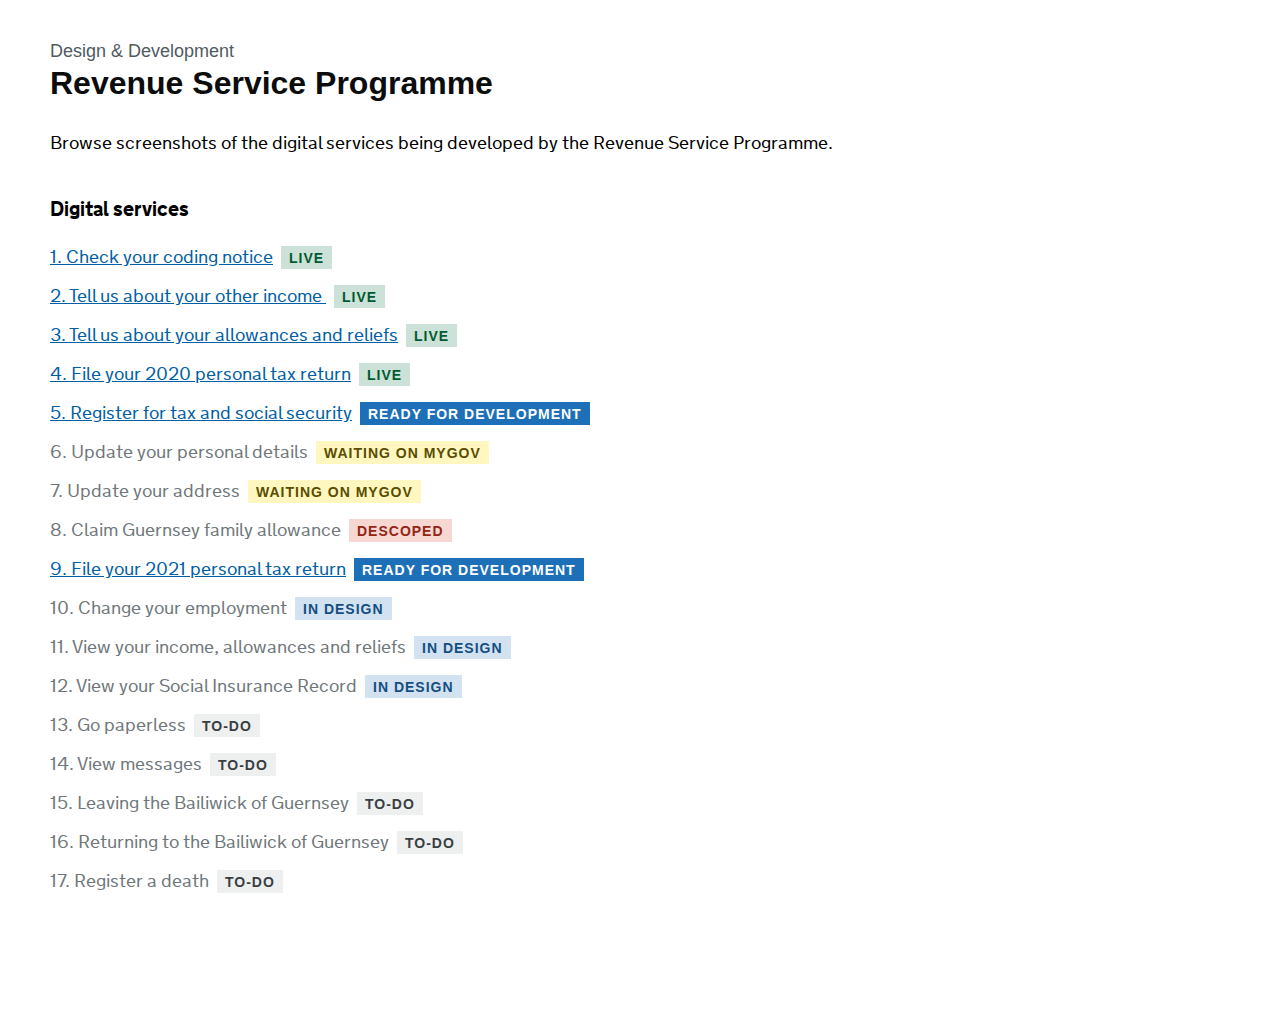
<file: index.html>
<!DOCTYPE html>
<!--[if lt IE 9]><html class="lte-ie8" lang="en"><![endif]--><!--[if gt IE 8]><!--><html lang="en">
<!--<![endif]-->
<head>
  <meta http-equiv="content-type" content="text/html; charset=UTF-8">
      <!--[if IE 8]>
    <script type="text/javascript">
      (function(){if(window.opera){return;}
       setTimeout(function(){var a=document,g,b={families:(g=
       ["nta"]),urls:["../../assets/css/fonts-ie8.css"]},
       c="assets/govuk_template/javascripts/vendor/goog/webfont-debug.js",d="script",
       e=a.createElement(d),f=a.getElementsByTagName(d)[0],h=g.length;WebFontConfig
       ={custom:b},e.src=c,f.parentNode.insertBefore(e,f);for(;h=h-1;a.documentElement
       .className+=' wf-'+g[h].replace(/\s/g,'').toLowerCase()+'-n4-loading');},0)
      })()
    </script>
    <![endif]-->
    <!--[if gte IE 9]><!-->
    <link href="assets/css/fonts.css" media="all" rel="stylesheet" type="text/css" />
    <link href="assets/css/main.css" media="screen" rel="stylesheet" type="text/css">
  <title>Revenue Service Programme</title>

</head>
<body>

<p class="app-header"></p>

<span class="govuk-caption-xl">Design & Development</span>
<h1 class="govuk-heading-xl">Revenue Service Programme</h1>



<div id="content">

  <p class="intro">Browse screenshots of the digital services being developed by the Revenue Service Programme.</p>

  <h2>Digital services</h2>

<ul class="exemplar-list">
  <li><a href="exemplar/2/index.html">1. Check your coding notice</a>&nbsp;&nbsp;<strong class="govuk-tag--green">
  Live</strong></li>
  <li><a href="exemplar/3/index.html">2. Tell us about your other income </a>&nbsp;&nbsp;<strong class="govuk-tag--green">
  Live</strong></li>
  <li><a href="exemplar/4/index.html">3. Tell us about your allowances and reliefs</a>&nbsp;&nbsp;<strong class="govuk-tag--green">
  Live</strong></li>
  <li><a href="exemplar/5/index.html">4. File your 2020 personal tax return</a>&nbsp;&nbsp;<strong class="govuk-tag--green">
  Live</strong></li>
  <li><a href="exemplar/1/index.html">5. Register for tax and social security</a>&nbsp;&nbsp;<strong class="govuk-tag">
  Ready for development</strong></li>
  <li> 6. Update your personal details&nbsp;&nbsp;<strong class="govuk-tag--yellow">
  Waiting on MyGov</strong></li>
  <li> 7. Update your address&nbsp;&nbsp;<strong class="govuk-tag--yellow">
  Waiting on MyGov</strong></li>
  <li> 8. Claim Guernsey family allowance&nbsp;&nbsp;<strong class="govuk-tag--red">
  Descoped</strong></li>
  <li><a href="exemplar/7/index.html">9. File your 2021 personal tax return</a>&nbsp;&nbsp;<strong class="govuk-tag">
  Ready for development</strong></li>
  <li> 10. Change your employment&nbsp;&nbsp;<strong class="govuk-tag--blue">
  In design</strong></li>
  <li> 11. View your income, allowances and reliefs&nbsp;&nbsp;<strong class="govuk-tag--blue">
  In design</strong></li>
  <li> 12. View your Social Insurance Record&nbsp;&nbsp;<strong class="govuk-tag--blue">
  In design</strong></li>
  <li> 13. Go paperless&nbsp;&nbsp;<strong class="govuk-tag--grey">
  To-do</strong></li>
  <li> 14. View messages&nbsp;&nbsp;<strong class="govuk-tag--grey">
  To-do</strong></li>
  <li> 15. Leaving the Bailiwick of Guernsey&nbsp;&nbsp;<strong class="govuk-tag--grey">
  To-do</strong></li>
  <li> 16. Returning to the Bailiwick of Guernsey&nbsp;&nbsp;<strong class="govuk-tag--grey">
  To-do</strong></li>
  <li> 17. Register a death&nbsp;&nbsp;<strong class="govuk-tag--grey">
  To-do</strong></li>
  </ul>

</div>

</body>
</html>
</file>
<file: assets/css/fonts.css>
/* The below comment needs a ! so that the copyright message doesn't get removed during the minification step. See: http://sass-lang.com/docs/yardoc/file.SASS_REFERENCE.html#comments */

/*! Copyright (c) 2011 by Margaret Calvert & Henrik Kubel. All rights reserved. The font has been customised for exclusive use on gov.uk. This cut is not commercially available. */


@font-face {
  font-family: 'nta';
  src: url([data-uri]%2BCEdERUYAAAGwAAAANwAAAEAD3wLwR1BPUwAAAegAACLQAABXThDsfPdHU1VCAAAkuAAAAfcAAAeuki%[base64]%2BiBehobXR4AAFsJAAAAjwAAAOY0rJl22xvY2EAAW5gAAACiQAAA6QBS32sbWF4cAABcOwAAAAgAAAAIAL%2BEVZuYW1lAAFxDAAAAg0AAAZF16Gv13Bvc3QAAXMcAAACEQAAAufluvPgcHJlcAABdTAAAAE%2BAAAB5YjwzmcAAAABAAAAAMw9os8AAAAAzJK%[base64]%2BOJjnRkRZZlRaPR7Pmtdc7vxHEcLnjr773P3muvtfb3rdc%2B388OY0IIU8LysCqMPY%2BfMP1%2F%2F7d%2F%2FPswP4znfMiyEK%2FPCeP%2B9o7vnxfmfO%2BW1fxefct1%2FK5cHfO%2FfvzA34dJ8ShpfBjLflyYurBh5eVhzMKFKa%2B3x1w75vCYoTH%2FMebw2OXjHh%2F3m3Efj%2FsUHR2%2Fc8L4CVMm3DXhswnHTrvxtOrTBiZez3bLxO0T%2F3PSf0yeM3nJ5OVTnp6ymW376ZtPr49Hp%2FdPnYX%2Bfdr4aedMWz3t3unHzlg%2BY8WMd2bUnflp1eVVa6qeq6qtqq%2F6t6rBmfNnXlo1yP7aqjUzH565beYnMz%2BbOTj727PXz3lyTt2c%2Fzv3k7n%2Fb974edPnzZq3aN7fUGZ5m7yEspeUtlT25lK5xzfKTduMFfPPoUy3esquL20Lro%2FlDts%2BK22U%2FOTkJVX104%2FN%2FvaMFXOenLFiwZp4rOI5bPPpgmMLx477OP6mfovCV8KErBimoAuy1nBZdiB8K8uFxdn%2BsIT9smxvuCbrDrdlHWFtdjCsy9rDHewfJO0G9BDaiB5Gj5D%2BJdLXcf1D9Ac%2BN5D%2Bj5zbw%2Bc%2FsT%2FAuY8418z%2BY%2FY59n9m38K1T0jzLyiPJoRx1GhydiRUZfvC3KyF3O%2BnFczP%2BsKZ1LiJGjdR0xZq2kxNO6hpDbUsUoMaSu6g1BpKrKHEDkrroKQOSqmhhN2UsJuWeTo5zMwawyzqPidro5StYV7WE87KGsICcl7IuQso76KsLlyKLkdXoG9m%2BfBtaracNCuy%2BvD9bE%2B4mv01pF%2FJ8Q3U4kae4Sa0ivM3s7%2BF87eyX41uw8ZrKHst19ahH1Lm%2BqyATfuwaR827cOmfdi0LzxKeU%2BjZ9CzaBN6Dj2PXqAOL6Jfo9%2Bgl6nPK%2BhV9Bp6HW1Gb1BGNXoTbUFvoa3U413229B7aDvagXahGur2PqpFH6DfU1Y95xvQR%2Bhj9GdEX%2BTqVdj%2FTiwyDVvtpf1sDkuzo9ikiC2KPHeR59rLc%2B3lufbyXHt5rr148xfhd2E6Hl2cbaKXz8p6w2zSzqfdLcY%2BS8lxbdYfbqdtPIJd%2F5J2cD4eylNKI6U0Yv0%2BrJ%2BnpDzWz1NaB1YvYPUCVs9j9QKl57F6AasfwuKxJo3UpJGaNFKTRmrSSO5bsFwfluvDcn1Yrg%2FL9WG5PiyXx3J5LJfHcnksl8dyBSyXx3J5LJfHcnksl8dyeSxXxHJFLFfEckWslmdEm0op8bku4BkX05eWkMMy2txVWO9Onu1Bzm9AD6GN6GH0CH57iTR%2FIO0f2f8JHeC4GeVQC5%2FH0Go7wmzybyXvAnn3kneRvDvIO0%2FeneRdIO8CeRfIu0DeBfLuIu8O8i6Sdwd5d5B3kbyL5F0k745wNn3sEH3sELm34J3omd5UymUcfwvbLKYFLeFpltE%2Fr6T1XcXnO7nzf6LRS22n1H2U2k2p%2Byh1H6V2U2o3pXZT6j7aQek5jpwyh%2Fi0B8up%2BspP20XZ7Z%2FztB2U21V%2B2i7K7RrxtF1hZjgjWxlm8KRnsq%[base64]%2B57x70AKPOYUbpv04jz%2Fw0ZxWxxyD17klPsYSSlmZD1L0ZuzSE73F8Dbn%2BgP216Dp0PboB3YhuQjejW9Fq0t1GKWs4XsvxOnQ7n%2B%2BgjB9yrtRXi9ijiD2K2KOIPYrYYwB7NIffkuZt9M%2FoHfQ7tBXVoPdRLfoA1XHPh2g3x3%2Bgvg3JN83MkUVs2YwtjzDORh8dYayNfjrCeBt91cwcWQynpfa1mFH2KvYrKT32u0ewwiSu7E52WIo9rsJat5P%2BTtpxbAeHuWMs6ft4ut5wM57ppN3fT5u%2FnzZ%2FCFvuYa4bYq4bwqYbmO%2BGmO%2BGmO%2F6GW33M9p2Mtp2Mtp2YtOj5NSDDfPYMM%2BI24kd84y4ndgyjy3b02y8hnzXsi%2FZsgNbHsWWcYTYgx33YMc92HEPdtyT5oRHKe9p9Ax6Fm1Cz6Hn0W%2FJ42Xq8Qp6Fb2GXkeb0RuUW43eRFvQWyjOL1upy7scb0Pvoe1oB9qFaqjb%2B6gWfYDqqNuHaDf3%2FJ7y6kkTfbOHc9Ef0RfRD5%2Fw%2BSA2a0fjU9uO%2FXxludWM46jA0SDPOxS%2By%2FUC1jtKSxzEggUsWMCCBSw4lGbIH3D%2BWnQduh7dgG7EpzehVaS7mf0t7G9lv5r0t3HfGo5jCev4fDvHP8RD0f%2B%2FRS9T1ivoVfQaeh1tRm%2BQRzV6E21Bb6G3Sf%2FP6B30O7SVvN7l%2FDb0HtqOdqBdqIZr76Na9AHaTfp6zjdQh4%2FQx%2BjPqXWO4%2Bw0arSSXryWPvhjzt6DpnMlx5V7GQM6U%2F8%2Fj5Ya5%2F8rWWGspIWupW%2F%2FmPP3oPv%2BcxL9%2FV5a7b1hMlasS%2F39eNvePaxt7ydVf1hK%2Fm2k3E9rbk%2Bt%2BbJsI3f0MyoMcdcRRoXu8B2Or0rrhwH80YM%2FevFHT%2FLajTzTTWgVn29mfwvXbmW%2FmjxKI%2BxorfZeen83dh%2FA7gPYfQC7D2D3Aew%2BgN17sHsPdu%2FB7j3YvQc7D2LnHuzcg517sHMPdu7Bzj3YtIdRYYgRoZvRoJvRYIiRYIhRYIgRoJseHGe%2BlVjwtDQXxk9xblnLtdt5xjux0DQs0YwVmrByQzif9cHK7A5S%2FIQU91f88Uj2FC2mnX5yJd78EWvu2JZXpp4anzemaA3%2FnbwOsBLvYKzYxBx5gPFiU5ojZ1LT2ZQ%2BB8UV%2BjzuPotaLMBqCzl3NjU5B53PvXFteBHHl6LLWHFdzv4K9E3SLWdVviKrxhNb8EQ1PSOuHbfgjVq8UYs3qvFGLd7Ygjdq8cYWekGBXlCX1ojr0pP3MLbEntDC83WHu2kF97Affe35BONMF%2BNMF%2BNMF%2BNMF%2BNMF%2BNMF%2BNMFzbJ480avFmDN2vwZg3erMGbNXizGm9W481qvFmNN6vxZi3erMab1XizGm9W481qvFlNr6mj19TRa%2BroNXWMMQOMMbH31DLGdOHtanpQN2PMAL2om17UTS%2FqZowZYF1xgHXFAcaaTYw1m8JnsWWnPjQZC1fhm5lYIa6a56C55HYWHljA8UJ0fhqT9iRf2qceyV7j6TopPRf%2BJr1hzcD%2FF%2BGDS9Hl6AoU58wV%2BKw01nfgj0PktD%2FNoaW5c6Ayd67iepw%2FS%2BP%2BEH5pxi%2Fdqd%2Bvo43cge4mzaPk%2BzR6Bj2LNqHn0PMozptvkKYavYm2oLdQnDvfZb8NvYe2ox1oF6qhjPdRLfoA1VHOh%2Bj35FfP9QaO96CP0Mfoz%2BgT1Mrzfoo%2BI81cLLAXW8bxYiu2bGNcivbsxJ6HsOfb5bfBHDbtwKaHsGktlljP023Hrm9j1wPY9QB2XcdTNNCTZlGLVuz70zQPHEq9cjd2voa3zWbKaKKMHPnnyX9bef2zl%2FwPkn%2F0xG48sRtP7MYTu%2Bkd7bxpFukhB%2FBIHR7ZjUfq8EgHuR%2FBC314oQ8v1OGFPrywGy%2F00UNa8UQTnmikBtvSW%2BajXHsaPYOeRZvQc%2Bh59AJlvIh%2BjX6DXqa8V9Cr6DX0OtqM3qCcavQm2oLeQlsp713229B7aDvagXahGsp%2FH9WiD5J3duOdupPeJOfxtrGPt419aWb4FjVfTOoleGQZnrktzaexf8dV8lZ83YuVexkl2xglt%2BLnXkbKrYyUbYyUbYyUbYyUW%2FF3b%2BVtP84gvKOmOaeT3Hcy5xxk3IxroSHmmSPMIPsZN%2BMau5QqroO3MGscKqesL7%2BPHkkzwQP0tke4dpi6xlVXM3fEdUAtqePstD%2BtB%2BJ6%2FzDljklr0qlp1Xoedy3GJ%2FEt%2Bcr0pha%2FCRhIq4WY%2FoHyivIwpYyjhUZPD3KmOT3DwfKcuT3lWLr%2FSPkZjnJPK%2FcsTnNvK5%2B6qVtpzu1OM%2BeV5B3Lui%2F7J9L3kKIn1aqeXDtIUU2u7aTKp%2Fl1bVpd9KU5Nloovn8d5ngKeebTXVXprkHu2s0d75TXok2krE6rzVjjHHnHebueVIPlN8UDqcZaJ85oAyn9xPITFpIlS%2BkL6QkPU9Iqyj2Yyp3BE1ZR9wu4%2B0JSfQVdjC5BX0WL0GXY6Gvs%2FwL9Jfo6%2Bgb6q%2FS28BNKKJbXBQ20sp2sC6Itt9HX4jqtSF%2Frp6%2FFmego%2FSt%2Bk9FPv4rPt58RLX6XkGdmyTOz5JlZ8swseZ67Pvyc%2Bx9Dv0C%2FRL9Cj6Mn0JPoKfQS5b3M%2FhX0KnoNvY42ozfIuxq9ibagt9C7aBt6D21HO9Cu9P1CsbxW2EkP2DlirbCT0a6f0a6f0a6IBYvJHw1YrvT%2BuJQ%2BFv28MjvGUzVT%2B52k6gvXYt9o16E0M3yF%2FcXokvRm0Id9h7DvELYdwrZD2HYI2w6l2eMb6Y2hDxsPYeP709hVeiuL7%2BnV2LW7vN7qTqPjKvZxjXU3x3GG%2BDn3PYZ%2BgX6JfoUeR0%2BgJ9FT6e1g9Flk5Bj2EuW9Qf7V6E20Bb2F3kXb0HtoO9qBdqHSzNFd%2Fp6gGntWj%2FieoBp75rFnHnseSr3LnrAXm%2FamfreU8aNk04GyTevT2jS%2BJ8QUpfe1w9y%2FnBkhX5518swIcUW8nxmhyIzQyozQyYzQjQdyWD2HdXNYNseM0F2eEbqwZg5rtmDNHDNCV5oRVnF8C%2BdKbwptzABxZbifGaAZC%2BewXg7r5bBeDuvlsF4O6%2BVGmQG6aJ1dtM4uWmcXrbOL1tmFRXNYNIdFc1g0h0VzWDSHRXNYNIdFc1g0h0VzjP4HGf0PMvofZPQ%2FiIVzWDh%2BJ9zM6N%2FM6N%2FM6N%2FM6BjfkabSYnZW3uGXYceXUHw%2F%2FiP7P6H4XhzfieP7cAufx2Kx3jCf1euY9CY1IX1PNZurc7DSfEq6gVQT0nfZS9P313E860zfrf2MsaOJNp7Hwi208TxtPE8bz2PtFtp4njaeZwxpop3naed52nmedp7HEy208zzeaKGd5%2FFIGzX%2FGV7JpRljCavEpemb842MKQfS3P090qwgr%2B%2Bjq9E16fvKJlZUbbz7tfHud4yVVRv1bWFOb2NOb8OTTczpbXiziTm9DY%2Fux6OteLSFJzmAR1t5mra04n2QNBvQQ2gjejiNwXHOb6FP5elTefpUnj6Vp0%2Fl6VN5%2BlSePpWnT%[base64]%2Bk56CbnHKMNVaU08mL7fWMuosY7%2BfQfp76Q1PkiZG9BDaCN6GD3KtZ%2BT9jH0C%2FRL9Cv0OHoCPYmeQk%2BT7hn0LNqEnkPPoxco%2F0X0a%2FSb9N1bDWugAmugAtYpYJlWLNOfIh57%2BFyKerRinX6s04p1%2BrFOK9bpTxGQT0jzLxznUZwVxobzwvnhcFgQLk0zbCnqspPVbnyLfid9p7%2BcZ1vBfPF97r86fTPXTAttpHXWpJjG3eT%2FIGk3oIfQRvQweiRbTWvppbX00lp6aS29tJZeWksvraWR1tJIa2mktTTSWhppGY20jEZaRiMto5GW0UjLaKQFNDLqtqbvr2JEYH36nuHEuq5M4%2B3qOC7ElVMI9P3TGBsmx%2FfhcEaYyWpodjiHT%2BczZsxlBL4mfDP8gG1ZuD7cHL4Tbg3rw9%2BGO9muC3exXR%2F%2Bju2GcDfbjeE%2BtpvCT9lWMX48xx3Ph7fCPaz6d4QNYVf4MDwWfh8aw1PhQMiHF8JngXeZMOayZSlSeU64esw%2FjPn38Q%2BP%2F7fT1k2cMrF%2B0pZJhyc%2FO%2BWiKZ%2Be%2FtjURdMvmlFb9eKsO%2Bb%2B41n%2FZ0HdwgfOGTz%2F6gvXXdh44b9esuWrx5iTY5TOSJ3ROiN2Ru2M3Bm9M4JnFM9IntE8I3pG9YzsGd0zwmeUz0if0T4jfkb9jPwZ%[base64]%2FUUfPT927GZY3NGp81Rmuc1lit35n5vZnfnfn9mfFbY7hR61N81hitcVpjtcZrjdkatzV2a%2FzWGK5xXGO5xnON6RrXNbZrfNcYr3FeY73Ge435Gvc19mv81xiwcWBjwcaDjQkbFzY2bHzYGLFxYmPFxouNGRs3NnZs%2FNgYsnFkY8nGk40pR30txZWNLRtfNsZsnNlYs%2FFmY87GnY09G382Bm0c2li08Whj0saljU0bnza2aHzRWHXUohSpNlptfNSotZFro9dGsI2ZGok0GmlE0qikkW2j20a4jXIb6Tba7bud73dGvqOWpei3EXCj4EbCjYYbETcqbmTc6LgRcqPkRsqNlhsxN2pu5PyLPWl7JaJuVN3IutF1I%2BxG2Y20G22PmjHMF0cqkfcvU4NF6Tsbo%2FJG5o3OG6E3Sm%2Bk%2Fst5taMSxTeSbzTfiL5R%2FdG92pV0cYryG%2Bk32m%2FE36i%2FkX%2Bj%2FxIAUgCSANIAEgFSAZIB0gESAlICkgLSAlGLKu3r5J5RqBAEUgSSBF%2FOhr0VykDSQNpA4kDqYPQ%2B3J70tfQNqSSCNIJEglSCZIJ0goSClIKkgrSCxILUguSC9IIEgxSDJIM0w%2Bg1bktaVLFpZBvkG2Qc5BxkHb6YLXsqDIQchCyEPIRMhFyEbIR8hIyEnETUo%2Bn7YckG6QYJBykHSQe%2FKZF4kHqQfJB%2BkICQgpCEkIaQiJCKkIwwwiMhISUhKSEtITEhNSE5IT0hQSFFIUkhTSFRIVUhWSFdIWEhZSFpIW0hcSF1IXkhfSGBIYUhiSGNIZEhlSGZIZ0hoSGlIakhrSGxIbUhuSG9IcEhxSHJIc0R9U5iMeQxZDLkMmQz5DNkNOQ0ZDXkNWQ25DZkN%2BQ3ZDjkOGQ55DlkOuQ6ZDvkO2Q85DxkPeQ9ZD7kPmQ%2F5D9kQORAjKobWTe6boRdNkQ%2BREZETkRWRF5EZkRuRHZEfkSGRI5ElkSeRKZErkS2RL5ExkTORNZE3kTmRO5E9kT%2BRAZFDkUWRR5FJkUuRTZFPkVGRU5FVkVeRWZFbkV2RX5FhkWORZYl6sHSd7FZiVmRW5FdkV%2BRYZFjkWWRZ5FpkWuRbZFvkXGRc5F1kXeReZF7kX2Rf5GBkYORhZGHkYmRi5GNkY%2BRkZGTkZWRl5GZkZuRnZGfkaGRo5GlkaeRqZGrka2Rr5GxkbORtZG3kbmRu5G9kb%2BRwZHDkcWRx5HJkcuRzYl6IFEykjLSMhIzUjOSM9IzEjRSNJI00jQSNVI1kjXSNRI2UjaSNtI2EjdSN5I30jcSOFI4X2zMuLdC50joSOlI6kjrSOxI7UjuSO9I8EjxSPJI80j0SPVI9kj3SPhI%2BUj6SPtI%2FEj9SP4Y0TOqJwUU9VEic6RzJHSkdCR1pHUkdqR2JHekdyR4pHgkeaR5JHqkeiR7pHskfKR8JH2kfSR%2BpH4kf6R%2FJICkgCSBpIEkgqSCJIOkgySEpIQkhaSFJIakhiSHpIckiKSIJImkiSSKpIq%2B2LckT1RoI4kjqSPJI%2BkjCSQpJEkkaSSJJKkkySTpJAklKSVJJWkliSWpJckl6SUJJikmSSZpJokmqSbJJukmCScpJ0knaSeJJ6knySfpJwkoKShJKGkoiSipKMko6SgJqajHEtsk3yTjJOck6yTvJPMk9yT7JP8kAyUHJQslDyUTJRc1fOUc%2BSgZKTkpWSl5KZkpuSnZKfkpGSo5KlkqI%2BFGw42IGxU3Mi5jJWclayVvJXMldyV7JX8lgyWHJYsljyWTJZclmyWfJaMlpyWrJa8lsyW3JbslvyXDJcclyyXPJdMl1xX1fOKtZK7krmSv5K9ksOSwZLHksWSy5LJks%2BSzZLTktGS15LVktuS2ZLfkt2S45LhkueS5ZLrkumS75LtkvOS8ZL3kvWS%2B5L5kv%2BS%2FZMDkwGTBpAEkAqQCZMOM%2FxoDNg5sLNh4sMyY3JjsmPyYDJkcmSyZPJlMmVyZbJl8mYyZnJmsmbyZzJncmezZ531nfnli0eTRZNLk0mTT5NNk1OTUZNXk1WTW5NZk1%2BTXZNjk2GTZ5Nlk2uTaZNvk22TcTow7xciorJS8lMyU3JTslPyUDJUclSyVPJVMlVyVbJV8lYyVnJWslbyVzJXcleyV%2FJUMlhyWLJY8lkyWXJZslnyWjJaclqyWvJbMltyW7Jb8lgyXHJcslzyXTJdcl2yXfJeMl5yXrJe8l8yX3Jfsl%2FyXDJgcmCyYPJhMmFyYbJh8mIyYnJismLyYzJjcmOyY%2FJgMmRzZ6CvPnRWuTLZMvkzGLOq3iSCTIpMkkyaTKJMqkyyTLpMwkzKTNJM2kziTOpM8kz6TQJNCk0STRpNIk0qTTJNOk1CTUpNUk1aTWJNak1yTXpNgk2KTZJNmk2iTapNsk277MvP6%2F2%2B0jhScJJw0nEScVJxknHSchJyUnKSctJzEnNSc5Jz0nASdFJ0k3ejfzVdXyDrpOgk7KbuoxxMtJzEnNSc5Jz0nQSdFJ0knTSdRJ1UnWSddJ2EnZSdpJ20ncSd1J3knfSeBJ4UniSeNJ5EnlSeZJ50noSelJ6knrSexJ7Unuff583VXheaT6JPqk%2ByT7pPwk%2FKT9JP2k%2FiT%2BpP8k%2F6TAJQClASUBpQIlAqUDJQOlBCUEpQUlBaUGIyal3hBmcHh34ZHdlB%2BUIZQjlCWUJ5QplCuULYwakol2heZQrlC2UL5wqj%2BRBNKFEoVShZKF0oYShlKGkobShxKHUoeSh9KIEohSiJKI0okSiVKJkonSihKKUoqSitKLEotSi5KL0owSjFKMkozSjRKNUo2SjdKOEo5SjpKO0o8Sj1KPko%2FSkBKQUpCSkNKREpFSkZKR0pISklKSkpLSkxKTUpOSk9KUEpRSlJKU0pUSlVKVkpXSlhKWUpaSltKXEpdSl5KX0pgSmFKYn651XhThdKU1JTWlNiU2pTclN6U4JTilOSU5pTolOqU7JTulPCU8pT0lPaU%2BJT6lPyU%2FpQAlQKVBJUGlQiVCpUMlQ6VEJUSjXolkaLSohKjUqOSo9KjEqRSpJKk0qQSpVKlkqXSpRKmUqaSptKmEqdSp5Kn0qcSqFKokqjSqBKpUqmSqdKpEqpSqpKq0qoSq1KrkqvSqxKsUqySrNKsEq1SrZKt0q0SrlKukq7SrhKvUq%2BSr9KvErBSsJKw0rASsVKxkrHSsRKyUrKSstKyErNSs5Kz0rMStFK0krTStBK1Uasqb2GRUZVTlVWVrZWvlbGVs5W1lbeVuZW7lb2Vv5XBlcOVxZXHlcmVy5XNlc%2BV0ZXTldWV15XZlduV3ZXfleGV45XlleeV6ZXrle2V75XxlfP9LP1%2Fi3PCuDA5nB6mhaowM8wJc5n1zwrzw4KwMJwfLgyXhMvCN8LisDR8N1wZ1obbw%2FpwV7gv%2FIw3kMYwdvp3I3k75V%2BnvhgWkT5k27Mj2RDKZd1ZPqvJ6vm0mc%2BD2bbsUFbI2tL1uAY45Q89o6LSZ9pi5dOwNIOfk0flGtbkE%2BPbCVc4Qw2o42A2wDaYdfEuO%2Fz%2BIurP%2BrjWNyLnIlvP6GWN8hx96Y6UNyOOOQzQqsullGsz6B3D7i9wvhivlK%2F2Hy%2BRHGL9j1bOxKcYGFkXPDCUdWDtfNZw%2FFz63cmzN5bPHBq9%2Fly5N5VSzBrx3dbshewnfNqQbUhXOrOj2e5k3doT7XFSLsd90ZPqvu%2FEKxVflDwxSFkn%2BqKTp%2BguHw%2BlZ%2B2sXOtPZ46yP1K2w5DpTsgjpuoo1SDdVa5xKrV8ruz1gZI3RvhiPboTO%2FRk96XPd6HqdNSc3c0sx1W0hbEiZD9CdzAKhawh2xn3KV2BWhaG5VixGU9XSKWX2kQh1eEo%2FaTnuH%2FTlfqU45B9J33uTHWOPSruD6CDrGFCUldWm9IdYVVXumM1WpPtzfZldenzcrQpWjPbn22Mz5P9D%2FQaI2XIfopeyp5IrWhPtrKcQ%2FR3X9ZLDXsr9eotP18fbwjD61sMJ%2F1EH5SPBrJj2V2p1nemz23l8%2F2l5zjVjz05tfaj%2BKQ7PlO5lQ6VrBntlJ67r2zfymhT7tcx3bFS%2B8uuTOfvIq%2BKfzg6xug4evlDJ51JHuYdZeT5wsgzo%2BZ3Yo%2Bt5D6sb5%2FQCtKZ%2BOwHj99Bi10TU2VfT3ZtLl%2BJltydnuboSbn3m%2FPwvpZs0hFG%2FODt5spx2TOxXZyULo0xjnJf7MeeXPbUlvT7tZNSHYzeLB%2F3jD7alHIq98lNw3P1Ku2hNEZ0nlxCOdXAKc4f98VJY315DMuXx5c4kt0bLZnVDW%2FF5TGlffT84zhUOSqkMbs71bPTK%2BRXGiO7T5lDpe%2Bl1rsmHa1P7SF5lFxje9h%2F4vMMf%2FJKDzya8lif%2Bsrq1LNypREx9az6NALYs46PAie19nK%2FWHnS%2BZN6yglXW9De0Z5rRLrtlaPNI64wr8VxuPL54En3xlGslfXZqXIoDvfI59S1%2FpQ5HDk%2B%2FsX2EGt1PLU9EQ%2FXVvrxP5X3T4wYEQbx5t%2Blo9LMY18ulm01yupjFP8%2BcWJ9v9xPah0%2FSkf3Dy8xnc%2BdosTSmmf4Om5j%2Br1l5DiUnqTNcWeYTQvmXHnm%2B5I9akeUVLJl3nXMcd8fX1WlkS3uS%2F3iheHeTa2683hLHvEUY8KEkA8XVE4dPzqXlfK5o93Fz0y24z9jwtj013LjyWtC%2Bpu5iWkf%2F%2FfmJNbfU1iBT%2BV4GpoezjghpxnhTNbms8Ls%2BJ87w9mszUur87PZzuFaYJV%2BUfhKuJijS9Cl4auj1mjuKWoaWPGf%2FDOOOo8rbxMq26TKFus9tbxNT7V0m01tZ5e3%2BeUt1tQt%2Fp3exeXtUrb5lDCbJ7%2BEfC5NeY32E6%2BrmO4stvg3leem36Xnm1f21eTKXcePzqWep%2FJVqVbxZw65nYbOq%2BwXlD%2BVPkdN48mrSDsLnT7CqjOp1dj0f1TP4PdZeGkhv8dRs3mcm8e5efh6AlYKyXMTefrRfmafoqbR%2F%2F7MqWyhUufh22mVLV6vKm%2BnU5%2BZw7axlW1heZs37FxA%2BnUi20JyGsuTn0k%2BE9HoP%2FG6iulKbWQM9p%2Be%2FtPsuTzf2elvSGObiv%2FFdgrnzyD12NRSJtDHLuC%2Bi2ghk%2FD15eRyRfg2%2BS1hOyssC9%2FBbvFvSxeGH4SbSXtrWMN76jq2r4c7wg%2B5I%2F496RXpL0n%2FKjwYngvfDM%2BHl0j9ctgRbgq7wp%2FCj9LfkP40%2FQ3pL%2F8LuCIXk3ic1ZXfShtBFMZ%2Fs4lpG60VFSlBwhJCESniRRARkWotCC0iIZQivQkNIjamGtI7ERHxyssiRXwEkdJnKKX0CfzT9rJP4GXBfrOzmNCGbkHxzy4zX%2BbMN2fOyZ75BgMkmWYbz9dDe7lYq%2BATl53T0wANHjF6iI3PPvHpeZwvqC%2Fkn6r%2FgxMvFss1UnPV4iv8ytvFKqNvqqUKEwHDPm2WRQsJbnGbO9q7Vba7tIc%2BbG%2FoIEM%2FOUaZ5BkFXlKiTI0VNtjiHbuBN8O6%2FKBVW3wILV8Di%2BGnQ9MWYjbEQoi7If5y6NUcxuIh7jmMlx22TDpM5Nw%2BiSntmlSr6rVxDzKjzAwptc4w23vBTEbZe%2FrVRa9szTl2dZ3jiZHkgGVeK%2BtDjjjmG9%2F50cRPt1r2zJP12%2BinziaYMxo5bn3OnM13y5om9xfDflkbCYpoWaMDRRJrWKfKUMUM6Uv938oof%2FdVIRmGVZWlc3mM2ielOswyov9%2BTpV18TtF7d%2BrmnqgGs8zz6qq%2BrIiiIorrbPZx5jO3QJrUoa9K44sKl5fStLPI56Ls8579vl0LSOOyiMjPXwotXhBRTq3I037rHN%2FczKJyi8rVRuQos%2ByxKY0%2FCNfxDi58Rn%2BK2%2BrZia43Rr12ASjtG6%2BZipv7xTr03EH9SalUTO0%2FgZSl%2B39AHicY2Bm8WGcwMDKwME6i9WYgYFRHkIzX2SYzOTFwMDEwMrMAqJYFjAwrA9gUIhmgAJHIw9vBgcGBaVU1ln%2FTjLks29hNlVgYJjsAJRj%2Fsc6C0gpMHADAIZ9DxQAeJxjYGBgZoBgGQZGIMnAWAPkMYL5LIwJQDqIwYGBlUGIwZrBlqGOYTHDUoaVDKsZtjIcYTjPcJfhCcN7hr8M%2FxkNGYMZK5j2MB1nOsl0l%2FmAXKvcZwURBSkFWQUlBTUFK4UChUqFNYpKiiFKQkoeSglKqf%2F%2FA81WAJppz7AAaOYKoJnrGLYzHGO4yHCf4RnDR7CZQYwlQDOPAc28ATSzQe6TgrCChIIM2ExLoJklYDODoWam%2FP%2F%2F%2F%2FH%2FR%2F8fMjD83%2Fd%2Fz%2F%2Fd%2F3f%2B3%2FF%2F%2B%2F9t%2F7f%2B3%2FJ%2F8%2F9N%2Fxv%2FJ%2F53%2FPvv79e%2FX%2F4%2B%2B8vyyPXhzQe7Hmx%2FsO3BpgfrH8x9kPEg9YHx%2FX33%2B%2B5dvDfnXuu9JkiYAIEPA%2FUAM0MCQyJDEjCs2RjgFjAyAQkmNJVASWYWVjZ2Dk4ubh5ePn4BQSFhEVExcQlJKWkZWTkGeQYFRSVlFVU1dQ1NLW0dXT19A0MjYxNTM3MLSytrG1s7ewdHJ2cXVzd3D08vbx9fP%2F%2BAwKDgkNCw8IjIqOiY2Lh4hhqGuob2nknTpk6fOYNh9tw58%2BYvXLBo8ZJlS5evXLF2zbr1DJmJSQxXGKakpz7ITXla28eQ9ex5ch7QbUcYGIoYZq0uB6WRJwxpxVeZK6q7N285e%2B7S5fMXVjFs3Mlw%2F9p1oFz%2BRQaGqsbKpvqW1rbmzi6GjgkT%2BzftPpSxb%2F%2BBgsMH9wAA7%2FjD3gAAJgCaAJQAjwCHAHsAdQDqAG8AgQENAHMCMgElAZgDgQCJAH8ANwBIAD8AugCwAK4AqACWAOkAnQB9AJUBCgB%2FAHUA%2FgCRATEAAAAU%2FskAGf%2FWABD%2FKgARA%2F4AFAWaABIEMAAWBcoABgUXAAJ4nF2QPU7EMBCFYxIWcgMkC8kjaylWtuipUjiRUJqwofA0%2FEi7Etk7IKWhccFZ3nYpczEE3gRWQOPxe6P59GaQmBp54%2FdCvPMgPt%2FgLvd5%2BvhgIYxSZecgnixODMSKLFKjKqTLau01q6DC7SaoSr08b5Atpxob28DXCknru%2Fjee0LB8vjdMt9YZAdMNmECR8DuG7CbAHH%2Bw%2BLU1ArpVePvPHonUTiWRKrE2HiMThKzxeKYMdbX7mJOe2awWFmcz4TWo5BIOIRZaUIfggxxgx89%2FtWDSP4bxW8jXqAcRN9MnV6TPBiaNMWE7CxyU7e%2BjBGJ7RflYGtcAAAAAAQACAACABMAAQBgAAP%2F%2FwACeJzkvX9YW8eZL65zjn4iCQn0WwIkgX4iQPwQEkIYMAiBwA7YxsIyxiYJxqY4tXEIMSHZOA3GISQbtyEkmLRxE4eE4NbiWKFN0rvxXmMSTHbD7telZenzre9dl5TSe5O7D0tKaezvvCNjuQ77bJ299%2F6xX56Hj2bmvDNnfrwz887M%2B85hkIwf3Pw9cZJ1mkExFETfhVg1k2mjz8QSDcW8mtjG2COxx2OZDfQ1FEC%2FxkRwDYCIZcbFu0OEffwUcYYIEVTb%2BKfEr4nPCepo%2BBrxBUG20V8QREOYQYiRe7yYqCEa0bMxhmw5RIhD5EyItBeL9pGHySfJF8jXyPPkhyTnaIghDlEzIcpOf0oRR%2Bk3VehNxwB4KqKN3g2umwAfAhxGYeH3VVdU6F0tEDAHRL8E11MAxQgYIUbZrhDDrhljZBQGsUeCPBJDYXCMx1kOkb8KnyFDJNkQ1pGZJEpohkQxT5EooWsA%2BL1fooQys4jwu5zLHER5gXuJi35%2BFvNJDPp5n3%2BFDz9xV%2BIgMP6TeCCRXpKin3dll2VkAyP8M9YnLKBhX2HDj%2BCKAEiFnwiBVHRJBKTiy2L4kV%2BWQ6DikoJskORQKZSjkMzJTiJl0lgyJTmD%2FOl7ihfS47U2pdKmlUgiv%2FGs03%2BqutF1ZwiiYKA%2FkvEKdZAicdtyGE9eIGQMpu0CS4ZaOHyccYpBNtAzDFTgGWiq48QpAgUUM1GRi1kIFnjo0U8BngUYRBA281w8ROTloeeZCDaoYCbyMLFHPEYKlunPUUWGODOZWZKcuBQC%2Fb8yPk6Mh8Os01%2F9PZn91d%2FjfHYxGMwVnE8t8eQFvoaL8inSCBAnNgrQq3QClIGLCEICYB76Ih%2F5q%2FmIR3TgYiBXiA%2B8QzO4KLAaQMeFOAhCXHGINQPImQlx7PQZDnqgE8FTgEYRyp9IHBLPhMR2%2BrwYRUC%2BeOQTh6QzIak9FC8OyRHDikMqxJvikHomxBKHElFa4pB2JqS10wf0KJ0KgGcB3tGjLO8D%2BD54H9Oj3PjB%2BwrAMISx9FB3KG3SjiuNhyqNt16DQuQRrnsUyKMw3PJokEeDPHSxFCVyRIqSO45cIak4xJihXwDmPQxQREYCmTjbLMAxAXMZKgBVoAiHxqGyicdkKBQVSwYForkoV4jT9XF6Ki4lNycuJ06P%2FnNkKfg%2FBfkQ5pJiouZGaPBPfxokak7%2FCf2dBh9pI3w33id8J4nXb%2ByF%2F5M33j9xYzcxDP8nGKhlH72Zw6xhH2RsYvgZAV7BhfsUItTKFVo2wgxFCWrrYmiPItQeAEfpJ8F1BsLEADMAxfchePI%2BILkPkRSBawbCxABnABii%2B2BsYtjDTzJeQDweLmJUA6ufB1YPsYEWQYgtDslm6FAF%2BBGEKsQhxQz96wxouwwUKAJXCLlCGeJQ0kwoyQ6tjaiMGB0zkIJzBsasTTP04U0oyr4SBL8uQfFEAKGSyGtqZ%2BjxXSiz7%2B1CjysB9gKoARYBehGEO3b17CKP0kd3rQ9bStTYynU2kCGPbN3jQB7HOk%2B4kMcFHqV4zEguhxzisQpymWYYK1At0Eoo9MsMyMgMXat0QNhbtSjsDwDcWpStRXC9BzBVi4bUj2t%2FWUs2FPPrag%2FUPlp7svblWlYbzUFP6ANAU47TKObnlVeU7yo%2FWH6snNUWPlb%2BTDmq4alyFH%2BwfKQc4lvL3eX%2B8mB5SznrKN1bDuwPUFGOyvpR%2BS%2BAnlNbDi2lRDX%2Fq%2FBhxZMK8uj4ecWHik8VVFtYpNAq0NSxTwEPqAZaiwsU0kJj0CYcM%2FyR6RcmsgEVOZT7q3FGrjhXl4tmoprcxtwjuVRDGH5QkmdyQ7kX0YNIU4WM4tDOGfqzXXhUp3uhgn4A8BYaBelnAEqhD3UAvB2D5kH%2BOH%2BSP8tf4K%2FwWQ3FMjZfzjfxnXwfP8Bv5nfwe%2FgD%2FJg2RCWYFMwKFgQrAkwlkAtMAqfAJwgImgUdgh7BgCCmjR4R4ASFk8JZ4YJwRYhJhXKhSegU%2BoQBYbOwQ9gjHBAiUr8QZaAVYBSgJQ5BVxyOHj8ZPxu%2FEL8Sj6PHy%2BNN8c54X3wgvjm%2BI74nfiAeRX82HpNKJiWzkgXJigSTSuQSk8Qp8UkCkmZJh6RHMiCBrIelE9Kr0uvSZSlQMaVSqUHqkHqltdImabu0W9ovBaoPVNOqedWSak0FVHyVRmVTeVRVqnpVq6pL1acaUgHVe%2Bop9Zx6Ub2qBiqeWqW2qt1qvzqoblF3qnvVg2pMpZnSzGkWNasaTKVRaawat8avCWpaNJ2aXs2gBhXh7QQownsJUwlzCYsJqwmYNEGVYE1wJ%2FgTggktCZ0JvQmDCTjBxKnEucTFxNVETJWoSrQmuhP9icHElsTOxN7EwURMlTSVNJe0mLSahKmSVEnWJHeSPymY1JLUmdSbNJiEXntOB4xwayRvoIf0OBeWKcucZdGyasExLSqL1eK2%2BC1BS4ul09JrGbSgmD1WRP%2BoFdNbp6xz1kXrqhXTW1VWq9Vt9VuD1hZrp7XXOmjF%2BUmdSp1LXUxdTcVUqapUa6o71Z8aTG1J7UztTR1MRamW2lCq%2BwFMAB02nL5tyjZnW7St2nBMm8pmtbltflvQ1mLrtPXaBm0opi8N0TdlQqRMHClrKmsuazFrNQtHylJlWbPcWf6sYFZLVmdWb9ZgFs5U9lT2XPZi9mo2pspWZVuz3dn%2B7GB2S3Zndm%2F2YDbmhpzpnPmcpZy1HMwNOZocW44npyqnPqc1pyunL2coB3NW3kTe1bzrect5mLPypHmGPEeeN682rymvPa87rz8Pdx33pHvWveBecWMudcvdJrfT7XMH3M3uDnePe8CNqfIn82fzF%2FJX8jFVvjzflO%2FM9%2BUH8pvzO%2FJ78gfyMZVn0jPrWfCseDCVR%2B4xeZwenyfgafZ0eHo8Ax5UMc940Cik8dg8MFKNF0wWzBYsFKwU4BgF8gJTgbPAVxAoaC7oKOgpGChAMX5cgGJoC%2BwFOMamyU2zmxY2rWzCMTbJN5k2OTf5NgU2NW%2Fq2NSzaWBTTFtYu8m%2BCQ1y%2B2BmeA2gvBjBboB3yhB4tyAIALhqEJzYBs0E8AoCxjgIaGcYaOA7A0PSUwBnYEg6CvA0gBfgxzEwQIB8tAVGiUMA54TQ2OHYidirsddjl2Nx1cdKYw2xjlhvbG1sU2x7bHdsfyxuRvG0eF68JF4T42YUa8Q2sUdcJa4Xt4q7xH3iITEqSnNcRxyU%2B724qbi5uMW41TjMGXGqOGucO84fF4xrieuM640bjEM19QAaeOjvAPwoATIIvakPOtIowCGAVwGeAOi2oGr9jvV7VlRTD0PvSQYWLwH4HoLwg7aHbehRaRpm37SptLm0xbTVNPz6NFWaNc2d5k8LprWkdab1pg2m4RKlT6fPpy%2Blr6XjEqVr0m3pnvSq9Pr01vSu9L70oXTMmPYJ%2B1X7dfuyHdeOXWo32B12r73W3mRvt3fb%2B%[base64]%2ByZOunMon9pvIb%2BfvzPQcKOOr%2F8a13Z5e7ZArJMQmmy87lkORSpKMkRXsfqJuy%2FOHdFLuxb%2BheMLMstSHkpwWAZu6IeQL4%2BxFtYfKdg98Wyvh%2FJcPmML4TTU2d9zmvR5%2FfYGMuhHHZD4l8tS5PNvdUi6XmGbCWobFaL75e3Yi6xysUxk2RhFjB9dyIVHDQ9KjRGNGWKbJQujRVCMklLDSIZUUkiqLGCAtEgguwrKlCEALK5oaHpJ%2BToG3BryZEuSdkYBgDS4EbTQD4GIiRAPQJkK0RIgG3hrwHjEjF4KjdCYAA7wzZvTgBeCDmwC%2FBmgEqMlCT7%2FwROAobQe2eAG8IvBWA3wK3pvwQAwQgrAQhIXA%2B2tgkBcAbgI0AtSUwdPqCBylb1ajsE%2FBWw1eO3hF4HoBwr4A1xe3iNE7AKw7N1wqxyJP7LqHRB5yXeZMQ5408MSKx5TUcoj5K1oL2wK%2FRjCWjALSxGOV6Mf5K1rsBNEdwVgxtQwC1woDujKbIWeYGE6Gj8FqG59lLDBWGEjmG2aMM5AMrAJxzI0gHGS0gOgehCbkMVDO5QSCXQTsTkwRc8QisUowUXI8QkVYCTfhJ1htxcIR4j1i%2FSkb9eJOopcYJCAUiaJyEqVQR%2BIUyDlykVwlcQqkirSSbtJP4hTI98j1pzgFspccJCEUpbBC4RJQcspEOSkfBSWgFqgVCkpAjVOoBEEKMkwRR9FAw5pgXWVdZy2z8EDDkrIMLAfLy6plNbHaWd2sfhYeaNiT7Fn2AnuFjQcatpxtYjvZPnaA3czuYPewB9h%2FsYipxCJmWDghvCq8LlzGIiZTKBUahA6hV1grbBK2C7uF%2FUI8VoqmRfOiJdGaCI%2BVIo3IJvKIqkT1olZRl6hPNCRCCcrFePAVT4nnxIviVTxR8MQqsVXsFvvFQXGLuFPcKx5EEwWtkGNS%2BZR8Tr4oX5VjUrlKbpW75X55UN4i75T3ygfl%2BN2KacW8YkmxpsDvVmgUNoVHUaWoV7QquhR9iiEFmnn61WfVaAn3svYtLfp5xfi2Ef0MpY6mwnQUTp9Iv5p%2BPX0Zj%2FTMdGm6Id2R7k2vTW9Kb0%2FvTu%2FHI%2F14xmTGbMZCxkoGrrQMeYYpw5nhywhkNGd0ZPRkDGSgjKvsiOU0OVhkdkw6Zh0LjhUHpnfIHSaH0%2BFzBBzNjg5Hj2PAgeeP3Incq7nXc5dz8btzpbmGXEeuN7c2tym3Pbc7tz8Xl9E17Zp3LbnWXLiMLo3L5vK4qlz1rlZXl6vPNeRC75bl4UrLm8qby1vMW8WSEi9PlWfNc%2Bf584J5LXmdeb15g3lAWohJC6cK5woXC1cLMWmhqtBa6C70FwYLWwo7C3sLBwvxu4umi%2BaLlorWivC7izRFtiJPUVVRfVFrUVdRX9FQEarfl0reLIH6LX%2BrHCp26%2BhW9HN6%2BzvbyQYGvQv6IXQ2OoGNa4YzyZnlLHBWOLhmOHKOiePk%2BDgBTjOng9PDGeDgmuFOcK9yr3OXubhmuFKugevgerm13CZuO7eb28%2FFuYuZjpmPWYpZi8G5i9HE2GI8MVUx9TGtMV0xfTFDMVgU5U%2Fx5%2FiL%2FFW88uLxVXwr383384P8Fn4nv5c%2FyIdKAelHEmHSv0BAQe%2BOn46fj1%2BKX8PrJ368Jt4W74mviq%2BPb43viu%2BLH4r%2FyxdF47JJ2axsQbYiw3Uik8tMMqfMJwvImmUdsh7ZgAzlMAF1i%2FBp9TvAyv3as8DKLxrfuJOVx%2B2T9ln7gn0FiyNsu9xusjvtPnvA3mzvsPfYB5A4QqvtuGdnTmRezbyeuYxlEmamNNOQ6cj0ZtZmNmW2Z3Zn9mfiMmZPZ89nL2WvYSGen63JtmV7squy67Nbs7uy%2B7KHkBBPSzHDv5czlTOXs5iziiV5Xo4qx5rjzvHnBHNacjpzenMGkSRPx0eY1D3lnnMvulexoM5zq9xWt9vtdwfdLe5Od697EAvqH%2BRP58%2FnL%2BWvYUGdn6%2FJt%2BV78qvy6%2FNb87vy%2B%2FKHsKAeLpgouFpwvWAZi93MAmmBocBR4C2oLWgqaC%2FoLugvwPX7F4jatAZ1i%2FBgyQiw8ovlbwAr9289C6z86vZziJWJHCJFkpyB5J%2FodiqVjIUg5MdyEUn8O8%2BZPzj7p5fPnijvasjNbegqr3gcfh%2BvsJZmqtWZpdbUMvgtI%2F%2B5%2FPE9ubl7Hi8vfwIInihPjRCkpnrh18s6%2FcdmKsZRjwi6djscu7vKyx%2Bvd5BxCTm%2BVGt5TmJiTrk11ZeT8Md%2FcNR3RWm6EI34bhqQiyhG4ObvmR8huUjE0DP28c5dYMiTkewjVtoQ5iqVCDfLi5EcFIJJ9CJI1uc3oylQu5loC20Wh7bPhLbb6cbtMGHZtsP%2BED%2FycxG2QrfNhLbZUefaBiFFShCTlCCQJCNyc4SuKBdCc1FofoTME%2FnRFiOa88Uo3CeugYBghP61%2B2F2B3j5%2FvUd5EwkUGSuixo7kWfnuqhRjzz1sF%2FPIpbp4sydsAdUbKeLIV1PcT3ybgp57MrxE56XPG96qIYwrPHINvpLkJY0sMyb8syhZV4YVn9kw3hkIUgdpXcCwUsgWAXri3EyQbsyPBWcCyJiflATJNuKeZqgLegJVgVBQkgN5gcrg7uD3wqy2uhjQdgdAojxBHGlZUbywrcr6XE%2Bei1sDaF8PMMn2sIufjlyh2EHCWWBxZfxjXwkLEzwryI%2FLbkVVYKiSkH%2BbEJS5zhLIpMYJYgKNmoQ1Qp6EnZJyiUoUTO4ByTDEN4BIupOiHYCQpkSqYQ8Gp6QXEUPww6JF%2F2EMsVjidQyisaHrOZHfnw446Gd4rEtqGprtiRC4HZcwyCnPUrBupWLkjzIPwbZtMNWu8WIoN6IZwPTpGnWtGBaMaGeqWeb5CaTyWnymQKmZlOHqcc0YBo2RWnEd8%2FE%2Bo1m4uGMKI347lWafqNV2ll7lAZifJA1nTWftZS1Blscen6WJsuW5cmqyqrPas3qyurLGsoazYrSiO%2Fe7tBvtN0xkh2lEaOhEI2a9AEXSM95sN%2Fz9elbv9H0PZIXpcHvvXMs1W80lo64ozTovS%2Flo7cNA5wEvn7F8zZiaPoYrCCfBRgFeAjge15YFvgQnAIowa5y2DwAOAN73i9WQK4%2FqJ2una9dql2rxbVVq6m11Xpqq2rra1tru2r7aodqR2ujNLhFAhOBq4HrgeUAbpGANGAIOALeQG2gKdAe6A70B84GojS41esm62brFupW6nCr18nrTHXOOl9doK65rqOup26gbrguSoPK2VuH8ucBSARQBXFOd0%2Fvnt%2B9tHttN87pbs1u227P7qrd9btbd3ft7ts9tHt0d5QG53TPxJ6re67vWd6Dc7pHusewx7HHu6d2T9Oe9j3de%2Fr3nN0TpcE5bZhsmG1YaFhpwDltkDeYGpwNvoZAQ3NDR0NPw0DDcEOURtzGGK%2Blmqh2imqgB6CjPMR%2FAjpKtwRnOGU6ZT5lKWUtBWc4RZNiS%2FGkVKXUp7SmdKX0pQyljKZEaTBDGKYMc4ZFw6oBM4RBZbAa3Aa%[base64]%2B1PPpkZpcPdNm06bT1tKW0vDtZamSbOledKq0urTWtO60vrShtJG06I0uNbSp9Ln0hfTV9NxydNV6dZ0d7o%2FPZjekt6Z3ps%2BmD6SHqWBGD%2FJ%2BCjjFxmfZXyJhyFOhiLDnOHKKM%2BoyziQ8WjGyYyXM97KiNKINxST9BuJSSM5URpcGMe0Y96x5Fhz4MI4NA6bw%2BOoctQ7Wh1djj7HkGPUEaXBFeaccF51XncuO3GFOaVOg9Ph9DprnU3Odme3s9951hmlwY3imnTNuhZcKy7cKC65y%2BRyunyugKvZ1eHqcQ24hl1RGlSYVhi4lDBwPQ7wJownryAIn%2FKcgfGkG%2BbF47BBdRSGkm6A%2FQBvbsKjfslkyWzJQslKCX5fibzEVOIs8ZUESppLOkp6SgZKhkuiNDiHpZOls6ULpSulOEapvNRU6iz1lQZKm0s7SntKB0qHS6M0OIZ30jvrXfCueHEMr9xr8jq9Pm%2FA2%2Bzt8PZ4B7zD3igNjlE2WTZbtlC2UoZjlMnLTGXOMl9ZoKy5rKOsp2ygbLgsSoNqwQdDYh3ASxXrA80mgBcAtHjIGd87uXd278Lelb040b3yvaa9zr2%2BvYG9zXs79vbsHdg7vDdKg5tv38S%2Bq%2Fuu71veh5tvn3SfYZ9jn3df7b6mfe37uvf17zu7L0ojbiNuyZcuIpaSSOWKQgokzRQkeRJIEnWZM4g7JVIOUUi5cmIpjiKJwrEUsURKsslOsEE1gOBa%2FfsLXMEiI3XjA3OFU%2Fd6Zoa71qVR2%2FKSdPnpmhvnjJXfrkg3GrPqHqvY3B7Iztp%2BeBNh09iNGnaIbXRX2tiihES9NEallDCZyR5dwQGLqu%2FvAq895if6XI0%2Ba0JyEknMqzdV7SYvOI94dR5PocGYZ5bKUwv%2F9C9ljx7cm7alsM29%2BeGd2albD5d5Dwb8hhv3Jd%2FfFFRnPN79nRyuLCGOS1EU8TKLY8xJ6vA8NATyKwE6CsR9%2BOz%2FlYiGQriRcQS2gY7DDhBsgiPRaYZxDY5yQdsE%2BRqJIwQScmaIa6CycBxWqCdYCH4KEATlhe%2BDSwvQCXAQQXiWtcBC5JfBnckqZpF3qS%2FcVlfA5LQL0nmZBceEkojaAqgsRPK858Zu8p9Zv2coqbMXGDLQU9DCWlkHOS5m1KCswmFj%2FEwo3j5eE98YfyQeSaah%2BIvxSPwTx%2BviM5E%2FxJ4Jse1jLN0yrYUVLCg5hIsFNQIUOV48JtEtjyvVFnWemmpgIEKUFH0cdtVZ7HgsLrKQuPo%2B6woqUjHPxwqwmlkdLCaSJuPZ69JkMc8vCUpaJJ0SZkP4XcllJAoiye6udbx%2Bo3X8MCdKg3qLH1QmnuXgTsGd5M5yF7grXByXK%2BeauE6ujxvgNnM7uD3cAe4wN0qD4ipBD6MFYDfAKEyUz3Ff5aKWsMK263mAc6BelCeCF%2FxU9LHol6Lfiv4AW1J6rkgpsojyRBWiXaKDomOiZ0SviN4WRWnQC6ygF3AOxx0XT4pnxQviFTHOnFguNomdYp84IG4Wd4h7xAPiYXGUBsX9lhjEWQRhOOnAC%2FG4ybjZuIW4lTicRJw8zhTnjPPFBeLgEKQnbiBuOC5Kg5KogHPZtwE60CqfQTeC3Fy5XmH0QSi0GqAeoG%2B9DugfcHGOeZO8Wd4Cb4WHX8eT80w8J8%2FHC%2FCaeR28Ht4Ab5gXpUGvc0N1jQCk8nACMZMxszELMSsxOIEYeYwpxhnjiwnENMd0xPTEDMQMx0Rp8CDFh3XHdf4yHw9SfCnfwHfwvfxafhO%2Fnd%2FN7%2BefvYMGz2PCaeG8cEm4JsTzmFAjtAk9wiphvbBV2CXsEw4JR4VRGjwpx07FzsUuxq7G4rkyVhVrjXXH%2BmODsS2xnbG9sYOxI7FRGlSsHGhEI8BbuCXfE02J5kSLolXMBTyRSmQVuUV%2BUVDUIuoU9YoGRSOiKA3M0dCSAwAnAd6EBvEBdKJWgXFWwTHjwxKyiFDEUjJCVdTxTmsgp%2Fdvu9zurr%2FtzQm0vtNRRCae%2FF9Xf1L1iPGBud%2BtdXev%2FW7uAeMjVT%2B5%2Bi89kX6fi%2Fr9z6Dfk8cuCGCswl2ergEFC9ThcY8e38c%2BzH6STTWMa9l2dhFyhD9kf8omG3BXx6pMNYKIZggeIKCn0yo14kHo7GS0s7P%2FvLOj3swKslpYnSzozazLMJZJbj2WwFgguSLBY8Gtw30m1m%2Fw4V77PucK5584v%2BP8Eff4GI6ak8rJ51RydnO%2BxXmM8yznNOcdTpQGVedZYNFcgP0ALwHIAQIAPZh33%2BNOcee4i9xVPBTwuCqulevm%2BrlBbgu3k9vLHeSOcKM0KNE3gW1NAC6An0CnN0Cbv4kgfEL8EuqBeLeZHgY4APCeeL0h6wDei4M%2BduJ2dpwwnMCYg2IegIDhqJoayiFvijfHW%2BSt4t7F46l4Vp6b5%2BcFeS28Tl4vb5A3wovSYMaNmYqZi1mMWcXdiRejirHGuGP8McGYlpjOmN6YwZiRmCgN7hz8af48f4m%2FhrsTn6%2Fh2%2FgefhW%2Fnt%2FK7%2BL38Yf4o3fQoFoIwxHtOJR9HMruBkgFGAXAI5IGwfhz4lfF58RobbEJgvxQ%2Bt0ICCQhmF1IBACRQESYkcxAMhAvH7qTlw8BL1t7%2FmUjXv5fJyO8%2FBD5PPUimndjqUMXGMpYxMuZWBkQA2QvE0EoVhziz4T4dloLy%2F8j%2FAijR7Q0xTDUxfAp2DhgRn6IGKwYSs7c7g7058DHN9mgxscmjo6xEpZpMcyvnAgpegF3JsS103YucTR8jfsFasoxHiKCMzrQ6hPM0EJMSv8OKuIdGK3h6IG8%2B8yK%2FSt4QwP9GUANwBcABJsBkUlGZF4kUVdZItdINBPzSQ1pI6m28EPkEyTZNv4BOU3OI38xr55sJbvIPhLNp9SteJRdSY9CgR%2BiCKCgWqkuqo9CfXGJWqMgNUpD2Siqje6Cwx9m5K2sW7Fx%2F%2F2ANc2aZy3BLM2JPP4tJzIQcLFOIW%2BGjsHhoGbIx1p6UHgcBH0ZKye9jTUB4LTtKILw08wXmYj3pUzcI5lTzDnmInOViXiRx2OqmFamm8lEXPpT1sesX7J%2By%2FoDnELxuCwly8LKY8GTn7A%2FYv%2BC%2FRn7Szh54nHYCraZ7WLjONyPub%2Fk%2Fpb7By6Ow1VyLdw8Lo7D%2B4j3C95nvC95OA5PwYMeB0%2F%2BbDrirU9HzDZaHQMsHfNqzLkYxNJ%2FBVoLr8BQeBL1Bkb4YeJpkOTOErgUtw%2FvcCluHe2hNL4LCg9nSSwlkB%2BTvyR%2FS%2F6BxHkjlaSFzCNx3qiPqF9Qn1FfUjhvlIIyUy4KxX6U%2BbUzDN667IMev4xVvX7C%2F4j%2FC%2F5n%2FC%2F5ODZfwTfzXXz0%2BBRk9g18tPZTwceCXwp%2BK%2FiDAL9boBRYBHkCRPMGKksYDtfw2COcEs4JF4WrQlwKoUpoFbqFzDaCMipYCg6fMLuMLhZF1qoIzaYb07%2Fv%2BvTvun5%2FY6qIUKlYp29cPHGm%2Bo8thOzGUssfq8%2BcIIojfbaXKKI%2BYp5m8Bm%2FvcCDM2764q35pw1moqP0KXBlApyBB423JiZiJkTY6YvAOo3EehemdXAA3ghD8UWAM7cOxdsih%2BKg3xviYfVR3nofPQxD7KdYooNRLFWI6K4A7AavFqDo1gMk%2F8CD0%2BC6DOAQ4t1eO%2F0kZC8E2buGYIwi4AAZWJ6NRw0uRv6v6I%2BEWEVPnwtaqHqZPi6F%2BPmNMLFlmNhyIzxMvvpDouHGGz%2B88QaqlxdvbiJeYfycoSYVF1h6Oeg3s06xQKEbCfHhGdY1mCzPgOA%2FI78mR80jrJbvkx%2BWPyl%2FQf6anN0QPi4%2FJQdyOSqzHLpdSGCPDHzF%2FEb%2BEf5x%2Fin%2BGcQTdDGMgCzxmBhN2h8mwLFDwkgCLEIS1s%2FQ49B4FAc71gzO8hg%2FdjkM8VHaNbArfI3%2FBewEM%2FhiPnl0TCBZpp9JiKiX%2F4z4hAD1cPIKDE2ROZP6y%2BbVAJYE%2F89PdpEiXIi%2FBErukfVE%2BF3VZRWorKsvgegSfp%2B6QoF2O%2FMTJj6hZU%2Bwr7Kvs5fZWNZkS9kGtoPtZdeym9jt7G52P%2FssO0qDV%2FL3uDYJw2ID1X8DzPvvSi%2BD4v0F2SUZZELxiQJqVHlFSTYYby2i0YzpKiRcKbdOe4jYhByjXO3cnieXCTN8QpnSitXnfy435%2BkNW7x5Io6XKc5PiUuyKpWp2njEa1aSQfyCfBGtV%2FfRBEXZwiHiIhg8MEDFBMHR8BHiOKxSM4liHA7TwXGAwwAXEYQzqWKKxG40pyIIF7GqgUXfYwEXkfYxglxGy07E9Fbixze2ky%2B%2BGOn%2Fp2%2F%2Bnnga8bmEsXghRg1r5RpGI6yVoSfRrwGcgmHg2q0RoI2%2BBiMtAtSpY1DWamIaYxD5GQg4E4ONPFDIkZjjMWhS%2BlAGM7UMmFo2IlufX0WIn0X4BIazjO0gqMvQxBeYl5hQyexPsFUDEh7hR3gFrBp%2BFvtJLJCIL2GrhrjLcdgO4k4OD7%2FPvYLtKHif8ICUfwnsKN4VXAbjiHfjL2M7CsklxGKuu2wgTku0qVH7h1StpPFOD3qI6snHYJCLsKdAFFwgFFgXSAG6QMVQQ3hkPIJdMCAeASgGE4hG8gjKGR0iwU0docBNbagas64NA7NyGCrcCXW9AnAM9gCsDDforWDl4pHbiiy3dFjUEFoJ8C0ArNJyDL1%2FPKLBgqbHXsjSCNZyuWP6%2BxYOuEL8E%2FE74o8QUAUcNwocJyONkPM3IedO0gcjSDPZQfaQaPERIJtJOMta13BBkyTvCvlP5O%2FIP5KQCIn48SwVBrUVJzDoCjAoj1KhADg3JTedu8H%2FMRxbMkjGiZu%2FZz7FOseQMbLYcxfiZHDGmChjo5q9BqLWRZDyxGzQNQKYAbgGYY0Ap9Z17%2BmLccB%2BceipOA6Evrgv4mB8BhH3GuhUYY0rMehZvQAwA3ANwhoBTgGJGNPZIB0bpGODdGxfgLLgGTjjVMAhzQjAKwCfAQRy1s8b5aj95OuNaUAeAx6w0UwkF4%2FxCayodBKkjVegRj1UFfCCBYaYfF4lWMC8A3NlK8D3ITRbWIL4nn4Q5jkjwADAWyAP5EhL0ZhEm8BioxlgAOAkwFtSfFBwpx6MfiM9mFFFlAaNwm8r8XCvnFLOKReVq0o8eCtVSqvSrfQrg8oWZaeyVzmoHFFGaVC0PBXKTZ66ApQQ8nWVOiyk6Kf0c%2FpF%2FaoeJ6JX6a16t96vD%2Bpb9J36Xv2gfkQfpcFzRvJU8lzyYvJqMo6RrEq2JruT%2FcnB5JbkzuTe5MHkkeQoDV4g3fNBSNg4YbxqvG5cxocZTKPUaDA6jF5jrbHJ2G7sNvYbzxqjNHjWuPezSPOkeda8YF4x4xhmudlkdpp95oC52dxh7jEPmIfNURoc404VDf1GKhrD9iiN%2BG7tUf1G2qPDmVEa1ERvYS3tcNZE1tWs61nL%2BAiTmSXNMmQ5srxZtVlNWe1Z3Vn9WWezojTiNkb4u%2BQPoftjrWADcGw2VQIcux%2FmF%2BsdbPut2%2BZcQ3jbjXdLkhtPFeYLK4Vo6MHy2nMA5wHOAJ%2BmSGGhIX0R5lbQgIGUIXwU9AHcKsyNqinVnGpRtarCbKFSqawqt8qvCqpaVJ2qXtWgakQVpRHfbSeg38hOYEQdpUETfYF6ixrz7J2mA%2FqNTAdGNFEazIEJ0wnzCUsJawmYAxM0CbYET0JVQn1Ca0JXQl%2FCUMJoQpQGc2DSRNLVpOtJy0m4CZKkSYYkR5I3qTapKak9qTupP%2BlsUpQGt7V2UjurXdCuaHFba%2BVak9ap9WkD2mZth7ZHO6Ad1kZpUHFydKW4C47rJnWzugXdig5H1Ml1Jp1T59MFdM26Dl2PbkA3rIvSwKt%2Bqv9Y%2F0v9b%2FV%2FwJ2Wq1fqLfo8fYV%2Bl%2F6g%2Fpj%2BGf0r%2Brf1UZr%2Ff5%2F1vZcxlTGXsZixis%2F6eBmqDGuGO8OfEcxoyejM6M0YzBjJiNKgLvgO6oLG7EJyE3HrJCYRNg8l2VidmonkDyYSG5nk077Ouuzsuk5f%2BTH4PVa%2Bp79tm0OpdGxr699zh%2FtkZd%2F0UxVPXXnO73%2FuCnJM91WyjPn7n3tjvKHh3Tf6mt3u5r433m1oGH%2Fjuf35ERmvCMkubCS7CBgfXODJuUwbLL%2FwVgo4IpsxRbAZcxMMILWgXxJZVdAnYtF06IxFoXngmoJNnFRwfQ6uz8G1CbnCV2L%2FKRaRd0JAOYKwLzaA5DVaDAGNsesSDxvNi%[base64]%2BDxLW5yA%2F%2FRrELy24XoCwm%2BA9D8V6AaAI4AwU6jisfRgysQy9ZtwC5mwAzwK8A%2FCxBSZ4C4r9c8t6DWJ7zbtlxjECiRkatIIklmkmIUbZGj%2FJfJn5FhOt9ngHmI8ywcdsG1cwzUwXCqSbmShRvpiADaNVyAqPDztQ67qRiDTiRKSPAUv8DmjegYz3Iu94RF%2BSaqOVEP4yhMtwYiGZPSSfoXUanPJnUE0HEYT9uqCOPBoe1I3oYMrQoSSDUJsVQKEEird0P9GRbeORYQm91ojTC39m%2FBJ0GjlGhREtf94y%2FsQIRMZJ46wREb1twdaldAXMK0GAB0BhqUyyE9SYHsFKE%2BOqSdWsakG1gqcRtkquMqmcKp8qoGpWdah6VAOqYVWUBg876gn1VfV19TKeRphqqdqgdqi96lp1k7pd3a0GBeIozTebDf7Mtky%2FkW3ZSGKUBg0ijSmodG0A%2FSlQxJSdKSCdQ0BPCp4uU6ZS5lIWU1axTMRLUaVYU9wp%2FpRgSktKZ0pvymDKSEqUBqX4tAGlc8DwqAGl8zqofQwYYd%2BsUrgb5M5KqMh6SStU5OO4It9TTCnmFIuKVSxU8hQqhVXhVvgVQUWLolPRqxhUjCiiNLiQ9yhP3mVMp9%2FImG4kKUqDq147rZ3XLmnX8CTJ12q0Nq1HW6Wt17Zqu7R92iHtqDZKg5tXP6G%2Fqr%2BuX8ZzHVMv1Rv0Dr1XX6tv0rfru%2FX9%2BrP6KA3EeDf5cvLPk3%2BT%2FK9YQGUly5KNybnJZck7k%2FcnP5J8Ivml5DeTozSoag9Cs%2BwGeAygD2ArwPcBfgzQhWqfPgTw19AOrxnOQzu8De3wAwRGtE7PLWStn91zzIVUzu3tBuJRcvpPZb2%2FervzPoN1a1tFfusOBzXM9HWNtjSff8pf%2FfrqiPX06bf3vNr3V4%2F%2Fla%2Fg0LZMfUVbtaTpzJGC0mNn73%2F4yqXJb6thrDyI1l4BNFY62d0XDHIJWE3L0OxAn%2BcSR8G63TkTctrDZ5whJxqYG51grgK2F792ov67D1xFAGJ4cATCMpErxMCG8Xi7i84EU%2FsXBDAcwmbnPvC%2BBvBrFBY%2BIwgJUMJH4HmjBEV1ikMJM6EEO2x9tYVnEq4lkA0hzQzdaEBRrAIDDCrnMxD1QB6sKkHZhA0uC7ieBdfH4AqAKx6gMQ%2BWZ4KIRbwWjZba9aEzB3lyYPLRiseUaPTMEcOuIc1QUhFLbzoAC%2BkvAF6ADNsFERcuBFwaMCZE5JoIucZOb9fAgK5BhUiYoY8lQH6FApwUVCM9CBXVCxW1iFzjB53HnM84YQSD8AN5kWHszXXL6vBJ4mXYvN4NK1s%2FSNTH4c3HYYR7SY1gGOCsBov29yxXfqCb1s3rlnRrWDzk6zQ6m86jq9LV61p1Xbo%2B3ZBuVBelQezcDGZ1j0ZsVu9xdUc%2FnIziNgGcBKg1IegGKAPYD%2FCIGadsnjLPmRfNq3j1xDOrzFaz2%2Bw3B80t5k5zr3nQPGKO0uDB4k77Wf1G9rMjliiN%2BG7bWP1GtrEjqVEalPud69axdDnAAYCTAEfBNu%2FBr1vA6jeygB3JitKI71ak12%2BkSD%2BaHaXBY5ZjwnHVcd2xjNW%2BmA6pw%2BBwOLyOWkeTo93R7eh3nHVEadD6DZ8f098FGMZbeLctPl8H2AGAz7O2AHeNAju9CtAAsA94%2BTzmrnuepx4GXmnSw6lFcncyHKEm43T%2BU6zx6QoTbLyZWkyoYM8C7z4GZnk7EEeM77c9Yjtho%2B62o9ZvZEc9YovSoFS32r5miqrfyBR1JC1KI77bLFW%2FkVnqaHqU5pspP9%2FzhsMx6BktuGeM507mzuYu5K7k4ri58lxTrjPXlxvIbc7tyO3JHcgdzo3SiNuIJCJiGmGyEbnrRhIpyWw0%2BxG3NdYip9QpyQYzIbC%2B3bfl4fvM%2F%2BWlwrztx2rMxrLW0keHzS9u%2BtMPmt7uKrOWP%2BgqPnRfek0v%2FWDoxu%2FyicMHnrZW7HV1njidXrnHnh7wmh6rr3j%2BtLvl%2Be0lhwJufsym3Y8UN7%2F6rdw3XoncdbMdrSX%2BBq2bSIaQLEMrp4gFKOxNfg77ssUIxrWknSyCTVFwIBn3Q%2FJTkmyLHIdFtDTaolob4EAz3q2j2s%2FhTKz41plYzEwoxk7PwN764Riw%2BgRojIk8FMzQ2SI0Je4XPSICxX041u%2BAu0x6wPVLAAt4gwC7wfs4XHcyAi4lwCsQ2ynyidDbTaAaMS6aFKFlhw8idAPtA%2BD6byJYZzAj8yUHTZGc9fmSQh4KzZfh15jn4XR4H1ophZjiMQa5TBMcfFD%2FFlrxhHcRB2HmWoQ1zxTsI4OlJHrRaXgIu87k0fGI6SSqDkx8lFbATvlnxJco4vg4MUnMwoY1m8HBx9kwSH0MMAfwNuz6umATeIANVYOWcrCApR9FRYAptB0GtmaAOoA8AD8AnPHS%2B2Eji03KUTvRk2C0iTdkPwb9vFV8BvxnJpv86FER8vHWD4uYbWEIRkkscFASX3JQmqD8Qt7S0fJwQIw%2BSBzDMzi8exTK9xzxKgog4ngEWr4SkTtwqJSvfkFav7KTvX9YWiLZ5J%2B%2BYn71R%2BLhH1Odfzr04o3nGesyGugypjH%2F3wtCWTJauyfD1TwgouBD2RrY%2F38NXJ%2FCQP85ANYcDMEDRILkLLR0hPNEOLklZmhKmIwVAuz0KbgTyw479J%2FCtt7nANXgFQGI4WkNArh3KU25DMe2zBlayUjDV6zY6WIlLBovKmeU15RfKJkN4wylWKlTonXhRSVaJR5RHleeUlJHxxTyZfoRuPumB27BaQYXB8G4MsOSkZeB2noQgg7Cw3KAOvCugCsA8F2A%2F5axvgImECcS62wZjzzxcH0RlwC1pRDXHj7OPcVFDNcINzbVcOEUm0s0jJmRjBcvHktEQluaGexSQmn2sDbNngZ6lWj9HhH%2FWFxIJaL0qYyQKe0hxUyx8M51DruNNikid708Ak37KnEO2vp57Gaeg%2B7xfEQz4E4TXP1GJrjD7CgNHqA5E5yrnOucZXxWyeRIOQaOg%2BPl1HKaOO2cbk4%2F5ywnSoMnAd40b563xFvDZ7R8noZn43l4Vbx6Xiuvi9fHG%2BKN8qI0INPAEBO5heaeT2sDX7fb1W9ktzsijtLgTMZNx83HLcWtYRVIfpwmzhbniauKq49rjeuK64sbihuNi9LgipCAvdF1ybIEV4REKjFIwPSoVtIkaZd0S%2FolZyVRGjxTSSels9IF6YoUV7ZULjVJnVKfNCBtlnZIe6QD0mFplEZ8t6GlfiNDy2FZlAYVf5cCuFMJpljqDjVq5joQl%2FAmxghABazn3oFlNL0dX6IRqeU7LU71G1mcjtxBg6tLMC2YFywJ1gS4ugQagU3gEVQJ6gWtgi5Bn2BIMCqI0uDquvNmDv1GN3OcjY3S4MKjCWBWtCBaweqQbJFcZBLBBBEQNYs6RD2iAdGwKEqDCt%2BA235cPimflS%2FIV%2BQ4mlwuN8mdcp88IG%2BWd8h75APyYXmUBkXbBnW2Dbb1j4JCImyiwIEaVFcpQCXU2XlUZxoCrXmp6EwPB7NmV0Qv%2FfY6eKCKyvmq3pb%2F%2Bs7mHz1ZXvXMz9qCrx2vl5znO2oOFm99rDY9fedj9xm3lhfKyTnyb0%2FfOJjnruoOH2z%2Fm5N%2B646u7UbbVk%2Byo%2BF41X3HG3LidRkJkXm%2B6%2BYi8ynWjxlWxiZO4IJW7kDzvBRm%2BzCDIYZD1i9gfG3UwsYdwIwWjaoMrViLHom1KP%2FXIPQ4QOYtaIBrpSKL4A9vL4IPry99x4SKZfoLKZoSGVKxFKXyW3XkerXUGfqMA1JwoFQzwXUcoNEBpA6xA14Ij65B6IwDpdldhLxfFoHxJLg%2BBngUvG%2BBiw2u7QD%2FULQ%2BgP7ZvL5%2BUhniiMdE1DItFMEqOyS0o8wX8yI3AAyDJtJJAT47FqgEVoFbwEQTKCpMsfDOGwPYbeM%2FF%2FxG8K8CNAOoOTgdtZ3%2BHPqIGKAGQKrGDwziMTu5HFKLx9x4mxdxFmuSBfr0KyzMWSw5y8RystbV0HtYA6xhVpQGM%2F09q4J8wJ3mznOXuGtYv5TP1XBtXA%2B3ilvPbeV2cfu4Q9xRbpQGLxnvUQUm%2FIzwFdg%2F64S1%2BghAFpxBGwAeBdgJCvev4EsNxhWTilnFgmIF76ixFXKFSeFU%2BBQBRbOiQ9GjGFAMK6I0uNMqJ5WzygXlCt5RYyvlSpPSqfQpA8pmZYeyRzmgHFZGaXAdqSZUV1XXVct4%2B5OpkqoMKofKq6pVNanaVd2qftVZVZQG15FmWjOvWdKs4cMwvkajsWk8mipNvaZV06Xp0wxpRjVRGtTD93%2F9Ti39RndqjSREaVC07fjmE%2F1%2FotWhF%2B7GMgG8mQ47OQBVYBvVU4D6Hso0MU3ME0vEGoEzTWgIG%2BEhqoh6opXoIvqIIWKUiNJg7rt9ZQiumNvSaZBsIaMXiKzT4BjUFDVHLVKrFI5BqSgr5ab8VJBqoTqpXmqQGqGiNDjGnRqe%2BnUNTz8zyGxhdjJ7mYPMEWaUBhWzj%2FVNZId7nwfHnxA%2BL%2Fw%2BnCD%2FGPpRHvSeQwDPATwBUA%2Bd6RTqTPQPv35NiH6ja0JG5FEaVJY3YHZ6CaAZbpbamfhNNj1QyyZNJ80nLSWt4U04fpImyZbkSapKqk9qTepK6ksaShpNitJgdtRN6K7qruuW8SYcUyfVGXQOnVdXq2vSteu6df26s7ooDWZH%2FaR%2BVr%2BgX8Fbb2y9XG%2FSO%2FU%2BfUDfrO%2FQ9%2BgH9MP6KA1IK7hv3btWQtgyYblquW5ZxvtqTIvUYrA4LF5LraXJ0m7ptvRbzlqiNGjIM6Q5kBgduRrudWD6foCybJjdgf2fQewvcRQyYWZXcEx4Is%2BJbmhjxTnFHfciAEGXxh188s2DVd9prU061%2FiDAy822klmfPmDT1Q0jz5R5n96%2FNDRiVPb%2Fy4r8Gh5WUcgKxP9lj8asJOv3%2F%2Fhj%2FsPFaZsqs1yPvvADz%2F9trEi31D%2BV%2BeaDlzo3hJ4%2B8sf0lVdwSx74LGqLV11dnugE9ZYWxgM6g9ojcUmXrjAAt2jC0z5bU3YRgbRFlV4zYRjvRCsbj8FcV9L2GEFWw0Bn8Na71NwhYAoE7wz4GqEC3Avgn41AwzAGLCGfRI0XgsBFNx1FSJ8nLc%2BMbOQhwUTMykGLSKaySBhabILkvkJQB2k%2Big3ouqZzShBcsr4PzL%2BO%2BNfGBRqxIcZTzNeZLzBuMBgHaWXUTnGmQwpw4CejZ9lhBkT4HiEcYLxEjjKGDsZ%2BxnU0TBcm4RasgLKjTXN3gHww%2Bt6Ad4BcOD%2BX8baydrPeoR1Ak3XYZib0eI9lZXPqmShBP%2BR%2Fd%2FZ%2F8LG%2BWA%2FzX6R%2FQb7Ahvyge98iU7UcC%2FSnRM1EiDK2DvZ%2B9mQFbQmQutlfa5eRqRQ3q%2B41LmvliaYfzxzZo0Nd1TAuriTdY5hZngY1dz0CwVyFdzwK%2FchtMhT4FZieTZqwydhLTeDbfdAW%2BmI6rgKVZROlakqViE5pQZ2R7Sw93EY4Pzt%2B2Jvgivz9lWxMSoRVH9S5OdTOML5FI5nnwQunwHQIi4f1xVkFhQXUG3hIwXHC0BDF%2BxBi3yQHri04DoPrsPgEoMrE2AB7mEzA7C3oQcLAI3biKOMUJX967qCUuSRwqp3XxWs2KtAqw1coSoQGJE3VCUeSyeX6ZiqdJxr%2FAPLeBdaBkvFY5uJiMx1rzMS3Yy3Se51WqKbYWehB%2BB738jO5xupIt%2FjdEM3Y1X89wRTgjnBomAVr73W5V2%2FIChoEXQKegWDghFBlAZOZrGhXtzX7grSb3RX0EhclAZnMn4qfi5%2BMX41HseIV8Vb493x%2FvhgfEt8Z3xv%2FGD8SHyUBk81kmnJvGRJsoYXxnyJRmKTeCRVEjir7ZL0SYYko5IoDR7PZROyq7LrsmW8zGXKpDKDzCHzymplTbJ2WbesX3ZWFqXBU829LvI6YQb9lgLPNwmTCbMJCwkrWA5kJ8gTTAnOBF9CIKE5oSOhJ2EgYTghSoPitmDxcTxxMnE2cSFxBc%2B57ER5oinRmehLDCQ2J3Yk9iQOJA4nRmm%2BiXrUvetF0d%2BHBeqzaG0abjV2GclvdENJ2Dxhvmq%2Bbl7G8y%2FTLDUbzA6z11xrbjK3m7vN%2Feaz5igNemkQbtqo9yOo3Qo7CffDHmUT9J1ugEfwVXH3LuZ9wJxmzjOXmGtYzOMzNUwb08OsYtYzW5ldzD7mEHOUGaX5Zsure7YCHoQJ8MFIv7vTuEW%2FbtziFwaFLcJOYa9wUDgijNLgEsVOx87HLsWu4T0Pfqwm1hbria2KrY9tje2K7Ysdih2NjdLgEoknxFfF18XLeOOKKZaKDWKH2CuuFTeJ28Xd4n7xWXGUBox5b0uaLd9oxUa3QMfowh0jrJxQXlVeVy7jtRtTKVUalA6lV1mrbFK2K7uV%2FcqzyigNLqB6Wj2vXlKvYUUUvlqjtqk96ip1vbpV3aXuUw%2BpR9VRGjyc3KMiI90EUu8ugEEdLuA9CpmoWMkTyVeTrycv47UbM1mabEh2JHuTa5ObkuEIsD%2F5bHKUBhfLMG2YNywZ1vClJHyDxmAzeAxVhnpDq6HL0GcYMowaojRIvnzEeMIIJ4nf6FoSekchCPbQqRqgU9WjTkXcfZgUsdxwRax5qbtE0bv9ZFv96IkalXuvd8tD5fpd3%2FvgwQd%2F9r1d%2BvKHtngb3Kqa7tFPs7cf8uQf2pGdveNQvufQ9mxb3t7HvaWP78vL2%2Fd4qffxvXmsczn3n2rIvL%2FOJ5dtfeCw%2B4GBppycpoEH3Icf2CqT%2B%2Bruz2w4dX%2FOjTZPQ5FeX9Tg8eyB3z1fZZU%2BsFmn2%2FxA6a1fBsl46OYi82HWjxlpjGJO%2BgUXvqkrTa6A%2BwPgwH1fMtE2XpRcnbwvmTpKi5EPzg8iG1Mh2I7CX0M4vr4nxVCAgQdAJnCuGCAT5PpraSCvgIuBXCGFOJQ%2BM17kqnbtc6F097lANwTfXwQuM9xa%2FzHAWwBsuLr%2BH0vW95%2FMSHoxr4syeDMKVNjE5HLILB7LRlKLUJx9ew9q%2FDHBs4LTAhAl1YJUQb6gUrBbwGqjV0EhgofyPh6xnEOrxEQznBiFEu2RS1Wx2r8i0YzCxgpQqh%2BVRERlC5VHkXdbNv4F614UgzXFmmMtslbxDhWPpWJZWW7Wugl1L2uQNcKK0mBWZ0%2Bz59lL7DU8hPLZGraN7WFXsevZrewudh97iD3KjtLg7nTnVYf6ja46PMuN0uBB9x7t%2Fb%2BJgf%2BfXVev3%2Bi6%2BuE7aFCnewZW7G8DKEGR7KDkGCiSeeBOsQyAXdL%2FOyre%2F1l0u%2BndIIrUG%2FAYjdUfF4wreARkG%2BVGk9Fp9BkDxmZjh7HHOGAcNkZpQKLAA2fYNGG6arpuWsaiC9MkNRlMDpPXVGtqMrWbuk39prOmKA2uCMu0Zd6yZFnDGwF8i8Zis3gsVZZ6S6uly9JnGbKMWqI0uLLvvKJev9EV9SPWKA1cA5KKimWFm1L9AG%2BD8sAggAfAB%2FcAlrsRPF%2BEd9DCxARxlbhOLOP1CpOQEgbCQXiJWqKJaCe6iX7iLBGlwRVNTpKz5AK5gpcqcPZrIsGcCUyYwJppgBwmozSwmUE58PAANmk%2Fp35D%2FSuWsFiUjDJSuVQZtZPaTz1CnaBeot6kojSoKK%2BDac7Dwqdh97cfOP84MLoE4OFbV%2FA10LkAJoCdYAHxmvo8nIbs0RLfQG0f88Q30We8181TOoD57p4vE9sO2ozvwBXs3weoSMWp3KMOFsqubdo2b1uyrWF9Gr5NY7PZPLYqW72t1dZl67MN2UZtURq4vgVYqdK%2BzkWjAK8CVAE%2FlQI%2F9RTBFR5Y%2Bx4OmUDvhOlKiaVS7ryy03xrwl%2B%2Fs5P5sMa9GzalnjpUm3Qu%2B%2FGassN1RalykimJ7Es9Xub%2FDt6X2vF3WXWwL7UzKzPQUV7x6M5McuX%2Biz966VBhSmFtVm6ZN7360PG%2F9hsr3IbyJ87tP0DjrakzdOXjt7amHr%2B1NYXmd2yfSd1gSBhm4q%2F%2B91tows6WdCYUg7%2BB8iE00w0rWGuijrpuralCU7Qq7dZ8fafpZkglHkvhLNNfWm99zuqbmXGG31VcBqvaC8pLSiBRfwL2ZO9rrmjgR39FD4HJnyQDieGSASIYLxv%2FA%2Baf4Z%2FJPgFr3vflV%2BDbWO8nXEmAwMRPEoFEewku031Xd1kHP6bLJgg0XzJ%2F3Ww07t8zI%2F33zEqpzdEAnUSiS0Xtje3OcXtnkJ9eUOlTUXvPpF5LhS9rpRJt4RdSX0Pu8PHUU6lkW%2FhI6vFU1LQXU4mjodRbeiFjMerlYuF6E5%2BKORPDRk1erKpRNaqOqJgN4RnVNRUkB587O646BZ87OwPfN7uoAktj2CDDielmQjp75HtUxfxG7RHtce0p7RktWKzD%2BSZqfANYrGcCu2SOZIKGSea6jId3L9PuPmNkicdEiG0M4jEpZ3lMG7tM12jBMBaljcpyTfsF%2FOBz1aNjOsl%2FxDT4z5v4G5xO1X7Dk4B71WCP1MAF0yVgs3fNl83wk345HQqUcSnjP8Ll7yuuQLf6mfITJTacv2ezhnHNpGZWs6BZwaITWyPXmDROjU8T0DRrOjQ9mgHNsCZKg8qyJxEs5i2XLZAJ6yUrvN32iQ3yknYljYRDgD%2FrMJKNLei%2F1o%2FaN7aop3rv6j5fNf1bNvYko5e4TH3ElOLv1p3AVvbYsp4237LTaaNfA%2B%2BTtwCNn7cALXsAbsLmyzUKVKiw7RQFH3%2BLfPWhiLfO9vhLdYjtx9jEcoj4VbiIqAbNIDsov31IfApu0MQdI4lbtvhwCUUvVfin%2Fwr%2FZNNrZPVrKK8VN39P7WWdY1gYBaz5CzlqK7aJBs18Rg4oVuUczzmVQzWEcsQhy0zIYqfPgLnQhxYwWLZ8gWqfrkHuMYZ8mS4CDagPQRdKBK6bCEA9XzITktgj36I4I4HbAyTFErItFD9Di8Ae%2BibAh2AjjT9ScRBBeJ%2F1MHxS5TzMEQwrehXcEI8CDhciin2wyJ5DMP5K4duFPy2kNvriWB7y5N36rpgQVVCeeCwDDQeWX9Ez8M2WM5YQZP0UlOUagrDOkmlBA8JxyykLGuO4QgsYNkXug6MawrA%2FjDgL%2FIhoP%2FcR%2BNnJ3c9FtPGYlpYo8U8i%2FhmPdFmqjT4NZWqB0lUkRtS4TsEW%2FwmAN%2BBCoBO3b%2F6Sf%2F2TV%2FqNPnk1LInSoI5QFzE9%2Bj%[base64]%2B1yGoyU6ZdguP%2BZ%2FRM7jJSZVzLhx3nFCYGuT1xA4r7khvE9%2F3I%2BfEVhCDj1OQzApOcAvr%2FOruFSyQ5YbONFhwPAAJdwyOASDhjl0aM3oGZPrNfxf5o1sh%2BYIx8Ar5ZtAM8DBKHlPQA2aL0qgD0Af43bcTxlMmU2ZSFlBa%2BH2CnyFFOKM8WXEkhpTulI6UkZSBlOidJAr4PWg%2FUSqssCcP8s9RMQyt63XcGTXdaVLGi77E%2Byoe0clxzQdrmXc%2BHHcxmujr9QcKmAbIC7WJkb2XhxYqlE4u4vtRJt6aXVpemJrurs1K1lBYr25ODBI3nbTh0q1GYWJOqcFsX%2FgyZF1brgqbJp44nfyOqeaPD7t7stFblaNEMqOsweizSr%2FultxY1VhYm6vE2VWXEbfOmVZDTfOMz5AZqDgozDvK8u2JKL0Ry0WxGD7WmbEN6XrGXaQk34M6HVsN74FAH48Q2EICK2jYu1Om2mFo3VRbZqGxqdtTY7qh%2F4NCi2LKOrwV4sdyasLbYXw1c1i6uLkSxafB9EvU93X%2BZ9VANdvRvSBmhugzkGwA3wfhsaxVXg4oFrF7jk4PpNGxyou%2B3Rj%2FOuC6LlyFOecedKJu3u0%2FY7vxZAM1j4tDdexIJNRDVzOVSOhF7mMv2aG2XcLR7LRu7cbFBoGz%2BQ%2B2juyVyUYWe5G7Yhkay7j1wOicRj37ql4PZnZzayjc5sYu4%2Bp5FtdE4Tc%2FfZjGyjs5mYu89j%2Fs2vq%2Fwln4783%2FntN%2FoAHKjsgu3ZY9AnUwFaoTueAzCDXU0d2NXI4YD9LdAlyQEVcCPAywjCdfYDdlBTyEHuCscuB2ji5uKBzDnlnHMuOleduIqdKqfV6Xb6nUFni7PT2escdOJPwLimXHOuRdcq%2FoQOz6VyWV1ul98VdLW4Ol29rkEXLkredN583lLeGv56Dj9Pk2fL8%2BRV5dXnteZ15fXlDeHvDIbzJ%2FKv5l%2FPX8YfJmHmS%2FMN%2BY58b35tflN%2Be353fv9f%2FgXBSg%2Fxl346sBPELUMpbJbBwYaxDMe888Zq2UY3VqOYFfB5r8cAhnCksG%2FCd9V33bfsw%2Fn3SX0Gn8Pn9dX6mnztvm5fvw%2FXRcV0xXzFUsVaBa6LCk2FrcJTUVVRX9Fa0VXRVzFUgZLe6cdN4J%2Fyz%2FkX%2Fat%2BXLl%2Bld%2Fqd%2Fv9%2FqC%2Fxd%2Fp7%2FUP%2BhGpqxKTVk5VzlUuVq5WYtJKVaW10l3prwxWtlR2VvZWDlYiUisoNgxsw%2FTbp7bPbV%2Fcvrod029Xbbdud2%2F3bw9ub9neub13%2B%2BD2mLbx%2FTse2XFiB7bD2jG1Y27H4o7VHZh8h2qHdYd7h39HcEfLjs4dvTsGd%2BCi3fm9AtlG3yvAzXznNwpkG32jADfznd8lkG30XQJUoDz4Pm8qfJ%2B3ctfuXYh1NRCwswFGOIDH4DsmzwMEDiE48BDe%2BYzYxSwQKwROmpATJsJJ%2BIgA0Ux0ED3EABFz926nbKPdTkx154XLso0uXMZF5k3wrvKu85Z5uMg8Kc%2FAc%2FC8vFpeE6%2Bd183r5%2BHqu%2FOuUtlGd5XiHnenUoVsI6UKVDFNWD3264oU%2F9ZXIXfACNIFg0cGwFsweLQApMIIEoQRJB1ADcOIHQCrZcbDCPK9jNfR2ppOgSFFDzuF2QBSgCaAnQBvAnTBxqEX7nraDorXXoAHYR%2FxDQRh%2BDoXSqcdAvoBTgD44cL7xyLd%2BS%2F52NCWyD34hZOFs4ULhSv4G1zsQnmhqdBZ6CsMFDYXdhT2FA4UItIu%2FLmucNFE0dWi60XL%2BENczCJpkaHIUeQtqi1qKmov6i7qL8Jts3l68%2Fzmpc1rm3HbbNZstm32bK7aXL%2B5dXPX5r7NQ5tRgo%2BU4AovmSqZK1ksWS3BFV6iKrGWuEv8JcGSlpLOkt6SwRJEainFpKVTpXOli6WrpZi0VFVqLXWX%2BkuDpS2lnaW9pYOliHQAhiWzF9N7p7xz3kXvqhfTe1Veq9ft9XuD3hZvp7fXO%2BhF9OUwIr0MkAaQi8eHn1R%2BVPmLys8qv8TjA6dSUWmudFWWV9ZVHqh8tPJk5cuVmLeqpqrmqharVqtw%2BlWqKmuVu8pfFaxqqeqs6q0arELpp1bhrGyZ2jK3ZXHL6hZMukW1xbrFvcW%2FJbilZUvnlt4tg1twtW2d3jq%2FdWnr2lZcbVs1W21bPVurttZvbd3atbVv69BW3D2qJ6qvVl%2BvXq7GTVAtrTZUO6q91bXVTdXt1d3V%2FdW4q9VM1szWLNSs1OA2rZHXmGqcNb6aQE1zTUdNT81ADabaNrltdtvCtpVtmGqbfJtpm3Obb1tgW%2FO2jm092wa2oSK8A9phrwIc24HgEMBzOzDj7JrcNbtrYdfKLhx9l3yXaZdzl29XYFfzLvgG%2BMAu%2BGAYjDJbADYBZKx%2FNDwMnyJBLNx0P3wx%2FP6e%2B5G79gH0sB5Gn4fQ6GO8c1tcrsjNibt9IE6aDEh0ZcqkScycbGfk6wGR62xyotfbkOvfJLh9AY6MpVK4qppKHzz7SPGmo2cefHAo%2FW1hUlZKZqDY%2BMinNz5789tT51%2FYn5e3%2F4XzU99uDNUEm%2F75saf%2Bx9%2B%2FdWyz97Fz%2F%2FA%2Fn3pq6cqb7UVSW3HdEW9JvSfpqx%2BZ%2FA%2BVl%2B73Jid795eWP%2BQ39ery0lTVz%2F%2FX9vZLf11dWfTIVwyVw5ZQ%2BPDrTT8iEj854j7w3bHpbz%2F0Seh7B902c2tuzuZjb%2F%2F9%2F3jqqf%2F59yPHSgqOnLnyeU%2FpySe%2Bvc1uyMklvlPz7P78jJqHioeLH6rJyN%2F%2FbA3Ix0UMBvN91mkGh8FnOi%2BQMgrJxGwZh2mjD8AW%2FMsAX8BFeDVkI9iFhsiLcKFWI5gg1lCNcDcevtf9C7gbL0RdhMu1im%2Ffa1x968a7tsjn5RsBmBQb3%2F8b%2BQmBrWE1WCC%2BwIEdG4BiCGuEC4BJfOkpJ3IBMJOFPyeFf8J1wgNCJGTjK1N4cJ0qtlTYdMtcoS1is6AE%2BCWAD8LGhXiDyx7d49rwG574dh9sI8o4D2qk2CqxCCwQDzOeBDOafXC3wUXGTORjBmM8chnlin37I1d1cJvMb%2BFSHC5fySfbxp%2Fln%2Bb%2Ff%2By9C1xU170vPnvveQ8wwwwzzAOBGWYGEHCQp4AKJoivJJqEqGhQqojiozKjEtHkalo1QZNqGl9IHiQ1CCGp42YyebXVJmpiTBvOqTW1pje0NeZYc248LTE1RPyv79rz4DE9f%2FW25%2Faez%2F348cvea9bs2Xvt9fit3%2BP7exkkNPMpPc1y1QYVisDJG%2Fblk3j4qfji64B2cBfBDk3zEvjgDUt%2B9%2Fswj9TiRuD7ynrKVBKRXuQQ5YsmiyRufg%2FieAMZQ6v9yBh6Ej60CiGb6GyR2IN0odW%2BYtF0PNYGWFxWAI4zjKdMMZl5gFnCrGPE1X6BY5hcRMgXiosIDIxVjJj8qpIxM6OZYmY6IxEiYvnfAlZA5%2Fg2gmX%2FnbmOYNnjLOPxCy6U9BIB50p6CdbMjmaL2eksucRvEbm6gsUX2essHhQhm2sJ%2BHZzB9HFjiNhqCKYVlTs9sGrAcHrcOTdAvZawXWXnwIPWRNgNGAqOlwVoAU%2BuwqTNF1aJJ0mJVdYLt0gJV84j865Ed20lYDvD7I%2Fy3AD6JC1MrS0zCejLS3TyxyyfNlkmcTtF9y%2FaNsGNiKkbY%2BDpZvq78jvyplBTLWKoFcoqfUBdRxVys3y0fJi%2BXQ5WhAazd8S8AtROxxpDFwLZ%2BTZn8Dxv8uvQy%2F4B8WfFbg9BWnYgwqINqRyrQL3Sc5I5ROU8Fai0CscinzFZAW6hQLdgnpN4F6CXhXkXppCdHfpZNPrQ8AD1DKPwzFaEfSmELvpp3w9YAM1uwXdJvAR6a2MlUsBHyb%2Bck9d%2F0Xt28xPB5hj71x%2Fivnd5xpm7kAHODKZ%2F8XFiDjRCTLf%2FIrMNwZRiiib6%2B1ONOipj7MdXs96%2BPvg5%2FlZgAaAJpEMhZrEhkTMOonktSgliZgHyqA3Sg44Nrv5Gj24LvWoq2%2FQYxIKOP64%2BWQcPY74vFmABgLeRBqj9gAcnityQCCU81AO%2BdIhFKQC2nPIN%2FcAHgVcycHUkfCfOTF7wZaiSYAFMwH8KZojmVwfr0xAmDH%2FtZIGxh1JJHtpMmWksxEcl%2FWRHJchUGKuhdjLDvdZ1kfyWSbfgIelD%2FZ9VkizMcxTWR%2FJU5l8bbt8BFuyPpKL8s3mH%2FUh%2By473Bn5b8jNw5yI9ZGciJXDHYf1kRyHyZOsh%2Fz8MKTi7S44ny6C8%2BkawBY23DTbRvqg%2FtPoM4IzCbxK%2BdkjXUv1kVxLlcPdSfWR3EmVw11I9ZFcSOmNDk75oo%2BU8oW0tTtEjUO1y%2BvQ6ouw5djiGumiaI2lwpM11koEKS58yP7xgb0Nk1LG35ddsHruuJnbumuv%2F09u7tgH1kwa%2BCGztrShcuyspMkr7x44wZTcvXJykuRA7oKt9%2BbXPjBJK8%2Bv2nBX%2FYHF2ZID%2FQOTvlOadL0%2FsXQx%2B372A2XOgZTUO%2BYK3IHuG1%2BI%2Fyp5RTRa3NetR36SMgWCYpNF2SIxpcDwCNGxIJzxoZQlf%2FTZeuQNAbcdjknFWdBBX9FDSCETDlSAAuEFGC74w%2BC6%2BBR0%2FklKl7JUSeZmF4pmAm6gxg1MoocBm3HqxZEGU4OqB9R6HhirlRqvtcdrdfEfwE1xHODjzCEG6eDU4yQnzoBBWsP0eZ2aIxaGyCIaCzR3Khe5Nx8c4Nhqv%2BAPR25oKn5yKX58L%2BZ8eMaRJ4XTHFlXkoVvJrvIHZSph1oPZOhzESwMpKsWWqdYgwmUuJOckPKb9phQJvDZXB3XyG3j9tLB5BMfF58RXxD30cEkFseJ7eI8cbm4UlwrXiveIt5NB9MQr0N9JK9DOmvITsnOyS7JrtHBpJCZZOmyItk0WZWsXtYka5a1kMHEvxTMiMJPAbRQUn%2B0RCukrWcxxh6GmPgk4DlAK4ghnwR8B8F5sEgIuURrEQM%2BGxAP2J9IoAnQjAjqVsCL2Mc%2Fg8EA%2Bwg%2FGXAIUDjSAUkfyQGJPr3jtOO847Kj30Gf3mFxZDhKHDMc8x1w4t%2FhaHUoh7vl6yO55dNxPJjlVB%2BJ5ZS8xfVpj6exI%2BI7%2F8aidJMLEbz8%2BQKI80ib44N2hr3J1ejmFiJBfHkWb7EVb7EjkF4h8D6fATyOt%2FgswIS3OBdvcRHenR7wAGAJ%2FEZehCLmadj%2BH018CuLGGrzW7%2BON7gZ0CIGItpO2s7aLtqs22pY2g81pK7BV2Gbb6myNtm22vTZyV%2FtHGmT0kQwypNnHpUyF%2FaUL%2FaMY8slGqHieSKMXGMw1q4%2FENUv7wGB%2BWX0kflmlW5enFSgJ4mVjuBB5ayBXHvbFRF6f%2FeLnTy3p3LY4uUMz8cENMxpeWpmfv%2FKlhhkbHpyo6UhevK1zyVOfvzibPX2AiX5vTf53miuLxi66Z%2BzC5z5abVr9y2cXjr1nUU5x5ePfyfecZKKozxeR9SQplK%2FVzO7ojjMgIlGkjwYzH6baw5h0V2MDog6Qv1DyecqJ7sGGkTKmu0G3TIFUxutU4%2Bh5HDXgg5o4VI5DZRARxCekIunEVMQCVAEmAA4AOsHGNy5hagIRpD9P%2BBrV%2FAnBoMUhbAIhM4pMc0RLJlYyv8YJ1Of7KP8OenXj3114GEKBoo9EgYIRFZi%2Fq%2FnHRnKf6CPFL5MvHcL46IBltQVgDuZ24%2BfEj%2FRH1UfyR71ZrSzfhQZ6FvAwWulJwHcBHtxzLWAbFh7kUmOHs4r8DTlyGJOIPhKTCPlpI56oCkmQWjVdSJhFo6IrQ6HRBsB9RnhMsjEMFTwSGa0sLITkS1JmHfz60EAe8%2BGhrw%2FO%2Bum4Nd0bB%2F6NMW7sXjOO%2FcULA1%2F%2FZKnkwNKfDHy9teH4U5X9e%2B9%2F6ngDZAvsaSpIP1cx47o5GnFLM4ojxQyvwdFmegQyIm8g5UU11ZrA%2B4bt8bIufha2wCJwOR0FqHG6EEeH0ZTHcNSAMmRggPLFg69KekhP5W9gl7QQIJIgJYBE%2BFBGsyQperwKFyXn4o9ipvwUcAOQjDIN8tz04OgrDKi5gGbAmADPuVtIZ0M1LFMAP8RpGVWkSCPshpTkREkVKRp4Bwk5DoJaoOrQoPZ4pRrkLSfCzhH5YCci%2FD%2FBzbs%2Bm%2FVc%2FwH7L99ukhzYP5C%2Bf0CyP9DORPQTKUT9%2F0k709aljU0VU2jxSO1MG3bh0BavGdrOx26unfnCIPUw34Kj7wKqAF8DpuCDyaq%2F1WIh%2Buiba7FBTZUSaiiv0ErXV4VkXUkckXVzxKu7s%2FTIcx9FZ91kMnN6o2nXkLkCXWMneoAa8ClgIfpCKY42004CupcyI2hijBojGGSMpDWjNF5bj9fm8qb08GVZkJyzwOuSpckiNQywLPwb4BpgAuAUIBWwB4Qv%2BjzMuiqhMUaR5x8VbIwochIV1MNRm3cg%2B4RAN03JvXeByZmA26sinYft42N0YLjyIXMiK6z23lGaI2nkSylpNGdYiovflYJNPHwcalIaUlg3eYAyRXDpJnL9VSzYimCwFyl42iaQmS6HhmkjAf9j6n3qQ2puOHGUPhJxFBVfbsL4Q2Y27Wntee1lbT%2Fd9Kq0Fm2GtkQ7Qztfu0K7UbtD20o3vb6443Fn4i7E9cXRCTouLs4eh3wDlXG1cWvjtsTtjlMOd7vSR3K7wtYYO5h0wd9qsGOkPpJjJOoL9KwJxxPOJFxI6EugN5AQl2BPyEsoT6hMqE1Ym7AlYXeCcjh%2FhD4SfwRtmKRTSeeSLiVdS6INk2RKSk8qSpqWVJVUn9SU1JzUkkRrDfaL0kfyi4IxAVLTc5R6KchZxbcCngAsQlSGATAHUEmzn8AOthQOvvw6gdxsMIGUPhKBFBHSnlW%2FCsLCH0Dd9CTNtYcsDxvQlBkjXdf0kVzXlMPd1fSR3NWUw13U9JFc1JTDQ4j0kTzSSPustYxwE%2Fsbmzj%2BFTRlJ1rxWcD2UFO%2BAjCiAZcB5gPmoSlr0JT3A%2FSARWNpfgDxBJqXLCU%2FIFbmR5Q82T%2Fe01Q10RE78F3W9bxjwfJ145%2B%2B8Ox989ov%2F3DeC4%2BvdOwxT12wrqLh5TXF%2Bavat6bdMbu6Oq1k93Xlz0vuyzFAvmylQmjGzFV33JNzb3FySAgVBdZjiYmux%2BZu1gCLhhIM%2BsLkTyf6YwBNYMqvppmnBLJAumTMCtAGurGCCqkaGzD9gOgeeRfp%2FMk3YBO9GQLNpEBeGzfN2Sesok2QUunaOQ8fRAOKAacAJgK%2Bjug3EGQTj0rI6Ma%2Fho9eAFz5m5YKulxENFsEl14shWTxwFI4MxRP4RXYP47IyKz4ejSd2sg7QvY48j9FvOx6tNfL%2FuXIEfbp66skB64%2Fxa7%2Bpi7Ylsw6moP6YDczbM2lyfXowjsrQCcScDJGJj1%2BN0hC9mK9PASgat16lBHw%2BKZL5klYD%2F8ISucBlMhHh8BDltao5tdjlZ2NL8QBylB2RfL%2Fk3QK%2BahPeL00KRO9f%2B2NL9inyP3rmf%2FZHW1QijP8iCTwItWiCy%2FwKGAh3mIPtDRXwFSq1Hj1PV69yzdLX6MP6oHc0C57%2BPPQ%2FSAdmA9cA6S0F6VXMBMkAzbrKXc434P3vxBv1YUXejTwVt3%2BXdFt0V6wAa2DbnoO4C2AhYAP5IzoEpBUXwO0xQcfWEWeUTWcLxISAS9SUcMYWTyEbJi%2BOLVdzd70OjWE1FAfidRQOZzIUB%2BJyFA5nLxQH8lVWOkW3awT1s3MzLwJU3ImgUJDfIB3l%2FRo6mroTC23WUdNstxdNSbaW7a8efodW0s6VHKZylZRP5Ub6N9R9dD0JINWFOzn4s8xZ3DfDfRz2sVpTkgmOAt4A%2FlTKfkNERwBq1GWHNqxJgMacHoMQhtN0sGXQYg4LIbxD6k6ZooXiomIMRPZK27gIzU4cBpwpEGZl8ARTt%2FHSxhYFSH5yciZXDhjqDWUyutXA3OOmwrovpej34JNdHUg7aSbP4dK6Qjo2xvdjrlmMgom46Oc6IgjifLjjhlmCB06vbAC6%2B9UTJxvABQiJQrGQWCcRu1PYS4T8uZC2hqx2wf1DblDIxIvIU0quSWJAqy7ZYpDktcl70k%2BRgpYuVCkel3%2Bnvxj%2Befyr%2BUS6t7%2BEH6tLDBNe3y93BXYBnNQcD8KjnNnoNbv40ATxMVxduScraRJaWFH9HHHYTrM48rJ14TKHmio3Lwfs%2F5FmhIKb6IYsB2wAnAesBEv5gHMQRVhc6NfCJwmv7KM9ALfm9JTMCleoqZGhVQwNpIXfR5dpB8wH72jC9APmIF%2BQo2PM3HaC%2BN3DayOm2W7YHVUBJlTyUV2kw%2F9Amcq%2Bb0%2BVF0HeBPatXOAa4AqlC3H0Q4CfkGfRmabaaBn8u1i22C9p1wcnpEcOEOJgxVBDhzSaKiELH3YIKXDUgtFH2m%2B5VhDzSidj6O3Q5bcPZKXYI9Fu0Dx6ubrADTbPcxM%2FEZ6RPoBmbGZXAWTwnCYudmVHw9ksOJfDlT%2BlUzi18myc%2F2Db59h%2Fzjwi4FZwXHK8WScSkQvDR6n3tBSNHQVwmgRUjIn4UUfDvEDrw7swemWvNpXKJsC5uNOtN48tF41jlbjSImj6TAI06Z%2BAEf%2FIYs4euhKjWkZG7mlMgRl6GiCVvJgE67rJAf6xc8F5JNvoRfjPuiWGxRg44aUgt24W8g6uxkt%2Bjwaswf2Kup0QfetBBQg0BJcLdz88wF9gkdIptmDp5LQGjSzMuiDyaSCplfRUlBw34tMR0ti1sWwbp80xoCER3OR30iB%2FEijAlDNLwf8FXUPxbyOyLTXYk6g7r%2BgvAbV2mKC2rOROoCIIkpwr8vLWBG9RRm5RSNpX98y2XoZUjEGdfmkw6Mn%2B5CAnXX7hZzsMIxjdLTKuhA3h0LW4xeytZMufgpv5hrt9VTzT4rkKEIqab9gc%2BOqQf0spb%2BOCf0khm22tAzDNkoq3FOUy%2Bh7OupHCERbG7UlCn5E4JaohHr5qyiwl0etiwLnOIhDdUFqUX%2FUyaizURejrkYpPLwTdT8HvBeF9ot6HV8AMZMPdfCgkih9lCMqH5SkS7DJPoHf2E25SMVRcVH2qLyo8qjKKKmHvxPXyQF8D3XeixE2psXo9hbADMCDgFosIdsASOnMHwKkU2t%2BkNeBzK4lmL%2FmS1ZgeN6F43XSrXj%2BAgzVOkA7oAmdfTvgZcAKQDn233rAA4CCgKsK2V9FYUMlwhyZDDgG0AJyCfh%2FJf6j%2BC9izuMXDDyc24cD8u784pPis2Ku2rdNvBdZqs5iql2F234OKbw3iXfCy%2BMwjpGVGzZb3JsIrzUZcAygBeTK8EOyP8r%2BIsMPUaJp%2FBA5wA8FXr8P1lX8UHCg%2B1bKHiadyb9T9rzsMLoMTWcNq6sP7Y%2FU2%2BTYL1iwyfdhrMb7C%2BoeydyIA2QEJfI0mcYgVTOSlHP8gIEd0L3Sy%2FwMwqj4g%2BuL2Wf6C8mc9lxojzIbuizOSuYxlswBMujH%2BR608zHc3VE8lQhH1EeKOkWJWcomT%2BUQyr93NJBNNOB0RdOMKmSUYu%2F38ECapLpXhUUW25dGvKmTOErF0SrAIzitB1BdlR9gwOkLOHoBRzXQt%2FSoghPeSAkheEIZzUcMdRHD0WElIsOqXtQEP6Y34cI0XTRPRF5MhqhENIO6KZ0WnRddFvXDHLsKFZ4RvQIj7A5RK%2FmOD%2FXIejNPhBSsIhO8n6KLRNNESB%2FbJGoWSckQF50UnRWRVygJ%2FCQmwEUSeA4dl5yRXJD0Scjb2iLZTbYYPvD%2BkestwYrux06jEUMBdL2k9H2UngMg7TD%2FOYB87vYLRL7kJ65iDwPmQHIpuySPfMmPP%2BWQBZ5G9e8BXgS8j0aMVwmjFjlw%2BQ5AOqAllOu2Ep3egI5eIK5Ap9%2BLgtTgMPaBzAUeurhiO2AfIC20s0IuS94MuQomg0DaZ5EQYu8W%2BJ9JO8BprVd0Ba5ga%2BAtBgbFM6TJfFtEu1EPZ%2BQFwceMvwhLuFRkQAFN4puGgkdET8J5DGaboH9cDVqOZhUnPQb38hDgEkpBLkO%2BXoS2e1tyWnKetJ1vh6QVzYYz8kclsaDJH8b2b6FktQSD6yPJp5IvJTck5DYhVQpjChtVxv3Kf7B9r%2FxZfApDqb9QfErY57FU54kcUDpRunh8dyIs%2FN1KfRwZUTDr%2B8pEs0gDDGkOt2C01wSCfuhW0MNvwumsQOYKsuvEaU3AulTNH4WxaROOPkLZLJyKcFSGsitwVSpLnJWIX0qsScQvJWoSoRSFviQVMAdQh%2By8f8iIaNQPMhPA6GRiaOSNPUBzeDPGdX49tUv9%2FSzskDKrb9LMPhpzVDpEjpWARkyl6YD6f2YHlvVBYjS%2BCltuMyATsBqQgvjCWoAB8B1YEmcDkB2Inw1IgakfCYJ4I1z20wGj4bK%2FInUkYfL%2FnkF9LQQ8N5q5%2Fub9ukbTqjdjXiTtqjquOqO6oOqj9jixKk5lV%2BWpylWVqlrVWtUW1W5qjwtLO7RdB5Gn10UJEhH52VS8%2BSbARhoN4dee1J7VXtRepapuqdagdWoLtBXa2do6baN2m3av9mYVDcLbSsPrMQHmAVYA0vCOTIB6Ar55Ccth5q3BW7oPoMdbqgMsxltyAAyAFLyvylQw%2FAr6Skarp2ZC6DAdgzOeUh2De86L%2F%2FbUU%2F%2F2ozlzfoS%2FL84RZ%2BSuPLRmTfvK3NyV7WvWHFqZGzCUr3lv4C8HWgf6Tnqgt%2Bxc%2FcvnFix47perLdBWLnz2l6sFO7m4icgCMaIEdnF3tCGG%2BmCrydzVgEWdJhD%2FCCt7Kd0lAshCX%2B2H4DpLygmpw3010Q3Y4lMVpBdbfA3AC8n%2BMYjsyGHqq4lpgJGkAVqTXsBHcJ6kTLG9gGNqXFddpp6l5gTKWBiMDD38o4kw3AAegBPmIUx1aYnj4CbRkUh%2BfW7iMhxfhcvEa6j2exyVoS6B6pC5Z8hOIZqcRENIoNadHipJ4idF1N4O%2B058kOGVPc2eZy%2Bz%2FXRwqFgLm8GWsDPY%2BewKdiO7g23F4Lhlu%2FzNuTq%2BrTytPK%2B8rOynJnaV0qLMUJYoZyjnK1coNyp3KFthYp%2BnhQRM7%2BAh4Q4G87LpI%2FGy0WvTRfGypF9Cr03WwgxJiWSGBPL5RglWSjomBqdT0UdKp3Kz8VB8FblPnTUYjmslS%2Bog%2B%2FcJ5uslB9eVTn64a8nAL7zstbS7Vk0e%2BB2TMnnVXWmSA3c%2B1L649qXGSdcvcedLV87Muv5K5t0rSunau5quvWZRvuRityOw9lrEGcFld1D6icASLKyudJ0NL7t0Fa4JLbt0Zb7iwJrqmOXAmuqoQfpUkUND%2FvBjHFA7ece4%2BDIk2vkSfoef4qgNkAzQjGE8R1wJfXwZZoQaCyn6CHDUgp9EmQinGhzNQpnGQq%2BpcfHHNBgXALUGFlIcNcDy00vLXMhOeySWXFo7JhbSdpbwJ5t%2BwPsLyZBILSwsJENiH%2FgE%2FwqYA6gDs6ABR38ojCgAGMiJAYNCLTHgWjQt1ptIdhWvTlUTiRhaUdbtjf3Ea9AcySDjxPUJXwqHy14X4hJcPS4oq2NdVAbWEBn4Jdz3boDWQIMn9ms7tOTOrmnJrbQAjFryjOtJ14DUkcz08VkZyArMt2RBds0iO6vXs97L%2BjiLzAljXLH0wmPIhVvR5i8DspMzaMYhJExTBNOoid3%2FR3wC%2BYduXmLJCC6lfDvdYWPyfBoK06djfoSJsg8rlyIoRoixjOpP68%2FrL%2Bv7qZFVpbfoM%2FQl%2Bhn6%2BfoV%2Bo36HfpW%2Fc1b%2BobkwdBHyoMB8QQOalXwTTNhSs0ArAbUYBmzAQyAOTDg2eE8tgQwW%2FAgyzqZdTbrYtbVLEm1vzhretY88g59yKgHcybiCDcB%2BhBM6B9zEsGEr%2BB9%2FgCwCaXnXJcQpLwJHWwZ4gebADty%2F96SDXUVXHtrks3%2FAaHmZXSTVirO3kzAOb8vmlaNORlzNuZizFUq00Lp5owpiEFy8bqYxphtMXuJTMu3YJX%2BAVwUV2E38YhxRN5nfaS8z%2FQBB5Mi6SORImGJQh8youcsA6QD0tBzzACa59cGAhskSICSGAw5D6EfrMO7r8FrXwvYljtMSpJJZfGyVKlMGklYKuQKdQWFE5lBItN9xoQ9Gw%2FIFWsjSE5L7v7jxoux6oLh4tPiRPMbi45KxEUjpSgHY1k08Ic4%2FUwiTAX9DsXtRJ6KFSVyfLfGEBv0gCFSFSJMrgT0JdSC4xb8bNSB02p%2BM8p6ApaeaqQ98ggZf0txtCtKcIBR9cC6Rwph5zsK2EVOISzF9PA1mGspofosCKVXADsBR2HpO4ojdTy0Kjgqw9Fm8oFXQ9nr9iCjeDv4PvYB5gaIQDz8akACTt9ElY%2BRbxwUiuRdtaPgewBRMnSyMRGErSG%2BNRpyoqGSFzqdF6CKoXYd6sz0GCzdMYLzIxHGEm5FCqsbJAPdhBTGN0LHkaO4hdCTm3F5PEWewC%2B4EnJuvpPIl37BuZDz8JdVdD8UDvl2%2B4Uob%2FKZH9o%2BITqFc5dFDybJl7r5y%2FhUcDnkPEFTrofvo4NcHB0XbY%2FOiy6PRkII%2FK2Mro1eG70lWuqhsYf8WdTTB2eH9ujwDKJ0%2B3fFtMV4Y3C1GHq1kFWUXm2QdZRc7WwMvVBg7miPCc8vEPFgh55nhjxKt4tUKF0r%2FicWSougvKrEbVeZB4mnMsSUEQk1SFptjT3BXKr98aPTnVNXTGaKTgz8YYD3Mn%2BZsOyu0aPvWjZh4KeSAzn1L64u37h0pul6Gzvh%2Brvsx46Kukl31k91XP%2B1YOctvPGFeCORVUtl%2F6s73WAgc0KeAYxkCw0QBAEL03EEEBnShSzaZdGHRUdFH4k%2BFX0puiGSun34QyQxtSgJsmw25IcGQC8sLTWAWQHDCwWPkAitIZTyDInQ%2BFk41QTA480LUBXyFozj1YBSQC9GvIYAwkJEGm9pj2916aZSBKYklbpKS0tnlorJiJ1Eaikmkfp7AJ5JQdnSQka6JTgHFJGTIswBFqpVAvcLTRdup5lP34QiMsYC3hfBaX4ZrDxzcTSVHPkej9kfA%2FXc6zHvxXwc83kMTLUx9Jvb8KCpcPHHO4W%2Bnb52Ii4aYhBS4kPeIjJPpRvAsmjoxHELGnsuNvJW%2BvNeKxqAdwm%2Fv89FRiwIUh5ycW7%2FG673Xb9xEcmlw%2FUGkW79KH6MnPOFpJpvr6sdIkq63UWfAsSfG9K3p7MePg1r2CFAnguX9dXlNYLF6GTeWcq2gsbfi6R0e%2FPaUeBEwdY8ugVFQ7eWdpGG5p9ADroqpJ%2BbUyowre1AUz0HOAw4hCQ6U6VzYUfpEBIM3oTm6WZVIkN42%2FSReNvIGFoOMfHhm5YZ%2BPUIeag3McMpFf%2BG9DCMK0sfiSuLTs6DqSb1kagmyW%2BbBVbKwRyT%2Bkgck39nb0ELRtIoqIGMkHiWAbaHCHsKQvnRaWr0dfBpqwNsA8wRkqRnn8o%2Bl30p%2B1o2%2FZlsU3Z6dlH2tOyq7Prspuzm7JZs8jN7xmI7MXZEUnV9pKTqSrevLqcRsac07LSmAHM1hcBmsfqflejnJjl%2B9o%2FHajT%2BpklEHrx5EpHDlETEX3qy9GzpxdKrlEREWmoodZYWlFaUzi6tK20s3Va6t5RUXUjGrX9n6fOlh0u5apFvl6gNlgsPxu5iwBbA92mGZQxlRGySz1%2BGHNeqGUGC%2BDc8m4blqNFHylFD31T86fjz8Zfj%2B%2BnmUBVvic%2BIL4mfET8%2FfkX8xvgd8a1kc%2BhbanyI8p2%2BaTxlPGe8ZLxG94gKo8mYbiwyTjNWGeuNTcZmYwv2iIswmNcCjHSjiI6eYA2I9r7ltg1IYf8EevmPAeXo4FsA%2BRnQHGY3gPa2Ev18C3hw94x9CcxvtTlr0TEdObQT5pzKOZdzKedaDr2PHFNOek5RzrScqpz6nKac5pyWHPpouadzz%2Bdezu3PpY%2BWa8nNyC3JnZE7P3dF7sbcHbmtubSZ8o%2Fnn8m%2FkN%2BXT5spPy7fnp%2BXDxKa2vy1%2BVvyd%2BfT7lVwsuBswcWCq5QFS1pgKHAWFBRUFMwuqCtoLNhWsLcA0xjGygaMlVWA%2BehtrYAq0o%2F4ronw1SltJ5O4LpiVfQzrYsZwqWMYgQkkPpGJl41hggTZSUwwmYaTVEn9%2BYJzD9336Nys8YserYhzLVn0YIprQtEj72xveTT%2FO66t03%2B2eMq6yqySmqaJytq3d1Te8f2T25Z5pxcuzWXuql%2BQPvXB3KlzC5NixIo4qysl45EHJz2xdnphfKlr1fTJtrLKseWVuQnRbFx%2B9ZOrZx54aEqWfdRd%2BZBRMsj%2BhaWcHNe7xQYJ%2BFJhF%2B8FlIVcxWqE1OWBwIadcOkpBdDkbDUBl0m3EETfS468kqDn6mbssrMB6yB47QU0A87BAeUDeP%2B%2FjNN5OD2No5koO4xTGkAyAVCMsm9wpMQHo3G0AWX1OPoNjurwwa6AV4vnP3GYCQQ%2FwM1O1uNbqnhIwXoCkQ4psdYM7uOBVUcGVkkOPNcvFn9L5Tg%2FkePOkTYysbO64wy6kP08O7B7o054bmGrR7XoDbCkN%2BChe3CUDbiC016wx%2B7SEfkmWZetI%2BJcAwIEd8G014B9eC%2FCypLjspHf1g9NYQF0hqmAJpymQ3H4XRx9gLJ6QDxOG3EkBdyH0yuWoEg2xGpOoxyGK8QR8gAxYxxE94qR6Zf%2FtwKl%2Fq7%2Bl9MwRbZjH7sPrqr8CzQ7GiAX4BSskTfFwTUkn4c%2BUj4PsMvRxvBrTmrOai5qrlLrn1Rj0Dg1BZoKzWxNnaZRs02zF%2Fx80%2BnE7Ys9Hnsm9kJsHxXExLFxsfbYvNjy2MrY2ti1sVtidxNBzLcrvg0c0474fPLHMdiJdIxwmMiy71U8unj8K%2Ff94J2G1T%2Ffed%2BPSxY9ujVrwVNLuN3fVjb%2BbNvUqdt%2B1si98u3KJU8tyCL900HGcBvGMGftlujFpH8y0IuD4p4SyHh4F7IZ1ogaRJvhs9AQYL0nR%2FBdWwguFRfWo104bWNQl2lgNjOcMPL5XQR8veIrYrbaLxJrxMlwq2kQb4aXACtmIAlz9I%2BvV3IFvooiiUaSDP8EzA2%2BBslm2Ot3YYqQctRhRCb8eQzD930MWhOO3sIRnQngUcBfD5RR5z03Iqk9%2FDUcTUEZuEZ4j%2BJvO8cNdwvjZWI25AlWAI%2BXcXD7gpaWxfZbFtbikm3vWxivl%2BHO9bDsCdkzMrJZ%2FgRFp%2BHI87LsLXj2pOMiJpT%2BFaVLZOvgQCaknCdtt4%2FcMEYWj1fQh0bfjaMlBEi3oh4kINCBMyR8HwTuHIk76Fzi9jWKtsGksUK0ERJEJnXlwNtRMCYmHVQ50U1MM9PCCNQ5UtKvQZtTz6BU4vEtZzaAPvsb0ORAU0ru%2BDLecBde%2BFY4%2ByGVB%2BmL0I%2FAIxGj6ABgBRd0DnGXqRvF8JhqFwsOVDLyKxXi2eI6McolHt4O5wuktaQSxKB8Pz6ckN9sgsvLcsA3cJBRhTf5ErcPO3%2FSZtjod0lIG%2F%2BUVBHxS7G4PAbooEGwmFQbaSZM%2BL2ek16SXpNSH1JpkGVHQn6HTMLDVPGqsCoeFcjrpuQxuUwu99nbA3cODJS9wzTFwmmK%2FB%2FAXD9PJJKeh31Uou1WwIe%2Fm4PHlK9G0QBPl53odF50xDYc0WDHT0MRHQ2CSyTdpoqFPyKJGH8Y4c%2BnoaiQBjxXtFAnRvizH5tfaXQMHR9CkeCd7ENaAvx4gMfBA5uVW0hOoZJTL60o4U8BZkgafHsNpqNLOBpNY4hwuhxH%2FYC3ELlq1ozWkH1rJ2xO9RrYWDXjNOR9PYQaZwE%2F1ETMs6ogJ4ohy8jINXZQniqeYcV03DEuY5niPmYR42G%2Bx5AN%2FSLSD%2F1C9C8ZLXZ008%2BYr0DcD34ocidfoQjEjfAexR8P70ffrQCcRFe%2BiEv8msHXyGyTj%2FKD%2BBKuSr6E1Dakdwm%2FSCpggvPtYtowLKSB2UBKZoNxWL9NsHN3StHDyNhDF2M9frN0tLRYSjrmdFLFN0%2B6nBTCl7q6TBG0A4nd%2FLP48HnpYSLI%2B6ulq6SPSLlqv2AxIr%2B6A90X%2Ftf%2B30r%2FJP0GV8dFIfRDE6wAGRT9uWr%2BTRQ0AuAuCo%2FiqB7%2Ba43g0JWKCeChkFfXPMAybCH2Mx14oirMDXY2jy0HB1b0QdbHHmfPsBfYPlbq5q9iwCOSmrQLLCLkC83ohPMBG%2FFhK9uF0tVw1lYEtafiodNDM%2Fr58uBEUaZ6mHuCe4Z7hfsJR6aCfMiKS%2BBChrkBofEo6ATMB%2BgxVSA1PW4WsiL1CX1echgFFWilg5hM9wLmAKYCiga72frMstHwnm6HFqgYsBzwMOBJ%2BTABwM1vwwBdAuPuHsBshINjfccVUHANBVDrkl4iWNrJ%2B%2BpSYiIRzO1dyreV5MmoDyoNbV8PV8dlUevhrnkXDDSIyPJBx4qHIkPYb44ZHVMcQ3r03TGQUqjP%2BPcAKYA1gDjAnJBXHk0ZjHWXvw%2FwQ8BigB5QiNZ%2BGj30VwT8AssPuc0tOBPySZKzr%2BCXIZHqpWTcSKSYZ%2BFru0f6kvQ15BHuQus%2BAZgJeB6wK%2BB3ScZeyM%2BWOm4%2BDnDj4RYBUgBbCThydWT6hAM9DnIl6co%2B38DP%2F2Xgo4Gefx14h%2F9rFDPu5QHxM9%2FUiZ%2FuJxJ0f634GcypViKfPIp4F4ktkCuacv8hRo48NtzPewMh0DRarlqYHDWAXazAzEeztPAfYQ2lgWZBPgcP5XMoU4Etb6cIToLkpX%2BK8hvUoIJGWS3dhEb5NHRc7dss3YXRxkipFKJBA9O5%2B1gwYwW%2FKxCcFwjYa4Pbu0yoLpZRUWe1ZBNWt6Pox5%2BiH9OCahq7HXBR9Eopp6DcxYvkcA3VyJPl2fIyudjtOybvkYO4G%2BWqGnmDfLN8l7xNLnEfUej7EAcQyD6sImf1MP5UBeK7qoX4vvRAfB8NBowkAv3t4L0g4wQvDnjGi11Gv6CV54SoFL%2Bgtye9ajkkP5BIkFmvNRSqQqnwmvBRgBuvHp7XQQdrXhm4rpLMrA4sUlsxoKIHS9hSIl6QE9ICV1FBipxLKIe7NCnwoRaZfbcq9yhfQvzcbtSKw4hlxDQCSKYUByLQ4JXLCrm3yeovOiU6J7okukakKj98d9MhR9Eqbow1D38AY207jv4EKIGfSJfobXx%2BGd2rH%2F7AH4o%2BQcEAPtzHHMLkOgXLTT3G42hmeDALYlXciFUhexRAPWA7OrYFRyWAHSC27GLfxvQLqxa5fD%2BCVz5kP0HRD7kXESJkR2crB6wF7Ab0IapIVc5VcrXcWm4LJtrPUP4Z%2BiSNJJLitIXmuw0FQsInllfgtAX%2Bw3%2BSfIPeuh1i2NuAVwF3Yt16V%2ForMj78An8YskaGM9USAQ0EYyx%2BP0QsJmQlJzcBkGJeqgPsw2mfHBFQwcyLYlIJBorPaC8fYp5RBM0z4kC4ztaQeuASQIGJezu4BwUzO%2B5LMLJ3Kd5WQHBU9CO8awZksX6wEn6o%2BIQU%2BJ5VvApywpl0n0D9e%2BDv9SIcy%2B04WgvYraJNGjLKk0fyocZn%2BPAiZngkbCSX34fSehSARZMVaDX5B%2BGhLszf0MbzU9E39qP9d2N40AVvJeBJgA3d9kXAmiAviW%2BLcjfWoKm4wWZAKwCmUAWLCVaBOCXxgoFK5qNTA3sHdv6E%2BWhg7vtMBXOX5MD12dc17OzrL7Ofsa9d%2F4y1UB1FLpljN1Ef%2F9huqUFG2W8Q7SPGTBt0iqIbwobghpA%2FCugJMJG5AyyjArFFT4Ab1c1r6FGIIIeqO1gZ5VNtCE2PLnTF1TgqC8QzU1oMjxBjSPVIqwGuQMBGOAKx2ndM0QPJehZeWAPepgvvnzKIUHUOpQwBQ4RPpNDglbN4Bb%2BmNDOA7XhF81D2DUCJ02p84AKsRtk8lB3A0XaUmQPBCWQdRtkkHB1TRYwvihijGOCTFZz%2BD2CIMRIuKOHyBZAxsUMjt%2FoWekcHg84GutOtzB7mJYbMTAL%2FKeeBnkzeA9mOygafYe5BpAEGXLOoRdQpwoQmIWdm0WgRyFTnicjGbrvoQGhf6PEhmIHMlb8T%2FbvoOpnthLVxP37ZS16B%2F1%2B5P3B%2FRnTicbwaym6qG5mZUeHxwU8KJjd4SbVzfo6MzIxAnCIZlKHAAA%2Ffgrf4J0A%2FtfSGSYbI4rsD5ecDH3oQT%2BOhcUF8HzW7hxUyZAxDG0MeALIauexF7OX5FAi0SEpJlul8ZjKDyEfKB0tmAHV4swvaWJkw3ZJiGjoYnJFJsR33TQMWUknv0WHDB8d%2B5lumRswsPDaQ6x0YSwbSXLbjW%2B91Pzudm4Ux9CAZQxqMIWYNEco56rzhFoJdagKRt9XCANgM4Zws7kLIbTINowuwmVQLCa6OhuLrygJHbl4kVmBVV2i8TA%2FpKmWxaiaJcTHIeLWQWc1sYuRklWxjvMwxpofpZa6QHb2QcKsXIFFgxYuwHQvus4icBF0eiKSkTB8vFqGT%2Bh8X7xd3kFXZL1jeOY8PpnfSN8fhzbyOd6sQomwLMfjeUIB%2BRLFPcUjB0fnY7Rfy4nJQZZQpgmoLsn07i5njYfTbZwCrAE8CfkzFWbT%2BU5CF1ki%2BD7mIhr%2FMphFiQS2BmEa%2BuEX8XAmoXfOtesaqt%2BZz91zP4p68HsV%2B%2B%2B1d4m%2Bfe73%2F7ef8eD%2Fegb3sM5LfiWSiZ8iunMiR%2FgYpJDkuEFfn9vVKr0DUaxM4bLyST6CSJtMO4EuAF6sevbVscOqIevwN3GZuF4dLcGUcLoFI34DA51Ag0lnxFuanArzBWXihCJ2khAkSFyQ0hrT1aongziimqtQAZw77zMBxZvxAnOR3rde%2BbJVNofN0hUjEXgLHATOpm4tHLJYoniGycBltswAtWWAz0AAow3ioYRuwMwNTkK%2BGa8BuDKGkeLDqCD2CTmGYqKBHwexiIFOCP12EqYU8KWKYsJ9DXI0w29C4oDLFB6Lfiv4k%2BgZhUV2YRHwga1aFMyeQ4X2VTGbBAUmuxDRDNurEPULxhLBd9NXl1LoFAegrDFBVmMCLjHo45ZFRjzkIYeIht5GXKIEfNE%2Fw1CTDH06b2KySfSi58DUyffk%2F4H7L%2FQmT2dvk%2FVjJPoS99MqA4sekQUnbvkj6x5O0f%2BzmGZaM32TcBjLJ8V8CegM6zmphv1EaombaBAENWw0%2BmaW77iNiQ59AyMHn4707Aal4%2BW8CDoVklaEdgnHxq3H5OeTX0BfQPcCaQEYWNvCxICux5rNPDuiZkoETkt%2F99c1WaWwr7Rd%2F5kZxNeQxpMxvSL8Qh%2FqFOkgUKnQOdVBDCxoMMhkFjDOBNbYNk3SZeBZEcomYDmqp8IeV0BUbq7OvjJuFhkdcuxDE2wbYH4qZ3gAnkt%2FiaCaOvsRRKSADoES9Fhy9j6MOHN0nH%2Bld%2FAmfjBtmRRK6MrIuo%2B8A%2BzJ68QG09gcQh8HJzXrg%2F8D18Apcbj1%2B8XO5kBxV6KdliuBKKPb4hbA9ItJDaQTab7SHEwusAgk92hk%2FQ4TOx9EfA9rPNLxW6vBJncW20RWNxunDJ6yTe5MTe3wl3Ax0sdPoYoJjMKIEg2pPsRC7Nziy1dco3YYdJA1f3QdYIcXqdRKPdRf7ILSqWeyEoDqFX0o%2BZVJUTIoul6t5ZUfzj0%2F%2BgRvF%2FGUgmn2EvP4bN0QTBn7IvXvDoZWJfiESfftD2id%2BL17H%2FJ7yofypmzNDCyliNdg40EuWAbJBG8YGFhTfl8wNqLs%2BZXDAVR8RJfUJQt6n6EWf4ugGBroakgOCHbHxOS0iC2Z2QICjnAdE0uI0pD3Qp4WMuZTXJQlwDPPCscCR0CmPcNGY9fzC%2FpusGh%2Fhky8xu1DfJXdZbHBzHnRsknv8O5nnmcPkJsuiQe0vzMJtnJS0EpfL%2FP7RTR%2BTh3cIPpb33PiCe1esFTlFhdJXujPj5WR0JBoRs3IUcSQ7AZSieyeCQY4CEAfCi9Rg7%2Far5Ulyl5wsfC55KWiOe0B%2Frs5MynRlojCzNBOFmeRbRjkItL1GF58ED5czRsTDG48ZyU4%2Bvgc83rZP%2BJk2UvEwAb%2FFlmErsXHuIynJCJ3zFvZ4C138JORKfgewCHAVMAfweBH5YhHgzQCQ1Q%2FwMk6bcESASFeBUzcfj7LHUPYATu8AvICyzYDkokHel9TzKnOw0Brc7aeQkxQaHIvonBrE2MP7jzxytOBPJY%2Bmf%2FykVXzYkpEZlzpWVfONGJESpL%2B0aI7EsX1eTnNkrKaPj48bS9MixC%2BNJ9LZofjX49%2BLJ1Oy0SKwa8wxwp%2FgMaOYfGZ83fiekXxms6TQacBGpoG3bafhIuAUfr7KSa4fozlSKO7jUwtxYT4zlV7fkOnMhB0Ub6aRgK8xcxte1a9RIAEUjC2klyggx6SNhRCAoHR4jSY8F0wlQj4BwTAyWIK8RhOeD3E1tUZyNcW%2BPVhHMzyAwBopgOCgOFyHZuaTnJSclVyUXIWfoxWxv06JEOELfeg2CUg%2BwnU0bt6MSSUL0Bxkw%2FdBHQkri1%2BFfA0XVVdV9GKqIEn%2BbFWdqlG1TbVX1T6ojma4v7k1kr%2F5YFoB%2BojRx6PPRF%2BI7oumjxjyNw36me6OPhgdrkNuuFXI%2Bzk4zMAaKcyg3RiuQ29tsAeZNZIHWbspXAff6Da%2Fa%2F6V%2BY%2Fmv9AEmZxZZ04x55rvNN9vXmxeY%2F6%2B%2BWnzj8zhOuTWDAkIkUkoRHzeoQTqkHuLyRj5g4IbWcqplHMpl1Ku0bSHihRTSnpKUcq0lKqU%2BpSmlOaUlpTOlHAd%2BnT2k%2Faz9ov2qzQDvNRusDvtBfYK%2B2x7nb3Rvs2%2B195uD9chPzQXFGhFgHpAM2A0YANghgPdwNHlIE%2BSgIJ2OM3vzyOlTXnNcCvszBOSX0lPSs9KL0qvSunvSg1Sp7RAWiGdLa2TYu3aK22XhuuQ381AV0ugNrYh3rbWSN62yFQRrKMZHhphjRQaAa1NsI4mQC0Lclaqhh%2FmZ22N5GfdqQzX0dBQomr%2Bfngh1RLwaxNsCTkJZO25E%2BGyBwEv3VY6ah8Yr9kAHd1dIU66akAiYCLgBwAXfT9w%2BHwBL%2BH78Of8EWBtwNWz2kFjOmkaoEKHkLRSKktFMINBHxtngC9QKhPD6UPJfthPs1qW3vW9moLUKbUTmXr7hPuzZ%2B8ZXzr35wvePpaWuTB7cszAr0ZPzrbYiu8e7ZpXkVGXV5ExyzN1%2FOLpLsXYScUzx8RlJ2%2FNyex8cSA9d3Lc%2BqgJGcxSqcFRkJpVkW0yj63IOoH19MCNLyi3aZxoNPdJN2fELiQqXk%2FkiwBnTxuRYvw9bC97hSVCPtZllkqJpJDD%2Fgh%2BAbAJHAOUIV4BoQp8AxhLeqOuRJFVYXPUrqi2KI5%2BTLk9KQFtUo83rkcgL6sBHAPsClDcu%2F2b9bv0bXp8CeUNyLDRq7%2BCDBubQU0%2FFnO%2BNJPx%2BGZn1mElOIvSFpTux5EfgJWCLwe8gNPNODqWGXGbRDfOmcP2TPQklpzEUhW5jIbaxdE%2F2FmbyTIYqzniYPv4jkwmQER%2Fi3O7b65kGbWWD0nhYI2UwkEw7wh16ECTn5afl1%2BW98vpQJNb5BnyEvkM%2BXz5CvlG%2BQ55q1zI6yLU0QyPO7VGinPoVITr0G%2BoT6nPqS%2Bpr6npN9Qmdbq6SD1NXaWuVzepm9Ut6k51uI5meApLa6QUll2acB26umiPa89oL2j7tPTJtXFauzZPW66t1NZq12q3aHdrD2rDdTTDHZNvJqE05V6vhxw3D7AcQdfzESTvu1%2ByWHBWuMVJZ1jqPmuk1H1dg%2BrczjI6LH7LGil%2Ba3AMBulN1bpVSF4cftTFeNTZBKxgXRQYMYN%2BhsyI8HLmjo6OrAO1i9s8E5BYrPZAFutyTl9VceeS8pSU8iV3Vqya7pQcuP5l6fSZP3h37dp3npw5vZTZOTLBFyN6kMjp7xE5fbTEQXavenjIYSfgCpBmeaDkADMkpoEkF5%2BcBONv0uEk1sO7ksgw3ZRE6swC%2FX0PwEuAJqkgtREE5VW5%2BGxMDC6AF1yImDX4KRjiaRjsbwJ%2BA9iGsj2ZQZ2umYxnc%2BaweKQjEjKWzcJYVjqwTfUqXQi2AkeNX8ibJcTzkBUWMBXa4mShZrKLPAXfjvucins3AvbhiZBpmcjQW5P2kD9QvjyOLfIBwH5oCzoB%2B0f62Vkj%2Bdl1DqqjGZ4V0hopu83gKCL6jcFEGNZIRBid0eE69Bsxp2LOxVyKuUY7oCLGFJMeUxQzLaYqpj6mKaY5BuTH4Tp0WKhPq8%2BrL6v76YyhUlvUGeoS9Qz1fPUK9Ub1DnWruksdrkOHxWBPOWskT7mDseE6muHhC9ZI4Qvt2nAdMv7rb1Me9ZmOm86YLpj6qDwqNsWZ7KY8U7mp0lRrWmvaYtptOmgK16GPbzltOW%2B5bOmnucBVFoslw1JimWGZb1lh2WjZYWm1dFnCdWgTJ5xKOJdwKeEaFT8VCaaE9ISihGkJVQn1CU0JzQktCZ0J4Tqa4bEONyHHDAt5sEYKeehMDNfRDA9%2FsEYKf%2BhMCtchTfwMfL8fh5d3E6ATcIDGN6RBGZIHfcID1HsBvX8tYCsCd3Yp2qBS3QX5b4Xwmm5xdh9GU22NRFN9MC5ch74mw2nDecNlQ7%2BBviaDxZBhKDHMMMw3rDBsNOwwtBq6DOE6tEHiT8Wfi78Ufy2eNki8KT49vih%2BWjyoU5vim%2BNb4jvjw3VIg9Rh%2Bu3ApHAA8DzapxkNshG%2B8c%2FaXsXGtxgh0%2FPTkBtgSFqMQLrIMHuxnlE6p6%2Benn3vpFzdE%2BZ7lz08efmrD5eXP%2Fzq8skPL7vX%2FIQud9K92aSCk%2Fnm7u1LJ1jGlNpnFVRNtCGJ47p3n5xpm1hVMMteOsYyYen2u4nct4DMz38MyH17u%2FVUj6I1xiJHRiyZva7E4tXEtsWy1UTEwcwr6uE3QS0A%2FQm58SToAw5r4UKlbUNQ%2FxUI4ZsgpiXpXRDTkvRBueudgEDm5j%2FH0aHAHO0R5mgFjqaibB9OqRx3NSTiPQrYHJLZqDA2xN0sc7A%2Fs32Y1oMXCQoNDf1DBbZoYZJ%2FPFPwo5ojGPD%2FW%2BgJbkcZ4Is6HnUm6kJUH11EBlMA1kaBhnB31MGocB3NcJ4kaySepK6YcB0yEJaqaRPfoiTJz4Zz99J4pFhNq0OGIH4l1NwL6Au71S3tf8VG9jZ2rouhqawE3I%2BnraV8QpgSHkwbsmNE4ljKQzYiFSxXktW6OCivIRFsx%2FV%2FcU5fGc7munK6cx0R10K5XNnYb%2BqYbyLmZIXM9nsisyWIUsWd3RZ9CpkTbIhi9%2B2ytdlA7mGDnGUjY7zN5rWxHq8t4I3lSxK5YEb6DfUmR0R%2FWYpw5OaTAN4U8k3kQeAbALMAbYhOKEOcAkIU%2BCQctQG8iGxoCJCjkAkihWYHU7i88h5eE0u2fEmxLjIx%2BdpivbGsR5imyK6RzFu%2BOelL08l9TMRO%2FChgVCgSMzV9ELc5JTvJHBahTmVSmCo8cNTz%2BMBZB8qYoIabCokGzZFRZP6QS5D8wSt3BZJL8Qp5FBSV4xRTsZw1KWDqWqZYr3hcsV%2FRQXoQ%2F7hCoEK3iWmIRQHsd0hgww4PQL%2B5jdl%2Fi%2F3KsPg2a6T4tva4cB3N8Fg3a6RYt4P6cB3N8Lg3a6S4t674cB3auoOD36yRgt86jeE6ZCCvxer%2BAKAuOaiue8QJwSfEeczfjzcOh1zSP16UjcgBYY0U6dKuDtfRDKefs0ainzuoCdfRDE%2F0YY2U6KNLG65DH153SndOd0l3jcpfCp1Jl64r0k3TVenqdU26Zl2LrlMXrkMe%2FiEa%2Ffum6ZTpnOmS6RqVlRUmkyndVGSaZqoy1ZuaTM2mFlOnKVyH3pr5tPm8%2BbK5n%2BpuVWaLOcNcYp5hnm9eYd5o3mFuNXeZw3XIDzWBemJe8nJQTyxHEzeRJmYSuXDy7JDcNIphyPQos47hmChJ9v3uyQ88WjB78msNq32byu%2Fc8PKyJS96JgyUl9VOSefYUazjzoXM6akbqsYWZTQVTpn55LtrIDPhbz7jy6lcVVyy6v4cIY6fTJTPSV4RjWLf7BYbESP3JeyuO2FyvQIABS3C48i8GAqS%2BxJOBjvhc3AMPgdXBkfF%2BVbLNiF%2BxCVjqAuQgn5P2%2BPVugTRyg3RysP7IF89D7gB5qRdKNPgKBtHIgJeXQ%2BRgnwFSRVks8n%2FFkLnAsCXgJ2AEsB7gHJASlJQrKLkj0M8BjIHu45mRgqbI5Pg13gQGjvHa9XwSAFrpJF8oDMGPDL59WC0xa6UvDIL1H%2FzAZkjiWyskYhsBlNVaIYHkFkjBZAdjAnXuT111JD8OdZI%2BXM6Y8N16DcGJ5C1Rkog26kN19EgE8GtTsY%2BbZQNTUhJmfMAlBd6rcBveYuKACZXnxJL%2FuXnBmWL0Caj%2BfTpjpdfHj1j6YSJ98VFq1PTnVH2MRYlN7D7273c8t0%2Fu%2BPBIpOK28WIWVZvyzQKNtmaAS%2FV9aSJJkqndufGUx42o4LIDQGx4HmsprD7kn65Cd57MxUL4b33PFwpPoKrEQ303BQK9GwDiBQBgjbfTOVCeAM%2FD7%2FIj0KZTTfhFGlPhZSaIpQ9n4tfyt2Zy5J9SK4rl%2Fy4XpSLnql3IVuGx2vogdOVkOn0MaRkJmfpPd50F3%2B2jPzU%2BrLHyxB7UQYdfxnEFxxVl8G%2FuayzDE7KKDiJj%2FiyoE6JRsFkDvapHqJgchLZwi4BQ5vX7vJtsu%2B0E%2Bkl215mJ3fZYN9M%2FhB5wk6TadBa%2Frn6Zfr1UH4365lq%2F359h%2F4NnP1GL7gWjSFyiEZzxEJGmmGMhX7BsMyw3oAvgNjiNwZ8y9BheANFVnppr11zpIiNQOhqjcSMBp%2B%2FYJ3b27wMYUyzRmJM65KG62iGR2tZIxGnDQ7LI8vBo3B5XwvYDThE2XD%2Be2isbkcLcuui1JDEXdZIibva9eE6ZBZ6UL9ST%2BVV2ynbOdsl2zUbbWSbyZZuK7JNs1XZ6m1NtmZbi63TFq5DGznldMr5lMsp%2FdRaqkqxpGSklKTMSJmfsiJlY8qOlNaUrpRwHdrIjuOOM44Ljj4HbWRHnMPuyHOUOyodtY61ji2O3Y6DjnAd%2BjjOk86zzovOq076OE6D0%2BkscFY4ZzvrnI3Obc69znZnuA7pQI1gzFiKSH5QJA7nlbNG4pXrYsJ1NMM55qyROObCzqjXWPKbHoQx3Q%2BopTLgrW%2FAb3XZ5PeH0ituALwCmA%2BLCGVsWg54GDqpatsq6KR2OuninHoy9WzqxdSrqfRXUg2pztSC1IrU2al1qY2p21L3pranhuvQF5Z2PO1M2oW0vjT6JGlxafa0vLTyNPC6rU3bkrY77WBauA60smj%2BDYD5gMUhDpLZhWB6E5am%2FFBAdGohJD1sfgVRbyQ7bk3xypaFlfvzO%2B5%2B%2BNl7s76zaGHGhMQ77p6bV7a0wpm%2Fv3Jhy8pi9t3EssWTK%2BruTE6%2Bs65i8uKyRLZwyY83TZs0dd237MJH77Ep45L0T8ZYDDHmwgdK3pk6adrmV%[base64]%2FIYuLD4nukeBqJEPnzSw066GhaQG8rMaebjH02JWAWAzkFECebAR7pDUSe2SnPFznttwlNgTvw4eliUUim4BZj8h0QbVQbMqBjryWBQ9snp3RYS26OzN7wfQxHbDcTbljXM3%2FqLg%2BnX30zoUllpSK5VOvvwgZbiPp0LXUvzCemdgtMjLQ%2BghsNW3Qf%2FQEPJHJERwqhbhZxKRSt%2FcjMea%2BsuhZMaB53hwDnzJptW%2BsaZKJSDZL4ZjRSXowf84EhizTdvTeRJTuNMGnFEdH8fkH%2BFxpMpsQV4DS9fj8II4243OvaYjpfoS1ntV4dZ%2FwO8nMdkQh6%2BMPxQiuo6%2FJTiBtS7f8XTn58xPlh8g8%2F5bqAxX%2BxH4ATdJPtB9qUSXu3TgknNGfIKucyPcTyYcS1JF%2BgDjBt6I%2BQG6Wn0R%2FGI2q6nfBifua5oQGfwwnDCiMfzeepZZWLrAN1QfmLhhW39MlZRiNo5N0uqTRRmNGko4bYFKNo5N1umThnHwOefrGFwNe%2Bi50olS2n7yL2EjvoiesoefbYskEExuILyxTQEVfKp8pF3vKVAvlq%2BWb5Dvlz8slbuwtSa24Hm%2Bc60gifWOJNYkNiZsTdyW2JeKNpU9KxxuDuuwcwJROxGnKaVbNf4CCLwOKNTe%2Fk3zEJ%2BJUiaMWHDXhqAOfHsSpF7A5PTjb0ORxQ4RkyMVyLWyoR6KILKvQQoXm1Wq8KeQ1ppDXaCKv8Q1c7%2FN0wXl9LBQpOoAdUA6wYSDegQhkxRru%2B9zT3I84cTUfFzI4FQQdfm%2Banvum2Apfk56Q%2Flr6mfQrSgmMaFuHNF86WfqAdIlUCLeltUjn%2B7XsM9lXlK1QItPLHLJ82WTZAzIwRGyV7aFsha%2FJT8h%2FLf9M%2FhVlK5TI9XKHPF8%2BWf6AfIl8nXyrfI9c6fa9Fn8CZCHdxneN6IfmD83olZYPLPhj%2FcCKQtuHNlSxv4sdxmuOEw6WOoAxJ5mzzEXmKqXLDfvwz2bqmEYGztI3nWfbjBYvAWQB7gGMp23%2FCPck9yz3KoLEkzgXmdj9M7mF3GqEU%2FxE%2FyHyGb5l%2BACj5K2EDxJwr6M%2BHIV7TXo3CfeafCIZf5wnnChMfTeVrZYE%2FBQKQwn2Rg6rlMKKlOxKtSEmKzrBqhaPHGQv5t6ZplFx2zkuypCkEy%2BLNOSEtVwsp3n4vN1y7F35Nli4eqmJUt5GZg6vnCp15MFIn2A4G9nehjRAlC8pGacN%2BLQHuiBBBVSGAIPN8HbvBSSTU%2F8xFn5VnEdIDH0skBbULWThQiz0EUbfx3NyqlkRa45IyJmUnvG9irDplLJPGCDUUbLPpQDKxl8VSGBPdsmB1KA0mXYgf18jjk4gYD0n%2Bo5oNjBIhyTRopl1Rip%2FhqbZkeN%2BKBOBTDhejyjBKpCg7Jd1YNVdhvXxdQAnhEu%2Fzr0HLzIpPeMfpwwKr0vfk34s%2FVwqpuO8LBCj4fZpmGRwPdQglOQK4F5wOriZR0mpz8bkwMmdZ95h%2FhWcDjmooMN370QtGjrm5i%2BgdAkIEQLsEEjVQy6NIDzy7ZeY15gTDEdZJKp9GBOsENtCY89997LfgQf%2FU%2BwLUNx%2BHx2%2BAC9oCuA8gLKdOgAGwN5AbAGZtQBT4E4%2FDkdF%2BECBo%2Bk4ehkwGqcX0W2moMeMxtEMQBTgFcBKMZIOgkzH7XtH8q%2F445F8D8lr8qBSpGG%2BPoAdysVywAWAHmUP4OgE4CvA1UAmQbevSlqPoAUFon6LpdNxPBrhbMsRuktZKl6lUQwvwHc%2FV3QnVp%2BnQR0khFRzI0OqO7E2nUL0KA3W8PBv4RjBiuR4KWx3TwemY7cvnktFDziEgn9DE4wOcEl4kA%2FMzU%2FDDcwDbAe8DKB3VhKMr%2BDz0c22ElAIefxkNFvPHczvfzWwkdn3i4Gjb3R0sHLm6sDy6%2FuZv%2F504AQZ3Yzo6RtfsPHIy8r%2Bupsxghnp00BQQyCZ36c0WDIYIgQJR%2FA26kHcqBjeQBpVsiobnL1XwFas7OGdYFJ2gmL5MRjwLgE2oOx%2FoOwGTJjb4w%2FEkyYqRmknPp9DDZvxdSh9CdUmxUeUykMOSjJ4JsloAI9KQ%2F%2BQHwt4uf8%2F16F%2FoCImbPSQVPtG64rhXzcPu%2BcEwF06wcX6Vj0SS%2FDlTMCDgLt1EE9W6R7RPal7VvcquQqfSItu1bVFR0nDqEFEKguYRJ7uUBhSRyXnxcWOGmUab8maVWKTHOifYXKao8XskxzHivXZdxWG1kHJn8VaUbb4T93RRmSEoXuBbrvRIeS0qhaspMcCsWgevjQQOe4RLKcNoYyYNCiIMp5cCQQvkjLALMzHpTRmDUfJgIZQ%2Bsxj%2BIBmcm7AMtULSI4mU6A3%2BhjSzCK9jL8nujf6SjQRLbwxx5AcMjmGrKc9Mb0xV0C20ovwlgYAks%2BAHF3Tw5sYOmpqkGX8GOBTQCmgDXAFILKTyUnQzCIFCClwwCqNo1LAp4BjgBp432c7ypAS5HugUH0NIM0h1U2ASzgdBZgIeBVlxYB6nD5Ejnz%2BnJM55Nt%2FRsEd%2BOhYzhCDTHDljSMnccGTRHKSGNFROUjiR0%2Fs5MSOkzgh%2BXZsXDSe3iSKgzCR0cO%2FniM4wFCCggPiEYmSbmpsDEmaZI2UNOmgLlyHjvHBaSyskdJYdOnDdeg8YjhlOGe4ZLhGXbUUBpMh3VBkmGaoMoDcudkAWudwndtx1SJPbjlpOWu5aLlKvfakFoPFaSmwVFhmW%2BosjZZtlr2Wdku4Dhm%2Bj9ME9%2F6EkwlnEy4mXKWue9IEQ4IzoSChImF2Ql1CY8K2hL0J7QnhOrTBRh0fdWbUhVF91HVPPCpulH1U3qjyUZWjaketHbVl1O5RB0eF69AGSzqddD7pclI%2FdcRTJVmSMpJKkmYkzU9akbQxaUdSa1JXUrgOuTUnDNDxyXS7M5id2BqJnbgzOVwHcTvYsf0YjhJgeKmG%2FDGcCvYmrOHkG%2BZT5nPmS%2BZr1LKrMJvM6eYi8zRzlbne3GRuNreYO83hOogBgYpqG8CG248Tbt96ynrOesl6zUqvYjVZ061F1mnWKmu9tcnabG2xdlrDdWhj2U7bztsu2%2FqpXlplE8LyZtjm21bYNtp22FptXbZwHY3bdyD95XS6Yw8rTmJz9YI%2BJX4iN1ytwu3vsBbOGD363tLUjo7cx%2B6zzbp7UlzCtHvnZNy%2FeW5Wh634rnR8xn6%2FfEGx2VqxYsb1g9zAuil36NImjXFNStOOW%2FBw%2BfXy8MeD9IhkzjWxa%2F8v1iNGNH%2FdjB7xc5Pws7enRfyvUB9S5R5vAKTengZxA0j2YG1GohsNxteioA7RlyLLxS4p7r9MgRggAQzekC7Y4f9TBWL1jDEdtC9H1h8%2BeOMLsZL0YeTBLO%2B2x6tJLzbHwz%2FiGLYclBx4c8ADwk15gUG9ECAM7kWVMkAyPVLDi1TtUoPaQI29ME0RZ8Z1zLiOWTglXwS0AWoCp%2BTbgGR6hMU8ye6y4zp2XMcOqy2SYFK%2B9f0goY7PSM0A0xQKfg74fcYQDq1gTw7moafBryLNkaSALfUfbzL6r%2BgUw3IVWSPlKjo4qM7txZH%2B4wUMIdnQSsAS8JDPsVLxfIjezxpJ74fg%2F2Ad2oDi0%2BLz4svifjqphFlt5otXiDeKd4hbxV3icB16q7ccwCUkh74ou0pnEanMIIOZokI2W1Yna5QhY3S7LFzndkx%2F%2F5weM%2Fwi7IArsQOeN2r5KDhz4V09CFiEeKX7CTCD1HxwU9ENdnulJj82d%2FmPN5aXb%2Fzx8qAr%2FLTVM5zOGaunBf6KtTOffHfdmoAnFzy6vl01YVnzjCh4yMMPPmpG87IJgg%2FLgYFT4iQyf8Ef%2Fly31ghmbwWNW2oLO7n7e7S92itarho6asEnnvL9UG6fY0GCH1%2Bv4ooCYY8KKOg4WlgNOiuBk9y3S9emw7V0vborOvJxG4jAh8VBDop3HBYJGYqQFMIZXwjGOY6Mg6QhkAiR5CfjdGzQk35QCOSQGY4q%2BIInVFnvDJzEkJMYyt4qpoy0sfQPVJLwqI8RPOofw%2FUPCXGQfB3UZHNZuoPljnNnuAtcHx17Yi6Os3N5XJjCbjd3kAvXoT1wcB4ga6Q8QF2ScB3aAwczAVvDTMBQcjVJm6UtUoHLVahzexqQt6NPR5%2BPvhzdT8eeKtoSnRFdEj0jen70iuiN0TuiW6O7osN16NhTH1efUV9Q91F9hlgdp7ar89Tl6kp1rXqteot6t%2FqgOlyHju%2FB%2FOLWSPzi7ZpwHZhQNctgf5pnXA4BcW5qyOO0kh1OTHiTS80tSja3E4bqUx5XnlFeUPZR32WxMk5pV%2BYpy5WVylrlWiXo8A4qw3VuJ67BV61ZhXaZb1yBdglPKvqhEZDgAYsQBDk0BLKD%2FXh4DCQRhAaHQA5USvIHpBF96hcMnOL%2BGJhXmrtHx6uoRgX5wQ9DOxow61G9ymEk9L4SB8V%2BXFscW0227phkuB5fksoF8X4TxPtNoyHUjHaNJgU0OOadUNTMoVCIzRuZoLLNNGWyHt%2FUzLmgztgXCsIJB9e0BaKiI80GVPGYOdgQEJwNQtR3nJQmHdVppMHgGo0wFYRmAewh59A95K2P6VsP2BhCKmmNlPOrXR6uc3v%2B6rc%2Bpt%2BOPR17PvZybD9dHVWxltiM2JLYGbHzY1fEbozdEdsa2xUbrnM7%2FqQ0SoavDUb6Qh1J6Vcviq9S6UUqNoidYlC4B6nawxTuqEOu8CDe1GpBC6Q4qTiruKi4SkVHqcKgcCoKFALxW6Nim2Kvol0RrnN743lIughrpHQRXVHhOrejf%2BYXw1W6ErA4KG3w9cG4bxAADo2uyY8QWvPHjqGxNSMja7iBb04zrwwOr1l3%2FdsI8wDd47MHxRpRLPNit8woh0Vf1ga3hB5ZL%2F4INkZfj7wXpkaZBpHOBGN7vLEuvyY2OTY7lqNGfze%2FEAkeDwPI1Tz8MRxl46gXcBXShFQH1nDq4kVOfRt026G1PoyPtgNaAIfweQGOJgNe0wXngSFDf4hra4heUCNw3alkGsHP%2B3ZE03%2F84BPd%2BjrPV0aDnSusCuJKGPagZVLjvIKODl3ZvWRe45Yl3vNY%2FfU%2BbuDFrPIsg6DDuePGF1wFmefHy%2F6je6wxkc7yOux%2BYTJDOuoa0HGWQUO%2BGRO%2FRpQMmxklWKXkaEmJpGJyYnZiWSKpmDQWZ2Ozx5aNJWeKxLGhCCjf8%2FLDiDdyIYI2Ga%2FwmA4%2FoZulq9Fx5MK6ZCST2YxPNuO9lukYSqvm7PE6Xd7UHv57EzFRTCQf7cdRNXIVmSamT4Q9DgUVgHcAvRODXYIyRw3R8GABKEiRUINvAePxvVHwfgHr9p0ruFQA%2F2m48b0P%2BCtAXgCStYcKHivYV3CoQFztF%2FIokUcTFdBLvA4rY6FoChbDvTAetKNN5PT6Pmx1wf02V75Mvl7%2BuJx8f6ocJ5zbm6I5kqnpgyopRtPHKzJj6BcU0yCAT1XMVSwDWzD9i1AscTVvFK4517jMyHr49xCkqzPiW37BQkPuaa8OBN1Bc4242rdOt1VHKiemUIe3TvCJtYBZ7BQy0I9LnIoM9G%2Bg1EkvXqYodE5xznEudZLfS6W3xO9LRQsUpk5JnZO6NFWMBbgA94E8bWTcbxi7fSy8nsaCdnOs4LckkCL%2Bd9m8Uo8ApN2o5qcDtgNWAMYLsVC3uHjzD2IAfBf%2BGfB1Im0INyf4%2BGG3NQ5QRPOt%2BizHLWcsFyx9VLcvtsRZ7JY8S7ml0lJrWWvZYtltOWgJ16GPdotqfR9C9MkNFCdMT6CUXNaT1rPWi9arVG8ttRqsTmuBtcI621pnbbRus%2B61tlvDdcj3jdY0K7nzImyAZ1jpTduO287YLtj6qCJbbIuz2W15tnJbpa3Wtta2xbbbdtAWrkPfuf20%2Fbz9sr2fkkup7BZ7hr3EPsM%2B377CvtG%2Bw95q77KH65D2q3DQHYLjlOOc45LjGvWyVjhMjnRHkWOao8pR72hyNDtaHJ2OcB26EjtPOc85LzmvUS9rhdPkTHcWOac5q5z1ziZns7PF2ekM16G3NjhDoDVShsCuceE65Nb2FNFbKzpVdK7oUtG1IvpDRaai9KKiomlFVUX1RU1FzUUtRZ1F4Trka%2FZi0n67AXrAZEABoBHQDnismF65%2BFTxueJLxdeK6ZWLTcXpxUXF04qriuuLm4qbi1uKO4vDdciVf1hCvvtSCZWtfMxx5gxzgemjCj8xE8cIaUsqmVpmLbOFgdNJuI5muGOVNZJjVTsbrkN%2BLgG64SwuOFQ2AHYEh4pvgey7kBgwE7KBJPLzANnwCdIqbPAJKqbpKTC57QAUgQRrOpjPQGZGfW7%2F4Yao2zA%2F6TAA7IByQD5gEoyteYCnwXR4EDAJr%2FKHxdCdF%2BcWk8ddg4I4wBbAQXy0u%2BRgCZ0%2BS06VnCu5VHKthN5FiakkvaSoZFpJVUl9SVNJc0lLSWdJuA590vGnx58ff3l8%2F3j6pOMt4zPGl4yfMX7%2B%2BBXjN47fMb51fNf4cB2Nmwn5qXGDU%2F0ND64Ssvwx8YkMV1G67LEpDR%2FNetBYes%2B8nPQZ46wp42dllhXU3p2VOf%2BJhfXdE%2BcaxpdPtxfeNUafOLbUVjm%2B1pmdz1imuu9Ju3vqQ%2FoxqSZ9epE9rcCZEKPXjrnzwbK8pfflVuQ16Z2jtKa0HGOKy2aMSojLGuWsFeSTohtfsD%2BTPCZK4p4nkgn0WtSLVASBZFaIx7MtYN%2BneWgFv5crKrK471Q9jw2oBj4wu8guFF4vVBvVE9BYka%2FiSAQinlkIs9JrQJMZ7%2BJd8UTaqYlviAfNbLzwiYkmFLZQTOzxJrr4mkTyxaOAhYCdWEw3Y4nV4PQKAR%2FmTCLYtFtJwftW5PO1dmLWHG0l1b5EV1mNo1KAGZXOoexzcurD9Ivbx0e7rLBaWVxhi1RQrEkgJwkRiYESNEcMcL8xSAT3mwSaogntEN%2FDH4NV7FPAZsAxmMaSyZHXovGaeyZ4zS7j0FS3PmS6Zcl36cMn9fw%2FH55%2FNP3POAjD8NnxYyd0AErXFUHnHV%2BSzqVjb8uHpzh4WX4GfHUUK3QbdTt0rURiFHyDxtyWB48jxAQTcuBBqGZsIYjEmRdllrysKKvdFqUdlWQuS57wnXL7z3%2FewSQMXBgwZ9niWE7CPi3mOLFp3PxJ7FO7mXtKBh7aLcwBT5E9ylvcgMjETu2OMkITZTIakYMcS8QmQC%2BgjQDMzGyPr1d1BV7yu1Rt9E9UGzzgBVY%2FfiHMtpsAbYBegD%2BQorJasCWbYFXuRBm1JVeFbcm%2B9y2%2FgUn5IsrvCAyZgDWZ2owzB9uMI7q7hHYhgjUZpmTonJaOdPT%2Bv1Zm9llkGTANN6pBxK%2Fepz6k5qpF%2FHxIBt8FZEIoGHVb8vOw7JjWSNkxDyrCdSAFIfLkR4C1gK1qsMrlB%2FtowPFM8NN%2Ba4jxOG%2Fh1IyOgOmY9V%2FfVL5AMB2zC2i%2FHCsScftJv5Sy%2B7tZPbzNaOZKfjP45RFp4oV37pUhuSivBKzKHj4JFuSPQvblmpAtWcTQ6RpO136QWXrhan2FxVXYBnYzS64iFapwND0CyNPJJA6X248ASYGY%2FmrBy1sE%2F9ypELRa4BluAjv5KZxOx2ki4ChOPwUsxClNSQYqcx%2BMtEgJhu%2F8Bh%2Ftw9H35MEuP9LReniXJ%2FfIUNZkzmUERb4HbsYeeBh7hJxsHv5P6BHn4VHwFvcBOPPRxcmK%2BRjIOgUXCs7j28O9BM%2Fbr%2FDtKUPI1YV0SF3YiQu58soUesbBIPGG2M3%2FCV56sCr4lrDrBNKSwcYFVdi4IHHz51jsoIPsR2J3WfRgXiSph6Y74r8A%2FBTwGAZt9GA3Dam7TD3UgUPm4S%2BIae6gwcpNVVi5KaEpqqqFjFQ0x9xGAHyhfWBrh1oCHeYcMk8qzJLRkmLJdAl5tH6U7oFP8TbAQ4BD1PmZ5tbbQm7OyuRamFyGWTfw%2F3H3NmBtXWe66NbWD%2BgPbUASCAESCARCgARIAvEn2QZsjG1ITHCwQ00TgkOcFKM4JMTp2G0cEuK2dlOHxD%2Bt3dQhIXZjsa3SJulMfBuXlHpaM%2Be4ZIgzJ7kzrnsczxznzKWcOk7wWe%2FaEjKuWwL3zjz3OU%2Bcj7WXvr323muvvX6%2B9X3v%2B%2FN3%2Fjj9zuzPxbOf%2F0B87%2Bcs2q%2BPYaR9pP2qJM%2BdkuuBpMXqgdd%2FDi95hhLRRb9HcpdNaBdHsUtzAO7%2BVyE2oxooj%2FI7SF2j2zfz6hR0BEIEgSSWco%2BJhT%2BMhEJcUX4D8M3w7%2BBNUZID6mO5GYcHcFg7RxiAL4tXCuerhD9SpYpyBAhHZaiDGCG9ei5K3zvHe6EQWH%2B2wMfyNYhfxZHfLyN1DdSVeTjciNQ7EDtxeAS%2FbobYibwHkTeFlBd5b0Ik4%2FAPEC9D7Iq77QcyD5Ni3mgxD%2B18bp9CIRbNcZBNg35MHrFOSwL870A39qjiaYBpyyPUv6TFyiO0wKSBvAoasiRFDgLHKGNgIIRf2cCoVKFTZCtIv%2FJHQBBIoYdyUVbE%2Bi3pCT2veBkMT88rgAA0wUvD9wPKoD%2BAFSVZmovWKUc77INzPhonKf1B6RPS56Skn9qE%2FuwQfvm%2B9MeIScPWCbmLjdIHEQ4gEHoJR4EI1erjKO1ZnPNT6XsoHr7%2FpCXOwYiRNkVf82uo6g1xgjvos2jxfZGOQGBzmUZr%2BT0lVohEEknaRoWkuIcfQIuiVB%2B%2FhjiEwxMQerRkkLaGsNOILiO66ygNCKFEbyMQRhiRxTQaIhwX0YdP91vgsEiTFIDD4o25SJtnqKMQ7jwB4kcQL0RYYUeFTV9S1itz9JEhSjkWHQalgRB8aEiXmYi2nAXxS7TvITllpAkDLZFnFJLkGT9By78OQdGqXwEqBZihgS%2BBpfbTc3yJr0PYIe6GD54BogsiD%2BIJiD0q9C37IlyQIS2The53OzJeQUaYZi4H%2BzHyCMIbmVWm4Mn%2FJgwmI%2FRRAnAiJRPbDXEMIgn8jIklYpBMiNFxSeLe5D97%2F9x%2FPfenn%2FDv%2F9174tLPWXHJ578hndi4uJSOwdlkDP4B6cOUkh%2BeUugwN4zRYZdis7IbK78gVn6UtvwkeI4nkGqH8EMwSjDOBpURMiP5LpEwbJO2D%2FYilrp2B3gnESMsopjoCeFxF%2Fsc0gnyNfiVGqlJ6pD6pI1onEcwnO%2BUgj6FnOJHp3kSPeqnSLVDTNABlhYS2qzoxtsAJW6oTL0KDJx%2FiwgnGv%2B0E6kjEBtxmATxgnrh0Xduv%2BNmD7BwFBMdiv3yiAuDpC0EfwbyqDoMrVLEszwNMYbmPISUFT9swYj9vvgPGKAfFz%2BLgTsW%2BT%2BFWgt%2BhGcj%2BZrh%2BEj%2BUOIbSo3TEwJNF0lHmABJyxFnIWM9MuThu5I7kkffk78v%2FwNcT2LQrG2gxAOkGLm5VqSfkx9E%2BkG05wYIBUQKdFsBXDaHO0YeCuhlLKW56eEfg8YoxWYRy%2BloQf%2Bg37gL5oNOCErDgi6DDODzTGJkAKckvug%2FWMoL1ANeINL3UF6gm6cTAi%2BQQJ7ol0f8FEhPfA2TOQFpUdwTwvSCaDXj8TsxyxEcP8W3mTvMnzaEMGtge0aFnVBxz6jwA%2FnQ78ak7zi6mQP4xN5E%2Fwl6Kjb8J8C%2FjnywV%2FNn0UCv0yirOebDvrmYpbsQnzSMz6Me1OJwmGDDfwL8QeR%2Fhk%2BpAmpnIbIwMayBoMyJmghz4v7YY7Gh2JhbWBNDmFKQh2%2BhLIuR%2BT354KBA8u%2BCq5Hw8kJ3Ke5XsLeAxoWZbkMAjcNvUbg48ul9BmidzwCoY8d4qdmk2KqIcuCSF1kDr%2BO7lPeDF9GDNHwwSGlwwIj8CfDvgUiPfwCtAhyqoR7xN9Bcf4Sm%2FkA4Io40SYgGiBdpr4aqwd3zdRA70NxOQHwf4jtEyOlkDDFfYovo67Pvnb7wD%2B%2FO%2Fkp03%2FgN5vJ7rFH0L7NHRe2zaV%2F8XvTt2UdI32ab5cV7Sd%2BWJL5ySqQDOpGYri82YyNuM9NNOt%2FQNmZXxBEjBAI2lk6cekJYbrCRCBY0i5PhpUEbfwMpulyghEtJDI3MlAp%2F2CRphGSJN%2BF5TyJ1I0yLSKY2SHliBEubeiKodvC7Edjyjvqc%2BiM1YliAZhPPqDm1We1U%2B9VN6nb1NnVsTzBugh%2FDWtsLMQCRgjD5g4iQV0CkQ5yEoKvzIxD%2FDWIj8lYjyB4YbIjYQ%2B7PILJRxHLDbR266aRqnhss4raTGAXtbpIcySEEVGATK%2Bk5WPkMCGdrgWCTmAjhE1%2BMLzfAfpN9nny5%2FL%2BAG%2BkR9ik6K9CyAlF1M2YFOvwCazi5Pxlmu%2F%2BILuItiHFMJUrZlQjHhO2cXOsVaO9njyFdA%2B37kPHP7L%2BzpPndiYz%2FAnEvZiJSBe4mPEvijVgWCNMo%2FjC%2BcnihwJyIfBA7sZSXugcfaBuvpk8bVHAjiew0H8ck4uWuRM29aKATp1E3U8vchT3eR0mrGv0d83vmj4iN1DNW7PPSnvFRNKK7REKqBzGoAb4feZ2UFXIeCK0yCkILysco%2FCy%2BTqoedS8mtfa3KOsZyi6FR%2B2D6AC9ozziYCcJjP5O%2FHvxH8VgT53nZK%2BMOtlLw%2F2o4GJPHqYPzfQ5NNiNSCkwUu2g8fRg%2FEVgPHk4sP%2BCFJJM4hGq%2BoTkOTJhGy2XrJZsRJf6GX7ZgV8AWkveXau0C7W7AhXbjB0NBMWTfOBckT99ugHAL%2FCPo2q240mexoM9xArz2TZMkcl7wtlGiDUQbRA9QMsSECDFbYl0xQY0ZWtOqT4JMeQen8j2d59%2F%2BvPZb8V7apsdeRuLDdqkRKehtEqtIHOhkHjN9Qc8tTZOHktNaE6Pg86Nmsjc6E7Sf8hFP%2BZjGLEdfFakzwW4mY9pBP2hDwBnILQCIReNJ8Xt7A1zpgb4IA734WuPzHUEx%2FcgxEdhK0aA3wzhg6AEhRMRo0bIKfVjSs8J%2FKKMwAcdjix3hJeP5LUGWSGk%2FFOsF2lQuYxSrvE%2BzEc3z8WMjCsj%2B%2Frzvu1IUPeITOB3EpGmzshoxPaLzKvoJX%2FG%2FIr8Ga1jWphOhqx66Fa9VETXgmS87Bmtl%2BLligOhl6Sv4VULSw9MEEYRXE2H%2FjaBOrkV30AfBBanITRm8tM9%2BOkwxBsQL4Oo%2BynZ9xCevB1poCuQdAvG2jeRAZdOtJZnoP4AxJYID1vpHI1kE1vwxTQ79sXv2LrPZ19i%2F8v%2Bw184vkvf7ZrZE%2BzPpH9i%2FKI1p%2FIwNoTgrMFS6tueOZICGvEf6pbslJD11TnJR6R9I1s%2BEfLnNcETz5%2BHV0VEMI8LeiaCHgf%2FEZio9sL7YSdSjRATHqA2EiGAcAR1E0GdA6eYJvhsSR7eq4cLuieCbgdfvpw83arldy%2BHc8FyvDCNg7wv%2BqYqyJuqQC%2FcGGbXBaMKZfrcBcucVlMRBmNMEU0HK7gRJ%2FlFl%2BLEa8qWUXOBWzjyVGhoT7Y8TF%2BSpypXrVZtVD2okgp4jX6lrdpbXV%2FdWt1VTbJSqukeqEVVolqhWq%2B6D2paqKmN1fbqiuqG6k3VW6tlbYkuq13kJl%2BcO%2F5WIHPAOcWki3XxtyKe%2F9613GJZ7nKuf7hKU1RkV6g01myLKtdtUifneTMyvHnJapM7V2XJtmpUCntRkabq4fVOUV%2BD%2F7C%2FQXRh%2BT3lKWKplH1BJBaLdNlu8%2BxXiutdGXJ5hqu%2BePYrZrdVKxKz7CArkYpTyu9ZDg7RGyWiFhlpyEzTKRGYbzDdi3Qv%2BNS%2BjdQ5iEYcfgDxIA4NSLkhmqQ3oQrThURedSv4HS3xopYhWeeffhNTgna2mrSzUdrO6k8xOuy%2FNaKBHZnjXqa8jkewifYORCP21JqA96ejvmAKB%2B%2FHpMyESdlHEN0Q25C3C2u%2BCRgX6JYdWmblRLDSMRqsPF05UUkmE9sqia5RV0mBEKlXqYIL5k8E8x1B%2B0TQTk%2FxTPBvkWZA2x1%[base64]%2BT3wvkyHSndJm6mDfzsT882PKmY3RkYKHUOPGx3NGZ8rnSQOljtwMH9szOiEFGIS4LfRR4lW4et3QYjJKmkroI91VHcn4X9hP8QFi22TBG5Q7KBew8cPQVeMNI9sjdGcg8sPLk4cRgfBG4rWxWbGu2JrYyNojto0%2FhkX2IKyYuhRDnqHcsNqw0fCgAThOBw2vGxSk7z2MX%2BPTYgtiq2LXxrbFPhz79dhv49wf09Nux5qhaON7gUH7jAmhHp5Sd4lOKyMvUwJaLJ0lDOMrETOWZPa59ZsMjRvbm1dwFgM7oM1bXmhovGfzXcvFSRZzbOrmrynjtfHKLHNsmmONO1UZnxivFHg0vz3bKOoVf8GtZCQ3roov%2B5nTIhrrsfHGZfEvpUEmnymXzpwqSLKSNyIykb4%2FWBDGUIJ3XY%2FgaRcA7UFAMDXAcAsQJREX1FAYUT3Fg6Eb3WB9TKM72q4J8oHxM5XkJTyOT8GLlBzidRzaIXwQfwvxIBGhDyo%2FqYR5Gkq%2FgngWQhf%2BkG42U0RwIWgYOCwT5F7YDwWyrp4Qhn6W4sn0hPBRsW0jGjKWp5Nb%2BzD0cdqniLXZlQb3wzRzGhnKjqYF8cef1kT%2BjHDAYNJwUbD1V7EYrYXQC9l6B3a8V2NuP0BEMI32JWYHoLdod8KXCIoltD5ITbgcfBKepa4yHN%2F5tvis%2BIL4ivg63ZlTio1iuxiUq5vEW8U7xHvEh8THxVEd7lY4pozbwTENS6I69Iwwp%2FQ16mwulxqkNqlXKsxNIrytUR2OkkSHqVuP4j3fjZXmSbjT3K14AFal52DvAygrSR9H97wfG6WvLBH3erHR0eQM47hxynjZeI36sMmNBqPN6DXWG1uNXcY%2B44DxgHHYGNWh25mLJDX0K0MZZzLOZ1zMmKZea5IMbUZWhiujJqM5oyNje8bujP0ZxzKiOnQ7M3MsczLzUuYMdVKTZeozrZmezLrMlszOzN7M%2FszBzKHMqA49wzJmmbRcssxQFFCZRW%2BxWjyWOkuLpdPSa%2Bm3DFqGLFEdeoZtzDZpu2SbsdEzbHqb1eax1dlabJ22Xlu%2FbdA2ZIvq0DPyxvIm8y7lzeTRM%2FL0edY8T15dXkteZ15vXn%2FeYN5QXlSHPrn9jP28%2FaJ92k6f3K61Z9ld9hp7s73Dvt2%2B277ffswe1SHN5ZUyGHD3U4LEJYQeLTZ4OC1s%2BiSrnDlOebROfg8G%2Focg2iDuQMu8D%[base64]%2F%2FbPiqRcgaEnJ1n%2BxdW1z20xqWLYT2LU6aDpIXOHxxhGopWeYEzs0VNqfQIwWMKoKG3ANYmbCMY5%2BNPYStuLbZzGONK5X427AUwUB3bU9uInJ8Q%2BQKFQtjXAmKnpSKcOe3mFripvwJTngCnvtHICxjv4eQF6nlwsQUQjHmkwQmhzfDfoNvbGk1VMQnjuENqs7dYiUytk6if4D%2BB9pYEf1mq4XV2GxxacYMlajc5RIw5XkQGNIp5gQEvlRsQikCiPqMnckRGr6WqXAjC1BZXciIKS%2BOBmEiaw5ZBIJ7O6CYFMDkvN6M7Vs3OryZMQzZhIbYfopHthoyljKZMpl1JmaEcsS9GnWFM8KXUpLSmdKb0p%2FSmDKUMpUR3aqhftTPx22tm0C2lX0q5TR0tlmjHNnlaR1pC2KW1r2o60PWmH0o6nRXVoq14kWRfDv0HXDhAH8Zh7ILrwmBshnqDP%2Bnby2eQLyVeSr9OvX5lsTLYnVyQ3JCNEbkfynuRDyceTozr0PhY5sIkKRUIgXbYuA75K7pKbIebF37Xs3lDdvjxTtGY2xO78fMuDDz5YHTh67%2B7TVZLvla3Mv6On9p%2FY783mvPSSaOp7%2F%2FLQa9urvrqetP%2B7Sfs%2FJj3IJEleOKXV6%2Bi%2BlAwIGToF%2BRY4dHH%2BSNQsljaiidA%2B2VEZaYsTMBGchonAKfPDZsBSU8Y8z0Ty1WAaI54gC2teSn%2FnT8Mi5Yzxw%2FFmApZ7GqjTw%2FsxzeYgTkPIdUDSERZgHHpfDVKfYqJwVBHEpGEbcjnYWwAUxmvwPW0Li7YwZAdi%2FLgJXqWksyZtmPiB%2Fwif3VXKqAV2B9A%2BhD91DaekG%2B8IBHoPkT8vwQhZH8ZYbQvhdYAAB6bev0NuFUQfhAGiFT%2FkIPVNau2NJ3M3R3S7vPBmM2%2FkgOIPYePrBi7YDZ6dvfFH4kkfcQ634YA4h58%2BQp8QD5hEoBkGBG56H%2BxTDhwewWEjUkHkcUSQiSM8LPlczLHlsvjIDhY%2FCdv%2FSgxyb0GchfgAAptZ2BkICNsDT0M8rhAINVQTmIjGAeV0JAFcPRP8P%2BJ5iaA2qOdhJbXC5LQan8jzuBVYjf1qwfzcwW5nd8M95RX88kcID37WzPfQjunhnw9D7eFUaY20Wdoh3S7dLZWFYfY8UnrWPH4uclY5PsfnAWNXI6On3uQtJguEQFUFz4EInZUEZcwjsiJlWGFKLIsBEB%2BdH5DVvRx2Rmwy8R8QMfpBzCcxn8WIA6PwHquIEfeErsRcRws%2BC1PkzyF%2BDFEXXtgF%2BDKksHMKF4XAqBC%2FR85DuB457wx%2B%2BR2p41H4Q8wo4DiFxl4HYUMrz0WLhmMqbj%2FivIrbn%2B%2B2GkNuTvmJ8jOA5zUoUQM3c16Qynsb28w%2FhnBjo9yrQjXOd2QlVfCZiihshUKDihZyU%2BQgCsHPP4bwauj585jFyPmvA1PkM4gGDT3%2FJv9UnI9fagGSYuPIA77NiQIMrXH%2BeVRWCSqrBuJ%2BIhIzckhHJy4Rkf%2FEJbqMGNLxxVviM74r2rVt9tN3%2FjQuapeINp%2F%2B089m%2F7RN9PjsI8HZB9me3%2B4XvffF3exrs979v90%2FaxH9k4BB0C15jQ1KvwvcX9HUKUUKdqrSUxAr%2FPFcrHBAiBxrCyGijA2MYt9qHzYanIyfIStAp8KPV%2FYxPFH2KY7CVaVJ0Q5XlW2KXYp95K361cgQjo4qZG0hTmFGd%2FUHgKxMaMl53dqdWnhrk8EcvV4Pb0aH54c7NvXTNsM7eyIdJM0UOZi0h6Z0wUDJm1HKxxBHYIk8iZQJFboZKT%2FyTiPFQLRrQKoVMw2HcLJctExQuGbxL7E3fkryrgQosbK%2Fp%2BDLMb%2FGDsFb6l8DfPnncX8fBxXuXQq%2BHP9LYDgvFR439HPR34ugw%2F4aG0tvxf6awkTL%2Fx47p6eU78Lz9SeqX8Lz9ScJv6Qw0YnvJrJLRrVNvAXDNvuW4%2B4Icm0EyVZ096050rSbEW5vRbwNY9qKmY4b78m6pf%2FAGJkiZhP35KnUVLSo4rSVRMal5krso0DPmwBiXnsYLC%2FAN81NGOF9xX8a9sMi3zUXZ45zxvnjJG2jwdzTuRO5OC8X5%2BXiPAgnxC7kfQoWO5LCebnmXGeuP1dCBkJA3Tkh2gGAFyw%2BXYyBkmQEi7ngHRPBOxz8jTswLN%2BBMeUOmF%2BRuoHUBARHRPDOCRg47%2BCCVRPBKgf%2F6UrS%2BwRXnl5JynKuROErMcoiVdpGhBUioS2y50GdOorDY5uOHOhyq1tHLLHT4PQuiJ3mlxdYMBovd4wyy7nl5uWkt%2FIvF%2FWMlMqn%2BTXCb2vI9GENKOLWfLyGfG771pCGvIH8XLmhFD9XOsit8XcKB3c6yJPxU%2BSxKN4e9exbbID2l9AJwHehbQmskQvrCE4PS%2FB4XlgnsAQAiYV1yAguFy2FV29hnQC%2FQeBrXiwB38I6gSWQTy2sQ26Y0uouFlXgS%2BgE%2BGM0xGGxjHFfQgftQntWe0F7RXudBk4otUatXVuhbdBu0m7V7tDu0R7SHtdGdWi7WEiHlBrSn9Gf11%2FUT1M4SYleq8%2FSu%2FQ1%2BmZ9h367frd%2Bv%2F6YPqpD2%2FBCOvDMSRpLmky6lDRDISdlSfoka5InqS4JCL%2B9Sf1Jg0lDSVEd%2BtEtpEM%2BuiWZbb6EDukqKDlxCvwpzCsxRCFimXSfL1lJVnneauxpHgQ8WqV9jZ387HHWOUnWi06sOBAMOVxBX3zVeNVU1eWqa1X0xVcZqmxV3qr6qtaqrqq%2BqoGqA1XDVVEd%2BuIX0sFHUD1ePVV9ufpaNS21GsHpkT3IvuqB6gPVw9VRHVrqQjoo1Tfum%2FJd9l3z0VJ9Bp%2FN5%2FXV%2B1p9Xb4%2B34DvgG%2FYF9WhpS6kg1L94%2F4p%2F2X%2FNT8t1W%2Fw2%2Fxef72%2F1d%2Fl7%2FMP%2BEEaFtWhpS6kg6a%2F7OyyC8uuLLu%2BjDb9ZcZl9mUVyxqWbVq2ddmOZXuWHVp2fFlUhzb9hXTQ9FecWXF%2BxcUV0yto01%2BhXZG1wrWiZkXzio4V21fsXrF%2FxbEVUR3a9BfSQdOvGauZrLlUM1ND22eNvsZa46mpq2mp6azpremvGawZqonq0Pa5kE6A76ohbSylFqKefgSrx1ZPrr60emY1vchq%2FWrras%2FqutUtqztX967uXz24emh1VIdeZCGdAP%2FAajqoNZxpON9wsWG6gdZKg7Yhq8HVUNPQ3NDRsL1hd8P%2BhmMNUR1aKwvp4A2uPbv2wtora6%2BvpW9wrXGtfW3F2oa1m9ZuXbtj7Z61h9YeXxvVoW9wIR20tnXj66bWXV53bR1tbesM62zrvOvq17Wu61rXt25g3YF1w%2BuiOrS1LaRDuplmUs2HmpdGgLWwToA6eS4Bi2phncASAr0W1gnw67H1%2Bip1RoTJoVkY8BcbobmwDqmaJRE4fgmdwBIAyxbWCSwBAGlhncDigc%2B%2BhE6AP441%2FCZY0V4D%2Bs9GYSfDMGaYNFwyzFCrpsygN1gNHkOdocXQaeg19BsGDUOGqA690kI6gSVYkhfWIR9mypLwKxbWCYQAM0PG8%2B%2BaQO5gWoG1qstcg4mA0%2BrHROD5myYCFCe13L7ajkmBE4AbzkbMBigqwo8gttbQqq0dq52svVQ7U0sroVZfa6311NbVttR21vbW9tcO1g7VRnVoJSykE%2BCNtbQS6s7Una%2B7WDddRyuhTluXVeeqq6lrruuo2163u25%2F3bG6qA6thIV08IWsOrvqwqorq66vol%2FIKuMq%2B6qKVQ2rNq3aumrHqj2rDq06viqqQ7%2BQhXQCfAIdsN6sH6%2Bfqr9cf62eftL1hnpbvbe%2Bvr61vqu%2Br36g%2FkD9cH1Uh37SC%2BkE%2BE46YL3ZON441Xi58VojLbrR0Ghr9DbWN7Y2djX2NQ40Hmgcbozq0KIX0kFH2jTeNNV0uelaEy21ydBka%2FI21Te1NnU19TUNNB1oGm6K6tBSF9IJ8AcxtBxvpmx%2BEvhz6LRxEnh5lGrTJRGsBGwaSG91BrvFa6yjtOPbx8e2bh078Z37S0vv%2F84JpI9%2Fu6P06wXrH9376j3P%2FdvJjo6T%2F%2FbcwL%2B9cZ%2BoL335lvrCVaW5mqcTl9%2FzSO29hx8uL3%2F48L21j9yzPPFpTW7pqsL6LcvT2bOkuG%2BjuG%2FPFSdc5p7h7%2FW1OB449T%2BfG%2Fj30AMPhP796ZqdXy1PKajKyi7bXJu7%2Bptv3N9x8purc%2Bs2l2ZbqgtSyr%2B6k2L9MRslJRItE8NopGVhT3M5omjAgtBDjXhwKwwIMFBHozBQozDeNTFiynsg8N4gRC%2FAd4eJEwKUek3gwukJOUV%2BkeCASBmkR1j9dJSJTaqbDh2NDSLc1EwhomJFgVF%2FbFNse6yYHvXAl6UHwKU9Anop4ElDR%2BVBhHmYYVifAFN9LPVx0ThGFHrqI6SaCKocI2rdNO%2BFqT83%2FraogdHQPHI%2FH%2FKN8GbSQGzDkBpDfeOryD0n87JwWkbSrBBNKKZ%2FYMJXTATFdGtSQp3jZdSoH4M7gg%2BJHAFTLqaGgYV5P3OMCTFnmPPMRWaaienxx9cwzUwHs53ZzQi%2FxQZCcMYmTye9yeEfftYsjVvr8csjUxgUOH%2F6QgqUR6Y0EmEqw2%2FEfCZ%2BNbuRfZB9gn2OPci%2Bzr7FxgZIOWF%2FNVoOe5x9m43EwOLGVos3ih8UPyF%2BTnxQ%2FLr4LTE9I%2Bz%2BQs%2BY5%2FoS0xOCPwvuUULvMRyQTjXnBaPTewwHqJN7PEnDxrTSLCm2JmgdSY9JQ9Iz0vPSi9JpKa2juS0L4TfUkfSP8MqWws%2FsJOY%2BJ%2BEPc08MLSzsFkYLo%2BEoZ2LPx16MnY6lhcXOD1VBYbF%[base64]%2BQx2p%2F4goNWmYpYtUOGyt98BE3k1pJrdgR7cFQQ%2FhnSFlZGeoTia9zd6QP75O1iLrlPXK%2BmXCb%2BQq2CPCqVE%2FE5w638cEp97qf0JOBeweveocNB%2B96jxYPnrVWyD7cFXNNQ29qsagsWm8mnqN9DY7MeSqmlZNl6ZPMxD%2BLTYgKhHpRBaRe%2B5v8N3ZI6Kvvjv7hjjxFwjs%2BcXsGxLtrE01axO9VSd6K5JiJHP27nimgFnBrIl771RhagLpg9cY0BObU8uJlBlWSezhPRS44AYQh9kjdND70OA%2FhWCwR7cLoh38WEHZaWwgb8NmMiczkzS6JNoj8t0gWfgIu02NSH1KUui4VNyI2jAdQjgPi73bELfGvAaXhNU4uOY00vvW4MpEBNega%2BObzDChEzEaNJ82T5gBc2CmFnSz2ew0%2B80SMkCYYXCH4i6k2suJcJbjlPLT5RPlOKWcnlJuLneW%2B8vJKbug01QOz3OI9lUYXVbBeXgVnmeVeRUCnEia3wfB4Kf712F%2Fbx0s6BCtOOxD6jWILRBWiJ9AJKyLjAUG0v0bIqb1HHKQk0sODNyIL3Y6mMONuGOneZHPjV5e5BjViEwiB6AdGueogTjhR84xauacnJ8T94S2cbs4tm2U4TjOzBFljYjulWscPEd3rPC9mCGUGrq%2Fz4XjqeBBUiOb5j%2BqoTReIw0kPdFA9Dasi7gizvXOdPrH3uxtHMEqiOrQ6d9COoHRbDGiNMVLwSD5MktT7j%2FOrp2AnVzLf5hxm6%2BF78OAEjvXdPkrnrdXzG%2BE75FCmaJkAyF0yug%2BhK4aG8TSAP8kNpkPK08gHvlJlHUY4gD2gV8HyYlClaJiAzS6OoS%2BmhYwByuLAvCBHoZ4Cn1uB0QpBKXFPg7xHYgV2Ph6CqIDogWiFKIPHfRxiMMQr2vpqkc%2Fpp%2FUX9LPUIOyTK%2FXW%2FUefZ2%2BRd%2Bp79X36wf1Q%2FqoDl31LKTzH2VQPk4NyqHkM8nnky8mT1ODsiRZm5yV7EquSW5O7kjenrw7eX%2FyseSoDl1LLaSDtVTK2ZQLKVdSrtMVsDLFmGJPqUhpSNmUsjVlR8qelEMpx1OiOvRjWkiHTLcozdKivV8X1gnwr6bTorPGs6ayLmddo36N8ixDli3Lm1Wf1ZrVldWXNZB1IGs4K6pDi15IJ8D%2FaGnIigvroJqtZ60XrFes1yn6otJqtNqtFdYG6ybrVusO6x7rIetxa1SHVvNCOoHFU7d%2FCZ3AEnx3F9YhbdhGP7rFOvkurBPg787DAAfodHdRbREMH4hzeamMZHgr6%2BGgPwBn%2FYqqhioyny1bvmo53AeKxcsR1Jwl4E4t1ld9YZ3AEsDTF9YJLAFgfWGdwBJwqBbWCQCaoI3Pw%2FiUjvFJ%2FpjyGeWLyleVZHbzWBz1bkw8m3gh8UridboDqUw0JtoTKxIbEjclRkDZjidGdWgNLaQT4Ido%2F%2F6mdlw7pb2svUa3IeVag9am9Wrrta3aLm2fdkB7QDusjerQV7qQDswtunHdlO6y7hrlwZPrDDqbzqur17XqunQIgD2gG9ZFdWipC%2BkE%2BLvg7P0qINWaU%2Bmtp46nTqVeTr1GgwDkqYZUW6o3tT61NbUrtS91IBW4tVEdepGFdHDraeNpU2mX065Rj1Z5miHNluZNq09rTetK60sbSDuQNpwW1aGlLqRD1nlCd7xI19cvoRNYAnLpwjqBJcRLLKwTWEJMxcI6Af6NTNpnLjb4YmGdAH8PWDNfAzzrpjx6EfuYfdJ%2ByT5DYylkdr3davfY6%2Bwt9k57r73fPmgfskd16EUW0kGt5I%2FlT%2BZfyp%2FJp6Xm6%2FOt%2BZ78unxw3vTm9%2BcP5g%2FlR3VoqQvpkJEkn86GCs4UnC%2B4WDBdQF9jgbYgq8BVUFPQXNBRsL1gd8H%2BgmMFUR36GhfSCYSA206GiN1F%2B%2FHHU1xXDMt6mb8MDNJkPOFfgDhIR5PKBowse5Aur1pdBRs7gi%2F3IPzXt7yRjDGijLB7WEyiRWyJt4gWMqYi7hYBuGyFaE1N74aitOLanN%2B8%2BJN%2FeGrWthg76j%2B985V77%2F3KO5JjmSu31hfesaxQNfuo6OHZ74nGv7ThtHvD2nUtiGM4LPk5%2Bw1pHSNmtvEisdguUCybw2BkZBU%2BR%2F16GlGR%2B4A24ATaQDtSQA%2FhzWIsM1kHSNLbaIybAIcG4vQQAklZSq7eBq71NgqXNiKSTDuLEjN0GYdFv581Suueo36WnWKFmJOegJ%2Bl%2BFenDEapxH5KY7RI7MAN7Amdlk4g2P5oOCy%2FDVGXgVCTtB3gWvukR%2FEjwn55J0UZxCJ0W3gl2hNq12zTsJSxjizlI9x1IafGr2HDa1UnhN%2BACxkmgMJxFNgbJrhknzbgQoZ2Ay4EdkZyIeQ7IRgLLgQxYcGFLNssuJAFF4I4ilynxW9hqUYbcsl4CUZPv010C737iFY8HWQ%2B5E0wMYEBeyRdLPDZzYO31t0O3lpxK6S17naQ1ooePpn9M2BK3e0GewVFU2y7BZFSdztESlw7arGDllJpvGmZCD%2FiQ0pSoP7PN1Z1t9s0JapJf%[base64]%2BMvxQ%2FE0%2FrJF4fb433xNfFt8R3xvfG98cPxpM7TE8A5LN%2BGDWL7Uzg0WYcRQVjOUM6yZt2jdBXisOQ25GOUfTWyh1tbnfbjpWrnsTfJ1fZVjhTUpwrbHm1%2BFsrVrg2Pbly5Y6NLtfGHStXPrnJxcanltTl2VaWpKWVrLTl1ZWkCn7aAwwjfk9ykPRlGuazU%2BpkxHKfxv5GE3Y69kE4IY4iD6Ci2MYQUD8oGSYgSsPgHe2wN5yGcMIQcRSpfUg1qQXiasHIeA5Gjm4VYB4QqoLyYmj0lnyC78J2zGcQGyGeQzSGCSkfxEGIPOTlIfVrpH6JlDt%2BHtgPYD9YhF196JcHNac1E5qPNZI27OG8Rx4AFNLB2A%2FDvDQS3JazyCZyZwBhI74knjq9i9%2F7%2FBfi6tm42ZBozRCifIZeFn32Q1Hb7I9%2BOPsjOgawdnEB6XezpfpTRgOieDhDPJiwcFMf4aZ2gsEmGI4ioVhyQLNsG20UAZMJTB6CzdCHvZijGDcaw5ZaUoEQJ%2BGxv5MDRgI2%2F4NINQKF2DkH0J0pMsJMaOSCWRPBLAdvAjNoI5hBd0JQQvBu5F2F%2BBMogx7MgaEJohSHu3IiVacnVadHd6qUTgf13Ei2Zpp%2FB4zhlCe8EanubFLKDZIayZJO8yJlFiUIeUz0jAgof2QB8zMAo%2BSISrEb9SJ2%2Bd4X%2FQGIeTKqGnpf9gdEM12jwabR8FJpD%2F8JHvhx2KTfk70P%2B%2FQM6oKjpwU58mCkBoLxE7xRj5xRwfohbuO7wgy%2FgdEPjJ8YPzOKe0KwipAxJ4zNDI5rUpxMoOTln0Iz7hV8i7Vj2kntJe0MXQvJtHqtVevR1mlbtJ3aXm2%2FdlA7pI3qAHkbkQP5dB11Sveu7r%2Fq%2FkX3%2F9AVj1iXqLPoSnQrdOt19%2Bke0T2l%2B57uR7qoDg2dSzqbdCHpStJ1agNTJhmT7EkVSQ1Jm5K2Ju1I2pN0KOl4UlSHXE0Pr0YPRE7yUoir%2BadAHLqdiFB7%2BjY4SBxd0rKE3w1ogxdN9FzTuGnKdNl0jS4%2B5CaDyWbymupNraYuU59pwHTANGyK6oC4CgTYT0E8uiQSb4Z%2FFi%2FsCYiHJEvy%2FF20Qy%2BfifdcQt%2FzT3Xv6d7X%2FUH3v%2Bh7jtEl6XJ0pbqVug26LbrHdM%2FoXtS9qovqkHOLkoFkmJyVzC4pmn7RhkdlKPVM6vnUi6nTdFksSdWmZqW6UmtSm1M7Uren7k7dn3osNapDY8rTxtIm0y6lzdAlryxNn2ZN86TVpbWkdab1pvWnDaYNpUV1yDM9joY0ANGHYBlKGfQgxBGIQ2ge34EYwHveCvEkEYnuanFkEp%2BUEx3MJDG6DF3wvhM765MLqnPy%2FHa96EVny%2BP1Kx5tKc5Z3vKVzXmiIGs%2F6Lmva3tddlWBId1ZbY6teXitLW%2Fd11ZUPbhxbXVxIvs0I%2FTBJnER6YOXyT4%2BVWoAVnG%2BAWg0FFQzCMeAbdizDcaexv7tLgBexHLBZRPBZQ6eW0b6l5NEhE4ue2cZ2yP8aeOvLiPnOiB2QqMJKSLINHQZqKcoRgaNXhw9F%2FdR3FXEm1BA4EYY0T%2BCYX0Ch36IT8PgNwF%2BM1LdSF0FFo4JqV3ICyLUcxkXzJwIZjqAnPQpaAxNIDrdjNRVUBt247ARglKeBinTYSkR20rxeKWnS7HphYwgyeCL4xCqwbesIOl%2BiKQVMP0h9QBSf4AYwuEYUv8TIrgC6xG1I7rZhZEgRUp3uirJSPAR8DsagX7xDsQNiO5KUWBETEYCJkUsBDaHMpliOCQE1afVZEL%2F8RxoKcUrNavh96E246dtyN2lJnWq5kY4UoZJKMPk8MsLTFWmtaY2ExlQTpvI1CFzgi%2Fi1GGgsGUCx8Ro9lj2ZPal7BlqkZZl67Ot2Z7suuyW7M7s3uz%2B7MHsoeyoDv1SrGes560XrdPU2iyxaq1ZVpe1xtps7bBut%2B627rces0Z16NeYezb3Qu6V3OvUkqzMNebacytyG3I35W7N3ZG7J%2FdQ7vHcqA7XMyqYe%2Bl%2BmW3cNmW7bLtGzcVym8Fms3lt9bZWW5etzzZgO2AbtkV1yEe2nloc3nSMO6Yclx3XHPQ0h8Fhc3gd9Y5WR5ejzzHgOOAYdkR1aO%2FmHHdOOS87rznpGU6D0%2Bb0Ouudrc4uZ59zwHnAOeyM6tAzSsZLpkoul1wroWeUGEpsJd6S%2BpLWkq6SvpKBkgMlwyVRHXqGa9w15brsuuaiZ7gMLpvL66p3tbq6XH2uAdcB17ArqkMehgOxTRFElncpHEWk6ivOVlyouFJxnRLdKCuMFfaKioqGik0VWyt2VOypOFRxvCKqQ19v1Zmq81UXq6ap%2B76kSluVVeWqqqlqruqo2l61u2p%2F1bGqqA7tCKvHqierL1XPUNd8WbW%2B2lrtqa6rbqnurO6t7q8erB6qjurQM3xjvknfJd8MdbuX%2BfQ%2Bq8%2Fjq%2FO1%2BDp9vb5%2B36BvyBfVETj7LOOWKctlyzVqqJJbDBabxWupt7Rauix9lgHLAcuwJapDa3uR2zh8JpbFLohaiA1CS8obz5vKu5x3jW4qyPMMebY8b159XmteV15f3kDegbzhvKgOrXL7WfsF%2BxX7dWrtUtqNdru9wt5g32Tfat9h32M%2FZD9uj%2BrQKl%2BsuUk5WjhWOFl4qXCmkFZgob7QWugprCtsKews7C3sLxwsHCqM6tDacI%2B7p9yX3dfc9DncBrfN7XXXu1vdXe4%2B94D7gHvYHdWhz%2BE567ngueK57qHP4TF67J4KT4Nnk2erZ4dnj%2BeQ57gnqkOfo%2BxM2fmyi2XTlNNLUqYtyypzldWUNZd1lG0v2122v%2BxYWVSHPod3zDvpveSdoXReMq%2Fea%2FV6vHXeFm%2Bnt9fb7x30DnmjOuQdJeNjsEGU0y9i1D%2Fmn%2FRf8s%2FQUAuZX%2B%2B3%2Bj3%2BOn%2BLv9Pf6%2B%2F3D%2FqH%2FFEdrkcEyEdh8Uex6KIGsphCUQQZDFY1Xbo4EnyZIzIaH2jI9BelZ5avsWVn2%2BtL0owF5aZMnytXZa42aWvu3lJa1X1nkS7HbcqtzEksuOvJdb6vtVQoxTnL1iRYXJl2b0bcI1xGcWZGkYlLtBSlq9JU7rVFyRm%2BjeVmnysnllXYy5aZytpX2jIr1trJmCziJI%2ByCVKsJ39zSoSoX8DQUsILStxIl3yhoPg02ADlnNgsdor9YknbCGuaBltA26jghCCmmI891ERG7WAfwzpmCpvIAtROBiFwD4wwamrwUcMfbiezlznCnGRkbaO7WGBJidtC8GkgC49z1NltJ7uXPcKeZN9hz7EfsVfZ2MDoLvE%2B8VGxuG10Qvyx%2BFOgtzPAqEaanHaepEUlYovIO7XzKenB2Qvgn5l9l%2FLPpLDpZNWsInOPlGQDcHjnmGQ%2BjtDJBA2Uf2af%2BijifT9WfwovGrreDcodYQaaMB8NvzOFnLQZ4ijExxCXQHiWA8KzX6X%2BYypRGk4lD98KkY6fDKkIe8fvj6c%2Bi99H8dNyCHNqZHWnImO6KuLZSF1bbkXB%2FWusNAaKvClX4c9Iomiaz00N%2B538n0FOw7%2B%2BJN4Zhn8IxtyvQHwLQfXfh%2FibMLQ8WbfEzrHK5FCC7tvwyvgTuR%2FMI5ZJjZXPvi6tmMcsIxIZ2btZiXg5k0i%2BKxpNDzcvskKGFyjDcAwbdv7aBxyDdgDHMwpOQXI5gF7fEibPH8Tc8wMIzEIR7I7Q9f8XEetLjjwX3RIxLjImIAQ8EgpuNyWwv0nOMycmmvOSDeQogQaEi5jR2bvZTkbFmCUFp2INpA3BCELx2%2FidcCa7aoanFKwu6Frm%2B0ehFzJG4EkYwJPsAyhJ4gRD1IPiD%2F1yk9gh9okb0TGZE6aD6g95DhPYTyESKIrPiF42zX%2BMPcpEsz6MARl%2FMwYkWHliSW8T6eOaxO3ibeJd4ti2JXwCck5qlgI4V9K2eEQ4cg8yswzAMU2ydtk22S4Zva8YcwyQYZpi2mO2xeyKiY1QY%2Fnj45UZyiLlMuUdyq8qe5TfUMYuJWJoCZxuiw7yUYbizsSdj7sYN0053SRx2risOFdcTVxzXEfc9rjdcfvjjsVFdWjPoBnTTGouaWZoyI9Mo9dYNR5NnaZF06np1fRrBjVDmqgOPWOx4TzzbcAZt7MBD8VHdbglsMCFDqedSAPRW3wym8uWsatI7%2FAA%2Bzj7LJqcXCfNlrqltWgs8Ykyi6xEtkK2Xnaf7BHZU7LYpcC8xQPU2h1TG3NXzP0xj8Y8HUMbcczZmAsxgGOhbytGQGhpiNkUszVmR8yemEMxx2OiOksh6SL1EuatmaG%2BezJFhNOmRdGpAHnNoGJIEdUh9QIvaDThNGWBskq5VtmmfFj5deW3SRMOYZuebUsqLYmJTJGsOeC5nJtY5fyPp3auSVlRaUuruLsir85oTslIusOuzU7lnHVr05%2Fae48k0VpVaPU7jHGxCtIk9TEaQ0JyVgonJf3ROjIv%2BwaZ96iYK6dEBlZiD%2FlEjTCDAqwr5GMbger%2BESYsJ1lYzCM4zD5JowS4nIAUb5K0A4L8U5KGgsBZ%2BSfYFFoh3goLModEqhtCAzvDjYgrX%2BiDuE9I18yvRsYH%2BH0YYlXY8%2B%2FmIIdCQCCREWRERBb31Gf1RphvqYf%2FCFuX3eEZWyTyIQjTuVRKeek%2BojttIoF73uIWqOZF39h7zJTrMqmkBz%2F%2FLvvIDs7kMEnoHsPD7J%2FY39E9SpvkpVPaTAUYxTNNZAwzh8NIesDg2SMMaYglAYIwRaxuwwjXFvIrmoAE4wAilQABwx8FKoxf2wSoNocW%2Bdp2LfIpyIsJ5UJMQLSbUC5STRB%2BWKs4iEI75k8Qz9oj1UPB22D9yJJOB6UfCmjmN8LAyaReEFPwMckbMQiVEY%2FRPxuUENj7%2Bj%2BH5DqUHJML3LB6YWo0R3dPz1br1Va1R12nblF3qnvV%2FepB9ZA6qoMhK1mdqwZ5DYasxffTb3NnuQvcFe467XWVnJGzcxVcA7eJ28rt4PZwh7jjXFQHfLvYc8mOBwpA%2FMp4%2BhoWiT%2FBv4rhfDgT1rGc%2Fyx65NVoPZUQaRCFEGACGM2PqYxZEyP%2BT2FDvGUfOuN2%2B9A3R5csZXjnSzB5yoLQQdRCcHhpmRAlELXxSzPxL9Zjjn8Zb%2FqHqZHXfYK8blF4AhrZd41E8VWJwgttHfu7%2FDsCdbWBpvz8pkBtXeCO%2FFmLLs%2BXR%2F7pIn8ldzbsvMflumdnQ%2FhvY35jhcVS0ZgfW9BYkZlZ0Vgg7LtuZDZKHEJ8neTgKY0uLoIGyDuAZ0aXD90QzjDxAqVbYCaAHtmEzTIH3SALbxb2IIaDrq1BSUW67RGpfpoPwmejOwxdJThrhL03Qvs0R8kfAFUJGNFNGDGCYbgkMhOMOxqH4Lw4P%2FkTjAuPRSMKUnYsNxc4x0Sx9iKLyThyEIcDxYcCiGAjBEUPjI0TSFZiHckA1ZMr4iIAeZinK3D%2FvCoWHExBFUZHXi0cqLHfjKUJRQkTFvyhT9jPMKAqKKfSX49UuzW%2BAYFT4JpyiWtopJpAKXJGfF58UTwtRjhUlGaEaIa9Faim5GZWR5S9UrJBskXymOQZyYuSVyU%2FlcR%2BuYi1Wuld0vulj0qflr4gfUX6EylOk9LTwr04PW1eD07vK9yrI0wLW6WYupOFFBDyUBcxtC7CszBaF%2FNmYLQubpmdxZJJR2w7dkeOYmj9RPEZ0NMUlFfwr8WkkZIU83mUaK0qs5QuZQ0NR9uvPKYMKc8ozysvKqeV9O6VQh6tVVWWyqWqoeFo%2B1XHVCHVGdV51UXVtIpWj%2Bou1f2qR1VPq15QvaL6iYqW%2FVcj0mrVd6nvVz%2Bqflr9gvoV9U%2FUpEIRAkFOCw809LR5gwy9pfDAQyr0x2j2TZp2DSpU85kG1aCh1RAmfabVMI%2FwmVbDLWTQsQHGLzcwNsbL1NOQzgPMMPMmM85MMZeZazSks55pZboY0JQKv%2BHp9CKryCOqozGbg6IhUYSacEZEY9JELaJOUa%2BoXyT8hjMMsbZYb2w9jWI8EDsc%2B2bseOxU7OXYazSKsT62NbYrFkytwm%2F0GnKr3COvo2GKg%2FIh%2Bah8TD4pvySfkdNryFvknfJeeb9c%2BI3U4GukSUTi18ThvxLH7Bu%2FELXPHv3F12bfeBeJd9mNdbN1ovdVovdn6yIpAbN%2BHSOS%2FF56kLMyPQwTH8NMib7yxSRjRRBwG8M3YgDYiW0gJ1KN2HV1QuxMgW0pfP5vbjp%2Fq%2BgoOT8V1Htt%2FLliWsicc9jOYpxFr3uYEUmvSk%2BQ8x4Srss%2BQM7LINpwRty5HJdEqrEeJ0PsbKQnk3PbZ6vEj4m%2F4DSMWfx34sunRSTPxzCSt2I8CVYmk5a3jHlfdJjx85sRnbNTtVdFpqBwfgntUu9Twz1qL1xcHAjOOQfRHU4Jbi8hh8qnAo8Mvddby35Y5CBlu3gT2iM2GGl56J0pBPK5uZn%2FOeR1Q8sR54v7i%2BW9zVwm5ZUKzjkTtKI5EJntxXgbQTvtoUCoAu5pN6ZQjnhfvFBktEz1XJm%2FoGV6Qj5rI6AAG62brXBXtOKF7MXmpCO8a0mKxGE3whAc%2Bb58FDlXXsFceR20vGf4dtTOhOpjGEKDqK5GPTxZ9Ng2ReqkHhTneoeepbGDRNf8sRm62HNuBGvNzjzoInUyD7p5jjzUnwNk3Q6jD54g5%2BAx0g3hcCDX4XMgF2Da3Q6R8MxkfC5lmBiykmE0TKK47pRKrwETrk5MxmeJWBMeowQ3qCBWBZSu%2BZ053qNPISjD0VEIcDvjhBjEUgp2XwSmt%2FE%2BhKgfgTiKEPYJpBgiAAArEKlp8IG8g%2FdG3mBgVGBOEwNrNshRoMn4Cf5RGPJaIJ7F7nIuUl6kNkJ8hMNZCAMO65F6ACIJ4hLE%2FwVxVBdmf1E4ouSREdhclhywWTcP8uQgBGM7efNgjAIBHcVt7gnB%2BE6axWlmAsP1q6QCghKB0Ofj8IwgwO%2FFjCAYxhsOgItMLpomE40RlYhOX%2BLZaUxpEib4BwTTHB%2BTSIrOSSxNJPOSVxN%2FmgiUTxDTv68T8HDPoFNogTDA8QhkYyBdxHp2GOIJiLcgPoCg9K5XoG7H4VmEzif%2BOfKPPADI7Z7QVdENFHcGC%2FhBiGE680hh89hydjXYHN%2BC5y6i6Mka9G1oXIA4C6a4D9l%2FZT%2FHlsYvMLv%2FHjyBwXhJWhI5BZybbCCE%2BQZLemmdWAi6JCV2IFReGXWUlBItMv%2BgWpJsiVtSi1mJ%2FFHJ05IXJK%2BQNO8BrfcgRAo8ZsbgNmaAF1kXxABECvKeQOrX8Cd7mxyOCmsocRvfgPyzHIBm56%2B1Ykg14LcPIX5OTgwVcFUcqZC%2FRQYc1UJXuRvIOIlSXyHviu9NxBpKniTOEZeKV5IHEmWILSCwig%2F%2FL4Kf3cCs4bV32ffF739xN%2FvIF99mz33%2B9dl20dFU0d2zr0kPvjRre2lW%2BpLof4i1jIjpmb1b8ifpCWaNfPxUqi6GfJEuw0rsMK0kTWQlF1wzEVzjCF1dc2MNG7b9hmDjZCmza4BvouH%2FTIxg%2BSTV9Smm1n7snjRh98Sc6kzFrhSTyqUiDY1U0nhTw2jxcOZrGzXFo3MUU6jogIAifQOd50kcUse%2FRqToyqYdP%2BwiArbmHEA5B3MngrkOhPAWpk4HHRP8py7h3qsngtWOoG%2BCL0cUsgFiw1woMt28iXyKheSgMPIpUh4VHKi4kSTy6RRyI5nkQ0tIykQfleAgdx6CkREucMC6hukR8V7xq5A1hr4edkm2Z1QwTJLnyhHOzXGQeyVzi3m0AzHwor0NNYGiJ1SauzKXVHshF3TAgO5Ax9rokLSNrEmYDno%2F5D%2F1kmsd8Z70kuvCP2DU6fV7m7ziAF%2Ft8GJ3Kakam3Ol1SurN1RvqX6s%2BpnqF6tfrY5tG1kum46Cl36Mgdu3Zjk8D3VJvhxfqW%2Blb4Nvi%2B8x3zO%2BF32v%2BhQC%2BVeIPcOeZy%2By03QhLmGjvIwCMDZ4FqM63K08ghm382YWmAQFHXrGIoFP%2BQF8lV8X4PoXadnk%2B2gwc3RKTR9LGZlyNys7lNuVkSl2RGcpRnXeTYPQ3owbj5uKuxx3jVps5HGGOFucN64%2BrjWuK64vbiDuQNxwXFSHnFaDJaYb4jV0MQchDgGv6g04O38%2F8cfosb%2BDHvs5TPJ2QLwBcQSedvKdur26I7qTOkkbfx82TnUQTdj%2BvBOGugQM8R0QA%2FBGPQ5xGOJvIIYB8PQt62GAPR2HV6sT0Y93QGRC1EAsh5nPbacPZx%2B3T9kv269RVwe53WC32b32enurvcveZx%2BwH7AP26M6sF1gGlNHY2zezB%2FPn8q%2FnH%2BNhu%2FI8w35tnxvfn1%2Ba35Xfl%2F%2BQP6B%2FOH8qA59AwVnCy4UXCm4Tt0klAXGAntBRUFDwaaCrQU7CvYUHCo4XhDVgeksviijqKhoWRFMZ18t6in6RtF3i35YJG3jm4voLRSNF00VXS66VkRvochQZCvyFtUXtRZ1FfUVDRQdKBouiuqQAnXa0qxSV2lNaXNpR%2Bn20t2l%2B0uPlSpQUul46VTp5dJrpbSkUkOprdRbWl%2FaWtpV2lc6UHqgdLg0qkPNPmXjZVNll8uuUV8JeZmhzFbmLasvay3rKusrGyg7UDZcFtWhX0n5WPlk%2BaXyGer8IyvXl1vLPeV15S3lneW95f3lg%2BVD5VEdekbFWMVkxaWKGer8I6vQV1grPBV1FS0VnRW9Ff0VgxVDFVEdekblWOVk5aXKmUp6RqW%2B0lrpqayrbKnsrOyt7K8crByqjOrQM6rGqiarLlXNUHchWZW%2BylrlqaqraqnqrOqt6q8arBqqiuosxV2I4ZPnyN%2F3LAnNOMx2sXhT76JRiBcNwsBvxwTOheUHwPCouXUODIUWMQeWMh8UJaJDL8qNc1PcZe4atfHKOQNn47xcPdfKdXF93AB3gBvmojrY3eGOc%2BQTPxDpVvgDtD%2BBOA7Rp410L4Az4A9BvIa57QGIJyCM6FfuRr%2BSONelfA9u8kfRkfRAfBNiP8RRK1IQ%2FRAv5ywlXHtUcLsi0ys71iQ%2BeyOw59aiR%2FGhR5EnFlmKSopW0K%2F9vqJHip4q%2Bl7Rj%2FC1twhfe%2FF48VTx5eJrxbSWig3FtmJvcX1xa3FXcV%2FxQPGB4uHiqM7SPPxG3WPuSfcl9wz1spK59W6r2%2BOuc7e4O9297n73oHvIHdWhZ3jGPJOeS54Z6mUl8%2Bg9Vo%2FHU%2Bdp8XR6ej39nkHPkCeqgz4otTS%2FtLJ0Tek9pQ%2BVPln6rdLDpSdIHyQtteYUili3K6FadDNIWpooiqLGxsg0or%2B0aceyX2usfeTllpaX%2F%2FDd%2B4f77zO%2FxlXf80TDtlcecrsfemVbwxP3VHOvme%2Frv%2BuO9qK%2FvLnXp870jolUhw6K1O894v7qQLO36N51RZt%2FcK7b0P3b728uWndvcXnzs18lrafyL%2B8CYq38S7K2raPrb2vYVvB%2F0%2FX8Uu0Dt5b3sMhEyqvmu7EupEYCX1wjGJKwCfhlLQW3Kfdt5p9IuZWCncDBhe0E%2FC6OlvoljQVz5RbMldtBn78z1KRqx7J%2Bl2puCR86oj%2BJP03mdizid%2BFLNOELOZJ3EkiNDuzILW7pTq6%2FiWFEj9LnyhPq%2F8YT5PpVNE4pBLZJtm10lxSRj2I8GDpnB7Y3z0F0h1NtSJEHk%2Fgk9MGE5xL9803lPnxjgpS7PnRVdkNGZs8fyZAQk7cha0SIi2Cix%2FqiG6I9hlZj2G5PrgHRHU61IUWuJvPJojYXOcOwxTdd7%2B0b36E2JxgVQqZYB2y23bFkIeaLbYxlYdCBPcEBK8I5iO5wqg0pUrjcJ4%2B8oxtfkLKr6TsSyu6gZXehTQUizWlzHEmb4hzYTuYooUIyEZszkJvpAPOEL7MxExTRFlCKOLA6dyT6MMk7h664G8KRg9wcXw5yMS%2FrzhFF61PaQm1KDsGmJPo6bX%2BNc3FLNILpBlJHsmjtYRLngG2nG%2BIcDrvRXhx5vry59tdz419Juag3p%2FD%2BRc2k3Dv4zVDnoL7PftRO3tguOxLAmLLDHggxYZ9%2FnXN%2F7WK3udbDotfJtQp4RwHKiZi%2BesKmL2T0CKaxvRGr2O3LeZveMymnEJa6SPu%2BucH30C%2BA33uT1WquHPVcOb%2Bg5ZTyO2tQp0ChdiC1uYY%2B5mocr8YTQpzDIUmRJ1ztWx1th0KZBXNldtAyv8rvdcGrnyxe%2BatINUI4IPaCr6IRuFxXIRwQR1bRT9mLZ%2FD6sAI8B1fYbgjHWuSu9a1F7lrkrhWscCJyLZv4XyU8oxQ9xseCq5x6BcAhgN%2BL1DYIZzivJ8oi7kTohw%2F8Nk1IcRCR6A%2FZRFDm4EWsANJI%2F1QFxY5kPkbIkohi8Eca%2FkXqSIa9ThKFceQPoif3qRuBd2dCb2mDGFfD01Lp4PeC2k38IW%2BCRwBcvsg3sgsTQUaspEUy5GJn8QxvEeHX1DJ3MfczjzJPMy8wrzAxsApBL%2FSA5HE4g4yjN%2FoZeiOsJrErIfy8RfGYgu0JAZiKZP4Us7ExCJEEu2w8G74Y60j2a%2BajO5JL%2FASmKdiy8EhSSjQlo0ywMZR5LpZy0cknnEWJclGpXJQkF8XIReTNz57oIa%2B%2FuXv2DdGd3bMnZk%2BIDpLjOx4hieZHZk%2Fi5ztn36B8Le2k3TwIrj%2BmkKmKWXYqhyKIcjpHhJU8ILgt9sA%2FuEfY2yP9JMYcDqPPOaTegTFpJw6bkGKQ50ckIBfekfQrNUqT0qH0KRuV0p4RhXk6pFQYScXgMYwTQSPRYIyc0Wx0Gv1GaQ8vVyBgciSFKEpStCnkkiplCirMkEK5yFKNqL4Qk8PlkNptymnPwR2iG%2FPnNOWwAT6fKvAFwp8mB24Ln%2BJOfIr0y3wHeRwO%2FRDtyCsRLuISLrLBR%2FJ%2FBdHoI7qFPqKRg0M9xD%2F7ImYf6n97WxYzyvQSsQGlkIMUuOnKpToUr1Sk0HevJO9eHtm%2Bl%2FSEgBtJ2opK0DLQP6GfGt4Dx5oxRdicNTqSQy8YXzHCDhaBW5b08KlUOSil1qWgjhspE03z%2BZllKOHF%2FFfRu21Bn%2FYeRAHN54cLYCEdL5gquFxwrQDBoaRbDMUWJBeQKi0RdB4oIVkvlbxWQgr4VQlWFEL%2BKOlYQjGuJBdRfY%2F0KqEh1yhJj066LrlmXKTT%2FqUrTPL%2BZWLQ%2BT6KZ%2FRlAtH5jTQ29f%2FDaPSN1H0muj1HVWMj23fRbTqiyoVjp9v4ExCPYoXTBZFHo%2FrncYjobscPQsPUb%2BYE0d2O74OGqd8Myaa7Hdwa1bqZrkN3OyoOctcmRAYOY%2Fa2EXsy3zH%2FANO5TAzc9xERejTvaUznnkHTePzPTSi625lQSLGTpLXw5RD3QLwB0Y0WtLfgSAEp78fAs9oD%2BqUnIU5AWNGEJiEOQFyDqIR4A%2BIOjFb3uugd3BzRpLtdRBO5gx95iH4zEaHdnv0ecsk8wIM%2FXPHn5AK62xEH0BZyM0%2BA7nYcAOQ62zE6tGIeuAkOH268%2ByTsXquH1VEAA9lfATCYZ6zT3c5YR2EO5nau6S1rIjvb0R1s2n7iz8Sfj78YP00BDCTx2viseFd8TXxzfEf89vjd8fsBYGClDXKe16rudl6rip7QAwmPJ8A8MJo4ljiZeClxhqJNyBL1idZET2JdYktiZ2JvYn%2FiYCIpdw%2Bl4JkXoaq7XYQqADnSqGr6WPpk%2BqX0mXSqmq5Pt6Z70uvSW9I703vT%2B9MH0%2Bkzmc6YzpsumqZN9JlMWlOWyWWqMTWbOkzbTbtN%2B02kwGfRhA9E2jF%2FHOIbmPcFIH6I5luMjcxv5j%2BP%2Fu4RZGRB1ECUoX12QbyOhrkDzfE4xLcgvGh%2FeRCrIXZAnIDYgDa5Hg0NrS30tOcFNLTscpJxP0Q7mlxWBUDH6QKZfKilSTH6JL1Oy4bDCmJyyBLaKrKGV81EQ2RNdJEfRESNLpN7Nrz837%2F73e13LhvofKk0I3%2FDj3B0h79%2FywulmXZx2fpHHhl6qMSgSWaHCn6WEpf0xcb8cpL36kMl7Fm6Hi7PrT7awt%2B5pf%2FgodnpsYA3p%2FJwyxvrt%2FSzpxxf%2BcFvu43dWypc4qSi2eTuLeXFn3%2FizHBs%2Fv5vu4X54%2BiNf5VM0bmtJzwfd5P5o5d3pGCUNGJRbNxnpItiGGVINpmLQnSHU21IkVlpii8lMu%2B%2BtcyHRY%2BSMutHsUxsBCpAYyq2IVNPgsTuauoNxMRgh4dcAy5fDkTGnIPoDqfakCLXSPWl%2FqVrvE3vu5RvMmKhANGYTvfRYZ12wKv0HER3ONWGFCnR5DNF59JCmQVzZXbQMr%2FKT9DnnYNuOALRREUhLgbRXYaN4jJctgyXddgwa7b5bJg1I%2BqvG8JRhdwqH4CXzlUhtyqyNigh6%2FKd9HnKw3WWRK5dy3cDqfSq6gZ8GI5gcU7TZKmkok%2F3JQ0VIuYgeTYZme%2FVyu88tSIZc714fTGRimQvmfFRusc2OPmS9QKmqUdhPbgKYQ7vkZHpEs3DmsDuxWwkaHfwfhjtm7A4Y%2BxA%2BbVjhQoLWg%2B%2FD2mz3WlnaT6ZPILagbObYV4jS7nASHLydNAejq3mN2eiajNJIecgNBA34PxHUj3hNS1vybTTaZCFzNH9%2BHCvQpiLcYtIHS3GAnLF0RW4BOKm3VjtvADRAvFv4On7LYQJogoiD0KPX%2B9H6k6IjJWRuKx5c7waclATmdalkYM0TOsU0jTMiQ5gt%2FxZVN4oRLyQ%2Bz4q7WcQr0IMojbrIJKF36eAIPEmRCbNwByump0OpnEjVvE0b6m2Qssu%2FBlFbR9AXQ4REQJmGXnQXyK3WCguF7VwICzIII1ULVJeoYTXyRpv9E3vuHfKS77DQXLE341H%2F%2B8rbzdf%2B1K7bPOmbRm3m7bd7JXH3YollHG72dtxWVSH6%2BEHMe4mCRO1xRLa7wfYwCsQT2HgroH4ISxu31vSPtri7ej87iVBO%2FL9OnraIrEb%2Bd1wndWiXzbDElcMsWJp0LbKt1PPpl5IvZJ6nYJXKFONqfbUitSG1E2pW1N3pO5JPZR6PDWqQxtD%2Bpn08%2BkX06cpeokkXZuele5Kr0lvTu9I356%2BO31%2F%2BrH0qA41VJvGTJOmS6YZilkiM%2BlNVpPHVGdqMXWaek39pkHTkCmqQ88wj5knzZfMMxSkRGbWm61mj7nO3GLuNPea%2B82D5iFzVIeekTGWMZlxKWOGwifKMvQZ1gzww7dkdGb0ZvRnDGYMZUR1SCWezKCTl0XiI%2FJbC0llfx2iD0vLYYjjoLHrhqjENOKbftJD3ed%2FxM8uiQJr0cxWIaCmkk5CHxP5DF6M%2FbMFT8btFjw3%2ByzSxjBHm0DvdY5WYZN8q3zHHI1CRIc2hkVvho%2BqxlSTqkuqGeq0LlPpVVaVR1WnalF1qnpV%2FapB1ZAqqkPPWGTcA%2F%2FSHK42vkv%2BaWw6PaOnVaIf10%2FpL%2BuvUXBtud6gt%2Bm9%2Bnp9q75L36cf0AMQLKqzFNAgUiWGM4bzhouGaQo5IzFoDVkGl6HG0GzoMGw37DbsNxwzRHXoAy6S7Yk34Nu347NvgKiEOEHaM%2F%2B8hTS9hwqfLKTTfceYY9JxyTFDkSxkDr3D6vA46hwtjk5Hr6PfMegYckR1SLFfR2N%2Bw0G%2FC%2BeYc9J5yTlDMS1kTr3T6gRpY4uz09nr7HcOOoecUR1E7zrpaUVjRZNFl4pm6La4rEhfZC3yFNUVtRR1FvUW9RcNFg0VRXWWtlH2luvXrg9cn7g%2Bo1AYCleKK89V7lrt2uh60PWE6znXQdfrrqjOUgAM%2BGJ8xg%2BQz5h%2FFqLPL7qZZlmi01KwTCHCP7oRJnG7qiURTABdvOWga8uL9619%2Br4yY64j12j3NfjshXc%2BUmeuWVauazKty82oyE%2FJX752eX6qvcieai5ryCtprs58TcJsOvzIcueGJ%2BqdLWtWlBUmGN0VK9Z3VPseWlcgT0xN7EsyJ2aX5%2BStrl2xYlWuafmKmtpai7O%2ByGCp27Li%2Bmdhv98b%2Fyp%2BV3qQzDWXk7mmjFnWwTA63gmnn13efd6jmBq0e0Vz8%2BL5%2BmRuyrxFfkgM%2Bcoby0nXcgMLoZ3lf0lfxrxNyk8O%2BSobK8m00ASgGg3gaZyV4T0hQb9nTv8XRJ%2FjN99J7sd3Z%2BOdm%2B8U99yk9905vQ6iVxyBOjXNYZj28JrlgKdc4wfxheYubMS14MeWxhaW%2BiAzYpQlWyVJYCqZtczd8nOn6pOKyGx4fVIpkcm6ZjIndhT5AKhqKnIUkRnsBFaNwSLMqut99civd9QjH%2B7JQQhZUT3mbzIHb4Kt4Dz2jAQyj6B0gveH4X%2FIsAwMoH1ITUCQHwK8fz1%2BhTCvx69IkTxSPFJc6XqAqvmTm5Lbk7EjgumiMxmutNj06YaYSIY1b1%2Fy0eRg8ulkCZloJ5uT4XtL1ILruWDKRDDFwX%2FajCl4s7kZ7NXNiD5pxkZAMz23%2BWhzsPl0s4Sc1Awep%2Bam5vZmcrkJ6Fiak%2FF0FgfQfmz0hvjl9E%2BwlAvWTgRrHfzKjeS%2BHodIh6iCyCEi9PzGlzeSK96xEZZTg%2BC%2BqiTTZ2UkLCWRHCRGDqzkwBqZZeeTg3wcKLkRRjwdzOdGqrhpXspUoUpelf5U%2Bp5U3BPaIN0CQiGZMh%2FZG2RbZI%2FJyK1zVhh0R5O4HK4UDpSDsFUDD5VvBxDqaQM2HQ0fA%2FyUQa6Z5Aat3IiJXCmRG1lHZuCZ60x4yExHCEM%2FXYNgJh0COAzbEyqzrLKgP33A8rjlWctLltcs0jbeRi8LLpJmyXTQMxH0OAAyUTvBL6%2BqDQejK6NsOrQ7nGPbmc%2BqE9FZSoTgUkLTolEH9Iy5qIT50QcRHTqkKc4ozisuKqapp5xEoVVkKVyKGkWzokOxXbFbsV9xTBHVocPmHLkRHTZVEfIjUGfsUEXIjiI6tJO%2BGSc043ZmtptNcaSTfgUDfNLSPOVehZPcszTULZRwJuF8wsWEaRrqJknQJmQluBJqEpoTOhK2J%2BxO2J9wLCGqQ59tsUTSi5%2Fhu2EQuQuiDqIXYgvEo7D0vkqnrv%2FxsEbkUbPPZl%2FIvpJ9nUJ8KbON2fbsiuyG7E3ZW7N3ZO%2FJPpR9PDuqQ5tKzpmc8zkXc6ZzaHXmaHOyclw5NTnNOR0523N25%2BzPOZYT1SGP2ptLDev%2FP0Q%2B4o2YDxXSaT42SZ4oeQ6bJIdL6EzHNeYStkJoYS69y%2BryuOpcLa5OV6%2Br3zXown5JRAeTUpgZDRD1EMMQeRAV2GjZ4drjQh8Tcp9xn3dfdE%2FTqYrErXVnuV3uGnezu8O93b3bvd99zB3VIcUewn7VCV94lsK%2FDsqlwxB3NhGxHaLzDsxmNhDxxAZY4NZjnfAURAdEIr6jH0H8UCNaghMZ%2F0P0uE8JcaOL5Zv%2FT5iR89vw4ayHqIHogPBAPIKP6WXMm4VGOJo7ljuZeyl3hoLNyXL1udZcT25dbktuZ25vbn%2FuYO5QblSHNqnF8oYsflKeh%2FZnpJPykPOM87zzonOaTsolTq0zy%2Bly1jibnR3O7c7dzv3OY86oDq2r4rPFF4qvFF%2BnjmvKYmOxvbiiuKH4f7f37nFRXue%2B%2BHubGwPMDMx9GGaGYYY7w31AQFARb4ligsRLqDQlVCVWQGNiSLakMTZqWk1jTNS20IRYjWkdXiazm8s%2BuuulO2p3Zp9t3TtHe6Sn1r1z7Kl%2Bzofjb2ebwG991zvDACE9Qrv76Wd%2Fzh88vJe13ttas9bzPOt5vt81Re1F3UV7ig4XHS%2BKlYEpWdyPPv48HONbaUefroIu9qBT90F0QnwXIhl9PL2khPRxcT4O7EePfRPiOXTbLRDfhFtuC8QRdOBXId4Aw9Yq9OJuiPWkKwc3PPTUQwBoTuQUEdgtkxS4ZmddqWS%2FzG%2BCX96bARnJJnZBL%2BcRy5bPZrjT5IBypldw5fPs73yNS%2BbZa3LXfrUlr2DtQ4vMVW891vZGV9XnOYqC5ZvqH3qmbOX8n258%2Br%2FUVP38ybpnW6uzGp9dybrdVQ2LZn1lQWGCVs8Pt252V97P%2FX7OukVZPJfKpc9p5rcnGGwJ2y3pprjEtKq8hcsb9p7uKl781ErSZFur5q9d0fSVnAeeWDKr%2FYGillnL8vWf3XEVVJgzVxU3Lc2Zl2fi44sbvzGr8huNRRRr5%2BGRlfzPiS57n2rzoN00lncxdcoFci06EfpEU5eJrofUiwJ0dh9ErZ2cDdiJGmSPplU4o2jJwV7dCR3ReWmkWQOOhiGQdoEEirHsiYxwLIFiQu7EAlC7%2FTNyJyogsiHehVgIcQBnn186JSLWlydVcFJSBTcpqQJILkSrM%2BNRX8VTHkEo3PO6V3B0fAqFeIz8vENPZe7OPJTJd4rrM0mF1zLxTGTrS9MlxrIjoikTSJ%2BQcBXHp0toJiZLKP5ikyXEDXQJftoZE%2B3CjJIlNvyZkiX%2BLP5dGu5Mo5q%2FRzMn4FH6PsQKxDKXwR1TihWnhyBeQNzyUxAHEbL8GqLujkE4aQ4EhAGilG7NLBsieYaJEO%2FmRaNBaI08S15WXkXeorxVeevztuXtyjuYdywvVobcSA9XZxLmIB318EwX7FRMQgR1wgOFjxR2FX6z8LuFrxfKm0PphSWFdYX8DBIpRD3WO3TErA6l%2BYv8c%2F3kIgkP%2Br%2Fm3%2Bx%2Fzv%2By%2Fw2%2F%2FP%2FlVPwH51RQwL1NM0qn%2BAvNpHhUYqmcZi6E%2BGOMCr1jQ8P3IWiGw2GINRgaqjA0FGFUeBDipbHkhs0Q%2B5A0tS%2BjL4O6a6dJbye%2BnD2TXAhxFoadfIilEA4qsL7ooLjX%2BL07xn7vk364tSpDoacQdHZCM%2F0l%2FmfJjRCtGFFy%2FJX%2BJXREWevf5N%2Fu3%2Bvv9Z8gIwrNkPgCifw950ew7RvLCpqerqt7%2Bscb5j%2B9brn1xeTiOcsLFm9a7PUSUbB8TnHyi9bl62b7Soq%2BPD%2FiiThD5rd%2FtuXx099eljZ7VVlDek2%2Brfrru%2B%2BPu3%2F316tt%2BTXpDWWrZusS%2BOovzY4YHWUeHv0d%2F2vqt62P5EYAxz1e1CJ2wZk1ht8wudxG5leknCGE2OtlSKS5hW7TkB2NbZhc%2Fn163cSgI9cXibuW%2FMBSuZfGyrXSctago8hXBHQ2LO476n312K6P1MkmCvBcem0xkk%2BwiNRxAQGMtHSLrEMmZRPImoNAaARfkSz6XIdI3cGxunJm4w8ZxhRCnP8yOA9Pgo6Z5g9I5Uf%2FmWE4dty93h9tJvfSBnEHeIRp1H8khv8iKZtA30WMxPA3S%2B8ihez3wKTuARmBFNlA34U8T8QPviyC4%2FAy%2FU7htCE4HteWxL6TEEefoyHSTntJOVUktmLsm08os5H5LXz2RJXNRbj7slzyGx3NlZp0qvLvM%2F3khE7sQbRBH8Sy%2FCgGh1S2c6zsz2jZVJEpYjtDPUX7ivqKeCmMPbSsbm3dprqI%2F16q99JYvVZaL13sy47EqgdrSpYhpLRvdiQoPVizcNnCMZ%2F9LjaR2DkXwKXF5LDfjuCsnkLQynYIGn4%2BhK1TiMBoQEDGUBxWNSiuKh%2FBpmtG8LGeQhqlUpkdDmT7gE1B1HiIlmwpWj0nHMjxBTtyehBlUYPYMQcyByKFiZmEwkNEAIZuH%2BlWAxrFcCBbO5DFDgfcV8VeNzlk%2BaNwW4PvmM6acNB82owi1otWVLCdB3fKe67z4CT6m7RfIN9jMP10Oip4znqmh%2FcKB%2BYY3mvwA8NFAyoYzyP5572U8wjS%2BsB%2B0Y4ijtMO1HOedeKf9yzgRQYzTmd8ESdWNxk3FoACgSRHjmUSWuyE%2FZGP%2Bdmf%2FYx9LoYv60xKIp36ZvRApNIo80PSH2pGPxHyBH0khr1oMMNkI7av2lQKdjXkJTlsPuQl9SEcLGAjNq1NGzCGA0ZfEHG3XGetxmksMNYaG4wtxg5jj1HRGdQanYAvcarRiyAYED%2B3QPRB9EA4IYZwthZiCLukcCfC8mkCQ61KGkXWygXyFHIfGhtxLlzngMw5XKuOUabKOkXBCNhmUPoYnMMhwaA3pBvI70dhoAkPeumfiRYSaxHq7sjwIWMnkAFcEjAF5Uon86R%2FQ6V4plI8LMQp7DohaiFO4VgLRB8EA%2BGEqJBuNEv69xIi30VEvpdBPAGhJCJoqcmqITdfWEN%2BnTBVyZvBUoVfCGV%2BDbfNr7F1qmYCoGXueNDq3Kni5LVkR4uAKoEB67q4AFkVJiEDPxgYn%2BAponHu1eQLm8XzWGU7hBytd7GloJWCiAMiBfXSHgJrOGAd6jP15fqFejLoGQ0yegkjucQrQK0xSUURWU3zEuBLCGi1Az4OIfQ%2BPMm3wO2BAPogiB3J44DnkdwlTzr9bxgaVHn4hkQEYSKRMrCYuC7RjOM%2FpSdp6eCqivUVpG4Fsm1eqzgK58E6CjwvXeyvZ5Hjr876EVZWTdiGvcB1BWEucFJagkQo%2FycLcJ4EiGmYChAzrhNZO8RAJSK4X9mv5CavrPwZwprvLaL5HkOZ78Mi6mzznzZIOdiU3oZB%2BJWcNzFnHECXWZm7DlrOC1CgF0OcQ3fJglgFsRuiG%2BJ7ECcgjkLR7oVYh3XnVRDlAOh4suIFdJhP0WEOQRyH%2BCZW4LfMQtPM6kcvWYADFRDvEhGSeDuIStOP4HjxyBcjgL4k5WGSuWSYylyibTyGPUfbOC6KTRfDoKNfcAxFjn7B%2BCjKXGN8a%2FyW%2BB3x%2B%2BPjJkf0GKaK6CGt55MC3O8l%2F6FCamPLOctlyw3LHQstajFavJYyS72lydJm2WrZaTlgoU9oPWO9ZL1uHbbSJ7TqrenWEmudtdHaat1i3WHdb42bHBZnmCosjn658dTFhqloiZF9gjSMdojvwsp6AwKh7KHNuc%2FlvpxLrA1VlFeWjF2vjPWXHIhjpIMEET2D0aZiFzpGNrqDDaISoh9dYCfEExCvoouA2IWUPEK6Ajs%2BXh3z9Fi4OswZ04SQdV7C2ozErXOlGx6qLdq48kmnIa2u%2BycbNjw0u%2BixVVux9%2FSP%2F6d%2F0aJNS7zJchX7i9Sj0qZypDjVWy4kZdrzH1%2F%2BbFHVVx%2FfTGyVDHvelge2F1U%2FshmWi%2BiAyRK%2FZL7JyN5yfV5SvW7Xkvj75xv1IzqHIVXSU18iNsJ7VE9tiui%2Be6B7hhCl3ofYcpqE7CQzfihsG7LdJoeo7jm53kbmN1RnrklZNhZTPqGMFjrwnnH3fGmsbiu9pzYYtg5BGwvnD%2BWP5bdmjYj8XnqN1fQaG6Gbjx1%2FSTqO2JUHqDUghTXTKOpaDBaOMl9ZJCCdpfbJXH6EaDqvDzJmNhan3RdBZG4GLyHZAoT1PrYP%2Bl6hbA4xcqLxEB8D%2B2wbKGXjZFYZmY1SceAkMM%2F2AgLtFrKun5LtRtnzOHUMpw5iqx9iDDuNiaGM5U6iohCV5EoFhS63rpide%2FQoeV7gs3WO%2Fk4pyN5mnEyZ8E%2BDOTS7MNEYRzQzZlw%[base64]%2BKH5VCVdL4vRpzTKJkpswpTyE4KDT9PoeqjWjuQyA4D16pLQrjaG1mbIZoqEK502gGtlBuoJ8VMUiWZdsBLDqZoBwrZ4enl6wH%2B7B6T9v6k%2BXqPQg15IhrIKj6KFPqtEI9jQm%2BDSX3AfAShT1vhY1tnoXOd9UPrx9ZPrJ%2FScV1ltVizrBXWRdZV1vXWbdZd1oPSuG67YLtiu2m7a6NPabPZcmyVtiW2NbZ2W7dtj%2B2wjc4R9jP2S%2Fbr9mE6rgt2vT3dXmKvszfaW%2B1b7Dvs%2B%2B10FrsHnUJ8EgR9Tiw2PQJhhHgCYgU8Lo9g%2Fm%2BESIPLzQjRBvFWyZ86xe1xNOh66NuPKLsAXbD%2FnlUE8Wv4%2BFsg%2BiGeV93zzPw0WuxttNi3zd9Hi22656k6%2BA3LXyEvtptyZk6IITdMFUNOG855xnnJed057KQN59Q7050lzjpno7PVucW5w7nfSZ4pE59%2FHYQVYnVWtA3aIB7B59dDeH1jOV%2BpnKl0HGxeaSJPDF6W80SCPcc8gaWdjT%2F47Uv3PbvhQSe%2F%2BvMmCqf3D59tdz644dn7XvrtDxoFfX7rDzd3vdleVNT%2BZtfmH7bmc784xMb%2FvMs9u7HgHyNQe%2F9YsGJ2etfP2YRjm37x%2Fa9QAJRv%2FH1vy9of%2FP03qI%2Fk4dHfyZ8RkphMpppZqGgeLDaZyMg7z5hFZIahjoy%2FNciL2TQPkJDY6iEiMC8KXe0ECkEfRCACStAp3oIgJ8hIW9dTh%2BmqDkMvjtbCBHVi%2BSoAO%2FQWRA1M1I6MHpioYRxwQvShkKouA6OOyif2AERTGRZrIrlR5GGw1QOhyZoHO8lh8plg5ZrAWB45VOxDAEKgmByqkg4tWPzQYsSgAh5hNsQBiK7FEazMsZEyOmulkZ206A5dYo4OqElkJwkDai0mJScwM8F3EAwzQ5iqMG1RXxNWnWX8cCBNOzCbHxaVs%2BlIqvQFEVhHHkWljKemJ1GOER%2BoWqii8YGqJ1UvqF5THSV6tKhJQxHRIf2j64I5dBsjcT65dpJ2oIJcu0o6SGzSeQLlMngcwAALIB7FL7YMYivEQ3T5drprG6RG3IdxH8d9EvcpXblVxVnisuIq4hbFrYpbH7ctblcc8AtiZWaGRB%2BDgqarOglRqOjGhNaELQk7EibCRVMHfeK5xMuJNxLv0EVbeaIx0ZtYllif2JTYlrg1cWfigcQjibEyM4GqIu%2Bhu6C7orupu0ujkdQ6my5HV6lboluja9d16%2FboDuuO62Jl6Hskn0m%2BlHw9eZii2AvJ%2BuT05JLkuuTG5NbkLck7kvcn9yfHytD3mC6F8aNWOpxNN%2BT%2FIVotaDtju2S7bhum%2BT2CTW9Lt5XY6myNtihSQL8tVoZ%2BA%2FsF%2BxX7TftdSjWrttvsOfZK%2BxL7Gnu7vdu%2Bx37YftweK0O%2F8zTZiYMmR4aDLmBNM2lHNFMwQcpKHHSdcV1yXXcN0%2FQdwaV3pbtKXHWuRlera4trh2u%2Fq98VK0NfzH3BfcV9032Xhj%2Bq3TZ3jrvSvcS9xt3u7nbvcR92H3fHysyI1XE5UnrqIFohSiHKkBrwdYgVCO2uh%2Fg6xFtIEz4MsXwsoqkV1LWP1RPx9AJY5fPws94M8SB%2B0SXAJ2nlt%2FBkSElBRKqPBuCFDOcMlw03DHdotKjcYDR4DWWGekOToc2w1bDTcMBwxBAro50MOOCaCnCg3xgrQ7%2Be%2BYL5ivmm%2BS6lslabbeYcc6V5iXmNud3cbd5jPmw%2Bbo6VoV9vmkzKQSheQCHA0JdMBZp7h0RC7fnQ87HnE8%2BnNK5U5bF4sjwVnkWeVZ71nm2eXZ6DnmOeWBn6wN4L3ivem967lDpW7bV5c7yV3iXeNd52b7d3j%2Few97g3VoY03kq0VgXEEoiNEC1otxIiQvP8iBngm4P7K%2FsryVOujOZ5iBvRZuvRZk%2BRNmO%2FLKCsyDgWdOYp8eez49SAMr83GlrGH5UXLN80v%2BnZspV1oc6OwZqK1zdu%2BLG0Etj%2BekXV0Q2tr3fN%2Fqzb53nmARjR3iWbFjU%2B4%2FaxH81pW5zFc3ZEkrEXEDXm93VXzV26YMHSZd8%2BTU3p%2BxYsuA%2FbpcUvdlQtkszqXeuqF83eyCXGYseIXUqsUfkVmndcLq37cHE0j1oDiOCPIJYl00xjrF%2F7wN3zEcSmyFYztpqDPn2NfgIeuWwbtYFXSnY0u5iZKsf5feYCxZTqgRNdCye6D8tiayWktEifJ7eB2BTZaqaEGUGfpkYztc2NfJOlDJOMMH%2BiUCDC35HiG7PxpWfIG3uGVuYj8gybxJ7I%2B5Hb44UYvRbERWG6nanNBIkR9MG1EGGInkwKIoWb%2BJA6oIHYhNv5LDVQTTXwBfvyagCG4YP%2F96MoREb0O70s6NnXZG8nKRgNeap%2FojZ%2Ft%2FA41y87xMjZVwYZC7H5BwWLTGJiag5piTldwPBdIfyrZfjOkJZ1sgUs31WrkrZqWYHoLoDNptBp1yCcEA0QHCtQWCXp3zUY93shGiCcEHIOLM9QnaSFtCFoPY6I6tMFISlBcEE0D3AJAANHeoucY6KO%2BVrNBvlT8t3yQ%2FK35O%2FJz4MZQzORs0xBAcFXkWuFJNoF8iLZpD0Wk41aVTvTzexhDlN2BjVjY3KYSmYJs4ZpZxTkNS8wV5ibzF0GLBVRFgahOSRBJ%2FHNoef5V%2Fg3efjN3hU%2BFD4WPhEEQOXItsh2yPZTug9BFiX%2FaJS1ynDNKPUHrjnGzdYpNsnIA0rBKXwnE4SlyjWz7uTiZHcGm%2FTqmb6zrz0jPM56Rq70MpPa7vVBOVptkEML0i87jiKQtBrd5LskwrG9EE6IBghBxtFGkv4xAhpE3IsmvQZBG7eBpVeM0AaiyeXoHnSf72ICPGk%2BTCJEdALpijQaUM1PRbZI8xExwCYMiwzLR1GvahMOMEeYEHOOuczcYOTElKMAWDHwq3eYs4yiEzhUckr4so55kqFARBGyJfp1J5Aw0a8boV8iX1dtYD1sKTufXcHKyKelBBpo8qiNShpS4nYhDblbOCS8JaAhozFCAkVhIX2G0t6hnlWeLZ8lXww6FlXUkUC7zQQHA%2B02EfeD0MUE8UKkIf3FvJsvZvc%2B89rZvjOvCv%2FeN3KF9Uj8FMIH3LOy%2BiQ5s46269vCNm6z7DnGxJ0ZTHLowATkABPQkJyYB3vlvXIEJGAhimIHOiOcP8R8wO4Q4muBNBjcq%2BhFJu41xN86I%2FG3XYAe7JSAyAt0LHnSgO6ULqwb0gldwSHdbR1Wr%2Fbp%2BnQ4DABSrc6pK9DV6hqI2ioWJJEaam2SM6kgqTapAYsiqkDSqaRw0lAS6ifdToJjLCkCfXYqsk7ZJY24fWNrl0PR1c4BRjZMf%2FiBpKu16r1JvUknkk4mfUQuLJ5MAouRRO4ei%2B2UNQdNcRmAOLuLMCnXVK7%2F8dQ0ZO4djkfBqbz%2F43lmSME7wNi5FyozTZTKbGXCuoQnExTkK%2BxL6kvClxCag%2FuS%2B4B6eAqAhwMQ%2BzDK%2FxDiNEQQY%2Fw%2BQ5%2BBFBIRm3Ua4rtGDO93VOw9ZUEFrXHZcVBzq%2BLui3s47rG4p%2FFlrAnZCTgYi1Al3%2FFOIntPNo04rKHfSaPXpGuA4duoadVs0ezQ7Nf0a4KaM5pLmuuaYcSf%2FjWCzAbxZmchfgQh4s36Ic4QEXrDMGg4beCbxVeN8PrDk19s0MuhsNCtVI7dm%2Bo1KZ%2Fd1l7aWOl4Vmn0CneSUjONjjnNj6WULs6f4zBmpiaB51Y4ygmyl5hkVhOJv9g3xgwYhtiL2aEHW0yUAJdOXkGEYJBPPEaAK4YheiAYCBDhhiQeXPKgzjiJ91ZkMPGfglgL4QBnVm%2BEM4v0XAgnRAuO1WpAgviXwpSb7MiOMeVmO5JldshxRxmO%2BamwkWuTW4gG4BbCg3KnFkzVTvJdg5jhya83MI5BuANfdGgMWhFzcLCF6cCSwBDGmj4MSJgFyENhKuC6giCUBZ%2BYvA8HW7QdWrLn1BZoQcUIz%2FgQyCH2afvwBbRaJ%2F4VWGuBvBew4s5WrRV3BhzQEHBwOiBAfh1ssXZAh%2F9XB1rK4QOBI3kOCAdQdk5A1ECcwjEGHI%2FkbOeAWj0cMFwVA2A7Ab2x2EC2Bnh1xAE9fvHWNdXi7ZHkWBny01uX%2FCR%2B37spNFVQf0Z%2FSX9dP0wtbkGv16frS%2FR1%2BkZ9q36Lfod%2Bv75fHytDbQfjBeMV403jXWoeqY02Y46x0rjEuMbYbuw27jEeNh43xspoO0MSABvCk02mDJPftMD0EJKN1O%[base64]%2BRYKi1LLGss7ZZuyx7LYctxS6wM%2FdzTds2EUs6lXE65kXKHQq%2FIU4wp3pSylPqUppS2lK0pO1MOpBxJiZVBjZjzhswyL9rJD%2FQb9r%2ByY%2F6xurJds1yLXatJ04Uecz3tetHFzwDehLyG%2B4z7kvu6e5i6VQS33p3uLnHXuRvdre4t7h3u%2Fe5%2Bd6yMtpMt8UbSqeD%2F9kweIG%2F7s3P8Gmu6wZBu0Yz8natyaV7eslku16xleXlLK12yuhy%2FP8fgsWu1do8hb2mFy1UxVgJ62YWRb3GlxNpM4X8zKEszYi7C8iUld6qNMjwFEQOKHPwIJGlwk3q7GjgERA8KLlOvBeRmQA3%2Bp3Ag3hdEIBhmKUQGaSFqQW912yhxPtmu1mqiaKUNthZbh03RHEi5ygRsvgBzFeFluqs0HyoIPQ1pQViEY4h2N6AkmpXapoQyH2%2FTSVimTDQXfPpc3NPNiP5zZMJMnxV2JhnW050gQruTDyW%2FhfFAM5F3VNEcknxZ%2FORFJ9dUi05HLLEy5KqSU4ufgbs2tNt6yPqWlVa1nbNdtt2w3aHjgtxmtHltZbZ6W5OtzbbVttN2wHbEFiuj7WRqDVNxp4IqZLq%2BZvLpDWcMlwzXDcPUlSjFHZYY6gyNhlbDFsMOw35DvyFWZibZtaEd5v3mfvp9pzvKhp6zvGx5g3zfkPQB%2BWZPIm%2FQG%2BFBU9AVNupq85vYj2VZue6sUudci6DNzM7U5S8ptWfVNeU65LLs8tk2e5ZGuVGVoBLMOVXu3OULqoxGjB3rhO9xIVkn42bbiDWnhNblsAD7WNEAI62HmGbBFkWHAjEBygas6%2FQAzb1F2aEkh1osHcCMGIXP5xpcQMsAJ9FDRLDAUmtBJUuDhYvoSKQglKZrSPdYBkWqx4qCVMsK1loboEUB3ZIJOH2UOE%2BsdUKjhXBCAHu%2FNqHPGXCecoJT77aTWOennGzXgIEbDiRerVUBFX5t4qZEoWuAJ4ecFCpa4UOggyUcsPgwymjM8Znx5fEL41fGr4t%2FMp50f2lgwS8jOdWdWpw6L%2FXB1K%2Blbk4lpySoLr6ZCUmWGQoZ4j3xpfFR9k9S6Jva72pf15I2Qnxev45sSCsAKGxPzUutTr0%2FtTl1Y%2Boz5Ios3KByO%2BuOeEgdLJIgyqj5IeVFsM%2FYizQO07Pa9Kpc%2Bzy3xV6icRixl%2BOY5xZOqzQppjhj5vxiu16tjCM7alNmXbE9KZ7GmzwuPM69JTvE8IyCPTHIwjIZlFmFaMwM5b%2FrDA4xt6EsNzARH4q4FuRxNHSGmMvsbVYKDqdMveJtCRUc2Cha3skX8LU8MScD%2FCliVgxwjmFxFO6akxz0zhitraxTvAWaAjDGiw543WqxS%2F1vtzA9OeBn2x6Zozqp7w345bS9ggHFKXS%2F23APMJQwVmJDq1UIzQNyx3DwpPwjuBtGKQxyDCiP9GQgqw%2FhiYggd4E4xcHpE9mSmHkHmIRhUNtzuCN6RcJaBjSBexnQAsqbQz3cPq6PQyAVeHxvcaMcR3S57dxerpc7wZ3kPuKucbc4ZVeoh9%2FH9%2FF8czDMD4FWPWGtsEnYLuwVeoUTAi4kh9FBzksUDOQacvhKTsjxCuBjUHYFw4oh8rrJxbybJX8%2F%2BHj7c%2BzDRMgOwRczcoX8TitHfyf8nh9hHPy6QbPZAmZ6s4HM9L2RgH%2FJE4lGo7M7pvJmKVKbgaOjAVsFOObEHB8XFnsjFodEqBgEqA75nr0IRbgFSJ21QNMpgOijMDv4ia%2BF6MXv%2FBZ%2B4tJvW%2BwjBwDrQnHMKRGGeAqiAZHmDE0uSCVNkor8agR6jKbiJEQPRADHGJz1uIgoA9TAOYhMiG04dghb%2F52IILRorC3jaIaL1D6CU2ex9ShEwBWN0Zqw2m0mO%2BbJ8dUDMo6G%2FBi5YTFOChlXa41YaLaG8TLkuR2Sn%2Bdd9Yfqj9WfqD%2Bla70qtUWdpa5QL1KvUq9Xb1PvUh9UHxtXZias438eRWZCCLJrqhDk8bzB2snhyK6pwpH7dbEy2smhya6pQpOPJMXKwGs1cRZXNIsp8NzkU1rGaWs5X7xcMCU5N5mbgU3sGctckysii1o6l86tcyPKhf%2BlwlaSF%2B9KT4tPsjustc7qr9alj2zu%2F1thcORfPrPkpuk5Xsa9LPC8YClfNYd76bPX%2BHUHDky51jSHHaGcKU7E5TkBFNIHuks4KXq0%2FPTWgCasOdFr%2BxCjKToTkf%2BTCMJ0Plp28nNs5DbRNS9KFrkpiaUu02nQ6kx1%2F43sSzR%2FqgavdS1CkRBZg5Lunzd2%2F1a65vZVcS9GHQ3ERxDLICiti8aNrXRpDalT3AuxLI%2FiDKdikSm1JhV5dBhQNkH4inC0qAZZc%2BBhFjcVRe8tPedLY8%2FZirU5xi7uha1DWXx7TfBVu3pdRG%2B55YrmfE1eu5tD1%2B7mS8t2WgywBdgKq%2FG51fvUfWragAjt9MHj9xHEpshWM7bIF4yriYuuy01ew5szm2HUoR7LPkufhY9gGFdzDH%2Bae5nM8atFludzxACm8NsQYdDF3oYIQCAiVtwH0QERwEzegRWQMEQgskWKRE40Y%2FYcYLnhgsJk0smr%2BZ2fPcW9%2FLJ0T4V0zzp6z6CPrSHKQm1yB9vDQnEIsKfYMAvdQUWGc9DUqjt4aW4M8DLptpOurtj5b%2FTqeKdXBD17SPY2Y2XDg0aXjOgre2W9CMcdgpowBDDXPqBTqqJZSkJzwBhl19DAfoU9u1fdqz6hJrYoNWIR1ql1DosngWOzOCWahhONJR1gEocRLhqfTKl8tZK7dJA9Da%2FnO9xZjsZr%2FBmQw6YLGxH8IOki%2FK3vJZ9Hptp7lvOWsZw4ZqK%2FNyQt9%2FDN94IvHHEOh6TYU9T5v%2BMKj3mS9ef1say5QdNpZOu9Yz5rBgiNZKPUsCYyjiqirg%2FWkVLsMVrLHig3GhLy6xMM5iya0ybojRnlrvT76so1ijpBO8utS82C2ziJ9pPIWjHpJ58MylxG0k8ksiwp%2BZTyWKOTyBpk8HcQPXWvsRcJfD3GfUZiZYSNQ2RvXM%2BpVTeoW9Qdaum3OqnnBA%2BmHAMoO%2B1AqyB6UiYkc6EXqROHo11IJ3WhCY7zmUDM%2FsfHrwUHk06jC72TfBZd6B3LWXShQetp2oXe48%2BjC30gXMSSwaD8NHqFBDbA3yMgwXQx%2BoLv6M%2BiA2F9Brc2XUQHes98Hh0o0mM0bIZ%2FNuuP2rxs4tQdSPb2l3YgMs6MVrOHmF8yVo6T%2Bk%2BtOtpZepAcLfUm2o3EXvC4x3qM1DMk9Rr5jrXjOo6sefxgE%2B03sd6iI71FB52TUQyjxwRRFfxr5DrBIfVtsh1k1Fo114W%2BJL6QQrPb%2FtieJD6o%2BvOEQ0rv8ZfWp8TVoJT7Ax3L8yUdSzt1x%2Frll%2FYrDvMXr8K4xJTyvx8sdDmJhUbnMXEtutJamLhDlCZVSrHdZ%2BwzkllxLTQNOrvVEjGpl00xr0U6WS%2BcI2G4RIboViG2kBzXR6k4awsbClsKOwp7Ckm%2FLNQCiCrDF%2FCGA15c07vWu8m73bvX2%2Bs94SXXdGoHcsg130OA3lqI2X50Yf8xP7jr%2FdEuTOFIJ%2BdjYA6VvAnRxTlpIa6T2qTjZlcyNAJQ1JY4DLuwOQifMamDzCRUtWltHEUczSDFbdqBXMUwvfW4GTnEnfvLnZHfT7qArv9u8ofo%2Bgjxi2WpD6acRu74O%2FazdBUi5D7nvuy%2B4b5DFw%2FkbqPb6y5z17ub3G3ure6d7gPuI%2B5YGfo06efSL6ffSL9DYzLl6cZ0b3pZen06kiy3pu9MP5B%2BJD1WhtbwnPNc9tzw3KGhg3KP0eP1lHnqPU2eNs9Wz07PAc8RT6wMZv68i8jVfS%2F%2FfD7%2BlZwvwfOXXizFTxe5MH%2BURjF9uoIgKAC%2BoE8gmwJfMvVs6lgWfuiK66brros%2Bj8vmynFVupa41rjaXd2uPa7DruOu910XXFIZPI%2Froos%2BT9qHaR%2BnfZL2KV3zUaVZ0rLSKtIWpa1KW5%2B2LW1X2sG0Y2mxMlBzfOd9eJ6CiwW4ddHpIjxI8dniL9VvXFMf5r4z9eAysm2a6tCXDUYc0ZGMvEL2EzoWfS7NcoNOV6E0FnXC3dY8ERJEGobWfnEE%2BvJ5jgwyTjCidjh7nDI6FpHBB6IHo1IvxqIejErAi540BIm1XnpRb4e3x7vP2%2BeVjY1Bs6NjUEhCn%2BLJVcYGIBsZc2z547PuIurXH55Mo6MPGVW8GH0AJ4R7Y%2FTx3sY%2Fxqv1krLjhp4X%2FP%2FJ5t%2FgBykXMQi9Zz9PB6Hp4uKKD6bTN5k2OO50g5il9hnMO43h6J38sxiO3ik5i%2BFosPR06Z9Ekwi%2BozhLbJaQpCfw96ZLNP9fdInge6nnMSp94LgIbJBB12kXHouG4vP3GK4%2FbaKNZhDXveM7i6FpsOA0hqYPii5iaHqv%2BHzxl2rOrqkPc898ydB07EsU7Z9Mc2gi%2Bnc%2FO8xt4z9kkpnbYhzD50TVhQKkGCGul%2BgcNIhq34QQW4pkE0RMFMoiTIqGTtEgqtuUqAkCwVLieoMUMQUwGrrGcFsmQUUkmPlMvpxfyK%2Fk1%2FHy5tqE8W2O%2FfEJOdg36zJ15bqFupW6dTp5M0MK8Ol8CV%2FHN%2FKt9AJ6RbqiRFGnaFS00guMh2Gk%2B%2BOCOuTj2RHoun%2B%2Fp2ZFQUHTHI9nTlNBwYoaD%2Fer8XvkLMMzr43%2BTv4IsVeA9VPJHZJizQZTrXoii6yZQk5IWrEgI%2BUmfKfeCNdsJDm6A1%2BkF1%2BpD6IBuwVUICbuBASNaA%2Frkd%2Brb0Hub0NqSyq%2BMjxoYXjo95GtEI52pJLbMJkomtmCWHCy3SXeAlToCcSC12C3BrthCCfEKZyguZ2nxjiqwhC3IGoiogugSV3BhqKWIly2CO4j7HQUAUdJRus1i%2F8OrrCT1dBOq4%2BBPKynOjo5aMh8oIl6%2BN1kxx3d8ZMdP3Y0WoTEBSxh8QnyQoG88JdHx%2F1xQEQfpF38AhBR8J2cszk4mHsawCkf5F%2BkipakVbxXer4UB8sulqFI%2BelyVKg4W%2FFHhOHNFMAo%2BEHWxSxUyD6fjX8F5%2BmoUngR6AqDxaeLYwPyO7POzsLBytOVXLN%2FUu%2BeHOUyef%2B1JIprFMU3ciRxHZNRkLhO6YgUK4gjLeMrTL7AFPtSPPpXmNXcZkHPKDjfIIsMfGmg6ZRCCFsoWhbwA1qwCIr8AYmXV1qJbFC0KLDOaRxGwLcQDgg%2B8YSA8ErDsFij%2BgK2j3BV1GChcxlEB1Y7FQxNM5BL%2FziFROlM%2F9HVJYHRM%2BlMCVPHyDprNfuZfibInGEuMdeZYUbRWaurYxqZVmYLs4ORzim7xBOIeETGM8LOo9nPAvnNxMiSZKQU8BCQ8UxKaSYSIpHrquM4K5fNzeIWc%2BS%2BuiXcGq6d6%2Bb2cNIarrIrCCAcWpU%2FxsegcWhV3spn87P4xTytyq%2Fh2%2Flufg9%2FmD%2FOv8%2BTqjeFuwJ9NuGKgG36bMIe4bBwXHhfkHWRtx5LP6BvLeuXBWXRBAT61jQtQUpXwDny1j9W0CWhGEUEak6kh0DNydQRpOZRypkWMztQcaLJgYqTzRFlF1vMGlg3W8oGTo%2F0sl89PfITQT%2BSFT%2BSxb5XL%2FWt1aRvbaJ9K3FQYZAjXlVRi2gJqd8EFNGMYtpkWGNGYKm8FsGoDfIWsKLIIwvtA5yBKqsTO5acdCw56Vji1%2BVk0JKIwzVYyl4G0YH1bEZOUyRY6Z%2FAsJQZnP7DEHeTu0u1VzVn43K4Sm4J2jshuk6Ps3K0zljLy7pCl%2Fjr%2FDDPoxnoZLeFl%2FIRgqRtybFJnHbkmFomGASPUCrMF3DxN4V3hLPCL4XfCv9HkHcGAZJMnmCKNiUVZdFUE1pR9o7srOyXst%2FK%2Fo8MFWV3ZDHlDo8zSalDV1PcVdDXU9gUOYpKxRIFfT3F%2B4oLiisKnKWvp9ijOKzAUVkX6UMqxsJkMRXMIvzmEo4x7zIfMlIOjhwdgVnFrGe2MbuYgwzO4TnlrJH1smVsPYsaR9ho0s0dFjXq2Sa2jd3K7mQPsDhHuo7UcYq5TSNv%2Fy3bMtL3t9zq%2BpF69p%2Fi2X8iNtpPOAffJHubPEae4BvUW5CX7rAoiY3WATiHZRCUHz4ApCkJjkPU6rGGjlDiZQglDkB0gL%2BzNqshC%2BeRQL4Safllvug6OGXdhqGUrhkWT2LtjDJ4jmKL0nheS5fyHQJW7YBGRh3Yr%2FFHkW55AgyaoJEX36TI4YgDeJVCE0xAiHBNhRBx3BYrQxRVUwo1H1I%2BTPk45ZOUT2kwpyrFkpKVUpGyKGVVyvqUbSm7UuA2jZUh1Y4Civ0olvgNaewMzPaZZMAGPWc8lzzXPcPUYhE8ek%2B6p8RT52n0tHq2eHZ49nv6PbEyVG33nvNe9t7w3qFpl3Kv0ev1lnnrvU3eNu9W707vAe8Rb6wMcnqpARzKPZd7OfdG7h0KTC3PNeZ6c6MgR1tzd%2BYCYy1WBoxmFM96upwejPgGVvf2Qxwba9HDaNGX0aJvQuixuHGUUhX%2FJYZdi29KRITT5S%2B0gjjVJn3tjHMZlzNuZNyhnCvyDGOGN6Msoz6jKaMtY2vGzowDGUcyYmXoQ2aeybyUeT1zmDJdCJn6zPTMksy6zMbM1swtmTsy92f2Z8bK0A%2BRfSH7SvbN7LsUZlidbcvOya7MXpK9Jrs9uzt7T%2Fbh7OPZsTLUPJ4uprkhlyauCNVsSb4wlk%2BbPE6xopYcl1GVnaKVy7Up2VUZlYuzNZrsxZXNzy73eJY%2F29z8zeXp6cu%2FyR2yF9YuWJxmSFu8oLbQPnttZ7GhuHPtbD5p6fb%2BpqY3eu6%2Fv%2BeNpqb%2B7UvJePUal8N%2FS3aIbCVwswdVFmS8UIMjAIE0DCkDMiDzSYsnJxHZpYG%2FCdFewe2yvTKuK3hCdhKrdDUoQcO%2BWiIWWpfIyRgJ5IHMhqKC7oibgKTSocIwSLYCKm0gLhyI88Hu6xKXQXRAwDjEyfiwWIaICLnGqCF3%2BRZCJJ6E%2BGeIowib%2BBBbB7H1CcR67C7C1gtIqPkpdjMgtuLYAWzdxlaBBqvXggSkoSBDqoIMqWIA6t0oAtyoyjcKcQKCJp2ewIkhgMkwglbgugKCluaVjSrYLqIXDPBkQF6GTMRRiJMQ1yhqOJblWQXNd%2Fw3qKTH2HdZrktsxxL%2BpywxkzDrYMobPyeJMiz4yxkFqpmRdvevcikgTBVGXJ2amD0aRDGw4huIaANfAhnjH6VhexPAcXSTwXGUmCLHKY%2FyzpDkGgEI9Hg3ibxTzEbE3gaISgjKFH8Yept4HI%2F%2FI3I7VqdiS11katQVG9wGrmXkr9lFI%2BXsKycPH%2BafY7830jpy9Fevsf%2F%2B%2BSfdv5J0rO%2BRubKC9L0MoXUw3uJARCP6X7CD6YG7oAARjQHmFCMFLbJh0YlhrgdCO0YHfQq7DRB98eg38Qh1j2heQQ3v4NEteYR88L1kOwjvKC6OzhuQnYqEzhP9n4lgp9IokSDCEbjOAZNlWErv6UB6j3aMYtuJYw0QPRB9Dil%2BPiMsfpxFTmeBHnt91jZicIX8WQuyHsrim4PAM%2Bciszel%2BEBXGyWtO8DLYIQM6DCTIwhnFGJZJCanS7yGMZ30G%2FyMFD70s%2BagRuEADqiDbIcQVBlGo6n2KfoU2BM6B9LJNXXaASvpmBnpVokOJLQpY3vG3gwgWGegD4VFmYKG6r%2BAX6tJKmbyke%2BA7tTP0mnpPxyzXjRgNCiF8M7IryoWIq0%2BCcI5Ixanv8zA%2FunHvDPiUfwY0%2FAp9RAl0vf8TwGCI1rQwLMgcmcEFWIDRrOibLyzYjxSvTtNrvjpbM44str60KNzO5bnF63%2Bq%2FsqNjw0W%2FOSrmVBbn2h1VowPzf%2FITf%2FL%2Bxg94W5vgc3z1vweKMvZVZTpalisb1kQXZ2fXGKN5PGa2NsKyV2QDJTLvv%2FBnMtFspahNHtFBPG6AYUphCcpD0M3yUlQ0aySXsw8zqp0w9wquFcMgfnamlsL0J0wxZULOko6SnhSY0SUIGW1JaQ2rXYPlUSBtGUE0RTYKMKlGgD7jCILdPD4iqgZK6bFbVBU8kolAobQo8pC5AXoxAnIa5FwC%2B6RF%2BqHuOCzxdq8XX4enxk%2BBiCLaL1wVsiHw7oiYFB%2FqVqBzLkw2J6hgbF033BZelr08nw6g6LuT69ZLSKr2PioHznb2LMPhBPx5hpZ2qEjOeMl403jHdoVqPcaDR6jWXGemOTsc241bjTeMB4xBgrAzo7E7nbG9RamX7q2QRIPNdUkHj99lgZ%2BgNyXHBccdx03KWs32qHzZHjqHQscaxxtDu6HXschx3HHbEyVGN0fuj82PmJ81OqOqucFmeWs8K5yLnKud65zbnLedB5zBkrQ97ou8ASexNiBXDa3yQiJLFe0MybvHN5l%2FNu5N2h1oQ8z5jnzSvLq89rymvL25q3M%2B9A3pG8WBn6kvln8i%2FlX88fpgyBQr4%2BPz2%2FJL8uvzG%2FNX9L%2Fo78%2Ffn9%2BbEy5AHaKC%2Fb%2BwUXCq4U3Cy4Szlx1AW2gpyCyoIlBWsK2gu6C%2FYUHC44XhArQ6qVYA3RS%2BMZps1%2FU4J1RK%2BfnRHNzfvlF8qvlN8sv0tpbtTltvKc8sryJeVrytvLu8v3lB8uP14eK0NG0yDcReS39F301DdoTw2Zzpkum26Y7tAMIbnJaPKaykz1JqBrI232gOmIKVYm0u%2FItzWfMV8yXzcP0%2Bwgwaw3p5tLzHXmRnOreYtZyiKKlaEPa71gvWK9ab1Lk67UVps1x1ppXWJdY223dlv3WA9bj1tjZWgHGqO2px%2FEZrFl2Spsi2yrbOtt22y7bAdtx2yxMjDCJdvd9aHrY9cnrk%2Bp7aVyTc5qPeg65oqVoTeaprEuvoZOegLiGHrqGogXs5HAmf1X8EW7C4sLuRmxqbxffKH4SvHN4ruUTUVdbCvOKa4sXlK8pri9uLt4T%2FHh4uPFsTK0l0%2BTY3IGbCo56KRVRLBROuxIwDmfNoFHhcImKSQgJRpB0J9SMMfjnVOQQv57PeS%2F2NSzIidz5Yut2Q8srjE%2Ba19ekH9%2FRbos%2B8n5s9uX5haseIJfmDmvwGYrmJdJ%2FpP5ad7I6NzN33%2F4oeMvrEgmlmJedn7eA08sqqrJb9hQPXfT8jxJ7z5EbL44iuPyxKBALT66sBSOJJpINHoFMDt8UCc%2Bgg99FD7nvWwvDJaWsaQiUgkWUYEg5fhQM1EKtYvkATGwAKFrA2q3a0BuHhbXIJO%2FBSAiZmV0IqLAu1Qd5kgpOK047YCMTErXxvB8l0GMQmzCNQWGJnbcgRkGHjdyw0%2BJhSZtd4m%2FFaS1QdXXmM3Mc8zLQNtRSc74Roq8E3POwwmvILYXcwcuXDljZLjOEBBi7jC8xKYiPgLxBsR%2BAArPl62ACWHEgTCAaSSNmO8MwlWNi8iNclyEuq55crc4eRTKZbV8g1zRxbpKXQbWzT0zYuc6Rt4%2FKjM99%2BLnduBbHqI20duMg8lh%2FPL%2FOZhlMYDzweIm0mYppTaSj7QYFj%2BDwNlB6hce5FYk2YpYRBFQY2LiIg3oBHAIrmFrE7b6DFhkhQAgShBxssBCQHD7KDKKOrB1GwHvPZG0omZRaVBT61P61wME6tsQpyAakBM0ZANQphvH3Liqu8GNtEA3otZxtAeiA2H%2BAQi%2FFw8Br%2BYmmEvXIgMEuTG2%2BnCiByrGbYhbPgSxYOuUDy%2Ftc%2FrISzfgaA8YHxrGWCBuR5ghusRVQAc%2FAvFOBTymXt%2BE6BKEqnSGtF6nt8BLlKgTXsS2gK%2BuBw%2FWgV0nxBA5hui1XKLXKHPBi01ReWlYOemdo0jsoMkPmwA1cRK7yyDMUtmHyKcZcMqo979INvxFXgPXVKi2WOWJltF2hjI4P7eA4ydb866poG7HW%2FPayYjD9xCeNQPbqxheRz2Ed0Z01H%2BZ2UtiFkBnZkFYk2cy8U8%2F43oSprJrKkzlI6mxMuQhF6aS3wMAKmka1Hj%2BBtdU%2FA39jlgZqDdurhiuojrJVTSeI8M1FUfG%2BMVC2m5CdBWQtptgE3KESmGJsEZoF2JrgtEyM%2BS%2FG0%2B8cA%2FoS5NIGO4BhmkSIcM94DGJFvT2Kogc0uWDuUlVSTQAdJr2vWibIaTLB8aLxqvG3xk%2Fo8ZPvDHFmGusMt5nfNj4mPFp44vG7xnfNsbKaCfzPrim4n3ot8bKaCdzQLim4oA4nhIro53MB3EP6wtiEQJR3BDzU9lISJNckcrGHN5l%2FnwWClNyUVlpBGrDOH6b%2FWR25%2BrS%2BiVzHvF%2FZdvcOdu%2B4m%2BZt6S%2BdHVn9cKNGxcu2Lhxwdy2trlz2tpkb7tqHq6q3KzXbamve2Su0zn3kbr6LTr95sqqh2tcn%2F3LwqVL581bunQhe6B6Yf2cOfULqyfb8HcHGUsJmX0tllwy%2B4apnQ7rXJuLWSuX7Qq15Hbk9uSS2aQAbDq1ubDFc8OgRnGiIEOORsx4gDaKWuTcMhZUtHRYeiyoiCT7WgsqWsLIwHWi4G0cDRPTfrwlH1w1a%2F0sLqI96cmspocZnwozHpE9NBX3JMS1SNIc0eX0qZIZLzEcklm1ObTJt923lxj0f9CMr01vmGzGBxERSR7wLbrklEDtQMMFwxXDTcNdasOrDTZDjqHSsMSwxtBu6DbsMRw2HDfEypDmNxrpsDNNCnTxNdtMVhxnggU83QF1%2BiDAM0Admn4s4RGQbb4AveoF2FyrstcTm0t8CkbYcYjvUybN6XLjkg%2BafyH%2FSv7N%2FLvUX6DOt%2BXn5FfmL8lfk9%2Be352%2FJ%2F9w%2FvH8WBn6QadN4R4qPFd4ufBG4R3qIJAXGgu9hWWF9YUghdlauLPwQOGRwlgZbWcQDO90LPaf81%2F23%2FDfod4Bud%2Fo9%2FrL%2FPX%2BJn%2Bbf6t%2Fp%2F%2BA%2F4g%2FVoZ8pXIYbVnUsxAsP1N%2Bqfx6%2BTD1Ewjl%2BvL08pLyuvLG8tbyLeU7yveX95fHysDr%2BjJW9fshxn4QYrLUvacJmjUTcOLpDu7Bl21v2LgZoLOIb6ArPYeu1Ime8zW4nHZk78%2FuBynmComRtehc0eWiG0V3qA0vLzIWeYvKiuqLmorairYW7Sw6UHSkKFZmXIsFi88UXyq%2BXjxMTXmhWF%2BcXlxSXFfcWNxavKV4R%2FH%2B4v7iWBn6pUovlF4pvVl6l5ry6lJbaU5pZemS0jWl7aXdpXtKD5ceL42VoVNU2YdlH5d9UvYpNeVVZZayrLKKskVlq8rWl20r21V2sOxYWawMeTi3v9jPNY8RHETs%2BeQpPMj%2BGDwym2cj9jux423R%2F%2BKKZ6e24%2Btnb1ia62t6QnguS7LfszLn4v9clp27%2BQdrInZ8Vn62L%2B%2FBrYuJHb%2BsfZwdv270d8IF2U%2BYalnboNvAY17COiNN%2FwUAqlhLRICPRipRtP%2BPmGtwNAPoNorA9yoQOiitH8oqw2IYxloAtlsftmqJCLi1geRwINkHzOTmYG%2FyCWDS9SbD6iECJDNuighBpDMccPqCJ5wnneRGGqQN%2BCBOOmFLIVEAhTLDZL4JFJBLagOF4UAhvXdVWMykrHqkjEyy2BLJ3JYYTQ4oIztloDD4CLaaz4tVPW%2Bvl9zmGuy2TTDZRiOnmlGokxhvWOY6BZeBj%2Bb%2BQfiwWxPxJTTDtdAF%2F0QnBdRCIoQSsDPaARM7HCjTDuSxw6LelIfpUO%2FDZ1DSV5XRV0VuEzcsFkjnC3zkbYLwW5IZMwNvBKf3YUTmvk0FzOkf0OSLUPy5%2BMvxN%2BLvUEVVHm%2BM98aXxdfHN8W3xW%2BN3xl%2FIP5IfKwM%2BfUdknzl015omb59NX22gZ%2Fq%2Fk73z7p%2F1f0btciUuvEh1k%2FqXtC9pjuqi5UhL7MODoljRISeMuw2HAJ251F4E34AcRxRK87oECNugVgH2%2F%2Bg75iPegqnzaL8bsmHJR%2BXfFLyaQmtUWIpySqpKFlUsqpkfcm2kl0lB0uOlcTKzGx4CfrP%2BC%2F5r%2FuH6aQj%2BPX%2BdH%2BJv87f6G%2F1b%2FHv8O%2F39%2FtjZej8Vn6u%2FHL5jfI7dKqRlxvLveVl5fXlTeVt5VvLd5YfKD9SHisDfKzpp5D00942XagT6vSePjihuAvtugHiEEQ3xNsQe6DLeqCBYJGCDB47QArWB1X0mxAvQzwKsdU3k4mE1Kg4V3G54kbFnQpao8JY4a0oq6ivaKpoq9hasbPiQMWRilgZWmOaNPbJxd7SEr%2B7tLjMP8mLK1e4DC5ikpjIP6OJIj%2F5TRJRToY3w73u27zwndflSu9L%2F%2FD8%2FdvXPeD8buZ32u7rWl6q5Xn27ZG5PMeeHFmuSc%2Fc19X2nczvOh9Yt%2F3%2B5%2F%2FhJW%2Bc8gdcZ17hrLL9qSm73%2F1K%2BpzV%2FqVLH85d9tic%2BIT9%2FoqC%2FP0PL1r%2BSPP9S8vW1KavfX%2B3JxN2yx7uI%2FkTskOMgtHz2wcFO5C64%2BxqInX2JDJL%2FCgKmA6frRR5OgQkJS2CTrVRwHSMb1KoNKILuGYp8rUT2E2dYi3iDoAf1qMghgtFWnaM0cfepmyyEcjnTgkjUKmmgQY0ncOBlIWeSIpHp5ggndJL%2FxKVsDFEjbR3Gx6YPkCWFEDIkM%2F2JtJqifXQGTIZM4x%2BIxk63sXx7%2BD4f0Nu9zrjkwA5BBhwECuDZIIoBczhchRjjAj5Ge8NjHHlRHdo1gF24rUDnDAcBCwUGdB5GiUiXBX7IhFBFIaeTBtjTnCeEuQqwuLfKaTPK6XbKePVEomOqBIQAFU75kETukKSe43vFHeryITWrupWka%2F8NtKS%2Fkb1CxXXHOpW7VEdVpHXPIyIqQ1Y00%2F%2Bol9ONXalZtGMxf9EStRTTaZQc60quo4ODPivJz6R%2BK3EVxOFztrkL666q7qChkRPIqK8SxLrEhsTWxMFZPxGGOVUUATElfiS5UYQ47FYIJDgtEQttA58jdDjyueVryjJo7wBZfhxIoLwpJBu9NcJP08AGAXFO%2BKbg4BEIi%2F8IwDZXNbc0NzR8NFIr%2BBPNX%2BnIQ25C8FfhzRvYbsbsVtPYXH6EMQePWKQwJdWq3pdJap%2BpvqvKmFybrBucm6wkuiyX%2FRW6iZ7K5WRWLMfaejlk8XknyX%2F12RhciyHbrKvR9kZekL%2FLf2rer452WVwA1uI5YkstrHF5B%2B%2Fh2v%2F3y%2FfEDp%2Fvf%2FoP%2F5D%2F%2F5fyw7t%2FvwkN2fkEOse4bgLI79h7Z%2BXsiMjv5Kwd5aO%2Fi%2FhbdkhrZfppNg0j7Hdn%2F8948ISDVFeQGY1WoevsAxr%2FgUQo4uieDjfG%2F1fco%2FsbVK3XarLDZO6KdKKz8lmWu1%2BVIMYfYSNcjPu4r7H%2F5yvZnhmiYRFw2A9aDvEXlZKrGiWsiu0dBcNT1d8EAJIsdq2I449EAFsax5g2Qg8zC5QYPPVP2RonMQu9if8z4U8Jo2Zz8kH%2FWnlZJTKTMsQckLhzKHM25mkB%2B1FulEvzTTC1hARgczIYtOAkDYcvFZ%2BqxyrDeXkJ1euDRjCAYNvQE9OhL1DXkDNUPc%2BCLr2gqrrNrZOgcXrWtmtMlSE7edYgIdfMCEptQDDwdVIHjzQT2maCLz5KpbmlIJxUBWhWMTG7KvBk7M%2Fmo1UgNm1s8ml980mD%2Bsml3DfdpNLzI4mzLq1A7mk7mztQDH5l6sN%2BMMBP0UxNEyV9x7XXGuwWrItsyyLLastGyxPWXZbDlnesuC4McebU5ZTn9OU05azNWdnzoGcIzm0fFV21ayqxVWrqzZUPVW1u%2BpQ1VtVOG6uzqwur15YvbJ6XfWT1S9Uv1Z9tDqumak1pChzlVXK%2B5QPKx9TPq18Ufk95dv0xgaLx1JqmW9ZYXnU8rjlecsrljfJjUOSC4QnBew5eTnVOffnNOdszHkm59s538%2F5MX0CfVV6VUlVXVVjVWvVlqodVfur%2BukT6KvTq0uq66obq1urt1TvqN5f3U%2BeIPT43OfnvjKXb2bJ3FkagW8XEJVjiGAqprIAVUz%2Bw6d5xm3mdj%2B4xrJsdUvjPK3bwu3SZ8%2FNtyx72Lc6Z67mD53k%2F4fbqUxZ%2Bw21Tq9TpzuVdt99pSlqXVySUj2y4UtPSbbYt5gQf1b4HZPMfSqqyO9lUGGRk66stejIhEsZKm5FQkIpa0XELBNrMDcOQWzHiugQBKujmUSc9E8mpxPhdoTMDFGB9SalglKI78WE0KvCLxMj%[base64]%2FYqcnpPH8oZwTp6BFB2zIpPoMrWaiYthis4g1si4rlq1lHGyRtGukHUFzcpMJS09ISccpZUWJS09FuCI0upMNS09Qb1GaaJ109JjsXQoHZ8ZT0tPQBFE6XhLPC0dXxm%2FJH5NfHu8rEusJlp50KzJ1NAqE0IaUUVj0dAqY%2FYdqVKDydOszdTSKhOsOFQhxh2tMhbuSKq8oqNfTleva9K16bbqdurw5XQZOnzVJHpu3NoZziVlJHGdya5kV6nLX6woNrh4xNq5%2Fe5vsYmbRp5j%2F6btlUdvjvzyG%2BzBEW%2FLqy2%2F4Oaxut5PP%2B0dudX7%2B9%2FTeYBhyDzwHJlv4tgPRKWMzDijFCEsoolKaqoWmTPb4WjrVaLTQwzh2BCOMUqQLkZiySMgpypZHO3oCOGpiZ%[base64]%2FdWcrF8NhvwIfqhvgxEpCK4%2BaBtOINqOVbIB5FPvbzca%2BA7UMVtS6JxpMwfs0N946txeHe0RU4oSuLxoCXsoYElv85megx2c%2F%2B%2FGVu4%2BtBtv6HbH3wN0Pj21tO2vsEGeTQ3tEREJlzXBhN3wl%2FTZeEJrt9LJ5EGwXdEVmOklPKqaVCR53JLa0iLa1CSytIE8uvDjDkH39V3Av2uUhEuIP3IStK4OW0PQW0p%2FCEgPYU9iOwRBY588U%2BwAr0%2FrwWHQkt%2FSTUqqNICcRKPlFzm9mN7DMsafWfEIUp9C3uVe5HHN%2FMBEuZ%2BZRbKMo9JDSLbaAjUkUz2Og3p7RQEl0U%2FeZjdFGyCVRRIFZC9%2BAauVYOCQD7aeqfwOm5dK6Eq%2BNo9%2BAucde5YY52D87IebkyjnQPBBCgXxAdLSRlCpKHfRqZBEgDhbNlA%2F8Uv5s%2FxL8FuL9jRLlPzkP7sgYoc9zGz1%2BW2vizn3HxQ78Jjrz3w5H3gq8z%2Fz9OMLl1AHicY2BkYGBgZGiOOO97LJ7f5iuDPAcDCJz1XjAJRv8%2F88%2BWg4XdDMjlYGACqmYAAGi2DHR4nGNgZGBg3%2FLnNIM0R9b%2FM%2F%2FPcbAwAEVQwBMArGoHmnicXZNfZJtRGId%2FOec9X7K72s1URfSipouqqKmYCrmYmYiqmemiclERpSqmYqpXUzUTU1HiE1PVq6naRVVNjZmo6CIXMUbtohe7m5nZVZns9379I0viyXtOzjnv957nnC%2BCi495C4R8xtt4Y33UXAkr0kLZe4GCG8Tj0HfU7CBy5K4AizKDl2YMVQOMmih8O477zsOa%2BYOUfOLaExTdAGbkPYryi%2F0kMnLG9k8s6nxdqznsPh5EBAU5R8ol0XA5lJyPhuyS5%2Bxvsf8NDcMxm8FNJ4zsex%2FJEMePUZKji%2BjANW1Myhji7jUOpImR8ARmZQvDso8JWWb9U3intTJu8%2Fm%2FuZcpG8OZeMjKKny5hRzjnCSQMxXmyiMvj%2BCHTrESOu3%2BkDhrj6JKL77%2BL4Vgvq9rTJse9pCmgyTHNmwTCXeIlP2AEXuEUbuNaWuQMR5rMHgYODSoyDhr3ECZDp6wliWvg3mpYE4j%2B3Vbph91dcz2FxILDQT5Y6Ehjh%2BYJWRtmmdSwaxbRdYVkPXWOa%2FO2um1n%2FAzTKrnwHEPdPxUPZMbJtn9e%2BW3H9Yy7xrIq%2BNeAsdZulCXfXg1RnWb%2BB96vUPot%2FuVfL522g%2F3Lwusn%2FvuJfBKNEdkASWvhZyeuXrXenRMo943ulq5hA6xe%2BnvkJyQIll2ady7Wt8fr%2FPxzkQIc24G70ACm3StVG0UO945aqbF%2B9DiuQr2JMZ3p8NntskO70iHsO3iKIaH8cpN008Tdd0jv%2Bv6%2Bw8RlNT1eJxtkmFIFWYUhp%2FzJdSGNChboyJkyjJ2bdUkwi5kFOGYkZEDaUJBErIZGCgJGUkECRVYWAgzFNqPyxIm5EaNBf1wemsGEQpBRtL6ITVGP0QvY8Ge%2Fnfh4X73fO95z3s%2BLrzvEzOQzkFRCyzPwep78Gk3lFXBhgxsLEDlMGwagy2bxfPWKajybkcvZLtgl321efi6DupHoFEONcPRVvje2vEstPXBiRo4qc%2FZl3C%2BAS5MwmVrfRVwVa9rt%2BEHuV4k6gb%2Fhhv2%2FdgIuSa46ewRc95Sf0fdXXOMd8LEADxwxsMeeOw%2BT%2FR86k7PymUOnu%2BBWXd98Y4S%2BGsdvDLbP86YN2dBj7cDBCPE0hzxYTtR7NN85PfKJuLjLmLtG2L9KFFmbcMk8fkUUenvbQ1EdSOR9X6n%2FXu8%2F6qe2NdL7G8lDrSI2oOPiG9q5QjRVEwclqMF4pi1k7eJ09uJi%2BoueX95iLjyhOh39qC%2BQ55vqPMdIjdH%2FFRE%2FPwJces%2FYjQrzhx19ugY8UuptInnX0tE79%2FqiDF9%2FqiRfvE8rmY8T0w4d6KPyOuXt5afIe6Xi9nv3yN81%2FjTnD51TLnrlH7TZp%2FuEbM8nydm1c96N3tOhkX9a%2BcvqFuokma5KPotmHkxI%2B6yaG3RN1x0v8IyUVtwbkGPf38npRGZIy0plnKplxYZIBU1kj54RFrh33dFg7TKmLwhreySXtKqOtLqErF3zWbS2m5Sqb7lBdJneVLFECljX8ZzZp5UWSvtosemCumRYdIXpWLvlhzpS%2FNsqyFVT5J2mqWmn7R7hrR3O6m2jbRP7X7zNXSSvnV2kzs0Z0nfqWlzRrsZO8zcob7D%2BZ16nNL3tD5nuv4HgmnhlQAAAAABAAAA6ABwAAUAaAAEAAEAAAAAAAoAAAIAEHwAAgABeJzlk79q21AUxj%2FJyh8nGdq1Sy8dQlKQiJWSgAfTYBoCxqGUTN2u7RvbWLHMlWzhrWtewJQOfY%2BGTH2GPkEpbbdChw6d%2Bun6QAkUMrSdYnHP%2BR10%2Fn2SDOCB14CH5a%2BF18Kl%2FSzs8%2FomXGH%2BY%2BEAvtcWXkHL%2Byq8ypID4TU89d8Jr%2BNhpS5cJb8R3kAreCG8ifvBe%2BEt3At%2BcKIXVBkt3PSSy7ufhH1O%2ByJcwQG%2BCwdY9Z4Jr2DhPRcud3sivIZX%2FqHwOhr%2BT%2BEqGpWXwhtYVK6EN%2FEoeCu8BRV8QBMpJpjDYog%2BBsihsIMudulj7KFGq9BhhkIbmnl9Z43LbJITzBhZF2%2FznDAau34jRi1MWW2YFTE6ok%2Fof0%2FLXGToyx5lpx4z0UwnczvsD3K1091V8V4tVp25amvb19bkqqmTmbG52lYnZmyHI9WadkwSqaMkUa4sU9Zkxs5ML3Iv4iM%2Fiyvg8ho4puIxJ5e%2BVGO4QZ1nmbLkmLpD2lCewT7L0nF%2BnNq%2BUXV1eU0T18I45Gb7N7rfked5ysYFR51xiOZ6GUWnsvTQLaF5cne3x9wLJ7IUkOL8H0jHqSnUmdXjbJJy72GmtMqt7pkLbUcqPb9VGv5yBdwy4P%2F3vwtfWuGuiLuW%2F8WcWiacE1FlSjvlniiKItJxmM8nJuqm0XR0syojDZj3h5qsGIyk5Bdd3TYLAAAAeJxtj0VsVGEURs%2BtTDtSd9xdStHiUIq7DcWH9m%2FnQTtveG%2FeTFs8QAgOwRYkBFkQILgGlpBQHII77EggwVkSmmkqC77k5jsnuXdxiSCcv1Xs4n%2F5VD1CBJFEEY2NGGKx48CJizjiSSCRJJJJIZU00skgkywa0ZgmNKUZLWhFa9rQlna0pwMd6URnutCVbnQnmx7k0JNe9KYPfelHLv0ZwEAGMZghDGUYw8ljBPmMZBSjGcNYxjGeCUxkEpOZwlSmMZ0ZzMTNLAqYzRzmMo%2F5LGAhHo6wjvXsZRubOcYmXrG2%2Btcf%2FGQr%2B7jOO75zgOP85hd%[base64]%2Fz1R1F5VuGHqv7VMCrGUX2QEgPg%2FkPuWK80QAAAHic28CgzbCJUYRJm3GTKD%2BQ3C7qYKopJ8LAob1dDM4Sh7Mk4CxJHzsDZTBLykBdXowPxJIGikFkZWK9rTUlQSxZHztDZTEQS05bWVqEB8SSj%2FCwgMgqwNUp6qjJiPGCWEogHWBTlFXlJQS5gCyG7Yxw65jgLGY4iyXExRjCYgUZKA5iscFZ7HAHcqSFQq3jBDoB4iwuLZizuOGyPCKCvFxsIBavGtQJ2%2FlkxPi5OEAsfl5uDjYWEEsgxAXqAkGQl8C2CZ1d0RxnAWIJz21I8VAHsUQ2Ty4KMgB5ZJMKJ7v2BgYF19pMCZdNBWqMxZsCtIDEAxDRoMVYsklfi7F00wQQsQFErNcBitnrAWX3GwCJ9QZAroEJkPUfRCSYALnrQcQBEFFgAtTxAMjy3pAQFLGBUXoDQ%2BQGxj4AU%2BpxXAAA) format('woff');
  font-weight: normal;
  font-style: normal;
}

@font-face {
  font-family: 'nta';
  src: url([data-uri]%[base64]%2F1Bf5obXR4AAESCAAAAi4AAAOY7CBDvGxvY2EAARQ4AAAB0gAAAdLl5nyMbWF4cAABFgwAAAAgAAAAIAL%[base64]%2Fe9XpfXi9%2BAca4JLECaYlhg3FKmjgGDHF4OAQIpGgTOY5KeYQk1DZrk9JUBLMG2jgsxl5sZNnGrziLWS7LylrJ2SyXy8VcLttLokiVUNU%2Fooo%2FqqhC%2BSPK6Wdm97M2YLDdqlIz%2BvrcPfecmd9j7syc8xkSqkIIjWFpuCFUz%2Bd%2FoeWub%2F3wnjA31HI%2BZFmI388MNV%2B67cr5YeaXV97Evzet%2FAr%2FTn5b9bff%2Bf49oSF%2BSqoN1RxrQtOchsvXhqrZN6e6%2FrGqvaqv6q2qP1QvqLmg5tM1K2pyNW%2FW%2FL52Ve3DtZtqd9b%2Be%2B1%2F1DXVtdddVLe0bm%2Ftw3W%2FrPvPKQumLJyyf8rv6mfW31TfW%2F8vDVsbnp36D42zG3877XdNDze92vRvzU3Nc5svbb6j%2Ba7m%2Fc1%2FbL6rpaXlgpbrWp5tebt1dusnm%2B9ovaj10dZftS1qu6vt76a3Tf%2F09Iun39b%2BPUvtw9Q7Wag9lcbfzlgy43uUXCwdCzvuRKk039Xx7PHSMlHaFnX8vmPh1H9ofbTxt22LzloRP6l4ZuYvKf81a27NilmPzBqa%2FcWwICzIjoULs9HQmRXCZdlIWMxxSXYkfD37dbglK4dbs0q4jeNarluHHkDdaD3awLWbubaf759HL%2FJ3jutf4twgf7%2FMcZRzr3Auz%2FFVjgWOr3Es8t3rXPMmGkPNoTXrDNNRe5bHqiGs2kqrQ7Q6RKtDtDpEq0O0uiGUua6CpmJ3Ebsr2DyALQO0PUC7A9Q%2FQN0l6i7Rp1on6j1VfV8M06hvRnY0zKTOWdnhMIfPZ2PfOfx9AVcvRBejRWgp3y3L%2BsKV2c5wFceraWE5n78SPhuuo57r0Q2cv5HjSs5%2FjeNN%2BP917rs5yxHfw8S3PzxIXY%2BgjehR1IM2ocfRk1zbi55CW9DTaCvaRr196Bm0He1Au6h%2FN8c96Dm0F%2B1DB9BB2vs5OoR%2BgV6g7gHO52j%2FFfQqeg1VhSZqaSADo2RgOxEbJWKjRGyUiI0SsVEi9gS%2Fyjri1Yg6Uu%2FZQhZ20XuOkIk1eFjGuwI9p0RW1tBDSvSQEj3kCBlaQ%2B8okaU19I4j9Iwj9IojZGwNPaIUSlkTmTs%2FvMVxjOOUMJezl1Hj5Ry%2FQb%2FcgIUvZ71YWTfRfmw7tvf8RL3eew5Z%2FwS%2BDONLzFWBXOXJVYE8HSM3BfKSJydj%2BDmMn8P4OYyfw%[base64]%2BE2uRevQA6gbrUcb0hhwODQRzV1EchdRHCSKvVw9yNWDXD3I1YNcPcjVDxG9XURvV4oKPuHRAB4N4NEAvWaYHjOcftkricEt3LOaiD%2FId4%2BgjehR1IM2ocfRNq7vQ8%2Bg7WgH2o32oOfQXrQPHUDP49EL3DPA52Nk4w3UOhHnu4nzvcS0j5gO0fL%2BcO%2Bf7iOud3PXXmy9nzu2csdW4ncn8buT%2BN2ZojRElPJEqTQRpTH8HsPvMfwew%2B%2FYKw5Tw6HU1jHuKBGtjURrI9E6SLR%2BRA3HuPMgdx7kzoPceZA7D3Ln3URsIxHbSI%2BNbS2gvtjeEuo7VZubueYlFNsupvaXEc2r0DbUh55B29EOtBvtQc%2BhvWgfOoAGUPxFfRbrC1i%2BJf1aZhHDeVi9LFtHjd3krJuR%2BAlG4CfIXTcj8BNE8VlGkT3k8DA29mFjHzb2YWMfNvZh4xpG3W5G3W5G3W5G3W5G3W5G3W4s7MbCbizsxsJuLOxm1H0CK7uxshsru7GyGyu7sXIdo24Po24Po24Po24PWduJ5evIWh9Z6yOKW4jiFvrdBkaNxfgymvpsG70w9tvxEWAgzYVL6XfLOF7JqHwVx9gfr%2BP769EN%2FH0jx5V89zWON3HvzYwntxOb1WgtdaxDD6ButB7Fee9J6uxFT6Et6Gm0FW2jvj70DNqOdqBd1Lub4x70HNqL9qED6CBt%2FRwdQr9AA5w7hg9vIH9bb2PHJ%2FCwiIdH8GwMb%2FrxpB9PcnhSwYMKHgzgQeUjx7snub8XPYW2oKfRVrSNevrQM2g72oF2Uc9ujnvQc2gv2ocOoAFUxo4Kuph4l%2FjN5%2FnN55nd8%2Fzu81iXJ9ZFLMwzs5ew8hBxzmNhkfktjnBHmL2HmeOOEuMK40Ge8SDPeJBnPMgzHuQZD%2FKMB3msy2NdHuvyWJfHujyW5bEsj2V5LMtjWR7L8syVR%2BknRxkT8liZZ4YeZr48yiw9zCw9zCw9zDx5lPiWiG%2BJuFbCl4nrUJjK2VZ6bzvjxAwiP4sxYg5XzCO%2B5%2FP9BXiwEC1Cy7IuPOvCq1XEvpfY9%2BLZKmLfi2cj%2FEJy4Tv8klbTS7%2BbxoEe8tFDPnrIRw%2F56CEfK%2FH6EF4fwutDeH0Irw%2Fh9SG8PhR%2BltYvG8jXBvK1gXxtIF8byNcGItJFRLqISBcR6SIiXeSrl6h0EZUuotJFVLqIShdR6aKH9dLDeulhvfSwXiJUIEKHiFAXkeglEr3kcw35XBM%2BhfdjeF%2FC%2BzG8LuF1ibyW8LyE5yXyWsb7mNMyOS3heXlitVvGoxIelfCohEclPCrhUQmPSlhdwuoSVpewuoTVJSwuYXEJi0tYXMLiEhaXsK6EdSXyVyZ3ZXJXJndlRsw6stqIOtPKZZRV0xgj535Gxv2skOI8vZ%2BxbT%2BrozFWR2OsjuKcvZ9V0RHG%2BCNpfhxl5q1w90FmhjxX38fIT618s5Nv4pp4e5onr0izQJwrS%2BSrwpWruHI0PhORncv4rcdZJNY4wH1x%2Fn6We%2BJqZTnXjaW1c%2Fw1jpD9EbI%2FQvZHyP4ItbEuCJ8n6hWiXkk1Hkv%2BxLVZa1pHdtJLLiNLizm7hHauSOvB%2B%2FFyFC%2FvT22P8jmPCqjI3%2B9wTQdZGiFDI2RoOK3RVqc17wjRHyH6I0R%2FhOiPEP0Roj9C9EeI%2FgjRHyH6I0Q%2BrlqO0TcK9I0Cz3011HsLZ%2B6lhzzP7FGXLIzWjfs73nKM4HYiET3ZSgRH%2BbYwMacV8Tk%2B1XRx5TFsNNad9OcY78XE8PK0cln1obhv5tyL6flkVcrBKJ%2FzqJCeVcZz0pwi2Ml8Mt4r4lNNL3f2cmd8qupNkR1NT1PxSSo%2BRfXSn2r41MR41sqs1k4Nl3P8AnbcQS1rGQPWoQdQN1qPNjDjxBVdmesqKGZumDaHOPtQWgP1h1nUWk694vgaqsQ8tB%2F7nqWFYWw7OuFhkVZKtFKilRKtlGglen0Q249i91FqPIqtR2mxkOaCFmo%2BTM0jqabjtRSopUAtBWopUEuBWnaltVyZjFXQ2YzVFWzYk9aHy%2BihV6Hl6UlrLM11cc24jc996Bm0He1Au9Ee9Bzai%2FahA2gg%2FeKOrzGPUf8bKM5XLURhLK05YxQux9470rNwGTvL2FnGzjJ2lrEzrmjy2FnCzsFQTTyPcaYnfJKRKD47VhiFKoxCFUahCpYXGYVKWF%2FE%2BhLWx2fEEjPLGL20yEhUZCSqMBJVGIkqjEQVRqIKI1GFkaiCh0U8LOJhEQ%2BLeBif%2FYp4WMTDIh4W8bCIh0VGogpeFhmJioxERUaiIiNRMa3%2BKymPH8xTVbK5ke8P40cBz%2BN1fcwKhYlnmj6u7%2BP6Pq7nCRj%2FyvhXxr8y%2FpW5c3%2F4XBpPDtKTh7i7hxVMEb9z%2BD2I3zlm1WP4Phi%2BmkbhHP4PsnKppNn1ZvpuXGnfijUP8v0jaCN6FPWgTehx9ARt%2FBP6Z%2FRTtJl2PnqNkCNmOWKWI2Y5YpYjZjliliNmOWKWI2Y5YpZjvhllvhllvhllvhklhmVimOOXOEQcY7R6UnZH%2BfsV%2Fs5zfJVjgeNrKYo9YdHk01LjRzwxXTzx1NRJDOOT0%2BL0u3osPUFdnXrD0fQkdWt6li6f8olqM%2Ff6NiY%2BWb1IPTnufYnz429kHsPiYSwuYHFcTxSwOK4pClj8WHojU6Inv8kIcOITWXN6nuyk9cvI62LyEvMZY%2F0in4%2FHYpBaB6lxMPk%2FfXKe6sx%2BMtET4rPxfWl0jG%2BYNvP5xRTN%2B9IcNpoiGaMYIzg%2Bp51zylpuyd4lQu8SoXdTjf0cn0ex5hzHWPsgR1t4hc%2BxlVc5xpZe4xhbe51jbLFtcjbszFanGXH8vcbyiflr%2BcR7jOVplnz%2FO4zxWbM5za6d2Yo0wy7mrjj7jc98pRNmvhJ3lrizlGa%2Bjsm5p5NnhDj%2FLCb%2Bl6e5s%2BtD89Bmzr3I9y9xjHPSKJ%2FzqICKE3PUzPeNX9OxZQF3XkhGx0fx%2BI4g%2F7Fj2ma%2BfymtMPLUenx8%2B%2Bv3rTjbmIemn2TleS6%2FGFefC%2BgRrkAvZMa8eGIleil2LuXvuCK9kpkwrkqvTjP%2F%2BMr0enQD505cod6U3UHmRxklxlertzJOxRXrbcTodtr5%2F7xy7U%2FvqY6vXnPYPpjekh6mRx6mNx6mJxY%2BtKp9G3%2Ba0ruw8fz1Tb4Ti6sE34vF1YIrhbg6mEp%2B2ohBPzHoJwb9xKCfGPRPPMW3UXcbs2prVk324tuOChmopDkpzker0%2BrvZGuIbxOJCpGoEIkKkagQifi8VSEKFaJQIQoVolAhCnH%2BqdBaNa1Vp%2FcybfSXNvpEP95sOaV95yf7pk%2FYuID24xNxtHV8Dq1MzKGV%2FzOb41NW3eRc6DwY579qoldDCXxfx8w5lV9%2FNevfGaGe39%2BsmLMwj5XE%2BTz9zuDZZGGYHS4Kn%2BHsxeESRrfOsCTMD38ZrmClsDQs4%2FurwjXhwrAifDP8ReiifDH8DeVL4QeUpWFNWM%2Fz3oOUa8IjYVO4NjwedoTrw66wL3wrHAjPh%2B%2BGAVbm94TRMBZ%2BGH5N%2BXGoOu83iX1cG7ZX9VfPrV5Vu7p2b90DU745ZfuUV%2Buvrd9UP1z%2Fu4a5Desb3pu6dtqSpiPN77Wspfy%2B9Wetf2obnP7T9l%2B1v9f%2BxxnXnbXW0vDe8TKrcdYPKX%2BKZfY7c749%2B53x0rJ2zuvHC3WlMvee2e%2BcPX9e47zG2r3z7pr3Bl5HDiGLkEfIJOQSsgn5hIxCTiGrkFfILOQWsgv5hQxDjiHLcAaVacg1ZBvyDRmHnEPWIe%2BQecg9ZB%[base64]%2BJEOSI8mS5EkypahLE9ORLcmXZExyJlmTvEnmJHeSPcmfZFByKFmUPEomJZeSTbm2c30np5JVyatkVnIr%2BVPU4sSg5FCyKHmUTEouJZuST8mo5FSyKt%2BP%2Bo7U96S%2BK5VfybDkWLIseZZMS64l25JvybjkXLIueVdUW2Jeci%2FZl%2FxLBiYHk4XJw4rprUukYRIxqZhkTDoWNT8RMimZpExaJjGTmknOTi9avZNETaomWZOuRbWlZyH5moxNziZrk7fJ3ORuUU2Jukne5FyyLt9F%2BD4iqjHROImcVE4yJ52LakrsTH52OnXPTs8GvuWRlknMpGaSM%2BmZBE2KJkmTpvnWP2peIkxSJkmTtEniJHWSPEmfJFBSKEmUNEoiJZWSTEXNT89hEioplaRKWiWxklpJrqRXEiwpliRLmiXRkmpJtqK%2Bl5iOXEe2I9%2BR8ch5ZD3yHpmP3Ef2I%2F%2BRAcmBZEHyIJmQXEg2JB%2BSEcmJZEXyIpmR3Eh2JD%2BSIcmRZEnyJJmSXEm2JF%2BSMcmZZE3yJpmT3En2JH%2BSQcmhZFHyKJmUXEo2JZ%2BSUcmpTuy18f1fVFeiQxIiKZGkSFokMZIaSY6kRxIkKZIkSZokUZIqSZakSxImKZOkSdokcZI6SZ6kTxIoKZQkSholkZJKSaakUxIqKZWkSlolsZJaSa6kVxIsKZYkS5ol0ZJqSbairks8R6Yj15HtyHdkPHIeWY%2B8R%2BYj95H9yH9kQHIgWZA8SCYkF5INyYdkRHIiWZG8SGYkN5IdyY9kSHIkWZI8SaYkV5ItyZdkTHKm19JOhrr0BnKcN8mc5E6yJ%2FmTDEoOJYuSR8mk5FKyKfmUjEpOFTUvURZZkDxIJiQXkg3Jh2REciLfmMmLZEZyI9mR%2FChqYeIzMho5jaxGXiOzkdvIbuQ3Mhw5jixHniPTkevIduQ7Mh45j6wnam7iPTIfuY%2FsR%2F4jA5IDyYJ8yyMTkgvJhuRDUX%2BeaI5ER6rz%2Fjm%2FNEl4pDySHmmPxEdeI%2FmR%2FkiApECSIGmQREjaIHGQOkiIpERRn0u8R%2BYj95H9yH9kQHIgWZA8SCYkF5INyYdkRHIiWZG8SGYkN5IdyY9kSCdbX0WeJFOSK0WtSIxFNiQfkhHJiWRF8iKZkdxIdiQ%2FkiHJkWRJ8iSZklxJtiRfkjHJmWRN8iaZk9xJ9iR%2FkkHJoWRR8iiZlFxKNiWfklHJqWRVUU2JV8ms5FYf15uqwlfJQEfiWLIs3%2BHJtORavtOTb8m45FyyrqhHE%2B%2BSecm9ZF%2FyLxmYHEwWJg%2BTicnFZGPyMRmZnExWJi%2BTmcnNZGfyMxmaHE2WJk%2BTqcnVZGvyNRmbnE3WJm%2BTucndZG%2FyNxmcHE4WJ4%2BTycnlZHPyORmdnE5WJ6%2BT2cntZHfyOxmeHE%2BWJ8%2BT6cn1ZHvyPbmWnE%2FWJ%2B%2BT%2Bcn9ZH%2Fyv6hViQHKAWWB8kCZoFxQNigflBHKCWWF8kKZodxQdig%2FlCHKEWWJ8kSZolxRtihflDHKGWWN8kaZo9zxxDenkT%2FKIOWQskh5pExSLimblE%2FKKOWUskp5pcxSbim7lF%2FKMOWYUXMnn98jz5RpyjVlm%2FJNGaec8%2F19YnCSeco9ZZ9RCxK5lF5KMKWYkkxppkRTqikflZHKSWWl0kyZqdxUdio%2FjVr8v7YkMlY5q6xV3ipzlbvKXuWvMlg5rCz2RA8ik5XLymblszJaOa2sVl4bNX9yZRO5rexWfivDlePKcuW5Ml25rmxXvnvy94DLJ3lv1NzJdw2R%2B8p%2B5b8yYDmwLFge%2FP4VbmmSDcuHZcRRCxMnlhXLi2XGcmPZsfxYhixHliXLk2XKcmXZsnxZxixnljXLm2XOURcl7ix7lj%2FLoOXQsmh5tExaLi2blk%2FLqOXUsmp5tcxabi27ll%2FLsOXYsuyoocSzZdpybdm2fFvGLeeWdcu7Zd5yb9m3%2FFsGLgeXhcvDZeJycdm4fFxGLieXlcvLZeZyc9m5%2FFyGLkeXpcvTZepyddm6fF3GLmeXtcvbZe5yd9m7%2FF0GL4eXxcvjZfJyedm8fF5GL6eX1cvrZfZye9m9%2FF6GL8eX5cvzZfpyfdm%2BfF%2FGL%2BeX9cv7Zf5yf9m%2F%2FN89AO4DcC%2BA%2BwHcE%2BC%2BAPcGuD%2FAPQLuE3CvgPsF3DPgvgH3Drh%2FIGp22kPgPgL3ErifwD0F7itwb4H7C9xj4D6DE59Cfdqcnfi%2BjF%2FOL%2BuX98v85f6yf%2Fm%2FewDcB%2BBegKilaT%2BAewLcF%2BDeAPcHuEfAfQLuFXC%2FgHsG3Dfg3gH3D7iHwH0E7iVwP4F7CtxX4N4C9xe4x8B9Bu41cL%2BBew7cd%2BDeA%2FcfuAfBfQjuRXA%2FQlRVuDbUhLowNUyL%2Fw1daA8zwizmonPCvHB%2B%2BLPwqfDZsChcFi5POwyuCdeFG8PKcEv4Rvhm6Ar3hh%2BENWFtWBceCN1hfXgkbOTZpidsCo%2BHn4UnQ294KmwJT4etYVvoC8%2BE7WFH2BV2hz3hubA37AsHwsHw83Ao%2FCI8n%2FYcHAtvhHJ4K4yF6salcb%2FBlD80PMs6aG4I2VjWlw1nj2Wl7GhWyMrZUNZPbz%2BN%2F9HH3%2F935TTuKZ9OzZNXD0wcxzJmeGYrz49gcWRBJ7%2FroWxXdj%2BeHOaevdnd2Z3ZnRPfbP3Y1j7gNbPkqS0sneTcR9iV%2FteRrhjBn53Zzonr%2B7JuSh%2F29mVb%2BPREdl%2FWk%2F2Isfqj2x3O4n8pET%2Ftx8tiVjkeneOe0M4otRYm%2FurJVmVdWS%2BtbMjWoN7sDtST5cZbyn5CD7jvFPZ%2F0I4N2LHq9K9P96ygr91%2FhvdgIXPcmd2zmsgsP7N7woXo8x%2BoZ2Ty09GT9XHyVWF0PTPbDse8n%2BE9XP%2FR7TDmnezs%2FvHYfeBsnp4RV%2B8f19q72a%2BzX2X%2Fepq29dDTzjSnzDDMp2d2zxZyumZ8HKEXdWbnZ01nVsNEPf0n1Nh2mvfspcVKHOeyrVl1OvObU94zNPlpa9Z5ku%2B3n9i%2FbGfy04%2ByPSe5517seOj0bJ68Z%2BeJPp%2FmPf%2BTfr3zJPNCYfLTkZONLTxd0CM%2FcG5yniDqgye558exz52BYdXhqrQPcG5opMxlRm5lPm6jtIfplFnhXGbm5vAJShVPcgu546L4vBQ%2BQ6kNF1PqmLEX8e8llCmhk1LPE%2Fzi0BCWUKay%2BllK3V%2BmTAvLKE20eVVoCVdTWsNyShsz%2FTXhrLCCMiN8ldLBzH89Z26gzGQNcCP3rqS0ha9Rzg43Uc4JX6ecG26mzAu3Us4Lt1Hmh9sp56f9h9PTnsM61geP8%2B9mylTWCU9jz1ZKC%2BuEbdjTxzqhhZXCLlrczTphJiuFA%2Fx7kJXCvNDPamE%2B64UBrnmR0hBylPPCS5SpYZAyn7XEy3wepTSEVyjnhTylIbxKOS8UQvwvrV%2BjnBeKlKnhdcr8tP5oDyXK7PAmZQ6rEZ7QWJG8xZkxypy0H3I6Ub8y5WlqytPUlKf2lKfWlKf2lKfZ8f8hAX8uoIxnq4qR%2B0K%[base64]%2BoIWVlatpR25iy0kROLiGCMR%2BtKR9tKR%2FT0%2B7a9rS7Nv4ybiZnMZoXEMvbqSn27k%2BlOC5MEfxMiuCiFMFLiOAOshz32P5V2mN7ZVrvrkh7bFemPvWt%2FwZGb6ggeJzVld9KG0EUxn%2BziWkbrRUVKUHCEkIRKeJFEBGRai0ILSIhlCK9CQ0iNqYa0jsREfHKyyJFfASR0mcopfQJ%2FNP2sk%2FgZcF%2Bs7OY0IZuQfHPLjNf5sw3Z87JnvkGAySZZhvP10N7uVir4BOXndPTAA0eMXqIjc8%2B8el5nC%2BoL%2BSfqv%2BDEy8WyzVSc9XiK%2FzK28Uqo2%2BqpQoTAcM%2BbZZFCwlucZs72rtVtru0hz5sb%2BggQz85RpnkGQVeUqJMjRU22OIdu4E3w7r8oFVbfAgtXwOL4adD0xZiNsRCiLsh%2FnLo1RzG4iHuOYyXHbZMOkzk3D6JKe2aVKvqtXEPMqPMDCm1zjDbe8FMRtl7%2BtVFr2zNOXZ1neOJkeSAZV4r60OOOOYb3%2FnRxE%2B3WvbMk%2FXb6KfOJpgzGjlufc6czXfLmib3F8N%2BWRsJimhZowNFEmtYp8pQxQzpS%2F3fyih%2F91UhGYZVlaVzeYzaJ6U6zDKi%2F35OlXXxO0Xt36uaeqAazzPPqqr6siKIiiuts9nHmM7dAmtShr0rjiwqXl9K0s8jnouzznv2%2BXQtI47KIyM9fCi1eEFFOrcjTfusc39zMonKLytVG5Ciz7LEpjT8I1%2FEOLnxGf4rb6tmJrjdGvXYBKO0br5mKm%2FvFOvTcQf1JqVRM7T%2BBlKX7f0AeJxjYGbJZNrDwMrAwTqL1ZiBgVEeQjNfZPjFdJ%2BBgYmBg5kZRLEsYGBYH8CgEM0ABY5GHt4MCgwKSqmss%2F6tY8hn38NsqsDAMNkBKMeizzoLSCkwcAMA1u4PWwB4nGNgYGBmgGAZBkYgycBYA%2BQxgvksjAlAOojBgYGVQYjBmsGWoY5hMcNShpUMqxm2MhxhOM9wl%2BEJw3uGvwz%2FGQ0ZgxkrmPYwHWc6yXSX%2BYBcq9xnBREFKQVZBSUFNQUrhQKFSoU1ikqKIUpCSh5KCUqp%2F%2F8DzVYAmmnPsABo5gqgmesYtjMcY7jIcJ%2FhGcNHsJlBjCVAM48BzbwBNLNB7pOCsIKEggzYTEugmSVgM4OhZqb8%2F%2F%2F%2F8f9H%2Fx8yMPzf93%2FP%2F93%2Fd%2F7f8X%2F7%2F23%2Ft%2F7f8n%2Fz%2F03%2FG%2F8n%2Fnf8%2B%2B%2Fv179f%2Fj77y%2FLI9eHNB7sebH%2Bw7cGmB%2BsfzH2Q8SD1gfH9fff77l28N%2Bde670mSJgAgQ8D9QAzQwJDIkMSMKzZGOAWMDIBCSY0lUBJZhZWNnYOTi5uHl4%2BfgFBIWERUTFxCUkpaRlZOQZ5BgVFJWUVVTV1DU0tbR1dPX0DQyNjE1MzcwtLK2sbWzt7B0cnZxdXN3cPTy9vH18%2F%2F4DAoOCQ0LDwiMio6JjYuHiGGoa6hvaeSdOmTp85g2H23Dnz5i9csGjxkmVLl69csXbNuvUMmYlJDFcYpqSnPshNeVrbx5D17HlyHtBtRxgYihhmrS4HpZEnDGnFV5krqrs3bzl77tLl8xdWMWzcyXD%2F2nWgXP5FBoaqxsqm%2BpbWtubOLoaOCRP7N%2B0%2BlLFv%2F4GCwwf3AADv%2BMPeAAAmAQIBAADyANEA1QDIAUwAmAC6AdsAgwJEAToCRAONAOkAqgBUAGkAPwF%2BALkA2gDMAR8BbQC8AKYA1wEtASIBHQEUAOUBTADRAKcAzwHbAJwAjwGBAPkBMQF%2FAWcBNAAAABT%2BsAAY%2F6oABv8DABYELwAUBZoAFARTABMF7wADBV8ACgW%2BAAp4nF2QPU7EMBCFYxIWcgMkC8kjaylWtuipUjiRUJqwofA0%2FEi7Etk7IKWhccFZ3nYpczEE3gRWQOPxe6P59GaQmBp54%2FdCvPMgPt%2FgLvd5%2BvhgIYxSZecgnixODMSKLFKjKqTLau01q6DC7SaoSr08b5Atpxob28DXCknru%2Fjee0LB8vjdMt9YZAdMNmECR8DuG7CbAHH%2Bw%2BLU1ArpVePvPHonUTiWRKrE2HiMThKzxeKYMdbX7mJOe2awWFmcz4TWo5BIOIRZaUIfggxxgx89%2FtWDSP4bxW8jXqAcRN9MnV6TPBiaNMWE7CxyU7e%2BjBGJ7RflYGtcAAAAAAQACAACAAsAAQBgAAP%2F%2FwACeJy0vQ1YXNW5L74%2F5pOZgYH5YgaYGT5mmGGAgfD9PQkwMEACSXACQUyqSCTYE6BIpFST1ojBtE1OG1GS04baiGKsGTYjNdpzkp5j00bbZnqrtqm25txHbVM91zw9NNdoQu76rQ1oIunf3v5vePKbtdZ%2B99prr493vet937U2wzGbr73PnpMeYnjGxObORmdJJJ5Z1spIPEKEYTuFCEuAY9jYuJIQ553hPfNzb%2FEf8Nd4fkC4xrP9PkMMb%2BO9fBXfzG%2Fhd%2FC7%2BP38ET5qwBfTwm%2Fl%2B%2Fjd%2FAF%2Bkg%2Fx8n4hhydZ2SRsZ3irpE%2FCkZ%2FovmiuU7BHk%2FSHzQSqAB8AMgjMvWB%2B2fw7M9%2FJhJjathDjTZhhSivbaURHIrqcyvYZpWE%2BxL%2BJonTm5LLhAnmtnOScp6hWkJ%2FyqKYo8lOqalDhJ7YhFolxTXEg0VfryU%2BBodbAdTLhcmmTFDSyBhl%2B1A1qkGqaNCCNqY4BqbZWix9jrRGJpmoT16lL5lP5%2FEoub5WVM%2BijudSUbO6rrNfy0Rprgd%2BVXptvtebXprv8BVbpoSuNCz%2F9JAW%2FfoZjRvi7%2BBpa%2F3Lm7CxrIzU%2FK7WRVgjbmRyG6xfOM2x%2FuIXZynADYS1jx89Wpo9cCZ9nLjKkJDmMDz9b2T6WJGpZO0tIclgfSxJb2K0kJpxnSR52NgcE59mL5IpwTcKSvAEXSZMI16QISUnoPEIPK0noz4DvAF4mEC5VNijJjb8l4RVaREIiEhrRzvDq%2BZA8kpOrS45NZsn%2FETZ14ffsFFB66OovuVVXf8kw5N03M4zkNfruNvbHs1EpSvLu0Ska0ve0GnZAaNGQRxPoD2m0IS4i7I4ipfBFtURx%2FaEobYiPhH3KFiWpot2kSCGlNiSNAOWRkNwrROToS4DdcpLXVjl5KwahlmgSakGf00azA6FobUgbCWm9wn4tuRgD2KElFG9pURcEQBFHKLQhfSSk94bitCFjJMRpQ%2BZIiNeGLJGQVBtKIs%2FUhmyRkM0r3JJMbg8mk9tPI%2FRHhB4GWAFvAT7ChQDgUUTHESoA2AGnklHDnBdPQ9UqSdUql%2BpZQyKapYiJREw5i5EEEkkgEaFPj6IDJgE%2BgFZPqlGvDTER4QiHmgHEcORpJxHaQSBcxTVzXCeoJPQFpcAZtQyNGVJrQzE0NZbUgnbGQFJJBRjw6kI9KTUZfXkFqfKC1IK82MU%2FQ6qB%2FI9d%2FCvgEq5cOf%2Bf%2F3n%2Bylv0HwlzGz788MOX2dGFL%2BP%2Fyx%2B%2BsjDMPoT%2Fr5DuQXpFybU8yeOyu5gC0sMDkplZg0tPekillfSQWae1nvSTELrIAdJFhF0AH6APaT5AqJJAH2BXJa4idGAxRHqDphJcjfEKJwmnC9sYLxlGwn6G9IC%2B5Xq7SAA1UkoaOCJcNCAd0AfY6kQdA84CjjvJKPM5W5ykS%2FqQcBHAOEkvc9KOYvGGEmidkY5SHQll0k7jjZAhEyogmdcjS8DxelK8swj5AJMApp4dCPvqW%2BpJ5q5GkuBuJESlCNkAw4AA4BJgsnFplFJWudRhvCTiXeowmSSSiYhXOyPj5kM67UwpNy8wslJSL%2BFiph71UazzIjZVPFdMmIex2FlMEtOLyZuOF08VE95yqZiw6tFixPhOodqrI%2BSCu5oUbrqaVKWlmu30KXuqh6vHqieqJf3C8yRBcAHkxdVoAB0ZWW%2FObdHv0O%2FS851zMXqb3qvn%2B%2BeO60%2Fqz5IACIwRwUILImyykDtNgIRSGU1III1XmOBPIF23FFUr2Gm%2BQp2dEDntmQjvJC1BXjOU%2FeYck63NtmeT%2FFuyt2b3ZfOkdJPZoexT2ZFsUroCsfzxBeTeNgIhmTZUEwnVeEn%2F9sUWRvmjglHdUUNRo1HjUVNRik6SpvKrgqpu1ZBqVDWumlIpOoVMFYsLWr82qO3WDmlHtePaKS0ljvXHBmO7Y4diR2PHY6diaVqcPy4Y1x03FDcaNx43FYe0ElPA1G7qMQ2bxkwTpmkTTYsPxLfH98QPx4%2FFT8RPx9M0c8Dcbu4xD5vHzBPmaTN5uIXUh5AJMCcS8CSiLCXJgeT25J7k4eSx5Ink6WR6b0ogpT2lJ2U4ZSxlImU6haalBlLbU3tSh1PHUidSp1NJfmlpNAN3wN3u7nEPu8fcE%2B5pNyXOCGS0Z%2FRkDGeMZUxkTGfQNE%2FA0%2B7p8Qx7xjwTnmkPfcFcf24wtzt3KHc0dzx3KpemrfKvCq7qXjW0anTV%2BKqpVTQtz58XzOvOG8obzRvPm8qjafn%2B%2FGB%2Bd%2F5Q%2Fmj%2BeP5UvqKTEbLF6lX71UF1t3pIPaoeV0%2Bp6dOjA9Ht0T3Rw9Fj0RPR09E0LSYQ0x7TEzMcMxYzETMdQ14pCbWTnbBYO0IiIFl8zbRAWntaT9pw2ljaRNp0Gs3AEXC0O3ocw44xx4Rj2kGLle5PD6Z3pw%2Blj6aPp0%2Bl0zSX3xV0dbuGXKOucdeUS9Gps3ImoynWmZ7NFeRXskWFRQV5BiNJkjvTnemxRhMVGli5TG5ILQBVOmu0sbEyucygN7KEorCosCD%2FUmLLF0qS7I2B9gObyx%2FYtrbrX%2B7bNtb647LOvIKmxlv2BTcf%2FEKl718qijd%2F%2B0se9qgjn%2Fd5qtzsA47VJY417Lftlbkxcgm7I8ZouX3inppH7nMlKf7136IyS24Lr3bolQvPxhjjt0zsvHvqHmuc%2FF9%2FJFHFrdng5c7oNCybH5Xoqc0qX%2Bi0xC38UJOU37CWkRKe%2FL4sXfoso2PSGQ9TxWyU3DPrTnERjpyR4iGoT4siyKRZCfrSCglmpjUQTj3JYHoDc%2FVBrtSC5dqjcshcLvRFgbVhXu8UjmCOD0WdiiKcxUfShfNRYORRSzMaYcoD4ZD%2BlJ5cP4KEPiTY9Tl6klFIDwFB30IEO2HSiudZ8TwrngfQuUj0CRcJFbrI1Y8QehHgBRwCKMkFn%2FInrtdc77j%2B6iIMoYskhAdcX3OBqYPC6Ca3drjJkxrdHW6S%2BrGb5KoGHHEjL4ROLoY6hTJQjrj3uYlQ9or7DTcpmhs5vIOLNbiYn1GTQUQ1WYYxg3DYQxlPk5jwcQZ5ra9kfJ0kCd4MPADQm0EKM5KxL4O8vRvhdzL%2BCupwBslsFRJyPD4PSWj1kIxrPK0ezBYedoC8kuc1zzuev3ok%2FeGXPK%2BCRkfShRwPKUvIg9JmEji5CP1CcyZeCLALELMY6geQ2gX4AKFCcuF4IblgK4QggdBFhHyAkA9Xfbjqw1WELiLkA3gb8LRFII9swCMBuwAxi6F%2BALkDMAkw30LgBcARQAZgDNAGmLplaeaLIfNbzNLM5yIR11Ikg0QylqbBXBLJRSRGO5NKxBrpm8JxCMItBGbMsnkhnVRUKFc7U0sulr0pbClDQQjMNMvmybQwV8IFuHaOTH5GsgqZK%2BEDfDtPJrISSUDSLiGBQplfFpQhIPfLg3JCaCZy6Vyhxq8JahDTIBbtjw5G4zZtQNuuRW6xyC02ENseS2IJ6HsGL5K8AW%2B7F5Q5gZz2HORLmSkClIMiyzxkWeIvCZYgVoJYqb80WIrbygPl7eV4QAVyqwhUtFeQRdZcIetngyxJt2ChlkCLqPArggpkrPQrg0rcrAqo2lUIqAPqdjWh1kPS0tOyxgXi2uNwTRfQtetwW5Y%2FK5iFQLY%2FO0jmWsFG3kBIoqWjnB3XCvwFwQLcVhQoai9CoDhQ3A5pQkcKLsTSYlYGKtsrca0qUNVexXeyi6utgsXVl1RvJb%2BVJJ5N0qM5No9N%2Ff%2Bi4S4Wdt4faNh1W2HhbbsaAvd3Fi5Y9Gl5Vlu%2BQ6935NuseWl6%2Fov%2FdeXBD6RZi5QFBUuUCfq0VTZbfppen5Zvs61K00ta63d1FhZ27qqvvx853l9vK3CZTK4C2%2BIvm%2F5RN%2Bv%2FDFEhLhYuEUHu9V57XxpNeKyKMTHNsvhZezJWhTHWeIKrrLngtckySL%2FgqcdXQZJfRcbKW6vA8kg0tEob8kVCPq%2FwAcbfScD%2BRSC0GIR0JJ4EVAE%2BwIUPFi8MIG1AyELaRYR4xgehKCIjTGVSFpIRptIiw0gGhOxkZbE6ElrtFdT21ZAVt8TsiMG6PgaS2mo7TYrfEY%2BkeLS%2BSDWZEQJzu0i4lhAB%2F2pBKEt8VLaPwU9MLuGCW3J35BLCt3LJ5WO5hNAOKBIJ62n%2BQmA9SSoFWAD%2FtJ7QdiJ0CGBG9F6ERtcvMQcHGfWOJX5QQyI1S%2FygkUQasY7iHY0k74oQ740XeJ5kkUYg%2FAT%2FHE%2BK81cMkncBl3BpiMBcIe%2Fng2ToC3dCM6J6hAftT%2FjXeGmn8DZPKlIP%2BlTA1wiEHNoZpXZeUDc66HPU5DkuNanjCfW0mtSWRU1uUQEOqckjhgFtarwFgVCjdkbPzgu5tJCEiQkMKqg%2BVyxzvTd%2B7kT9mfpz9RjQZD0RLq1vIGuHsKU%2Bo57MNk%2FXv4BYY31HPZlLOrDg8AAOE5h7o%2F69%2Bo%2Fr%2BX5BRRYdc7ijtJ4fEP6MdcjDyCtQ304yESaQcBmQvfjYbPIKumxUFeAewDvZ5I0KsmuzyePABMh93SQ9vC17JwmHR7PHyRXhEqGam8s%2Bnf064RJhQ7YD157Ifg7XXkU2b2eTevjnbLBegKk%2BG%[base64]%2BpAdXv10oJpupqWqtZfG6ztrh2qHa0dr52qpWl%2Bvz%2Fo7%2FYP%2BUf94%2F4pP02r89cF67rrhupG68brpupQ%2Bnr6oEAg0B7oCQwHxgITgekAfVBDoKG9oadhuGGsYaJhuoFm0ORvCjZ1Nw01jTaNN0010bS1%2FrXBtd1rh9aOrh1fO7UWIngWqjLexK64BCFploCl3dJjGbaMWSYs0xYsI2iVlyQEEtoTehKGE8YSJhKmE2j%2BVr81aO22DllHrePWKStNs%2FltQVu3bcg2ahu3TdkUn3sNIxhSMR%2BJzeAKuNpdPa5h15hrwjXtUtxkIVPo8XuCnm7PkGfUM%2B6ZEhctmf7MYGZ35lDmaOZ45lQmlg1oQp2X%[base64]%2FKViUX9p1INi89%2Faind8WYl0aNkviyPMlxcYXpmoToqKiJOnBlPpuj6MmfE%2FbUw%2B2SDakt6SntnlyC31XL9p2VLlrvBZPfG%2Fu3Tu256z9ak09mT%2FzNo%2FUbxda3rV9dXPVNx%2FoS46N13Lk3yWZOs3rLltd0X8Euh8WelH2u1Q3eLeoFRW2YrYj64aBRY2n0ILVBFWPiqrSJYWoqOikSk%2BhhSU0WsBW6EBF5eeidvR6LSa0lqLKcmRJUYlylCz4eZNMwsSzI7PxmWpSjlPxUGHH95EJLRRPdYNx3vCRuONxJC6LhGTeGaljXsgHI9%2Bq7gMjPwV%2BHaed0ZH0Eqgu6iyYhmRecqegjSMJ0jgZ5Z9Sb7xPWSINSNulPVJJZ1gvTZNCVF%2B8rPPGhxN0Hh3X6VMW6vy6oK5bJ4HiW7BAi%2BeCrjYB4MLcawGYjeRRPpUog3bLhmTSThKjgmi3fEhOY1TK61YMKWiMinrdyiElmbU8yCyRAElf1n2AKl9Vo2pVdakGVYiVaRo1HZpezYgGsU9W4SQHHQrhiEEOn6zEKRWVc3u0w1oao3JuT%2BxwLI1RSbInbjiO5GAib8CSvm2SkxUykd3iKtkq1hTNG9jt1YPfaf%2FB2oHwfatX3xceWPuD9u8MVnO2By68%2FGzgmYrOX%2F2JZb7%2BDebaHyOdVc%2FW%2F%2BCVPz1A2lO%2F4Of%2BQtuzY5ah7dlHlqJQwdG2Cx%[base64]%2FPAn175Qf2zVZ2RP177xtevMX%2F6VWfFM4FnX77wAOUDNZyXh40gmmud1STT9sKCQwtNLzUQUBXwRQKwErCREOuFkhstJmghMbUgFAJcRCuqtSFlJKT0ChyrhJygodpuiden9EqqJM2SLRLSWrskpPX5lHlBoYTlS5AqONCqFzuJcC9a%2FLwMmk27LEfmk7XIJJ0z8pR52B%2BiIoKK0gvRnAI%2FZpgSHgYcAWQASgDD2iVpVE2YkBrSqOxNYRcyLwREqcVhH4VO0xjVEdUbNRIl6Zw7HHUs6sUoIp99E9qS96I%2BjuL65zxRZVGNJDF8IepyFGFFpBKUi%2Fcryf0aj7JM2ajsUPYqR5SyTuEbMOl8oLymJLceVh5TvqjkSR6UBnkoLytJHix5FZqHUKSifZxKWA9jdVwMUKikqBcFNc%2FI6dWKkJzIgA%2BT1WOIj2DMkNpVaUPREShQVYUSvyQo6ZYMSWiX%2FVTnFgx4ApmXaK9nAkw708MMM7Rj0YVpNzvE0pvo%2BrqHH%2BbptcUhNiT97Pj4NCe7fhwIOjxMTx7GmqQmuYpNL3IUSflknn9o3cJv%2FvLGifAb8wuvNbMxNlaXJHnjLwXvHWJ1C%2F916L2Cv%2BxkCxdeJv3yVpbhL0l%2BTNZoY7PSZAnplz7Y0c4DdhMISWBsAXKREEfEUNTX7kUDWydsRtROhYAyIkyhE38ZEIWOXYXQ7wBjAAfgHQ3tLN4Znp0PSd6E7UlGTQdKiqo3SQWTyWvpj3184QVSb1q2ZuFHCxe5W1kF27nw%2FYUPF46K82v3tTj2j2yQSWI%2BmJVmmEn57aRc4RypT0pm0hbpVsw7NjOSzD4zksxbzaRLmMmjSIt6STcn%2FTKsjbKjs0m1M7GO%2BbDXVmXDwsW21K%2F1pF%2FrYadl5PMzUdHzgpb02BmVDnqTcDnbhMm4lGvgyA%2F4F34Ib4R51VBt%2BMTYWpBYm4jEpOokGGtL%2BQYe5llJE8zIebJq2GwXTb%2BYzBAz1ZpwLb46HpSWJguelNCQwHWyi7ZaeXpRJV8kSkAQltgEb2NBUnLzV7emJuZXu3S8KkVnL%2FFYklatYYNplRtzCr90R72qRxHjzHDHRSkNrvL0tKrsBFKXbk7C%2Foa7QmSVPoF0C4%2FAQCjpY3bDfstAStkB2eUUUqnsQsOddOYJ97G7Ia0wLBSb7CmYaKl4QpP6w1XSZrTEZvScF6SiYVCIkNl%2BhuWpvGJIdrPPLmzgrnxI2%2FX2a%2B%2BzZ0m76pifzUZlEblJtBaTtsTDdjMH8PQQng6lanh31AHCPMJbo%2FqgfbUjyWuoIlUvmA3X6dHQiFIDbbcCvhbVnyepRvWXy5qoyVzegOov1TTAZF4e3RQNEm01NZnH1sZSI%2Ft1DV6qaKBGemUT2j1PVQ0jfYG6Fpb3grhaaqTXVZPOUHSDgf32pFXVDseaVUmkZRyO6lVJjztW5yYl5a52ONesSkxctQb14GUYvorKj7%2BcZe3Qn3B2nvTyF%2FDqH6E5eiFKljINqJztSNiDS28jFAXR8RW0yGH2GKzlHZAgh%2BELcQsu%2FRWG01c4ktYBGIbw1YWQnYTm9vAH%2BaM8WcYu9tPN%2FHZoDF7Aul8KZcHbADu%2Foh2dIxGOVDZEAjcKZEG7mVk3iuEk2bPJbDLnYC0LqoV3pIc%2B6mY4JnjtguRX0mcZA5PL7Zk1WNPI2xqtKtjRwef2q0jJDiDkowDTpdaIC0ZcQMhHIY3AzjwCTwHqAN8CTOax%2FWJRPaR0nqWiJpFIEu0XhCN5tDNaFt1DcMHo7qEyTBy74mJw5XVgWWJjYkdib%2BJI4r7Ew4nH6HI831pjbbV2WQete6wHrUdvujYstPvtQXu3fcg%2Bah%2B3T9lXtseQNLffHXR3u4fco%2B5x9xRd%2FUH%2F3prRlTGYsSfjYMZRasYqy2zM7MjszRzJ3Jd5OPNYJi1zViCrPasnazhrLGsiazoL6%2BA0tKkDL%2BzGC2fSF8431ZhaTV2mQdMe00HTUWq8K4z3xwfju%2BOH4kfjx%2BOnqPGu0Ow3B83d5iHzqHncPEVXzoXJ%2FuRgcnfyUPJo8njyFF3kFqb4U4Ip3SlDKaMp4ylT1FCXn1qT2pralTqYuif1YOrRVFpoR6Ojw9HrGHHscxx2HHOsrKJYSTtB0rID2e3ZPdnD2WPZE9nT2TSNKpp7vMPeMe%2BEd9pL06jOuSdnOGcsZyJnOoc%2BN7cxtyO3N3ckd1%2Fu4dxjuQoqrkPRWsEualoNUn20hIxdCWG0EjKWJewDiVV3rV17V1VCgvibyK8zF7Xtnv7i3U%2Fvaisyk%2FCu6S9%2BcXo3CXPPdzxxf0PD%2FU90pHdMITDVoW8Tju7vKS%2Fv%2BeZRoZ2GKyp69h8VxLktj2G4rWTsq5mJWdbKSTzwW6BSnnBAAvUm3F7sJBTWSuyEh%2BGyOkKEsLnT0a9HvxvNdwqPwkFkL8AMf5EqhGIAw4CdSHMCnkB0a%2FSKQ5klERaKRKnoPyX1CltgU5DQcUKnabGSuK0Lv1m44vOtz9ZiRPNhVmbKaSww410aGEbyIBnbDv7Ls1prMryDrDKJZ%2B6UNCI9LyUym1Zql%2BZI%[base64]%2FIx4EmGEgM3EFYY4pH0GFhmEcAiFslBln9hqcVgIXOn01JogR8EFvZypBdb6km6cAJhMD8yBfzM8lvyI7SBZhRgxMVRyzgyeMTyBC6mWchzj1rCuDeZMeIxziUXobkTyWeSzyWTOQU6MEJcihqnHkTFBMLO5MJkUgY4EoWfSH4umesX%2FRWWJeBR5bhySkk5R1RNVGtUV9Rg1J6og1FHqQ9DmbpR3aHuVY%2Bo96kPq4%2BJtnRNQNOu6dEMa8Y0E5ppjYKIBzrKzxdXr8O6Md2EblpHLqToyQVziT6gb9f36If1Y%2FoJ%2FbT%2BhP6M%2Fpz%2Bgl7dGS7TN8JAGyBV6IsZM0wYUNdnDOcMFwxyctXQiFoOGLGgOmE8YzxnvGAki%2BMyY6OR62fII5fl%2BjH5hHxaTsu3vPodU0wophU3s%2F%2BXxTTGdMT0xozE7Is5HHMs5vO7YQguHVQp5N1YsDBHJb8khcRQSbtSCkMSd2tZW2niwm%2FYDd%2F88cDOn3x9beehn21P4IIf%2F3n99JFv9lQmFt0iedxZ01GQMPTD%2B1bX7Z7tveeVH%2BwviV74iJVkdn1xaNdD9e6WSifG%2Bppr70smyVgvl0hmXVYdtfZEQfOF1TyRzfqFA4A%2BADWJ%2BwAQqeEPVx4JlXsFppyM0Ug5GBxCuxCylROyk4AjiHoJhLeU7yiHDg1EIZIw11e%2Bu%2FxAOeEap0gSli6MF7lGR0LRXiEEXneRsLnwjuhd0aTP2qK9%2BNkSvQMunCfBBW2AIyD0ASYRZaJJ9qcAW3QkbT8q9DjgLcA1gE9HHleuDVkjIStZhbdYt1r7rLutkn4hYiVXkiJEzhDegvXzOGALLPf7EboG8MGknxXtwmg5APuXD%2BawPoS2IqQF2BENIeSGC1gFYCfAXwmmpBHd7FIJK0pd4ktFJFK0JNukamfiCctgpPGiw9hchIGqkV%2BS5sMMo4VY%2FUM0RwtcF6kj2nnAcYAXC7gYhHYgdGRRgzEAXQZ5T0R3IxoiENIQSYqfF5Li6do6yUtqRvDDmyFLQ7kzg6YWh%2FdKUs8KAkR%2BSk1Ka0pXymDKnpSDKUepAFGW1pjWkdabNpK2L%2B1w2rGberqs5NBTkhnIbM%2FsyRzOHMucyJzO%2FLsEiIJAQXtBT8FwwVjBRME01YiXFTYWdhT2Fo4U7is8XHiskJa5uKa4tbireLB4T%2FHB4qPF9N2oQbu7ZKhktGS8ZKqEplGzdnfpUOlo6XjpVCmRyshDbAFbu63HNmwbs03Ypm1%2FjyS0kohYmOHPCGZ0ZwxljGaMZ0xl3EwSKskN5Lbn9uQO547lTuRO535%2BryaSVuYvC5Z1lw2VjZaNl02VESnKyovWaqeHLchbVbhktpZ%2FihPJoWITl0XpbFBburYjt2ZLmeUb32qp2PNIStl6b2G7Py%2FmGmPavv%2BZ9h3%2F9o0WR1Uwt2hrvfuWg2fu2fZvj90Vx87lNeaakguqU2%2B54y%2FBNmdFhsma70%2Ff1vq1dm%2FhtvGtJXc0F8eoi1v%2FafUdjw9UFdyxfzP13S0gcsk8kbGiGA03NhtF%2FZY1yVhhVWHV8hbWuseZk9DHn%2BTPYhkEN3EyVuAjjuUoL2pdVRFBwtOp%2BHjUSaxB3wJ3q1rkabIIUBEJKbyCVkEubFFg5ANCiJ5XECHupOasBjlq4MWp8WrwEM0uJH0LQnlBDBlZdwKkMeSWE0grQejLgAxcWIe0byBaitDDACXAiTRor4UnAM8hOgm4CPUs1TVe5%2Fu8JAISzhH2slVYxcdg6bgDS0cS6gyx2hkV4SW8SgKWVYL1w%2FOoCvKmLN5UUEuoyvF5NZn1z6jPqS%2FAyWIM%2BssMNXnZQ%2Bqn1WSm307CPtWL6lfUb6jfU3%2Bslg7MqdQJao%2Ba7xcOg9gD%2BBgKUGpBfhrRjwj4NF9WP6xGLi%2BoX1bL%2BmFl7gzjMaSs7aCqAxQCtpG6ocYFKLU8gL%2BAX3FgVTqE0gAFBObaNHdp7oUzSwCtAImBVP%2FTCP9Z8xHC0GuF39C8h9b5F80z5Ec4SZIY4dd4vk6dSp4f%2Frb6%2ByjGSyinKqx%2BSf2q%2Bm31vFraL0jwEs%2BB9B31X2FTkZJXmxM9%2F%2FjOuU3qbeqdJIBpmczNebGpsWwsyzNXC7gR9ku%2F%2BtXC7xfWsDVsAZ98JbTw0cKPuAYu7%2BovMOdWkTn3X0g%2FzuR1szHWFOjxUuDmkBJKIU%2FZnYLZJAWGJ4QigBZEtyJkJ6FQihaOvJnesD0zJ5O0TB88pQ7AVHgN7lJVBMK7MvdncjTcKewAvAWiLbhOPa72k2j4fObFTPJIBqktSIhknsddJK%2BBGcY%2BD21sC%2FqeD11xN6CPRMOTMSG4W2xFghZgB1EEIT4lBjMG7xVOoqMx8EGwEwhlUu9uImVLIoKFgYssEf99yt2WA5ZJS8gi6Q9%2FYLlGhNK5GIvN4rWQTnUWUuvvAbstKJvlPBF6Z8zJ88JO2OOfB0QDKgAuwPcAfdlLugO6HFoaJUuKQSGK1ePpUd4wE6WFNyB0UDPp3Dy8zJPISMlMTwIBqWBbpjeTKrYxiHgsFqJwr2BJShdfYG6rpc%2By20L6Q8hyyhJBAOW8iPKbLXrRDcAXWySvk2%2BSb5PvlD8kf1T%2BJJUmP7GBjSrGFVNUmlxJehb9n3pUw6ox1YRqWkXTqCtUj3pYPaaG6wZNW7ZgjcVNxE2LTr2fEZzJMwx%2BQ9DQbRgyjBrGDVMGmmb0G4PGbuOQcdQ4bpwy0jST3xQ0dZuGTKOmcdOUSZzmPiOirywCf25P5M8oKRIg6PKfTDd0nnHAivyJF5V8ewv%2F2NVbk%2BJ9DWuddz8%2F2rRp4uzOrTPf6jWzOtueL67uqk5Nq72jKt1fmqHm9vExC5cXLuntRrV%2Fd%2FiLO3881rjqtofbNnf2ZNZ15HjbazMMyR4DmV%2FWkXH5PJGF3UwFr5m1WfPJ%2FGKg%2B5K22rDktoETA04BdgMiuOADaAmEbIuL%2BhlN8jyc7jMioQyvsDsfIygfgxmwFdGtCGkBk4ieAuRUwZumCnMF4DHAFCACYKqWerWcdGT5Uq9OI5E09GqLPE3skoIWQ6YFoJFbqMHJK2hgrVJHhCfBZMdhlZJT7ZlgsNDb0rQzXn4%2BZNHOlEDHC0lv2cwxKh2XTkmphCSrkbXKumSDsj2yg7KjMipJKRoVHYpexYhin%2BKw4pi4KFo2DI4pJ5TTYjdeNoaMRU1ETdNFYLGqXtWmukt1r2qv6jHVU3Bkt1N91mf73ufXZ5UlNCZ0JPQmjCTsSziccIwq%2BkoSA4ntiT2Jw4ljiROJ04k3c0YvS21M7UjtTR1J3Zd6OPUY1XHlO2ocrY4ux6Bjj%2BOg46jojO30O4PObueQc9Q57pxy0rFRxjayHWwvO8LuY6HEpQ%2Bhjpo93DA3xk1w0xxNWzYnjfET%2FDRP06jnZo9kWDImmZBMS2jtGOuNbca7jPca9xofMz5FB2VJUiCpPaknaThpLGkiaTqJFtraaO2w9lpHrPush63HqMYy315jb7V32Qfte%2BwH7UdvKqev5FWe76pxtbq6XIOuPa6DrqPwKhdVaJxJms3S8Xfd8GS5ghvdHNfZVnd9%2Fbm%2Bju%2Fcd6tlYT51uKlhoDmDM9ds%2FEJBz3MPNq39xukvj%2F7u8C1sdVr1bSVlt61OSVl9W1nJbdVp3L994cUnv9FdmtXcW3lXTW1Z994mszfFUDPydPfdJx5au0Vgme%2BdyWtb7XSubstbtQm%2FmxZ175IsMqfK2PZZmVVKRq6Ejlzss6Hu3xD8qKlWaCYyUXgLuwOS0n6o1t%2BCpBRB6DwEp5OQOqhlzb68Q82%2B6HvYKRQrloYhVZsvDUMpiUihVOJEpZKEkVJdj8Qlgfs1tH%2FTEugalsyRks7wnOS0RDTEP45S8kR%2BnRtk9jAHGTKLvMq8zcyTQDifqcF6D3HyE2S6YTyYg8ngBZh5ngE4YEfrkPZKiTAwQ4o6J8j%2BXfY%2FoI%2F7PmLicEWmsrdl8zJkSgYyyQ0x8iOR6WXkzkEZyeoogfBzsp%2FIyEx8j%2BxB2SMysuaEGwfXyYqiDs9dzeIXrr628IzkIVa3cOHj%2Bxie2UB4549E3sms59%2BflVu9pA1KrA6Ca60JBGOt1WgPKK73A3KwPS4SCzYI2ArwASYTyAV1bALmWXtCLH4YB0mKcUCAIaHwScdZB2m8Zgcccxw%2BB6mQ8w7kCze3k4AcL7mBKYGHdwnE9ZKzJeSGLUiIQUJOia8Ed8HZV4uNQT5ABLAVMLmWUE5tJKF7ASWAekDORvL8yMbzG%2BHLU%2B%2F9rAbWSCJGuiUOvo3aeviXw13Ru7jLakDYjW1Vkfrz2FblA1GEXArVa2cy4JhZn0Hfm%2F5gY2M%2B4cpG7UzlIlf%2Bh3jMChx4ReFipTn%2BBkUb5TuGRkOHodcwYthnOGw4RgWJf8gQsZKVZSWetYKVJd9d4251d7kH3XvcB91H3aKwsgJTXfJ0GpaOSSek03Ra%2B8QpYEw2IZuW%2FV3S2efa%2F0PSln2PoCOe1q6s%2FyNpiz5WQ7pR3bhuSpTYLH5L0NJtGbJAfTtluemMtsLkUGINWNutPdZh65h1wjotmrM%2B43H6eZ1NV9JfsKuskhv0AgXUH5DHj%2B5TswLcBW%2BMcw9Vf23wjnqX3ttYWLm5NGHLd39%2B992vfHdrYll7RWGD19D27R%2FdmbexzJ5cvjE3d2N5sr1sY17Jlhqns2ZLSclttU5n7W3SZw2Z1R2Ddc6NLXXx5kD77bn9R7fn5W0%2F2p97e3vAHF%2FXstG57VB33tVnTFmrPW5fVnx8ls%2FtWZ1luvpQYn59VmagICmpIJCZVZ%2BfCD1DA%2BFl4UU5MGU232oj3MttNRDuFWPD%2FADB7zyB68Q9QUu3Zy7v1owshgYELbbdbAX4AJHF0MAnAmJMPrKFCHgeEFmW%2FqgcWL8sB1IB8RM5kIp%2BS3yHCoXQHkKo%2B0QW3AIx0EZlQe2SLJgP5R8PqBalwiXvbz%2FkQlEEJHJhySdyIbUM8%2BxN5JSVhlSZrFHWIeuVjcj2yQ7LjtEhla%2BoUbQquhSDij2Kg4qjNx1Sn3PLo0c0DXzObYtl5kZzh7nXPGLeZz5sPkYZTn5CTUJrQlfCYMKehIMJR0XX4JU8tP9%2FtYYSxpTP1rCtbBc7yO5hD7JHKRcv5PxckOvmhrhRbpybAhfXOXnRv7%2BbH%2BJH%2BXF%2Bild2Ck763kXGOuMm4zbjTuNDxkeNT4ortiR%2FUjCpO2koaTRpPGmKjv%2BVzNll9kZ7h73XPmLfZz9sP0aFwxVdnVfQVZa5Gl0drl7XiGuf67DrmAuWV2pnXV6kpUfzn9oBw8YZHJ8a7iCQhK1Vtz8823frv9x%2Fq4VVpw2vbRxodLKfkQ4X%2FlWUDtekpq5ZlA7f%2BMILVDpc11vZA%2BnwoSZzdqqhduTpO%2B9%2BAdLhNVE6dDggHYq%2FDNUdjlx7n70i8WIPIbtx1pqhJ6O5BXv3tHq7Hn68%2Bot6cSM6ExFarOTCeetFK0euW%2B3LP%2F0hK%2FW1o7vszO4l66KZDD1z8eI4%2FLTnSsisnUn9hxxY%2FpZTUbg0uSEZiSlNKSBJI%2FVDbnDUOv4Bx5dwuaEJXlClxgZ4QZUmNsALqjypKQkktmobbrDX2vHjrHUiMb06%2FbMOM7E3xEds%2Bf709Lp8my2%2FLj3dj9%2Fr4884axGpdS6eU8G9txhwpfuxnckvtuN917ScgrZjLvv1WXNGFvZ5ZpHmimSdz4JxCdsdtFmEOWdpRYuSMInTPbRmyG3m82bQwMVMa7Yv%2BpZRrzKQ07MURKPQYrOjAR2OecELlxRscGM%2BEfaLP73LD5K%2FVDsTQ9rcpZ3Ry%2BdnrPA8I%2F1oxqb7hzrA9e2BWR8%2FZKIHpbvaDcqMWuzmLMipzUFibnXuP9IBSk0N6HHl8U3ocXmWavS4goRa9Lh8T40HiZnVmSDJbsKWmVJvg5fDEvG6BtfdxOXtPtrwYlvThj95Uxc4fscNXWBB%2FTd84jjmVvaf%2BUukb%2BBck4OCVMJ74HtB5lM4YJxF6Pji4SMDQgjQh6hv2XNS2Iql3iQgIoWfP5Z%2F1H%2BSelKSheAAfCfZiGCDj3oVgFEuzcZUI086xYycnQ8xb87B722S4UkOZIUG3aHo6Y%2B%2FW%2FlDV7rxn3ts4TL33YWPxL6de%2B19HnKHiynnfzqblKogckdelpv08PPof3YCoTxtyBUhfW5ut%2BuAa9LFU5tkv0%[base64]%2BLGkp5LoSpvMm5I6ySbJNslOyUOSRyVPEgFGyMJaH6cEraT0Ejxoe6uUXl3e0TAqG5dNEaFGyIBOIBGQiUWtDZCFEllRRJvSi%2FNrsmCktQFwjoBgo4cJFOnr9Jv02%2FQ79Q%2FpH9U%2FSVZUgtHA%2Fh362ZWWWp%2BVcujBFSt7xBUn1ye3Jd%2BVfG%2Fy3uTHkp8iU364ILMWIzsvqzoLA9zb5MUAz2kAYyktbChEYlFTEUhKqkvAGEprSzm61lphEVrM1%2FNt%2FF38vfxe%2FjH%2BKR57slDXJkAK6tUASEb1GQGpqD49gDazEZCBYRaPyssAxKMGMwA66lRoudker5UWSCvt%2Byqy1dk22bbZdtoesj1qe5KuOovsdfZN9m32nfaH7I%2FanyQCUrg8owlMttTTAA5YmtuQi7pY1bQKdZFfnY%2B6KKgtwE9ZbRkSy6vLuU7siZIsq63TP2VFjeaTWPYGpsne6q6oq3Cb0gtsWWvXFBmOpt8%2BuKfh9scHfeYcf5bFm2pYCNMJc%2FFMJ0yg7DuV1Xe3N9ascSRm2bWmtOz4X2YECq1ldz7YUNixoTkjPqfI5zIt%2FGR50hXvJfxmw0KV%2FAXpfzLtzA7l72Y9Dh%2FhN112nKWwzoE1jzEZax6yhukXlzSnCGDRsjkS2uxdnFwZmE4j1DFk0amzXziFEFklkUnWZodzNhTkYZvHiyMAfB6SiVEbKoyECr2hgkiowBu2%2Bbw%2BbnGD%2Fsl1yGYdbl5nX0dSI11gKF0k39F%2BEtpEYM7dX9If6Oc756b7T%2FSfIQHhXlwzAWT9cJTrB1uu84ZKRBWNgfAWw3UiWvGNijtEbiGRW6C8YaSwYgn6GGjx5gr1fn1Qz3fOWBTzwtk6FLAObtR1u%2BuIjFCnnXEq5kMl2plV5HKBcxXufBKnuWwCFNZhITV3V%2BG9hXsLSUmfKiQVEKOd2cLNQ2TYztHVlZkh%2FTihmKvn2ri7uHu5vdxj3FPc89zPuN9yf%2BI%2B5DSdPo2Ci%2BdcnEgj6yfUNwyv5%2Fmf8b%2Fl%2F8R%2FyFNqPp538SINqMskjZIOSa9kRLJPclhyTPKi5BXJG5L3JB9LQK2SJEg8EpEG1Ddq%2BsOyl2Si9hDUUBimyUQaUH%2ByuWtUPi6fks%2FJT8tfl78rvyQHtUxulDvlIg2lpqcQdGuGNKOacc2UZk5zWvO65l3NJQ2l1hg1To1IQ0sSXRPdGt0VPRi9J%2Fpg9NHocPRL0a9Gvx09H01LEq2PTosWaUB9o5rlhPaM9pz2gvayFtRKLZz1RBpKvbwFbCx2InY69kTsmdhzsRdiL8dS6lhzrDtWpKHUNxjYTsSdiTsXdyHuchyljjPHueNEGkp9g%2BnthO6M7pzugu6yjlLrzDq3TqSR9Qse7CD1whnahbnOjllTB3DCoOnEBtAE8ayCnqLhorGiiaLpohNFZ4rOFV0oulxEMywyF7mLRBra3MWNxR3FvcUjxfuKDxcfK36x%2BJXiN4rfK%2F64mDZ3cUKxp1ikoZVcWlPaWtpVOli6p%2FRg6dHScOlLpa%2BWvl06X0oruVRfmlYq0tAGvMFvZK7sdNnrZe%2BWXSqjDVhmLHOWiTSUutxfHizvLh8qHy0fL58qnys%2FXf56%2Bbvll8opdbmx3Fku0lDqGn9NsKa7ZqhmtGa8ZqpmruZ0zes179ZcqqHUNcYaZ41IQ6lv2KU8V3u69vXad2sv1VLqWmOts1akoW%2Fpr%2FG3%2Brv8g%2F49%2FoP%2Bo%2F6w%2FyX%2Fq%2F63%2FfN%2B%2BpZ%2BvT%2FNL9LQGqzHVvXe%2BpH6ffWH64%2FVv1j%2FSr24TZ3WYH1CvadepKHNfcN25xOBM4FzgQuBywHaOgFzwB0QaSj1DRuhTzScaTjXcKHhcgOlbjA3uBtEGkq9IbChfUPPhuENYxsmNkxvOLHhzIZzGy5suLyBUm8wb3BvEGko9cbAxvaNPRuHN45tnNg4vfHExjMbz228sPHyRkq90bzRvVGkoW%2FZ2tja0drbOtK6r%[base64]%2BVU1Va1VX1WDVnqqDVUerwlUvVb1a9XbVfBV9%2FSp9VVqVSENff3Xj6o7VvatHVu9bfXj1sdUvrn5l9Rur31v98Wr6%2BqsTVntWizT09W84auDEmjNrzq25sObyGvr6a8xr3GtEGkp9wyEEJ6rPVJ%2BrvlB9uZpSV5ur3dUiDSqrlnLExkBje2NP43DjWONE43TjicYzjecaLzRebqS3NJob3Y0iDX1AU6CpvamnabhprGmiabrpRNOZpnNNF5ouN1HqJnOTu0mkoa%2B6tnFtx9retSNr9609vPbY2hfXvrL2jbXvrf14LX3VtQlrPWtFGlqNzTXNrc1dzYPNe5oPNh9tDje%2F1Pxq89vN8820Gpv1zWnNIg1tohZ%2FS7Clu2WoZbRlvGWqZa7ldMvrLe%2B2XGqhTdRibHG2iDSUer1%2FfXB99%2Fqh9aPrx9dPrZ9bf3r96%2BvfXX9pPaVeb1zvXC%2FSkIrBABKyAZkYF0kEHNfp4zhTQXKs3rhorJWkpkhkUMxJsEnfJLtuw4RhUbHHL4qvSUt7LAokf4zLr9mQs%2F0HI9Wrh49t9zZV5RtZgz6paHNVqmPdl4%2B9%2BfBTC394%2FctF3QdCv%2Bi7%2FWTbl4YXrn5576VfPzO8pua%2B0G8u793737984kuV5rx12x5ormyvTI1OLGjOK2srS0oikNdckNgdn5Wsbz348507f%2F7ILXFWd%2FytV%2FbH2hvum7q14%2Fnpb91d%2BZU%2FLJx97t7fPn%2Bwpzgne%2Beaotr7Z859tHfvx78TdtWW9z3%2Byl%2F2%2Bv957872vIR0N5fmaSi0Zjbf7dP4etd5rIUBj7je1jOMdI30ECNnVHzCLOflicwr88qJzPs8zqbEOoasL7djp9VH2H11DNCLPVcjSHsRIRWBOQ9XxjVyZKn%2FZ6S34%2BYz3DmOCK%2BjSHgJhGGcz6J8iX%2BVf5uf5yUDggGeUdPYllWKUC%2BBucP8Mf5FnHOrRJIbF%2Bd5ktsgv4fnBnCMy4DAIbUdq6WPASpYpl8EjMB8%2BzHgLVyge3p34MJxhN7AhQRAGdI%2BAkwAnACJjB5qIuXpztu3cWhpDeyzEoT2AN7BqkyGtB8iNAI4DtiBtN8jNAY4DRhF2p0IdeHeo4imAV5ClKzyBrD%2FRUEPo1RGhCgJNZY%2FpXkebntnYJnYDjgEyIDDXylCbYCdAIOGHcDG1M%2B6Qi7tZaMRGYnI4BcZw9jgLH0NHqI0PBDezxwhSXP4OQ4zu3gWJyyuSm6eNCt8Jb8SUnnjhbuw2HSr2IFwlMqiIs3gVbH9cyL35%2FvDL6heVpFSD4MqD7BGRQ8GFmph1C8EjAKmsKmuhA1gU90YPA6m4Yeg5ezoJ%2FXoJ9NoaoskAx4Dacur4ym0Xi3q0grwAlKxMNYDLgGc8EstQWgMMA1oAPwOUIsF9GuAQsAoYApwGeBWknvpAQ6ZOGVXGMRa7neAQbzM71TY%2Fscns%2FSPT%2BWfufpf6xd%2Bzr7G3se%2BufCjqxfYnS9I2KiFS9hFxEVxtzE8M07GlZaMKyOTymRy22atNgM9S8pEzxlOI%2BOLKtW0UK9B2xbui9mN046ZGG0Mt%2Bxc2BKD4%2FpicnDlgGESW2awAA33mXZDP8mYtCYQm0ImEJtAbMrBlQPWSSuIcfzebsyn2jQ8iISgvndHhAcxtY4D0gHbAHOAnwAeB%2FRnQ0WVuIJ9f9mLsC8R9v1E2PdxmKMXcDwRxwomtiSSDhZJPJ8ICz%2FIIuRiKFE7k8HPC1GJGeJhQTNWfh79Lf3vNe2vtAtlJYerf8BvsEzXqOvQ9epGdPt0h3XHdKI5%2FXP6LX1WTUbSblgh3tTP4P%2Fal5C9wT09OZbuBEyOTSYzFp%2FvpKFCXr%2F50IDPnFPjSe1sLd34jX%2Ftufp1fn1GbVv2wmm2NLutNmP9XYMLCyw3sF16qOD2fbdkBhsr9eqc1pFNX%2Fxud6700JW40obM2IV747KbuEc23Lrw7Ca6%2F2%2FdtffJXPIsk8HdPctQW%2FEpuv%2FawPZDZUJtDEIOhlUf4BTgJHQn1xA6QHdxLO2sweabfmx5j9KGkiOhZG%2FIHhF9eJ8CjGdeZ4dY6phOEnEu2iG07HzIqZ1JYAkn08KRRtw9L9gT6HYOuze81d5nx4E1OLDWDmghQJ4muv7dYHSk2kZJjaRV0iUZlOyRHJQcldzMyPvZfVOi0pOehIVjBwULdukYoKk1wTJjTsJmY6sbY9YDT0qPnar0PnMs7MpHpa5kc81Pr0lvTe9KH0zfk34w%2FehNjkr9ezz2PteQwyTx6ReNx4vG40UNeFEDNOOp4Ep6QAreNZW%2B60r25c%2B3bViHo2kWPfP462S0IikV%2B1huXeezHx7uOznxT%2FaFC%2Br8lt41d3xjs8ez%2BRt3rOltyVezJvs%2FTZzsO%2Fzhs53cLw6xmp9%2BqXT7eGen65bazPUPTrcp2qf3rM%2BsbXXd2jneWzLwM1ZN5Cbw91vpXlcLe8us3ibD6atWeoY6%2Bjx1uYtBqG%2FJ%2BW7piJtTmMvoOSonl7cnLZ%2BdHT6gn8QxqqdwxqoJ7PQM4CRgG2AUAH66ghvsshpPrp2JY6lmTc%2BKfHUltnWjMoymLZ9Vsk%2BJ40lWdpkSj1axmNi%2Fw46%2FIiv%2B7AZIwYKsdSacPcQRURwMS2KMkxI25mHpvt0C6a2bfrBw5dmrFznts6zkB5sWfp11x3f7zp3b8d07srlffG%2Fhf%2F9om%2FTQth8t%2FO8HO74zWH1le%2FU9391M%2BRNpM8kDpM1UbPyswqaSeMIHFJMKTrQEweojnlBzSon5bNG6NSBESGguR4kz7%2FlOIUREhcWjRbwQhd8CNC8e6E7mQk60H9FdzwiIB9fgCEfhyCL0C1UQQXHUkTCJqBZwSoXWV01CjhpFd9gG%2BC0gHTAH%2BHfN4vFHn5mSo0gkKkf8DgBHWF4LHuFdfmwMHrEDoeMInQf4CIRkWrrVLko7o%2Fi0dQ5%2F4%2Fzpq7dyO67%2BM%2FfKFZ300MLlhbMLHy08DUudWJfo%2F0pWSepS%2Bdm6FOuoBTJdC2qGwQIAJ9%2BHj3DHIe6dQsLkUqUJOaA8QNJWqL6c5ZqjL0Orj1YprTlah6dwrs4B5SRMTSawoBgVGgahI4CHAU7AT1Q3q0MFiSj%2Br%2Bvw05W3XHULf1iquKtHl%2BfILjJH5nC%2FmM2hPqExdi24Brr9JMCOTeIhbKTu0%2B7GRmp8DUFoAVzETnIC%2FdgqLh4HQ32vhJPYpuNVk3s%2BUF%2FDjh76MzBnU3vVVWqyltqPHUlbsLdpl3q%2F%2BgiSGCTRjSuTy7tXQtjYQiVR8likQgDFpiu682ogXJXQjPPeY7QhRyTkIM%2BFO%2BoHDlIgZ4RMvuGqnOYc0gBPYs9nMWAt4DFAOiAIMK761O5PO6lze%2BkNfiPXOZGiboUt6P10T%2Bdu8cipGbV2XvgjXiHWSI8idcWSdLt2xkOonR66h9PppZ8CIGUVnnSI6xET9uOYbrKf%2BvN7eMIj5RbTnaZ7TA%2BaHjE9YYIRlJ7KuKKb5woGt3xbja3V1mUbtO2xHbQdpQa3suTG5I7k3uSR5H3Jh5OP3eygRV0Wlij0SNMkrIOSYOP1iE9fwaE031JjabV0WQYteywHLUep0XOlIz9W9Jv8XPKHYMliP3X0RHJBcmxqweLEW7A8N8vFudnADmff9q07v%2FDVtbaFf%2BbGFhJaunZWf2f%2ByU1fmL36ne4fPjqYtmCqXH%2BX785v3ZbNnbn16a81V3benR39%2Byv%2F66mM2txEzL6H6RTt3TTSuD%2B7uSS5%2BWvHOpgl%2Fi7dAP7OvCZ%2By0XkTMJJrAD7FvkSEwkfkE7ibJ9TiwdCsRHhFD6Pc0AyiVXnSXD%2BPsBX0emKABfQ815A6I%2BA1wF0zj61eDrUZxfhlJmsuCJfYtXiQYpHIB8ch6TgXZYZdiCEExYhOPSDHcnpPP4p5izxXh1b%2BAObwu3EqYncrVePSg9d%2FRlX%2FFH3cl2wz9NzeAbFcxzD8MTAW1NRhJ3EEvwUVt8maTpq4wyWo4ewHK1E6C3AZkR7AGOI9i2epdX%2FN87PER6V4qMkYIXjbArYH0rEMrZr7%2FN6Uh4Tu2NWjblXeAvM%2BC1waS8OyjmOED03B0fm4OwyehZG%2BLzpIha3O3AQho2ehgGYxHGyW01s56IJ1gsGeBzs4K1FIPksnkVHOA5EzzrAOUDF4keP%2BoXfAdyAdKS9i9Bu84onZsSRSNwSO2LoAWyCKY6eSvEbM%2F0Oi6DTsjdxci6LbYztiO2NHYndF3s49ljsTZ2cqZG1Wz%2BkH9WP66co%2F%2FmsKwQRuj45M3A0ejx6SlwiLp8cOBozHjOFLy4kkBLpjKbFjWOk3yztJbs9zWlvtNc0pinYlFXbDvd4t2xeb2NtKqVClVC8qYJ%2F8eOnm3dtzpFp9NGfjK0KjC3pw7NyL6Tdv9mrhGbMk%2Fsxge7HPLmkphtYPJpO4hWa4X0Ug9Ngdkh2STjqnTQA7yTSxEg9LjkpwVcK4J%2BkJTDDe8mUzGPfAH%2Be5zrnxC9ckZlMylKN3X4o15oJSwx%2FXz4rxwwGRZtCRg%2BBYamSbe%2ByTEUXJ%2BsAVNXmAnQDntOseKgMTyJ86Q06teuHM8dEQYO3jdsJZzMj54SUo4yiJ2pfVuJgFLJGIlfMSreSTNEnlGcgrLjBaQJQQD2FkEJJlZAueM4UKeogUUkV%2FOJJynUQmU5BQ5bD%2B3C21W6cjP0Fvh87u9dgRhAAa6Ai3YjQfyCUjxtwNBZUajgvu5Xv4gd5vn8OiWESCEMdS7KTLJIPCIOAUWThQciLUCw8VtoBpQCLBKdbSxpI082JNnS%2BX0hA8%2F0cTXYE8BaiuuVzC%2FcCPiQw55IWS%2BtxjM5vpX%2BSfkgCYThPk8o5IT0DbqQkXCSslJqxmWcYfmiXCfhiNku3S78sfVh6SPq09AWpvF9owLXtgJcBI3hALPpaKWAz4NCSqjf8huw9OBx6ZGU4Sp3qgRsBVGkcDdgBOAvwoTPtBqzBJHs7upUg%2F3c5KduXkPBr0rfmWuVd8kE5ee2DcqrYlr8qf1s%2BL5f0z%2BXLa%2BStctI3B9EHDwLCgHnALcjsNfk7yKwQYSiDSNiIxxUCqIKzAH0ARjuOegH1%2B2Kut%2BiR1%2F%2BNgmRXj834ZoUbdMMkzAgpkKWr0Vl6ENoM%2BDLgENTyL3Avo2d%2BhIRSEJHQQBjaezKo3uDe4z6GGn8EV6Den8vkyrkmkjSn5hK5TI681K249gzu%2Bj33X8grCRL8LwBfxKXvAP4L13%2FJ%2FYHjSMNt4XZwu7j9HGT%2Fkxwp%2BX6QUB%2BoNWi4B9BwEsw0g4jOEwg%2FIX1OyvXPvSZ9R%2FpX0kOEn%2BBKIQi7oTCFaxp59CV0J6cUTmuEphs0O3H5h9Kf4jBY1SbpNulO6UPSR6XSfsGCy%2FE4QFTVJr9Lfq98r%2FwxubQ%2F%2FH3FLNzoqlGT%2F6H4tYL0ui4IDXsIzL2qeFsxryCZD6K23yYwV6CoVdyiIMvBe9BGzyl%2BgrqHE55PdYviTsU9igcVjyjI86Y%2BaUKf6hOrK7mSiOypk9waLDK7MPb3YKUp2l3J027B8b%2FKR5RPKJ9T%2FkQp6ZxzKAuUtbjiB%2FEQAR22oinZZFZOZ1uOYe9ciObiFo4vPHgCU%2B%2FVb3NfvHr6yiT3wNmFpmU%2Bzl8kfFzKHPjbHBwck49gD%2FskjC3NYLxH%2BONgIrvADXaDL2zFpVMIlaDHngPQ3W3b0YupLaQOIYN8RaGBCkyYU7lPlk94j%2BIrU9JDHw8szC%2BXWZYHXQt3fpazwUKltOF8HsoJMQtwi46oWuqNyivpeaiMNx5rTELBTaKPSmk6zreSizy2alnX%2BOD1B44FcHDOXQj9O2Bg%2BZix6wS861Qv1wl49MNx1IOKWlAgn%2BRDomMXDSosPjiArZbF2Gp5GcdNUptIfziB9cBfWTz9MDzGTmB%2F5mVIaUrWjLAbhyO2sXehlWoxz%2BYDZBKGvrKMZPxX0rvnpDKDzIFNi1BDk9vGwQNHwQ2D%2BJiEU1aIvY4PYl%2Bk6MTEkxlCdlTG0WZXRejByCjyXpRw2Q6zNOYoM38XeRaBfUHFSYqbIPeAiz0KQe55QAKkOTMRwBjx84j9c%2FguYh9LWAk6WogEhIt4e4bV4nOJODQ8vJs9gA8pnmIjSErF8%2Bk7vo1agK6JVFMtewsq4DmkvwY4jYsT7DRS41G4VLwmNrTB0LQ0H4QPyZ5GQgNK%2FjTgz0uyyZxKliDzkBoT9i3bEt9YMiiGtSq7CqVXbVX1qVB61aQqpELpVSi9SguLWAusY7tVB1QovSqCpFQk4chu8tC3od%2BhYTK0UTHPAV4DnMYlqMS4TiU9n04p7jLlty60ERnfyT7FPsdaFn6%2FsJk9y8VdsZGBHeFyPurm%2F%2FPq%2F1qSzfZDF8PnkjHNkfEhhz7yOil%2FcRBgQAinMC6rAJOLH2okvJeTY0xMLupXSCqA6iqV4qWvoqj%2FjqIeVYXxFn9EQjoa%2BjJgO6CSNjlC7YB0RF8HfAnRbyH0BcCkamlMfVawuvEcv%2Bt0MwLD8nQQYXjfiS56CwPfbyPjZAoZPxNkpJ1zc8xp5nVsIFYyZsYN%2F%2FOnQXkY4Mai6y6srYbA8XAPeZd3cGkeQE8jldKH3IdTxYVvoT99H%2FDfi%2FNTP91rLAQxIuAiTXpkqbQB0gumGnxTSmpEIv0ZEPSgy5fWIPzfuPEOZPE%2FqdcvQkWirTT8KPMkirINBfwN4EOU8mfM8nmJYRiXCMVmiFYPLwIRXxD6CkTmn0vehCD9a8wogxApyRzSPyduKiOVAOOmkKSk4xFfNCUSBT5wigNzMQmEGDIvX4R5mJ6rNeDTfPqqbMCnPMWIJ3BJBoRclG0N6up%2FoBo3MndgEslfrsYaXH8VmaUx%2BbA138M8CIo%2FYoO3KMCR6fPPeP8y1MTHABWijYA3IP95pGWkzuZuld4t%2FQqo14Lm96jNk9Kz4EMfYO63Sb3SKjL3%2BzRbpDuku8hIOCI9LpX102%2BrhmOkNuQhXiKiy3FIAGchXnwgvUau0PEmwvNkrE1wlWTV%2BmNJw8dz0kNXKvj%2FENfT9FwMwvvw%2FTU3x846rDH0REgLNHcoUFVMM%2By18MQOVzmasRu7E1%2F3qgDUAdI9K64rllYP0NRjoW9j%2Fx5DqJBBvz8gZ29in1lJnf%2FJJwT2qA6qjlI9%2FEof9VtpY26%2BrkbXquvSDer26A7qjuIMQgscnbMAXth2rDDrpOKURCMA32URUlzszUynK9kgPnvABvwmbmI%2FvdGPlmZwg7csfZC2Uduh7dWOaPdpD2uP0VX5jZ6v%2BIoJXsQJyMDbJOBtXHiRBAA%2BbyKkkbdh6Z4%2BnLH%2FiZZL9%2BmDV6kJivtocmGms3NmYfJ7V%2FF79Xu37b991arb999224EvrFr1hQPSZ7%2F004X%2FPnR4Yf5nA59otj6uqbv%2FmW7FnT%2B4v67u%2Fh%2Fcqeh%2B5v462gehcw%2FjTH4mkX1jVmOLhq8OeqKwdfkTUZRnU5PCAFIHhBBdzQAuLivLKW%2F3LSrQydygmYTPySSUXKeoESp6EscLTkIiOkVPWoUfwqJPwqkYUW88gNQBqIwHcDTSgKgmpqd00UOSfEsHI%2BGsf2NEGEVd1mFXYbzVBUNnJxIqADsBPwU8B3jciqGiWkFDT7%2FCi1ngA8xDx1UnMQ9VQX20C3BtUZvUHz6iOo5JF7tMMKr03DxOOjVxi9awz3tYwOc6wuXv2GS%2FYg%2F%2BzCZ7XfLSdgiwpU9Zvsa5ih2zX6kOPPhC38KVhT9w%2F51Ws7X8F78o31qTJj0U2PVsd%2Fezu%2BoXkvj%2FyGsuTloIJBU354m8awflXfHMKj52Ntuqp7wrdZl3ZTfj61AqabZoJPcpd6n2q1CDkk4hMZuq0hO9M0nOeSFKRQ%2BFIlWpJjGNOhEKjyp9M0yWCYn0KwXWJKoT08KTcyfO9ukEVAAeBdQBpvJXZIZL%2Bn8hiqEHaKnfxCYBMyz4ajOVcFXe%2BLBR5UTbamKoZgVeUb5Y0XnihOaM5pzmguYyYQNzSo1Z49YQGRgOFqJXk4vklGDGzijseUx6U9yt1YKNWi0IJSaJT0n0xvtUCYmeRFFRLiVszYUrwqPonr9Z7rJTgNNWtvPvYdmZYNkeLAx1UalRZMmdr65Rt%2BI0NfGzIDy4VXRjdEd0b%2FRI9L7ow9HHKAfL19ZoW7Vd2kHtHu1B7dGbnya1wrFB%2BfE18a3xXfGD8XviD8YfjSfVI%2B77JrOqN4FMovmJNYmtifziR1mzKcAjwoNPKSeA7WUB7PhgnA6Aj8H9Qzx9pcEgpCvYzz3zrGyZKTEGjO3GHuOwccw4YZw2IlO8DfXvcONtzOnwtchw4wOejtxPeLlcJjfJ02WfZuhF6UWmwqLCFbl6u1x%2B%2Fy%2B%2Bfu8jS6w9J%2BPxX%2FwgRW9ekb13KRSHn3o299M8XvnyU78tqA7ejM9jjR7LWDnvbKxNS8arOlVDuX0cdkIui%2BZUXP8PqLhfAOyD7rsDqnAPQm8i7RpCV5B2DPAGolEAM2A3SCYXP9CiimAOILIq6YeEr76N%2BeA5HDr4JyhGaxAaXJojqB2OfgIc7D06Ej6gncQJ0KdwMvSB2MlYhHGSzXn4fkwCThGA4dIcEV5Aa6wFJAHGAKfs4AkxK3B9%2BpWWpYWAlkS01HqCOScGcBwQWTRX0rmpX1CJHIShTH%2BRi%2Fw%2F4P1CCiYiuDbgYxFY2aTgsES4mCEBtXsnKsoDsALuxHw6tXRw7%2F%2B7uUPOJrOp100f45xn90t7ajyN3WVs6YKwcOXdhT%2FwClvVbZXvv195WxVZVjZ85Xttdbu2NRquCpzk6hX%2BV3AaXrjbVtRA9TAl196XPE7mkQL%2B5KzdGkv6o8eqwMmjaD7GDvUJWpyJhbnfHiuqPnyxonvpSeYs8xbzAXONUYhWrrktzA5mF07z3cXsJysEHGDav%2FQ5%2BA%2Bo8QvqMbpVdysFiNHYOidosX%2FOg54UMnsXv%2FBOP%2BYeKvAK9fioWwmgHbATMFW0NN9Qq%2FJSx8ohkRxq0%2BHoAUNJ%2BAy7FFPcHD7D3kaWkIIqhx4J7oJo4UIDt6HFi1R1aHHxQzzCkyjeQ59S2QeREKuid7pRHebrPiq7F9UEg7VgNuZQQxKsT5Yk6dKX1sM47Qb8iV4OjzumyIoibHKkk5%2B5Yke9o81BsjHhRKg%2FOkjOIJhzkKqklAOCPQmfthTa0TB7KR93ICOyTPY4PeJn98ikthN1%2BUcPviP%2Ff5j7FvioqnPf%2FZpnHjNJ5pHJJJlXMpMHwwzknQAZCAlJQMgRiASI5AoiL5vMiDzk2MSqIHI8SatFwP5K2iICtjLZGUfRVjjWx0Fribc%2BSvVc6Gn1XK2n5NroqQiTu%2F5r7xkIGW7p6Tm%2F3%2FXxZe21n7P3t9b6nv%2BP1t8jl3SjLnGFdNfsiqIKCZrLTWFPbtDnhBIUyT1Z5ca5xiXGNcbNxgeMjxkP0fm6zjzfvMK80bzDvMf8hPnp60CXiLlAb6H1wz2FyUsMip5iuuMG8ZD%2Fq4uj04oU8k9PEqp5Y7iUYjZ%2BphU%2F0wUsLyfWq4Liv6YQ%2FOT6iYGMKu887y3eO7xbvbu8j3uf8qJCOk%2BBjd0%2BVkIoKpsumFXAtVMCoMTGXgVvjDrooTk77r%2FrXu9yEaXQzzz6DJux5J%2FqTtwW7C1uXRcwtx9DNfSX1294FqXQUfo8747Wm9rMan25VPu87a5bI7Nb2xu9Mzw5aYJ%2BmlT4vK5gzs0%2B6hsm690amoPw0rBgU6AmklwpgkwmaPXI8ARSTBF1QzOwEtgpLB1pJeo6wefXKe5FMJDkZhOPwehxEaQO5BxIN2wji9BajtYbaB2Dh46eQ7QQ9CIE4P9hs5aDhBChpBoRzRoIgfEAIJvQGOuO%2FUusW3Eg9qev7xIekezYD45%2FpjAovsdY2GnDBjtw5lV21BPuTizl3Qmj3DkZZoC0EAo4CPIxGGM3yCyQIpBvg5yyxh91ggEti2xkXas6AZlPWghvKB4vuTadZNh7EA1Ii%2Bz%2BFYBGNxTULBaSSxdOdGDTJpHF3qq%2Fc9FUNv%2BWJ97r7X3ve7ewtqmL7vy8cP5dC%2Fntl1Zue%2Fmh1taHXt7GH7q0a%2BFd8wvxDVyE194Hr3EnhzkfS7NdwHEa6MXr8Q1gHY6%2BqYSzkCeCFPofgfo8nsgqqU%2BklqwCsYGcBHkE5MWEv5t6GI%2FFk0wiCAPnaJJ%2FUMyE2buALYdNXwGz9052LwzkMPkfRTHw5fAPPAfSCPIkjv89OwZ7roCOHhh1qZGcjAXq4hYNCK6DeEO6XkBBpDc5ePP4UMTKlXJkVXgEPrdxOXcnhCweemBQchB%2BBaLBNV7h3sE1NqNDJfnWeYbagF%2FBgPs9SAXGH3xvYpMcKdIJox3R9ED6QWwgPwXZkQgmgedO3ImWAjY4gYwHTvb5FYAcxVD8DchMEBqLQ4FGLoDcI%2FvKZYc5IaEkGMcTIsLjsOAizzKJqtJOeMET5aLgDCcPYQTrWiYGfUf51%2Fj3%2BI%2F5L%2FnUEGpNd4p3wOeEhHKEacL71Y6Od%2FmPyCWu8ad3Im8pGNAIvIEv4MuR7%2BTEwSyfwdNCIZFcZgqA2qX8lwgMmfBfgHWKQbIoCIQK4woFrujZ0pznIbuRjFJG%2Fmefj21kG1mjltWxs2MbFQe%2BfkOovLhWqsej8sBeJGwY1vo0hNd5HyeURkc05zWjGp56HcmzasYw5wl4o99Fh0njxsTZFDcgi%2BUgh7CrS9NDjo2GNac0Ixry6ix8MV4d8rYib%2FIf8Fwo8gf%2Ba%2Fz0FLybfrznVTyg56FoksePwoV4Elvn8GN0ODGP9%2BJE5H1xwUgdPx9pXp%2FCqdghhyIQbpFcdj7qJqaOPLGQLg8KiufOSslT5dxcZKtFwNO0VtiXeG0WtD6AJ%2FAn3M%2FA2P3o8GHXQQwTyTdNHik14QcPia9htwIHbsZY2YzWn9DqA0mTHiddehJlWjr%2ByG5FO76amu6JoOALeSATkhy%2BgqfxIlpaLVzraL2pxe%2FXerXkjv1oo9Ikac%2BXDwuKR3FWB054B0XiRO3LWsIqct24FDUdlanSHxMCR5sRJ9qCVgdatWhtQOsZkJNy7aGg%2BA2QqdjUIqh0v1zaJyielav%2BdIqvYvNbiVqZE6BeqYtzwtIyeX28CpCPvFoVdaig1roTemgZQPXLUhsQrCqkGgA%2F%2FxgU0idBoohkhT2a9L4Pfao2tRX6VDRehV0sxBHvpn5EjoguSV2Tuhlo%2FX%2FCnvuxJzPVieNfRnsgdTBVqqmpFDjqOoKb9CycfhLaJTnzBczJT4N4MfDy0ErFnE1jRUKiFjP5evRS%2F2mFslEpScZF8HXUgFRhQrZxPjAYYAJFA2IK9wqHZexb8nrBvDkgYOOIRVmM5cABdjGCHKa%2BVPVRKBAUOUcq8ihWyz41cg8E8EqZQuShz0Kd%2FCpRfYHIjDSphJCoJKKTY95D15fpNGIUfpoiphrqVQueeDnIP4BUw4faArIc5B9A6IyTg7cBZHjpIVpAqJa7J%2BUaLfcfQDyo7FmWRWamFGTKZZGmolD4OVsXOxX73tl3Y9%2BPnWJn%2FFT4gG1if8r%2Fr4trBeHrS4oDl5z8%2F4J8NH6JrM1fIsaM2y%2ByKr5UPADv7wo8zSWseT6QvweZjx1rQB4lm%2FBZU3R6lEM9pCKMFVG9Ao80wnEICxUi6GYJ%2BgWVAR00t%2FN%2BBCZ0qSgKeJgfQZqnHCimoDmZSkrVIxImlBQ%2FRidJrXSgCgaTCGyM5B2sSuRz0Bqi%2FSC0DAPMkYjLSUSVTRg5EyIMJ6CwULcoNYVqFPFitNEHtd%2FVPqkln%2FVZMjVEIEtB10QblgnSfo20o1Hta9r3yFERt7aSTCaBFIXWqC3UVmgbtQqy7NHqU2SNMmgLtHTel64v%2BLJlMGbxNcjc80Ao3x4DsYKbjwkvwP%2B4Xw4EI4MTrUoEggHSmZzqhkOS1dJJeR6%2Bj0pqI2MVKx4qzJLD%2FgPfNJu9kgxagOlZll3yMXpoxBmFR6LuUxrH0EmD8SMwhOAatN4hxoxUe1SK%2FnAmkJLywKc%2B%2BJnFMdzuQTzrkyBbQPbiB%2BUJXjz1F6oro20M567HXAsbD%2Bm4Bx3H4hmhGg7eefqfIMbuZN%2BPPR97PfarWIS0uti5LFl2FQcur7nMcdrLX3KXuO%2FHGtkXSSf5R%2FgdfPRcZFhpUyFbiK7IAjKu4ZQmMifzAfMHpOE%2BwTwNmGtsk7lnJVzBP4MXmNpGQrCNhMRFOAP2k36GLOSXMYr%2FHuRr7EwBqYNfXBMv6St0is%2FDpkLTcLsS2NNtIFRn0suhAEHJvNgm%2B4mCSL4IUgeTVHCbVVGBsAvf5zyIHzGIPXwfFm89b8fi%2FS30L8bajlxvSRAKiU3onQlCq2J8BfIOdjyGFZ7GHt6ViCwKo68NhAEZwA49SBiX7RMG8N1uw4cUwYi%2FR4sijM8HqcfmOL6wHFtK8cwRVio%2Bjf0d8okhcTo228DBPUIfmFuPXevBOzUw%2BbwAUgvnUj36TiZmwByQT%2BQQiKsDGv5y2KjIKSVZlCMLUSEk7kKuAkLHVsy51RgKj3NPQSR8knsWAs2D6DJwBRgdz%2BGp1YxUYVpNLvA0AtJgd7pFzXeSuUuqGU0IjUnW43s7MPXTOkCdYolA5Ul0F2AA0iAjwuAYInswt%2B7GzQ5wx3CzPRB7UDFVQ0VNBKWwC1mXwBazjTFH7IOYgzD7%2B1zxpWcuP8818zdLeu4Cwut30tygNlGpIfP4KtnzKEWVXAkBbkPQgowPtyiRcGUD6aahXAIN2dLIqPUBDRDre9l%2BVqAw9YS9ETlkZ%2F0ska0VGjrTdOLX029FP%2BKJlKTyS1wwuQJVT0WoI%2BCGEyA1eM1gqDh8%2FRFwE4DzOFo2AlHgGgXkichhTRTxvGaNB9G90HcxEWKlqMQveU4O73iX%2BYhMfYE0KUplLbOF2ckoyeKML5EPgvj%2FiEFRgLDFtKstwMrO6G8UnyouKvg4%2FDwhvPXyIv7i5enc%2B1%2BfEx5h02L%2F59J9sTE2nbz%2F%2B2Pf5l5V%2FJFRMc8O84gEkny9I%2FGvEEGlSvKo55WjiPgin0PxIY2lQGBEUEL8h5FFrhUQwLAbwSgchPpCxzg5mR8FO0XxnXaBfAJSA1IE8j4IDDHij6ghReFDHFw%2F5qBV%2BLWr0ELywxDLjdECnchXFLh4jU6jI4N7NfZb1nb5JcUfx5mLP4ipOslv8zIMP5PmNfzzMG9HrBNjJ1p8pIJphCpFp85O8U1MgCtAtsdDhMRnpcAeyMMgG7E6XUTrATm8LBhZzm3AcIPYH32Ae4w7BK3gC%2Fzy7XgHKzAxvQnyB8x5Epqp%2BCx2reHjqugENotrnxiJJTT6CPeitkKom4zoIZ2kz8HPjH0c07JW8stYZh35fsfo9%2BsdFmwsciVkKYf7UMo67KVhXGidR%2BucgCw0pMpFwYVVUM3Oaj4BH%2B7DF6DoBz%2FQSFWsYSVbRc4C6%2FN49Zjzaez8QSwBqySJaEgpf4kKMBt37PJLrC32W8Uf%2F%2FyjmGIVK43zH%2FN5%2FCHUm2C%2BGBZQg2yYceBbyB%2BBfmY60fSBsw%2BxEVg7LHjlq%2FAaPkbLjlYfJiIkVJOzaLw%2FKrmLCoYOaCm4UeQUdN0x4c0DIIRc6hN8mR6QPrzREhjd60EOAgtiOVpn1ZPzxD%2BU6nC3gXCMIj4TB9Lw%2Be%2FhHuYw%2BZGRuQIzcwpnJSwRPct9wn0FbqjhpDIaPGIkIeZmOfhDsbFgd2zsdXYTn8c%2BHlvP3Su9n5mxZ%2Fifjx8hvDpbqk9Oc4HpzQdoC799VC68QfpAYNe5ipGmw2CHL2EmA2Imv%2FPSPcsu0mv%2Fk7CbK1M8Q6796DA%2FhYwDKYFyFIQBY4Tx9F1cD6bxUeisI0hN5eJTaUo%2Fe5A9zp5kz7CKziHGOYbScZ2SKyYYrWcWMasgiviYeogcdPT7sPJ28T1g%2BlHK76wvUs8uwvJBy4ecJGSITwPfuHgHV%2Fa7frZO2M0Wwqc5c%2FwzIV2Yy2iZ6fz24VKHBdYIYGLAEBDCHBNC2XvChCDnQE4CrrjesshCJtfjlpNx1OIEXHHkeOlJ4FDWly4qRVkzuC4OgthAzoG0wcORYikF55wDDj0Fo3caoaiHnT7xghNVwpz9Ti4UHXGed446%2BVBE77Q7uWDYNRJ2%2BSI2l89Fbux3kZdXqg%2F7PhTP%2BJChQki029fr6%2FfxwSF%2F8Zi4D3ENx0BmAb%2F%2BJFo2tGjowzIQM8jHidAHClZQfY1bc4JfCvgFefyYaMmjkAUWX6TX0k9ex5A2eyysJ2PUPCYyWiV1ETGHETyoUSIHRfwUBvAXNG9gBjiLwZ%2Bip%2FEL8F2JX4NoIdccAQir5rmU11PeT%2Fk3RHtkW3CjqDo7O7somw%2BKxmy6LSUeEe7%2FEhCYSoBhOvPocCxCPbanQFx6N3WFURA%2Fv5uOKp8vm%2BI6UqzXG0W6SFY4tjxjbsaSjDUZmzMeyHgs49B1CsdGcjOnZHLXS62aFBYh5tKkycmxEckLQSQrgVTnme9Z4dno2eHZ43nC87SHXNQN4DJz0XWcVCVIgM2dToHa8BlQuVzMy7yexyxJNEMmMt%2BycJPCoht3DEXyp0%2BdznWy6awRuFeVM9msOCJWZVVhRblbhmaluZrGDIMJ3iD27bJZC1oXLvdmTGtYXt22a23t4CNs%2BbLVxUtummPZtPK321sf37FwWum9C1ayw%2BoqX%2Fn85a2bYv1Zpa7sspXb5913yOg1NC%2FJyral%2Fqpsju3mR%2B6MNfu8Wa%2Bp6zEfbCXzQZDi4wAdJ92RRldy1AGkkyTNRpDLu3Zh9R4EOQPSB%2BIHOZ%2BYSTGXR%2ByMH8sOauZG%2FemB9DYYQPyI5ffHy%2BiiMG4wnC6XDowjkkB398t1YMlx0N0ZFFf0pwXS2tLILGh3%2BlGVsAd8fgplChmn3snRaoTkoUD8IOexf0CuVUiLGJLnBvk24HRqQC6CPAkyOBVnTI1PBhNsaDTXsPpqG4H%2FGhuBqFVkYrjpMrF%2BDeVyY%2BFMPcr3XRft4W8BqUlaByZJ6NGNpVT%2FFZgRSYvNJMmvrDG2GDuM643bjVKRazo2TfNNK0wbTTtMe0xPmJ420SINkkvTSMtIU15XJPKW4wUahGDTN8MbfDcFKk2xz1iD94FbN%2Fzk7%2BdezrTV%2Fl1Z3YpZdvusFXVlf1dr48xbf%2FHYkgzAsikOxGp8c5Z%2B9xe%2FKW2pzC9duDGQFti0aEp%2BZWtpvNalmax9JdyK4RI71rwuhFDpCYkEStpKuFC4REbeR0U9WkcvGG2zddl6bGQSvoCtetsi2yobUfV7UX7FBjKAGix%2BG9SgsO2UbcR23kamcDsucJ7slwECpKUyYGwzknWclmZBkRaUbbGPhO0%2BqTjmMpCmBKZODuGynGtXJhokkaMfKiQyo1aB%2BIJotrZIWw17VAotYB%2FJTimiUZfS1jrbNgAfV%2BGB7IU0tqHKLsfK%2FfcvBslz8cstcy1LLGssmy0PWB6zHPrrauVNypAXixFbYbXTOJ6kMdRJFqJyw1zDEsMaw2bDA4bHDIcMyXn1OkVdJhUyokhBos1%2BJQO%2FynwN1mEi835lbu2K%2BuKGimLd5zkrtn3n5uBLDy9c%2BPBLwZu%2Fs21Fzue64oqG4voVtblcZvn6JRUmT4Xt3vq1zZ6lj725dcsv9i71tKytv9dW4TFXLN1QQePUUDe9Tp7DU4Yd9hTUinSgqojNABnJAKGRkIjd4JcLi2SNSGndsmp5AVKIDdaVbhAfJAsbRLQLRpxm9APxzObAfpALDrL%2FXzF7zkvMqF%2BBHEkAmX07PrcyV5DKaq%2Fm5OprVLOJlhlWCdYVs%2FSQbiBiYWZV0plVNOei3qk4hf75q%2BbZ%2F3w4141G3SQLZmdufE4t187Vwle1WSuZh68XC5B02E4KbXFUXM2BJnOGDEM2AT6T95gqZt%2Fk2xD%2BZuPcHc9suPV%2BL2uIjV07ya7MLs7PiENgzvazr19cy%2B2YDGXJ0Tl2GpljcxkXO04kCUSn5doc0C9gOg0wbdBj%2BhDF3wUuCqClpy2Eh%2FaBdMlodkSMduRSw5MP8SIhcVwDWJoR8VwGLpXRlkFmbCY%2Bgd6JSJ2TILMQj%2FUTtIoLr4KFoCFn1dfEMkKWCUkwUavi8s2QQqpzB5FfTYPBIneot8K07UbmqcaUKoc02gV5nU9SzO5adF76eWlg8Zq0zWkPpD2Wdijtunz1Xxq0xSRn1GRxzHWZ8zNXZG7M3JG5J%2FOJzKevW7a3xtJi6bCst2y37LbstxyVpu%2Bc%2BTkrcjbm7MjZk%2FNEztM5cgH3SjIPslfPg3ks61SqHESsvVXla761YuY%2F1j04%2Fzc7ul95dOn8XT8NbYjuXBBL69ihZcPcNvZ5f1uN3ed9uX7hgoFf3ofp76Y9L999L%2Fu9rUuWbsGaThZ2bkzxcyaPfXGYcWiE0iu1NQOwLPXKDqsQFPwQzBxBkWEpmAfSajXUv6SJ11jvhcHCh488AMffKfWIWmIxwwiZwqT5Myj2Ylb1g4QRDtRnQCmCkbDRJ7qxxnogD%2BSg9SbITJBukJ%2BCPExEgkirbTmW5PfQcRjkI1t8zaex93OunhzjLEtT76qThT%2Fx8fAngw6WUITZ5qBsGpMTnyGTLoqTUnYk%2BIUcGsn%2Fn0%2FeSTYVMcninMRM3K4wDc5KoysDcDVlE1dLouJ%2B8tZbsc%2BOHfMv3dpcMLfWm2pOdbkL0uumC77RS%2F%2FE14%2Fe33RHg0MQlOwfOIFnvS4yBzXF9lE5z81Uc08NV9tRuybTkYE5KAOxQwj4rEc06HgGslcyTiJIuhe7UPMznKEP%2B0aIzixBmkS61b3IQz8P1ujNxPnQFeszcX4mzs88mQnLC3YF0NFd3VuNE6pZpJdXS2kbYetI2OqLfFL7VS05%2BGgt5ioQXS2M3Gh5QNpr43yQQT5wRvXVnv34Bi1UMx2hNNlpGbS8uWQLhosmjeZ8pNEACGtaNi2ypx%2BqIAySrR9yEJ7IrXBgPjub%2BwlqN1lyi4EL%2BmfMumoy4Uaey32d9Id5%2FdAUGQkUjsEOdj27nZViopJnUxBukmvJbhF2CvC2074kZZsnF89Lzp1Ja1lOUsOTi2fJpMvJdSuZvwId9EZrSOuadct063TbdA%2Fp9umO6K43mU%2FGkim8epI0UVxsKEluTxUmUbJOSwt2PAdCaeS5wgcXbjpy18yZdx3ZtPDBQtbYet%2BxrrtjKxfm3nzrHdNK22YWxrrMZW01wS7T9EW1Patf8lYseDB654YTDy6o9C78%2BoPbHlleXFV8LjXPpMvw1E%2FjrBWdswv716srVs4p%2FMcNmFu3MoyQTuRKKzs0nOMARlqaIx0WzhzCKf6cQA7h8nAOVHWEyzI5UNVJb1sOj8qNCAKwQZGncGH9IDYo94BXRMw92QHSD2KDdSAAw8Ao4igZVN0Ng%2FituKg1YG2zEv0fDXLP6UgUeh6JQvtBukE%2BAakBaQa5D%2BQHeUl9gdTnNGFkxcVPqm9Rx6BUq1x1Bbjxhtk7CUdNzgiNGDWFGi4pYzFJSxVRd3qWhr0O302eW7OIYi3V9yHzalylznBsZQ2mqjl%2FN%2B2Wh1dNj32W451ZgPo8sc%2BgOZuKbVk1a3YuvOzlumsWTTPnz1w563KUzKfLCTMcVvyR4RkzO3%2BYg4fhKgO3H2QUhn%2FqIYYbGuZt6lkcSneNRfTpdmQxKmFG%[base64]%2FV366nbVOjaanpdhM9xtxgXmxebRY6i1nkhVxTdWkPjB2xMzneGS7nTG8O%2BURO1wxvjuBjLVdvk%2F3Q%2FcZPx35Ivw1qSe4aznIgL2kUCxSDBcpPSDgzXlaQGiLEUQQzM3IJNbqXCjdD%2BfhUtNKgqCwme4%2Bh5MtCkJmERD4tvlhMdg3Ey8Yyky1k1Cg2PWEUG0on601KJmLycBfXh6LPRYRrC%2F14AJvsjCAgk8P7kXH86PvJbshenL06m77bnAU5K3M25dB3bm21LrdusNK2o9Wx3LHBQY9xLnCudG5y0nMLGgoWF6wuoO%2B8sLFwaeHtheRDirng1lzwqBfRpRoUMlxp3GSk1zK1mpabNtBvgxKTy3M35NLr5i3IW5m3KY9e19ZgW2xbbaPXtTfal9pvt9O2u9G91H27mx7jafAs9qz2CJ2KuH2rCoBflRXJvrKnYXm5q6HKo8w1uHSlDvLJ38Ind83Cp53lwifeVdFWmcsLAvsZL%2BSZhXWs%2Beq9lAGkOXoxYrX4PwyrHTSSxYU4aj%2BEWELI7KkOqNuAkROGBDN6dXU9ZoS6LMXz8Kn7hQB86vHw%2FiHWNSbyaur6OwdP9HnE%2F%2FgVAcTGKgU1%2Bv2ANUhAso7GaxCiP0QRWsXDmOxb4gFyUuYVxc%2FfncDPpyB%2BixNxWTQRfwL0xGSRdyIOBR4lYmY88DvvZPbC9nwI%2BpyK7hF%2FrWI7o8AXOqLiadUAdD4ER%2FzzILwUtF3FS8CUz1GrNrSEMPSF%2B9D6n3CLZrJOuE3noONl7FqM3mH253C7rUbvMMhmOODGqB%2BVPUROCGheYd9hETEuBANpAmtgEW0Oq6syFJWMrnwoKh3Bh8Tbcfp3QaiHfCda867C5l8tR8JSHKlgBIBQpHcTOmhY9HrE9p7gT%2FNneb4zkIK4YMk4oghGavlWuAyP4bh74L69OkT4axoibRGKBRhOhGAE2aNk59fgj8WISfgVvn9E8Qq%2BfwQx4oghD2hMCgn0SQiKD%2BMIOXr6BIIcaEHCY3IIfqcU2IlwTlENHCJxCO%2F6MIgGKWe1TCs%2B4QbmHnzCA%2FiEG7DzYZAV2NxDSPRFBgFZ%2BHVWov3VMfOZFYyCPLsUtvU1g%2FecwlzZpwwFsnYwexh4w6VzcZQmhGjLoBTz9D5FI8WPLAF5DI%2FYiACNj5RfINztbnRUogNLO9cZjSpfU76n5PHzlQDxaVKSu6ZIvR8rv1QqgtIvpqC1w3LxiiBiH4ORx1SHEPtIqyg8iYC3j1RfJBDIIHji%2BrRmGb2%2BXK2MXF8Tr2MmBDUJuCkyt%2Bxhb2eXxe5l%2FzEWiX0RxPLB7WEPxVov72IjO2Kvk8mBzBN3jX%2FGVZFmFts0zDoYxKJQQGwZYUpCXD6JIdsvD%2BNQBOOaC8qqcRHqHXxqvAhLoA72wW7YsC%2FCPgirPwCH0DFoTCpzpZONdGq8hk2FOvtFTTqTMODdkExznZIBSWxhyewdk5NcRCs0wSkZktl4cr5LYncyu3aWVLkGhWpUsux%2BF2vwlBryzKZcu3Weu%2B7WhgLFga93OwsUij8IAq%2FIr1tWy8hztvIuop9O5c2SRC3Fawy7HPC72WGQ6o6jlSNMQYIfxYRE3jqNCcb8E8Amvl8E%2FjEuGAmnnUK6cBeE7FOypB3C5lW%2BNOlYckp6IB2npJ9KxykQv0%2FJMngIm1e56aRjKXpExohopukbYgCOtTB8asedeFxsngHxoe8c%2Bg6ipZNbneI4iB2bfXKLrBg4xA5PdR%2FIORcuhdYZ6r124QLoO4jWOPoOghxHXxh9AWzasTmKzff80KNBzoB0g%2Fj8CEdAaxZIE8h5kD7%2FBJNLfJWhlur4Ri7ZyE1qqZ6gNzjJhhMbBooQK2YYoIdHqjLmwbJgzsUri3rMVeZ5ZrIEPU9%2BdbhYrm6QxDEx2YkmwaF4TLRUq2We5RbLHZatll2Wxy1PXUe3JX3WJmu7da11i3Wnda%2F1sPU6nhMK%2F%2B%2FOZ5M6NaCLZDZnLstcl7kt86HMfZlHMmG1wcMU0oepNjWblpnWmbaZHjLtMx2hCnl1dnP2sux12duyH8rel30EWaOoPS0WSDextdg6bOtt2227bfttRyngco29xd5hX2%2Ffbt9t328%2FaldDMr6is2Q4jPARmsyTFRo%2BFvuDZUqts6ixLA8TX8Ujf7f42%2F7cliUr%2FMsfua089ollSp2zaG5ZHtVojLkzOgOXnxd8t9ZVz11YVO3U1635VvPlwis7GSah95LxaWWP%2Fv%2Bn91KVt3ai3vv89VTe6r9F5Z1cnfhvUnlpOtONq7xXVOQb1HeNf42%2BK%2FhWXkfdlX0YK8n3z2KK2UvDCnsO4YBCO%2FB9euKJruIAWm0QeOwKPwSek8A9sIGsAu5BtwzoHhJ7wCR2sMsAWm1IK7fn%2BJFWTr0VNpBVcFl0ozUIKPeFiJfqReSUDmQVSA367KUTABzjn%2FQKehUnoVdxf3sZn%2F9%2BzKr%2FctyS%2F2oYKvYqlQ2WuSTQUgu3vvzw%2FAUPv7yF%2FF0w%2F%2BGfb417zeS%2Fwtyle3%2BxZeubjy2N%2B28vHZmy8M7Zqtl3LpoyZRFtLJwiYZttjT0jBAnfSbE4qYjCkSQDKczGD8GAigOjEAwYZB74GXjUeBrDSLbYANuGrFU%2FBASqxdCwxrjDQ3L5UstMxJ7qR9JQD%2FKFTiG3i0nVI8%2BrD4lfZ0D8IOcTCN5tIF3oG0Q6138uFoeG4fQlYnFoGE7t9WJxJtiBJkxhlPmnyxvUUo4pTFBl0NDUDFU8Fkd1JRbnxmap65h6dS26Dt163Xbdbt1%2B3VHd9cJfkkY%2FJFnhJ5dbxxSoaFYsU6xTbFM8pNinOKK4no05mVycjO2TORarjPOMtxjvMG417jI%2BbnyKiBZsfHm9wukeflIsjmSVkkNwEmE56mu9xLFnFPetpAE4W%2BMxOeyyJKE4iFkgvF4n8Tr70rDRYSK87kC9b9FnAneZ%2FCaO1uaWIsQyR8KZPhqXEI9G8EyMPDgK8q%2FxyAPmSt590kLbtAT39KvNVlcV2s6khbbhRMuVymJ7%2Flq4sr8lxOsGv%2BRk9iMsVMXOY29h72C3srvYx9mn2OvGMiQL57pBdas6ozljWca6jG0ZD2XsyziSoZ5Y05O6LhxZNxZm8NkkDromzmDlxV7%2BrSQVM6mMxr0tzGEy2BnDKgfQb0ahUDNQs8MgSKuK%2BlUBVRvMPn6UeVTp5SoFF%2BSch2DC%2Bx%2BkqDeIaQxJyhZMZ5IRbaLZLGFOk%2FIOxb1ZhCVRSJuw5L%2FAsloLUgSyF%2BTJrDg3Toh6odmHE6Y2CGR6%2FRBrGROfxx1TVDQCpiqBchOUhLL0eem3pN%2BRvjV9V%2Frj6U9Jo1o3T3eL7g7dVt0u3eO6p3TSdJLanLosdV3qttSHUvelHpG%2BXVpz2rK0dWnb0h5K25d2hDAXe5WMzdex3Nt5dRtvnobBnlHZvLy8mHdl13%2Bj%2FfKfBd9263RPtiQfF49%2Fxn%2Bf6q8XhtNteWTkFtDsljYIshTAjUnPkwGXaf5aTzx%2FLWpX%2BpUBZPq2oQ5iD4i%2FAP0F%2FoJAAXmrBcAoDJt80lolbrNLK9fUkfBUX8Q21QeEvDSodN%2BADtcMUuRPOuCLyUYxZCJePxbO0g%2Fl6MdEhoeQGwGokITw2knRZ0V1cRZe9j7AjJ9Vf6L%2BCjDjJ%2FAZiuOVLAMaQLtjxRCC0aPqE%2BrTsKmux%2B714AtpLx8S%2F4wuNbqq1c3qZTgqG11KWj4gWqWcp7wFb2ALbEPpWdRG2YI3dwLK9kPp%2B4iyHclOL4LPxJRVTGGJcnBqZJf5cZTgqDJDa5b2uO2EPe6wb7Ujaw3t9%2B3%2FZofOiWi0djsQebfYd9r32g%2Fbo3ZFUMzLoUV61qPO3Ym803mAMcprzluWRx6owE4vGcX32Fqwq%2BBx8j0izxW8XgDIowIP%2FiAaGzUVCtwFXDDyXsHHZEucSl9eZN%2FUI1MBvTt161ROCi5MCjUyyf0rh6Unsb8Uw%2F5iu479JXmRoGS6s5PqnZMK%2BESyPC4PVTA8LZ4Oz3rPds9uz37PUVqhb3LIOHmGkqaS9pK1JVtKdpbsLTkswfxQDKe1pVtKJegm2pcE%2BqfS2%2BRt9671bvHu9O71HvYCqigTnOcCyaNvoCp1XuotqXekbk3dlfp46lPXidFILo1U65v1y%2FTr9Nv0D%2Bn36Y%2FAuKXH23OCZDivV8SwsrCpsL1wbeGWwp2FgKyife4md7t7rXuLe6d7r%2FuwG1CJwBzMIyRLcmiUX4ErMiXgikw2Np9NyBA%2Frzu0ZGbTroW1W1bPrLvze1273581ULanaXZz%2FYzNhweqNw2uXbj77lsdbHvFAl9hvcuYPq3triUN21dWtlc%2BX1jhc7hK9Q7f4D1zd3RV5U6bZaPzjpfMO1bFESaP%2FQnRy81kxhmRdStJraJKOTRwGmshnrciZAza9EEo1%2BfQWoW%2Bk2idQ4uo2Z0RvdVuJdzMWPVEyb46Wle0I8Z%2FBAQ1XcUwGXhhM%2FWXmeVpSjxngi5vwp3QOo9WFyF4jLwRsQjBPR0gxxJhQItA3gA5C2JCuJApEf9jIdOWJW42nRCydp1oYClWzYBqrgoDBnCK3iQja2aPzAxn%2B7IDuqvzKiLZKhoCmidZoKrTm9OXpa9L35aOqedI%2BnXDGK4zPvMzkURRep1RKuZmXh0RK5lK3RWI9MkoRHIhx2ktUwt0brcjxeIpKVjm7R%2F8p39iDawl9m9sfZbTks4LSm5MIQiKb%2F0j1zDK%2Blpju4j6w3QTHV0p%2BBgru0fOWrA6gAJtg6J9HIS0QmI%2FWhfQChAGka0z1BCKlAJOtnAiRwEBruCL4yAXwBz9aNnQCoB%2FqPXFkwgz6E7EH9CAAyX2%2FiBuh7kqlyDp15tgSkyAc3AqmA2v1Iq8wQjWGiUA9iUMjf3Ko8obl%2FpEC2z9JRpqAK%2Fi5%2FG38HfwW%2Fld%2FOP8U4g6KMXuXBp1cGNzeTEbDzmVcKHkckeCMvaZuVI2w7AGi3cWNcOwBhhhMmtW71zI%2Feryd2raJCMM10q%2BbybD8BfJ91VyPx3m8lmKlCtAO4DxpVvOke0Uddi8kIA6qk8kzy4iJBpmgczEByV9eORKWQNRL0cESrpxHKGfUcAXGA1zp7gR1F7xy%2Fl65DRuAInhenQkQh%2FiYP5KViFhM9FULB88Zt1InDwDosPmBbT6QWhG%2FCL0naHpzZAxtkM8KEGLZk2%2BALIB5BOQH4I4E%2FmTk12i1zIVeRCWgrzwgM9FuXYJD4ks%2F4XwdpkokA%2FIn%2BD3%2BoHs%2BbRiJZoCghxcJKWH4M0MSXBXochS7naOTJMIYQYqEd7EFpSlqeaauWUcERWgGBEB4Dfcp3gprUje3cM9wT2NdM2v8c5S0CWDYQUj2Ede6Qxc6EOQZfBJPswfAHJBmUCuLBX3JWeP4aUJSAJ%2FRXgH4ABjSFh%2FV%2FgIHspG9CMwBwGVOE2yW%2FKdUWno8DJQfysyyf8A3igF5NUexRMoBPAHtFF7g5OzgMX38b0lZKlA2tWqnbITma6dYgteXYlMQshGDoovxn2o4i%2FQ9xO0%2FoW0HKzDCmyo5bHn2fJTr7K%2B2AuC77KN%2B%2B3Xb0uydCHDKD4hfJ7KVwxrgOI5zCHTODKoDqu5YLRPjXKe5LeMqM%2BrRyFLQgmJQAnhaNHTBNbNcUAo6ThskZcLLCUJYalTqoraByKoOcqoHBU6GYEKpDrWxvrIIIngD87BqDgOvxKy%2FIEIAHY4J%2BcHE8VEukiqdBFFCkWbVkqdJsi0BSAqujvap0EtUMIcg5qwhvweGfJKihOIIHSAA5ALHTjbYRGvgST8BsjDIN8AOQ7iw14vWq0gOdi0oHUarW%2BnJx0fE0JmaQJXfCOO6zIx7UDLSyNH68sWRcA%2BbQaJAnTkdUKi1dpm7TIk2hSj6w3s3E1RedDah9ZetB4EAYBJVNAC3oW83Ju1twGB6gdaWioPw49CICnIENXMU0jFkYTOiEVRDCC2E2DTY5jMWlE8gfJqJ%2Fj2CgJBBKUbOLks4DYQCueGukw015NmVeN7%2FSgRkfAu%2BxGLAkhPss%2Byr7LYgt9cwRrZQraCFWTwu86om61km8ARWZwLI1pCGqAOchmyQDRA2XbEg9IihzQRDZkipMJq0WINjGg8ubZGAyTHGg259m80n8Kcn3JMg3xYbJH56Gtc4ccgaRTxTOsG0ksWdF4JOoqMSQw5Gw01UGmkrHohJBbiXZsIYbMcPNK%2FeYwzYc79bMF%2FxJ4fPBb72Z9Zb%2B8LrJq9lXv767e55y83k3Hn497GmBMYRrCRMZcibBvW%2BpAto%2FLBgsAgC%2BYgjAfjIL1AJ%2BpFqz5RT%2BkkNm3YoUvAtlCgMSYFRkeUS5SCz%2BPG1yDKvgSHON%2BYqFRRRHaego7AfKAYId8fkAtBac1CoYwhgRx5EmuBDcYHmkGvAzmZyKqnQerjNBwZh9jR14ZNjbQAMeA%2BTwID6WQcA0ncAvJx2l9eSRIGiQl19XgaOkOR%2ByKr%2BbvAEhEZcyFIgRciD%2FLfRe8XgKdQ8EYelU3u5tH7JP8s%2Fyr%2FLq%2Biy48E5hBIwzGFPPAblvLKUFRqEL7DkYRXsiae%2BxH%2FBa8Jib%2FH7Qpk0in%2BDuSHIBr5%2BTTk%2BSQAUZnpIMcEJTbLIa2A9VobL0oAAqfhK01aMOCIM%2B31jtGHIus028DoVZp5mlvobCYD0GniFQIX48v%2FDmQuWUKvxPcARDKSwTkwrBZzq7GS%2Fg4z81yspEe5E9xpslrGUQ5CEeAgID5OwkJ4gROCEaye5CfVYS3dyO3g9qAQ3CXM81NwoUvoTxSIQ51nqdYuxW%2F9E9ZRl9wKRnkhS3AJ5DbvCL%2FH6lmOzjXCZuEBdN4u3C3g3g8K3xWeFJ4VhGD0sABkKvKA7wkfC1%2BSg4DyExI34YqfgeTjBj5BnrdQQiYkfgZJ7EPFZ4pLCj4U%2FVD1meoSCvJhHRP%2FBN5tkFvkgdRZapcaD6T%2BPdJtytG5Rr1Z%2FQA6Uc8NWMwowadBYbcn1c%2FCGIMafK9hjUSBty9xpE3tU3NxJKnICe1pwPuf1X6i%2FUqLl6q9B7NMiRbXeVh7QHtM%2B4IWb1b7B%2FTXAbsL%2BH97tHizmGgWYERdQn%2BqNlc7Bf06bL2T8vuUsRQ%2BRHR5sDyEBE6KrUK5RorHSPgOpBAceDfmOAmXRkPlAo0E0NYde4GtP%2FRjdk4swgZjL%2FzqVOwlbhobi51jHTHm8ttsc%2Bx5KitoY%2Fv4z8m8ZeGODivzFai%2FRnG%2F%2FZBhRhTnsRwMYtGgGD79MsxuUELzOQgiKCif%2BlFMa0R5HiXJKByQBG4WBwk7hw%2FSj0%2BzSJ506EQUArovjRUN6A4ajhtOGs4YzhkuGMYNqpCc%2F%2FICFKV%2BkIUgtSD3WCdAfyRdmqlxnmJs6IEBlEBCE7eDl1Q6qUNFBvajqh%2BpCFfqEEUFdDmp0qOKDFtgyhWopIKPKAf5gGriMfqQeDdCrBBDRbiiWtWMqKsoJu9X0X%2B36kHEZY0hXFC6FlZAlQtHfQtHadXUPUAX%2FAMgwISMIPcWCyJ9RtGokGOaxNtllEIZzfY0SI0SLHdaeVb5ifIrJVnG7kHvHkAgAub2axpR9rTyRSVgbwln71DuUT6hJCz7PeWPseoidi6aq5yinAFI3D%2Fi4r%2BFOPio%2BkcYGTyGC0ZQGeyQV9dMJJc9pI6oX1G%2FgwGD8fQYDkHVRPE1kEo6qF5TS0OIPFkHeKBE1kToYtQpGsFRHqz38kLtohCQWFVMWFUkO2cROkvQaSVEMb2ynpWEYEkz9FShDi6r9XnTtLFH2LJ3h4hQ%2FHhmYNnGmZbZjQ255dk55qp7nW6H0HA5j%2Fvd1wtmtFflCCqt6l%[base64]%2BRvmpUuisokXDWYfRMYfTx6x86eV%2F57yXBi5xFbFx5vKbF4FlG9vOjSo5ZjabO%2By2zUTtmplsMDwTAf%2Bi3o0K9Prw9JHwdJ%2FYNZ3MMm3Tu6aTH6EbCevJfz7stY7g8Nkj4dk%2BsXs2%2FMmzIcbMBlZJeLo%2BPG0kPM0nmhrASyC3EhJZ3rChgfzkKnQ0gTzYgEgIrS9c5cOFxmdj5SEkcnD28dlAPSJtCilGK0uOo%2FqArgqGAZDj2FxF%2B7RVuK1WP2TkxsJV%2BqEp5F3rjVMogiwzm3oL7M0wqU%2BbYkTn9CqtNMIjeSovJhJLTXENEVQjmDHIZl6Nl2xm0bhv2UJqSqR%2BI6lHZcznjRnXmMRgMSl3l7Jlc%2F3T%2FYtDc0rb7IX2LLXT49HlObOUOd5am63Wm6PMcubpPB6nOovsbiudE1pMDp%2FL%2FWpqOftW4%2F%2BYlasSFMrPWYHndNZCY%2BylWZ2zPRpBUzR75azYfmOhVcfxPPc5Dsqd9T8a2f9TMZWOp%2FvHy9hvK9cxPDNLig2VIDyCESC6kT8oE0f%2B1CsWQQsZhxoALYSTdRApw5bzSbjr97Ppsc%2BV6%2F78pqTfXuGXacOCzQrMBYgMKCSNUHPJH3cc45PCi%2Bhhc%2BuykrXGqgfT6HyIpAlFVum6dYSNKA%2BJdiuVoMkRbnKEzG4S2%2BCaM0co30RqGloayPM%2BTBhF4qGzDZ%2BgwwL22QeypQFDlDCQloKijSfQ31AoI46cNa6lbALWATmOzVW0ZOlf4B8E4swmDGifTeeIarhkJjFRpsoJrjHWFtaCiXJUJVc2qV09ngd2JRMMbFVVMZWviMc5qTyVVVcQY%2BpYbhRctARcZItzUa4LXFRjt9eAi1y5cS6ygYuWgIvYt6ZWxHTgIqVCUH0OVgEXsXfMWjm7iHCRZ3bnLHaOxEUC%2BzkOAhfFysqnku%2B8kpvDf8nfx%2BSzqcPaAuhU1gJalQ%2FvrAu4yd1alOUNa09pR7TntaNaRSigAX5yn3aASF9iAK%2BUQtzqoYZ1yWAEOCUFZTzPp4ym0FNSelJQ3ROnYJq1U5xBWHhPwta7Cq0uOAP6QOoT9n5q%2Be%2BDQNIFkqiVAuYdMqE2zYdDKho9JWfLEMaiFU2wmBfLJgeiBCO3phikEEGNZpRIE7OwpyAdpaQyXUgGzcO%2BqYSwzqmCy5nHuirKK8kHEmgGX5nRoOR9xptuvX1ZQ5r37O1rDTd1rlnWkG7Mfn81N0ery9BpvaZ7VmzQpGeka8ymzK0r7pRqH8buY98i6x7ysGzDXD7ysFiOYmixviGmdAwcHAwYdQyWQQk7TIImPchoQ1Gp6gsfSlJt0s%2BgsIOUseWNZ2xFfmP5FMla4xYUJwP%2BF%2FnlyNQ6ZZER7K72ZA9lGcfC7IeSURXGKAm5GJBn4HOkapFLIkuL%2FEGCFvmD3Cz8yWjNQGfmgkwcYmgwkD%2FIw8KIQAoWjlG2AipRAqCOIOcKh%2BoadDhU36jHH1OjCZ3mBjMm4CwHf03WzcDFnNjbnvyKpiJPY3l%2Bfnmjp6ipIp%2BrvDRf%2BGNRE3oSe5h4HKBZEWamMLX8j4bZIjIzDtfa3aj8hLnKHkeRi%2BBtcjKOHPAwI6iuy3VKoHrhWrJKd9X21PbV8p2RttquWgC01tqRB6yvJdNgbTz7nMYcnIe0rUdrhEhTUmA%2BIvTTRpCxI0VwSR7yNPhwwK%2FlI2H7SLTL3ePuc5Nb6N12N57GTZ6szd3lJsvmd2fAKjUD0h7IcyBHQNaD7JdbITEHx30K4gO5gL5xtGbikBKQh7F5Fq2jaC1Dax6ICSSKvqUgPdgMzIiHK06oDJBPNvJhX6BQigENwyG9xQ%2F1doQ7DyuzDJg3QLgnnI8ScRFdni2P%2FBK4XSI9eX15XEhUc4gygNQZjGxV7yKMBSzFdHYsnKcf0gMYNJ3GUFBYzFtATHqaIP0QIpifB9kKYpau8xB8fFtBniKEXEMClkDioRSEpNeHy0bCZT4AV5F3Xu4Tm%2FFLPfil%2FzaDDf7NWCTJPDk1OS05HTnrc7bn7M7Zn3OUxnbXWFusHdb11u3W3db91qM0trvS0eRod6x1bHHsdOx1HHbQPmeTs9251rnFudO513nYSftcTa5211rXFtdO117XYckNXNxU3F68tnhL8c7ivcWHi2%2Fc241AE6JIXSnifkSKYkoC%2BVNpabK0W9Zatlh2WvZaDkuB60nw3ZL5pG%[base64]%2BZCVzLpgEwhuaKxhEbOaS%2FAiHwS7QvacahgdH09TzrC6SPhdJ94HkvROZBFsIv30pActPoQaj5KSNgxEnb4xLCDNKn4hZukjog9GAqr4L8Og4xikzGRZzAh8SOc4UMjawRUUvY7kHzRCmIBAeJgolooTZy4tpxkOFc%2FxLO0ClwaOxZHK4DeE72FuYPZCqBLqvt00qUd5S21ZEWmiSeIAEyh99fi%2FqIjlyrjHiDHbHVAaSL8L9UCAMDr35ITkSwT4kYTFxjRG8cRTgbFkgw5hZ1Kg7BsULto2aKyCTgY%2FHbTHa3eedOtLMfaY%2Be55ZdSt27dOq%2F3%2BLrmB4PL8wVv2Vx77c1lA5dib8Uuskq27NIPu5%2B5J5BbubAMvFbFMIocxQHGzP18WOVTkhUsxacFPpQN%2BFB9SNlqS4CRGWG9jtevpZFbBhRcEFCBAbHXHC2PRCvY0v1k5VP2oC4DR6vT4HwpbCuAWXRAJoT3zITX%2BBGiCIsKKd1yEFUABlVhGFd2QvWeD3U8Bdr5B9jsR6sU5EXs%2BBR9Y7Q%2BOlLoulQ9KlR6Rwc1wevjOCxiG4jaSAMhqOb3LRAKJl8AKfRBkBSQg4naHpuxN4IWanuIfWi1oeVHqw%2FiaBukzPlobUTrIFo6iKg6tKxofZoiya7ktBTpNBpmoR8RU1MobCjZoGGs8kjV6ak7wA2J6ksQC%2BQscAZ5JzUAXj2A3hqQ0yDLQHaCNGLvD6gURoZlum9yyakJWbQ0pQkW%2FPMAPTmJqA07WnYZ7YQdEccxT4zL80QnFjiOPCQZp3ljNHkMeObL8NXVSuRzRxRqIxyQhTD4bFHHsf%2BD4h2JCnyIOkAEG6xQS9Ww3fJEMsAeWKQ43Hgok1wdGCpEoMHAnaKIG2IyQXza%2BAvVy6VGOrMcHkdFGU8L7vBlRodKHjP97K2tsc8OfJ4ARf%2FT4dhvW9n1sW%2FEPiAK6Lfv%2FzX7DPDRYzf%2F%2Bv73Y03sC1S%2B8wkHuFHFvyB3nvv%2BMOPCuMh3kXERCTOnyCwUleRkPl6IHSpqKAqR%2BVSiMygLf1Ild3KKFjoN9mr1Wi4UrxCD6Ts6qIX2E98XjGALIfTAZxsF6QKm0EGQerBxP4gem6cMEpMH0aL5VKQFQlohsR%2FaRj3IQWx2gYxib498XKec2M%2FIZi2yLsCMJCv01Pe0SkYcDyEIIjSkU42hqqNCH3bRMCENkoeX8xt4mhkvLBBWCpsEmvWubFAuVq6mqAhXwzFUpDWmLU27XUJFSG9IX5y%2BOp2eq1%2BgX6nfpL8WjuG%2FGQGA7GAb2MXsapbu4Bo5hDPQtrpRDf6kJ2saNIs1qzX0oikLUlambEq5Fu6hNrM1c3nmBoobMSNrQdbKrE1Zwn87pAB7VRYKXRauBRTotpTWOp21pZb439nXdijqnHXYqnM666ZYkBh35S%2FtJ2OCZ%2BaMH1PuVowyVqJB3iLMGM4tRH6q392AXJRC6D6jsrE1SHWfgAaMjzQU8sBpbeld6T3pfekoXK6UgqukwuUM0NxO5bI4Jrcrtye3L3cgdzBXifOJuuJ3B8gPFk%2B6MRJQbBHKi3gK0b1tCPYdAGEIifb5B%2FyDfuTE%2BQN%2BMov49eGbRsI3%2BcSDN2FKJiSqv8l%2Bk%2F8mvjNcMxKu8YWrR8LVvmhfw0DDYANcdTAHtYGcgk3I3xCATWiAdIRv0ocXjoQX%2BsTlHeTG3R3wgqB1FGR9R9ycS5MHZl3tKi2f1RGpVy3CYraF%2FNohh3qMrIVDpeoxcZYDoNfhWT5xYBYZct2zemdBN5sF5WgWGWgVmjGxuRSYTOFm8iOaYWZqhs2imRzRQ8jQYnJEdcViHFFNrgJUKXs1i18nLlxcgW7yxL6FGP0L8SNG%2FqrgsTrlfOUK5Ual5Gp4mqoc5eq56iVqye%2F2mPrQdVMGksaE3WAKzN%2BEvjlJrorWzGiZ0TGDJ42ZLTM7ZpJGZX1TfXs9GoGmQHuAfPmcAFmKKpuamtqbsNWErXlN89rn4bSWlpaOFjRaW1o7Wvm%2FChyXn1isLnloXPJEuWSIgMmwVpOC7SZDXksCzJdMg5yMtRqtrG2qba%2FFC6trqmuvQw1y%2BsJmN81un43uOU1z2ufgFc1tmdsxF43GlsaORnJgJt5lzfyW%2BR3z0b2gZUHHAh5zlkDmJoHMWQJsX3GI3wrZbCltV14PJ1W5u2b9o8O%2F7P7GW%2BKj62tIW%2FxFd%2Fcvh0n7YtdtT%2F%2Fvnbs%2B%2FfFtt%2F340107%2F%2FfTt7E%2FzKlun%2FF3KwwnDc237WheMxicMSM4uKZ5x23NhpNau6%2B%2BaEZ7dQ73VvcvxUfX1dSse1T8ZXf3W8PfwXW%2FM%2FxW964%2FhteuDf9x165%2FH1q7dujfd1Wvv3n60jn1M29vLmr91jO3rzn%2BrdailttnBBzVRebpi9cDR5%2BpF94WfIyK0bHPDWtciNxiXYw0P4ZEGyZJvQwoKdu2B2UAQiLOgXwAshFkPuIEakE65EoE5Axs6uW8PdXIEOcaEztgUEMBPXE%2B%2FPq0bmQtWqe5BEIITCoCtQoRia0NtqQ2yFwIHiNCCoLJyPRzChaTHnUfcO1O4ZhTgHvQa%2ByImUCAFjnmNHTQjSDz4UP%2BAK1atG6GAxBRXbgQPNo9mj4NpHEKzqmHHVWLh4X0RuvnfYDWRpBabJ7WJoo8SZonTkobEWshly6Kh%2FyLu0EQYZwk3TXhO079UNSpaQBaeip1j2l16ZI5HnG%2BKek6OSaH6B6p1K2XTvEedXilqBvBGsn%2FFXz8731sW6yfDcbCscH7SfMR9i7SPCj4YumpsXT23Sb23XgLZaQSa6WOyWWqmQXC%2FxyuKSwlfJBXiNUy3a1DVVO3kVCtM4VwBkrFRxilHm53FHeK9ikHlIPU6YuwKmTGYNXHu%2FFrA1qyIL6Ct0Zj0JaD%2FAOIN6HB1GDz9zjkhyCjeLGyaAmjOnm%2FWiB7RGEuH0wh47QHikkmlJUIQqyEFEMKkEjQ6wZZA%2FIOdiGugez6HNL3KVqdQJ9iT%2FGnBFCdgOg3IbzV1BFRj8W9Kw4VQVPZI1j8wRvo1SMNuguEQVZ0QIf9ukEd9qP3PHTPU0a8C%2BOAcdBIFnbGqDcCN0dvRKZfgAhU%2BGq5I%2BIooqtPIs46nEefKM%[base64]%2FqNB6HCtQrp%2BWGhvTkCho95Xwaw50uXY2old147RRofwAY%2BymoxzeUo0ZIeVRKYCSMgKC6qGSpxIRN02DRoDFPaNC8Ux6Lh6PF0eFY79ju2O3Y7zhKzYqTc2nIguKa71rh2uja4drjesL1NDUrJqvUMDm7hPR5mjztnrWeLZ6dnr2ew9S6V%2Blr8rX71vq2%2BHb69voOS7XC%2FU3%2Bdv9a%2Fxb%2FTv9e%2F2E%2Fvce0udOWTFszbfO0B6Y9Nu0QrR9eVza%2FbEXZxrIdZXvKnih7mtYKrylvKe8oX1%2B%2BvXx3%2Bf7yo%2BW0r6KloqNifcX2it0V%2ByuOVsB8U0jfDBWe8B6oxITFj6Zq4oWU5TfkL85fnX9X%2Fv35j%2Bb%2FiNqGKm1NtnbbWtsW207bXtthahuqtDfZ2%2B1r7fH0K9pX1FTUXrS2aEvRzqK9RYeLrmd7LS%2BZW7KkZE3J5pIHSh4rOURtr3VT5k9ZMWXjlB1T9kx5YsrTNKuoxtvi7fCu92737vbu9x710r5khdcrWyo7KtdXbq%2FcXbm%2F8mgl7atqqeqoWl%2B1vWp31f6qo1Xom1G9oHpl9abqv6%2F%2Bh%2BrvVf%2B4GunBVMlQqrJcvCvDxcrLdymbofgLqzuXx%2B6Ye8%2BKylW3vPr7Jx9%2BjZ3vDEzLz5sWcD3IH77xhV34vqu5e%2F6KPfbYLvbm2DPspXTbNJdruk0Xu1R8g4u55Ie%2BU3iGCyvuJRpOh1QDKJBw4dC8eqzVEjq1VPtHWoCBsRNBTr3szIHXS6zHkluPxXcgngkwxAIJOsthdNzJNVz%2BmeLeM7AvNHMXuZjiGYrN99GwoQD2BaYgH9HdZLpAjTvceQBkNBGmcl7G%2B6HiQ2fcjEDn81AUy0Ib4o%2FDMAFji7tiVkBnZ3TQEDacMvDBiN8QMHAUopicbhgg7Qhj0MtdnVHsbjMgMjs%2FnM%2FJloQB2XRAngXkPOwHgXxWRnBxAxbQAgDAh0Hqsfl9tE6ArAPRoy9cHJ8PqeUXZijLh7SMkHgB5isfWsfR6kILxYSGFEpqF3YpKTigceL8FB%2BOUhL1VcNRzEa0lpQkh600bNFsaZxGZWbSbcrA1ai0TAT7qBQfg6tQYZ4cYEWEZA69FM2bwT6q7%2BAqNC8aDZoMzUuxTqKBXpPiHGMfxcjmJ6npkwZFrLLzmy2tvbdWVNza29ryzc7KmNVQMN1mKy8wGArKbbbpBQZhSXNvZ2VlZ29z8zdvray89ZvNtoois7mowib%2FpbarlURZ%2F1Ixg%2FCzjhGHtQ4VEL3k0pGdctlUpU%2BOUgrIZk0qEEgJbtQai%2BOo1xf9aSPhNJ9YCEhkaBSE4zfASFifkMh%2BA%2FIG%2Bg6j9REIkzEBj4Sm27Jj4fQPI7p0WzoXDKd9iDuk6Ye0pFtFrfeaD%2F3TKPSlZO6m%2F%2FJfXlrLH7j849gL5OPo2bmxn8ZGWSX7NkuE19iPYn%2BOHUI9Qy6Vt5HxlMtdGDY7YctOdabBio18ru60XuRz2fBx%2FKj4ej5tNA0PEI%2FIXoWxDIQMDARyDzIQaD1EHyza%2FWj1ooXKiJHzqaMoiCwvwDasvX3y2tsproJJ22fGWWj1otUHW3eOmRakNccTEHdi0CwD6QaxgdSAeEA%2BBrHnx98fRdIkQwXonaGhXN0YzCVB0QZyPhe5iqQ1ZFUSycEKdM2AJp7rL0h1XCMq1oxonefY1zFduTF%2FRVmK8DmkIacpNVaa3gtjPnAIyDEq%2FOo3aFAi3I0nlKeJABrxKKuw80uYe904Yi3eSyo9nYgl0ut4jhBI7eZMetVfm1HU2FyN%2FOQNeCGlZuTFm78iHRGN2WImD7bPfAS7H8JLew1kV74UsWau0s%2FT36K%2FQ79Vv0v%2FuP4p%2FXP61%2FXv61M6xSI9kevM1xYaiWS8kvFORgrZU5c1P2tF1sasHVl7sp7Iejrrxaw3sz7IIicaYSb1GHD2tWnCJwynDWcNOPtaZfmE5bTlrCWF6P7ma9GnT6SfTj%2BbjpOuzY18XvfPul%2FryC0LUKvbgftmSve9JhX5hPG08ayR3vcaGOsTptOmsybsudZvGs1%2BLfu97JTOrIpZPC0OpTR6EpY%2FpcphvHPN4a0NjZV1bedqbnu4bV5vV%2FWzP2LbudSz3iWda%2BqmNbU1Zi67r73Y2761dddLrWfkengcw5vJOJomnBjOc8K%2B53ECMxS4VBFfen06hgYkyJOyM1FGq4q7Bqj7LzJoDFM5vc3YZewx9hmFoDgOad4HoMBeYz9AOnqMbCg6YjxvHDXywagkz%2FMhOVRLiv0qwnp3HNbncwk7dD9In1SKUoYm7INftA%2FqZq%2BmH2oqLVdKlGqopHqor0gt4kLwQUlg%2Fb68egQJnITWsApaw3GQfpBzIH3Y0e%2FBJsgqkOMgfch2dmpokZHdZVASQGwg3SAHQP4N5KkyiARq3xVYdjqAs8kAnkIGcO8UWAKm4OJonULLPwXZIEqKx55BRiXDZUhICREnMx3CB8yrgTT4FiSzahujDEalUB0%2BhNBsogskInJXgYxDwdepbfC%2FkF2hyEn1GWj5SBaJo9d345RAIqpErR9KMY2RRYyWCzD4aHmYgMZrmGm4ydAJHOSUK4NFgeoGkXXGbeRzR4qNNeTDRpqNy%2FB9%2FwOam8JoNBaS7ys6U6CDB1Iecu5zHnE%2B7%2Fxnp4LWaJw2EtVMs0wrnkaOcU%2BTx3y5ea55iXmNebP5AfNj5kPmiPkV8ztmOqgt8y0rLBstOyx7LE9Ynra8aHnT8gEZlqInh46ra8xZJ3JO55zNoUPT2mxdZl1n3WZ9yLrPesT6vPWfrb%2B20hF3jaP2hP20%2Fayd7rkmK%2F6E67TrrIvuKWgp6ChYX7C9YHfB%2FoKjBScKThecLUihMk6nWFhCn%2BWaAm8nSk6XnC2hP6J0fumK0o2lO0r3lD5R%2BnTpi6Vvln5Qij3l3rneJd413s3eB7yPeQ95I95XvO946eif2jS1feraqVum7py6d%2BrhqdGpr019byrdc402FPW95nvPJ81U15lMxALpbV1TQOlE7uncs7n0mvlN%2Be35a%2FO35O%2FM35t%2FOD%2Ba%2F1r%2Be%2FnYU2WbZ7vFdodtq22X7XHbU7bnbK%2Fb3rfRd1LYUthRuL5we%2BHuwv2FRwtPFJ4uPFtI97hb3B3u9e7t7t3u%2Fe6j7hPu0%2B6zbnqfa5SeaNFrRe8V0T3XqD7R4teK3ysmj56DN%2Bylb7jKP89%2Fi%2F8O%2F1b%2FLv%2Fj%2Fqf8z%2Flf97%2FvT%2BlkTRSIwF3KVkgNMjcm6uYhyjafT2ARsOmeuyuabm72VTUvDJRV3ZZxyvfWjvqty6sc02qs3rml5tqu%2B1vr776tNYuv3%2BYt9Xpf9hYX%2BhqK2%2B%2Fe4GpYXV88d5pNUJfWzMmfu7Gx0FbfNYfMoe8Ku7lmxc%2BJ%2FLVnmJ0Cu99xyOzdcWQuiPVBmkYp1oOMg3TL5UXj1Ud4HwpqhwJZyLDz8wG%2BjUddzz5%2BgNd0DnEoBoqsznpuEbcKGba9XD%2FHBaGERNCHqhPQQE5yCHWm9T4dvItNZWcM%2FE7x89hrmOu7Y3tpnnwOu2w4zZFK5voc1PyUanweByEtIsnIwjkR%2FOXSnhPz5CFGSRMxA%2FCvQGobFYwSyfYXEsn2tniyvTgdokszSkvUgHSD7AdRYscP0LovN27fo%2FV44vY9ioEwAdtu%2Bl9InKeWEI3056iGvI6s%2F5YkeiaZtV9OevdkuJInvddXxCblvOtiTyj2T0h5Hx9nznLFXBP%2FqF7FZDBbuZl0rd4bW87dy6QyuawwrHaSLxcZsAxaOPqJpAWUOqWl1YIPBTTSmtHFCHLZ6CGuaEy2%2B%2BIcKYK6S4%2BEBggsdj35nHq9Xc%2BRc3v0ffoB%2FaBeCEoRP6gsG%2BY%2FDGhQs7yeX8QLnUO5mWNEqAe4ZWdEn2aHzK1Pg9w7ZFKPiRmsSQ5slgGrM6BaOUGykMpTKCRqa4sZMC66Umj5ZbAxTedDdmAEaWnIA0U8QAGFZcahuYSYq8oSI1uOiMbg95zdvW%2Buo6mucErrbZV1d5W6VbkFRYaCmq7Vj%2ByfL5iKZ00pbfTnmA33chq1MtfuzhdobDqXykYUBxgt88Ew60Tt3jMYoFthheuB%2BHwGj9XDXVXQIIqK94NEF40cFI4LRPxJ0Qt2AdDpbYIihELqRHkQRgUiiHAI3Yq4UysxUsxEXI6%2Bkfqb1E%2BhQS6CBF0PheKbaGnRWovWk2h9kXothPIQS6SJ83gsWzyjVEowVdBM%2F7DCFwXsdj3SQEYRns8o9AouOCRQbZrwpauCBh6zkY%2B%2B11phUxy4FOIWvunylEq4g63cfXydIgy8Sy51uNiNOFet20Z4TYp7iGfV%2BOWKoHIV0EFolQHYoE8RIlsqEDMTQkBaMDKgHUS02gjM0gjz5mhATac4CNSTAFBPTtlwnk1vw3kopXgeHQO2QRvOs%2BE8Wx8KJfnRZor1xXiYYh8KEfixRpyCuWEQpAsQmc%2FJVYc7xXkgbmyOojVSOqn8tI7wMCzQ4yCLYJy%2BAFIPyM5%2BEBvIGfT5QM7J0J4U6TM0ZDFRaLgCEzWsSpMCeftF4GELrBflwlxhCYwWkoeVcIxZ5QG2d42qRdUB20UWVFXk6UYlCGscmz4%2FfQVsF1JxLtghKOwKOduSUUx0ciYqQXrC5hA35hpwT9gtpbCZAtgxEiZdCcUTV6TQnbgidUOSK%2BaleTF6S6DHA%2Bo6KvlucSyF6uQ7s66JMqiaBAzYWnnbnvYle1ZXVq7es6R9z22VbxlLZ5eWBkpNJkJI0yhYln33zpkz7%2Fzuso69m2bO3LR3yZRFMwoKZiyaoiltQ6MNJbyYMqZeOC3703YNq1zQ7nUuoptE9Co7HOs0QGwNfuBoPGlLBnRT0cWqC%2BpqhZx01ym%2BCvIOCA1WQ5ZjWEkXXUY%2FpHCNiWswr1QgDEZGrG9Hx6sgc6F%2BvINWD778RvmjUxIU54PY4%2FCu8CWpqUdJOyK%2BA33pVZCTMrpvp6RDtYNUoK8HZBBhmOnUFEMk8TTyNO%2BAF17FnGpL8%2BGrtKOjAuDBa9CaS2GEEx6y2riHjLkS%2BhVfLynUOjbwcz%2BMp5ixPM0NFyT4bnneYOizS%2FDvPH0cgTrkFLAGEb5WwSsW95KxDu4jLvbD2DPsXbFH2Jv5ubGDsSG2JzbALuKWN8VK2c9T2c9jpfEWWc%2FKGFbBKg7o3UyQYTJUzFn2F5e%2FYNYzqImOjHlMsyDn5MS5EMI%2BQzQNP4KkD8n0EgIaaQgvLnRVQEkYi9eZRDmufrRsIEw2rpONrANGfgbmqmfYyP6WPEOTqIYK2OxhQ%2FLT0AdhZA0xBA2RXB4tGyGRcN6pPMw5FNvOgxt4cANy%2FZnk%2Bm8pntF7yOq97%2FIXGUpmE5lTH5CSH9poGkQ8WJKRBENq5e0HQaV3lFkOYUdIDjqTZtkz8mQfQlEd8uNB%2FOB7ij1wBoSGSJ6Lgx5GwqpTGCYU8x0pB%2BTnY1zdHLuTf5eMqyJmBn9oWO0CWl%2Bxt0woDZfpw0Uj4SKfeApFrLtB%2BopgjgWxEzLE2MciACDhKOZAZxTAh13AIBmR64dkjYSzfGI3cA7rCZFROpuzCRv35Q3gjfXijdlARsi7jQby2vK68pCjUGzHJN6NOJiOWeDjbEmLribcW410kqnGsTDzIVWHIxeyx7ORgJa9KJssAOeyL%2BDPwezj2UQT7c8%2BSPaJi7Ljx8ldIelw8lPIHmjbCDlWMzTk%2BCI04xx1CTTmo1ChKcpfZhrFaZfwzjE%2FZ9OxAizHyLKsdUB4zKNdkcfznsqTYo2dEGr0mCo8IC4lRUVXNiuXKdcptykfUu5THiGypBTV6MBd7HDXOWk8Kti%2B%2BErh8cl4dqLFyCYFtUteCi1ZOcgbK4Um5uawSeOjI7VTWqcg4ca7wIvcGl%2BDD5k2%2FkY%2F%2FlQ2VqKzqqEKh9QsqEGGTm0rMtluPFRmMsw4RRAgOxRxYJRdiscVTxExXfTiJU%2FBgCpWxT9bAV6oG%2B%2FSineJSu4Rm9EH80Se9Ktym3Lbc9fmbsndmbs393Du3xbhTT6vo9mxzLHOsc3xkGOf4wh1iVY7m53LnOuc25yS8YO8ubKShhK8pNLGUvyZ1jgN72p6w3S8q%2FIF5XhXFa0V%2BFPXWofOGQtmcJ2A0BOMSWoIV83iiQR3jYOBO1Y8c97MYrOnwua9aU6V8ZDnts0PtN72w80Bi7%2FJm%2BNzGdkFtvJ5nnjCk2deuY2rnNWwqWP%2B3DmFuV673lwwNfuX0Ezqbn%2BwtXLFzYtKsv1VgSIzW%2BdpKrfZyps8V1KiyHxnYBjFHFV2pptx0vl0NvM7dgNTIXZDcqVyLUWMHkzFzLoKTR32%2BNA6CKLH5kgqnaAS1%2FMmrncnu5xczy%2FFFGCdFA%2FqMHWuwrYO078PrYM0uACbI%2BnSXJfkWi%2ByZnKtpeI47kut1uO4%2BUHZlU4uQNSgyHn9KFF%2BxB6oRH16zH16FKdZhWVXh2XXh9ZBkBEQou0Er372gsT9Xmbz6LPTwHc7LNzjRfTZ%2F8JruHKteYlrrWH15FrHJY8DHlZyRgTxokO4WCiiS7XBSWFL9UHD6EO%2FnTopUNS8F0XNu0t6S3BKCU4pwSklthKcUuIrwSnot5fg145AoDgI4gPRwcuzCq0etPQgPT68Ox8OAdFhcxVaerRGfPKSQ9YcJcOovk30Kh2TxecM8z4BFRRssJHUY23L4clK8CL%2FJv8BkZgje%2FgneC4YrePn8ysgQX8GQfYSMDPSsOjZQMbRpwM82Bn%2BHE%2Bm9p%2FwPyMnRTbxf4%2BtGfyCxFYnoLhCEvzGpyDHZMiukPgAEo8dQA6TNDQiBVG4C6DkwL4hheXT4if1lPHAY1Ts6LuqDIqKCJw%2B0QdptB9kEUg3TUIgRLaTpMluNoTK0GyBTgg5IbEe5HhC8EGmKwQvPQ3YyhgRn4IBvRokB%2BQFkAMg94B0gLwPokBtbrsRvqMUH5T0CarNJENJHOwqAqwvwhDjcIXRdijSzx4kXVH8OU7UChkFDLoNKpm00XLgiR9Bsx0ozsFxtM6DBPAjUiQHH0OXWbxJVj%2BUwY2JmRQfYSYRC7JFDRHPIjmZJUjy1GbmZJIHKc0kD3Ig8xi6TmSeRursNszfFZmNmdICS%2BUoA0gLgtwAvI0UbrjgT4B0ADlOi5YWuG0UVC4IuDnyPfDlXSAd%2BPyFkOoh5Eel4hWIAcVy4oQkaQRpAdkNcgLEgslgP%2BwjJ%2FSn9eSqLZgiarFLi4njTf0HSDtFKQGycw%2BO%2FhpkBQ77DIelYtMDBGiqE4r70JkDcclLCNyeVztBSdPFH4p57489z30q3HO5k%2FvG5e9wb1x8iV1qZrWxLxUHYv8Rezt2MXYsdpHTcruofWhhbLlijuIZpllghvPyVWSklTsbyUjrbSRM3SjbiK5gUlGMCyJCE2EMCY7UyiMOYKD75dHeiQQRqTSu2AZCcWS70HcqIy7jIWuECo9hz0jYg%2FzUoanFY2JvuXTTGSPhGT7RPgPAECPhmT7xSCtETJCWVmCmtBa1kq%2B4t3WC9S%2FOulPJxlSaHYqnDqfqh8yEp6bqh5yEITPNTlpP0Ifh4nGaseEh9%2FIgGcnT4yFfog3%2Bm%2FOE4BGn6sM%2BGLD%2Bb3PvAt7UdeeL7r31tmw9rIdlybIkW%2FJbD1uW5ScW2PgFxU5KzNOxmzgGQhJsh5hQJjWdEANlMtAZCiGcU9wO5RFmgrxR1RLmFk6S0pLMfOjcSWgp9MK5nU7baXrwzfV00kxjzvqtvSWDsNNMZ%2B79Dnzf32vvvfZrae21%2Fuv%2F%2BP38fn%2Bzv9sv7ZvqyJ6J1pHFfx0MWHVOorPwjf46aH45jcWN4UZJXyRrVeOGxm2NuxsPN55slPdNLVHO8E0dS%2BDcMOU0FTeFyZy7qmlD07am3U2Hm042ZYh4x581OHg%2BLtF5YqnnY9toyFqWtS5rc9aOrH1ZR7POCIDAD1Dl8kZEV%2BiR464voypkeWf5mvJN5dvL95YfKT9NcYrrKjor1lRsqthesbfiSMXphSOKAp2BNYFNge2BvYEjgdMBYAtXQp2tpFeu7KxcU7mpcnvl3sojlacrcbSKFdERXGGqD4c7wqvDG8PPh%2FeEXwmfoqFGdbWdtWtqN9Vur91be6T2dC1tAxqBPFQ%2FVj9Rf6j%2BRD3dR4ORhxrGGiYaDjWcaBBssPOw0MzHENKgXKZcp9ys3KHcpzyqPPMf5HfgrWhUnZP9zBmzvA1TcTYayw2RXUVbrKqzak3VpqrtVXurjlSdrqJ3C3YG1wQ3BbcH9waPBE%2FTkLWaUFuoNzQUGgtNhA6FToSoslzTXrOqZkPNtprdNYdrTtbgHmjoCiJk4aJiH0tUw2zBDZIjEwKpUyD8YRmSYbXsfAZUTrp19bI%2Feb2v7%2FWPjg5fPPKMc%2FZXmdU9m5c8%2FvLa8vK1Lz%2B%2BZHNPdSab43zmyMDnB4rnN7X%2BaVZh3Q%2FZzKOvslk%2FeLb%2ByUN9fSWPLK146KXTq5VrTu96qGLpypL1fYc22y2SivltskQPOsQw0hepflkk6pffJXpQvaCvTUJQWhIHjDAHtJ9Bu0pd05u65tNkioPOegcTPDXSjItBk59B0ZzneheYD8j1iuj9%2F6DimDq%2FPXX%2BIPNzcv4qUZMTtTNRJ%2BtPqWNz2tmcTgata16djCprUMyoTkbuWUYmi%2B%2FSdi0T2vXuJnLPZv4sYNsmsYodlopOdz4KcUBBXyYFYUtR3Y7R5S42E1JR3xPehyuh7SFc%2B%2Bm7t8m1G2L75cfkRLW4Jb8jvyuXjPADScMdg8gbcl0x%2FIZcF0KHzYQ8dd27PyPXHbvnuhfu%2FlehnaX0Ein8Xz9KxyASEGQ5Ttv57mVy%2Fm7azsL5g3cPk%2FNfoMi7MYfUDx8D3j%2FeL90iHQdQ7NkkeU28v2BLwXgBUFEL%2FAX01xBTtMk9EXJwDCU%2FxLAYgUCeHRPPMQg%2FhFYMKyBVUNIVJ9cNpL1k%2BxXl5Ln84rphC9HkXHwzkp7uFuHljsFAQBMgEzQLMiN57oq7H8hO0N8xIPyObAN5p1b%2BalLp53UQkxC3Yfo%2BINJGocWwk6wDSIuhdAwiIZ4yIq5DhOt7U9d%2FmuXpt%2BLHZaIwqI9XkNLVCnpBFLUIa%2FCjdAxCh81ERfJbSb%2FeBfKuTzKLY81l3ViC3MXtz0I4wf0z7INe66NrR9yQsl%2FRWx%2BD0GETtvx7r%2B1OXftN9mm6%2FmpuQztC7G9b6L3xyvTl73vvFalrDbIbyW%2Byk3dgjUQvsAVn0BaerMZTioKsFxfhE1qETYgtyOFyIIdrHDlc%2FR14hETqGz123%2BfJF%2BMyic%2FhKMQxiGGksuk%2BJ368LFPI3JB6pT9n1Oxf80rErtLEkmGIHhrFCjPILYhhRHj0iNY5IQIwBVXGykXwX3kSxZNXcKJRWEGNwrRCEzBpsYaRUugBahbm6zCcZUBgsRRRJdk2pX38DzG09WZhKSLx85NQc5sheiCcIANX3xRWC3TxcDYFknYHwo99fjFpGjZhCX0Exm%2BJC%2BytZEViZNywi0ol6iQsYMwsLcLHm4MP%2BRXpKZR3w%2FVWJK0hC7skGnSGeLUMAIJmlAJxBlRK5E9ZRj18VblwXu2Bf%2Bpwxkn4p1gpcJl4TrwVR060ceVkxRGv5lq5lZykDw0iS8C5J0%2BIeImiGV2NlV%2BgUjAJ%2BshFDSo2rGJzVKxCxRayPbPRONvDrojPRtme%2BCxP%2Fuwn26Q4xXaTnbPRGLtilkcOJu2LRKd3MD6mSTJyLkyxHk35HqLXd4tRUYLvl0mmYfKBe5P4BSfvRaw2tGQJMqUlujnLUMAEjZYRoakcZKde58DOfAfFSdGBfy4AUSbsLxf2d0PDaBDOb6Tn899tJrv6IOog2iGKmuflcE7FAN9LN0g3HGTDQYmXHNrkz84%2FgrdhrfR30GRY6XNpHfSwjhxeh4hA9ZxaJiMarlArn54TteqmnGS5kKGbqiTLhbJKynfyCj7bcmclyj%2FASBLCSNIg7LjcgB0NZEcjrR2rbexoTFKYzIOjX61qVa1UDaq2qnapDqqOUw2yQb1MvU69Wb1DvU99VH3m30FWy%2BsxpZflLAQYkR4NRZ%2FA1mpbaRu0bbXtsh20HRfwX%2BaxctbY2%2By99iH7mH3Cfsh%2BAnyf5QIXSFrcEkzN5fOvE3gnIt0saKO8RvbfY9gVPKACniyA3BdKNxUcopsU2xV7FUcUpymAjBBZvSl7e%2Fbe7CPZpwW%2BFxpkvcmw3bDXcMRwmqaRNhiXGdcZNxt3GPcZjxrP0DTSanOreaV50LzVvMt80HzcTN7BTZu3JqctpzdnKGcsZyLnUM6JHHKgCKR05egd1nJEJjS4GzjSrYuKi0Q1OsecE85RmHPMJiMHoL7iomIFK7hASZElB9giUckmVdmih3fXF%2Fr6pj75xuR4R8OOvRP1hf6%2BqdnJb4x3NO7gHI%2Fuf6wqV6n%2B5JKjqIOVtD%2F66IEvkO0Mrtnx2NceGpwQNWenb8%2B2gw89MfHq0dmZH47WOf17WHn7l%2F56SPlEb17uJ1%2B2Ggolf%2BFu%2F9LfPKEc6rXlcuNWMn%2B9RMYMI9ULakS9QEP1u0lE4hwA4plW9GYR3QXCaadWThzWIm7Hj9IxCB02wayS1O%2BEa3tT136afYlc%2B3OgVSHn4dqUOWMcZCr7847lkQF20h4FWlMEd5q000kY8T5aRP74UToGkYDQ5SV1m%2FT7XGCX0Pl8C56KxhrdtdJL0ddJ3Zyyu1DgwIQtNZ8L11qRutYg0ZNGmM38ODhct1jHrUL40qhw3av0DkitJoJM3ChdrYUFtXa8FtrfMMIV%2FAhcOAahwyYCFPhEE2YxiGMQw02Yupvm9G4kCv6MvlO92Hbl5J1KYuOZ%2Bym8%2BXyrl0RyCSPO%2F9vAR0rmg8XS7ecWuyLwjDsDiNFwhcG6ldISJ1OO6mmIYYgeKjCAJyBKKfBgtNTPTyNqgimFKRKRFFdRugNxt5Qm15U6SwOlkVLpiBBp4cShCBFTZtdMtFTExopddd5yEhVf63Q4%2FU4J0ZTI6jh%2B0YndYGgX9jc7u8E9NY5jwraEqFNOxHtATILjSwAlmkTG%2F0Ux7Z%2B8AcQ0RCAC6rVIJNKDTO7pCHSFCOY%2BiGlgf5IeT2osjizuWYz8GOCKBiCsSOhbIeb69fHPIOm%2FtKUOSf8nWx6ICsGGjWzYknNUhGxEKDWAzCaATk65dTT0o5Gb4bXuRkp7YKPgv07hTy7MLi7hyO9cpKxykUcTEunIGqNUOFKK9j%2BFpg3QK%2FOleM9wo5uCwoRFNLH%2F7HH1Qfa%2B%2BSieyT5DhwE%2Bz%2BcNewyvGE6RsZZ3wfphyGUXyCj%2FbPMP2ZcWdjp%2F%2Fhxv99K5po7tZNewm9jt7F72CHt6QQJbgWpto%2FJ55R7lK8pTC1p65svLn493K5zVnrUqa0PWtqzdWYezTlIzW62xw7jauNH4vHGP8RXjqQX4xuabZsj1LO2WVZYNlm2W3ZbDlpN0Zn%2BQyZtCAPFltI3D3nbvKu8G7zbvbu9h70kvnLReesDX7lvlA83abt9h30nfQtmSDxrmyCtUdVStrtpY9XzVnqpXqk5R01NtsCO4Orgx%2BHxwT%2FCV4Clqeqqt7qheXb2x%2BvnqPdWvVJ%2BqVt4XCmQy5ktTwbVhUILRDCeaCihkOslBvRwZO7Wx75WnGsqD5SUNbQ0llet2rqhZ29mUu9H6SKmlzGkoXdS5qDTHVeLKySmuzl8xMPuB5OP1k8%2B11D8%2BsXzJ02s68kyllY09m1ojz66u1lgKjG9bCjW2YktBQzjc3OXPb2xsbKizFdV5DMNP%2F74UsRhknNTIXidj7RIy1sqZxT0Mo4kdqJ6sJh97IpSaG4R6bwn1dGRMZn7w4H5y%2FoVxcjh%2BNngxeDUI5JCwaL8R6r2Rqvfmkwxj4Zu7ycxysftqN2aWbkxW3aL9Saj%2F01T9wRfIdWO4KpkpLz509SEom0TvD9%2F9QH5I2spkMjlMl9R3LsNRT7kVDURmO8m4j%2BGOXBxj3jgEHQJ76GCYjbkLYhyiB57wKIQkgmShaERcDvIOTBRbRAxb0AiSMXnYsNNwwIBxFa6JsxC3DOTgAEQU4Q8RQw%2FCH3TYkcBxW3YE49S0GwfdPaABjLpxMsQt0Dom3Liye6f7gJtc2Yn9A9ivc9OUpKgnEfX4%2BQoDxjuAK5YnouV%2Bvoo%2BLu%2BoxwPWw9mEUkd9hgCQEm1PRNv9%2FJ8uJzvXQIwvJ3VuQZzFZhNEMcQwRGI5BnjPPfkZtfciUCY3%2FGTDnxzwQ2QjhDw2JmeGvwoy7ospgu5JIqIeNGUsKr%2BEJCmBzCN2XnJFwvVF83VTWZIZUmMqWzrD2yxAZ%2BFzoJ4UERH166ZKJDN8eQmCUGIbyreVkytU%2BPMpInDIgp3fqfpBFbkQaZ8IuUfkUkQIvW5N8O2t9E572l9pJ2d10GsLHN%2FzLBBqrR3W1daN1uete6yvWE%2FRATqc1563Km9D3ra83XmH807SAbra3mpfaR%2B0b7Xvsh%2B0H6cDdINjmWOdY7Njh2Of46jjzIJhEPO5Chp8y3zrfJt9O3z7fEd9Z%2BjYVB1oDawMDAa2BnYFDgaO06zthupl1euqN1fvqN5XfbT6DM3Grq5prVlZM1iztWZXzcGa4zRJuSbcFu4ND4XHwhPhQ%2BETYZDOQY2xUr9CTVNbU2%2FTUNNY00TToaYTTTgKJczaRI8ualvUu2ho0diiiUWHFp1YRNugs71zVeeGzm2duzsPd57spPftau1a2TXYtbVrV9fBruNdAi%2F5Z0x7D1e2V66q3FC5rXJ35eHKk3SQDQfbg6uCG4LbgruDh4Mng0rheamNnhytba9dVbuhdlvt7trDtScFx0ddW11v3VDdWN1E3aG6E3X0bg2dDWsaNjVsb9jbcKThdAP9WcnCdHXjxsbnG%2Fc0vtJ4qhGOHrywhwhPVU3YxxYLVIwsUKFdPomnypwjOAPsrItyN4ZzKANfsQg6Tkb1BnYue4L97YqthgytNN7b8TD3UainNl%2FKRjlbcPknwUe%2FXddwatOT33lp%2BSdezeHN658LvdT8D38%2B9t87Qt%2F98659GyP%2Bx49suvHo%2BnXfqHlq%2Fa%2FeWlZpry9YVl69jPuqp6Gj0NXRUDxds6ypdcXet5574bFtte43Q6tXr1w%2B4F87vqJ52%2FpQacfqOvs%2FBJdQfbd5dq00h4yDHdLic3bn%2FT5NvhlCBzFwr4tTgDCmHsMYOH9B1gZzM7U5DyAATQfkWASgcaMp12e8Rz%2BgH9YTrWyn6OociTfru%2FX9eqLL3oGF3aHHegAioEeKVFR%2FSZ%2FQ39ZLKYZeHyD1RuFAHfk0x2jUn6C%2BUb4ZYgBCt5CrFA5SvhliNURx17wZEvf7SHl9pg%2BDyPOI4s3RF%2BvDekkfdZxyguOUSzpO4znZxdlhRLcpME8IDtS4pbikuLaY7FTCUF3iy6Q7S0pKakvIdT6bC7XOjxwA6ild0pEcm%2F738YjO5%2BSDPbmPdy9g%2BJjPQcoXBthP8YgWLuQRLUzziM4HvvC%2Fl0d0Pnb7z%2BbzhCGF99GWDYhtwhtp61Dv53wq6B%2Fv%2FYzZw94wJ7g%2BH0CQmnN85izs%2BGRHtjZUU5Df7408%2FBciDnBLafO6%2Bry8%2BnXNpS1JNOBgbckCbs%2BMHBHw95FiERQ4J%2FTIkyFV9aaVIbOIDGzQSL3zOj2Jfgic8Uqqt7aJPs8vM9BcL7qvQrE64BH1SKHeW6l6TzMfkXpm3gHYvGNwHl2EiBQtUP8CGUgYRh3f4h537ydaWdJGIdT7aareIPM6OWCNoR7wIaHkbVkyvgTlJeK15WSg3kefmRf9iQgQdFGSy3hCiggricg65YSV%2FoBsUsaJfhtwt0voc%2FFUH376AvTscTn8heSkAblwj7tvkHqfS9WD%2F28rbRfRdYdMVlrvG6TeY%2FT5edHPN8pAwxbqiR48Ufcn9xZ1926q%2B7%2FJnEi1wXr6Pj3ib7CfXMMeS5Tdhp%2FqLJw%2FtyEQL0edasK7COe9lTrvaZa0DJMHX9hIfLxif8WxCvJKSAKOBSoiFannSD%2FvAvM9cp4b%2FqYRIW5PcI7FLpZdRZm6xxK%2BlJ9OOP%2BN1PlvMq%2BR8%2FXU48V3t2H50Xb%2FM%2F40VXeQ%2BVtS9wvC%2B4xDbEndaUR4gp1lB8o4GhxIJj44ucahZwTg6boN%2F9Z4Bx6zY7wDK5iOqx0cdXmR8zoOdOC8Dhp%2FT9Y065njkt%2FKbMBAYcrZ%[base64]%2BPHJ%2FQplLMx%2FJRCF7afYjSPUJGloMnzegMsUvxekUvBQFilyKQxS2FJUpZilOp4ClKFC0UhyiUKWSPjYtZUifti1z6V3sc%2FaqJR7P4kq7vXKxx7Okyp6%2BPfsLyau%2FH2JXpx2TVHpasKMledKN2Y9IH%2FOQ%2Fj1O9EUHU8HUSY6cK3HagHPtDMI6CrfiAYhh4JoBw4yjpCGIWRTWxBH1RflVuRClIBOiEmIOuV8ObviIvEcOjGsBqS0qV45MyUpn%2BC1Y010ULd99MEiTviqy1gi84N3AUD9LRHyLedy83ywZjenMTjMYMKPmS%2BaE%2BbZ52iwTENZ5qQxZk1MmcmWFnBLEGE3UM5tjphZFB5Iz%2BpGXcTGVqzFZQm5QJhwvp%2BfzB4J4w2AgCPRueG2cQfiJUQoJl60RLrsC3px%2BeLy0EOMQddjnargPziWpbd5H3JZkHp%2FDQoV5VC4zUR%2Bd3G%2FhzSaBr83st8DRSLTPqE435SVKaJm3gD5vgRd%2FQsKfGrpTyNb9jOa%2BB0kW%2BFiSyO2zan%2FzUZrPS2FuA6bHu4jp%2FlvBjfSZLJhxQSmS9MXeKHsHI3gdBqNfERF%2Fo%2Fyd8p%2BUA68oRHYdgXDWEJENsbGGMsrAifwd%2Bjaf1bQpYLbBwb0340jGaQGNdR7IUQEtaShrLGsi61DWCbggHUb6XvMRNMyDop8OKUD3PYCiz4cwp9hDXmQ45NQU13B97L3eNAwHcKYVh6mzbRFnSPnR2CKJ6GGDf41bse0Li0OjI3%2FiMBYt%2F8qbY9u%2B0Bx8ZmTMaS5a9pW3bnkbGtYtcmrZMcOXUNDMvqw3%2BKSt5XkVzz79J4HaobFt7x58pCyv5Jmnxqrqh6iSNvvP5orupxcrFtew27SfXKlYQcpNwdmXs1RmQR%2Bi3PJUF%2BgV7IjbGcYBJJ5R%2Fio8VmfzyAjhzAvkcUSvsU%2Fak3qNcN5b4nnQz6YZnHkMSD%2FdcBldhcvI4UAmlKPHMeCY08HSz73AnGJgVezGvbbkjefBqgjvGRxnog4gnPPT1DmD0GWYRjzkveeMxrrz%2BvM4AUso1l3fX49yPd4GFjZSIrXrx%2BtTugnlmaTPslZ8j%2B9R3WI85epz2pI%2BO6HuT8W6cmbwOTwB9bJdtF61kt9ea3VYOdHP5qTCh%2BjzWkctNxq7WHu1FmliousNF2Who7H7KM%2FR0DmJC3nZKcp1ULKP8NOU0RTR%2FQEIeYoteQVEEzKgQZIM3TkZFSaMahwZrrh0vnQRjWrf7AeskdyVQ%2FyFckD2OpPPVHNnzgUoK7fNIWI8jMSald1KQRVxJ6Juv5j1dpY0CYb%2FvEQ0z0%2FBmgQf5y2UhsmvEA%2FkRfJ6yHwq4OdEVH5Ts6nb1G%2BS0vMEZh9SyE1Ec%2F38JAAZbgOQ4Rh8AmdRCmDfsFjqizUHugPkFa9h1HgVYj%2FECxCnIEw1pLqshh1lyAXpG2eRN85KurkMZMNQn5YhQDfsZMNO4zIEho7sLMoxZdBNmZESgAegyBF%2BPBl9vC0QWuyLiM89Es3VTVkEKp488keim3JIwOUxVSahEG9mFmNOA7eMW8cJPLagil%2FIvzXf%2BnY%2BX04wsyXz85mPZz6b%2BWLmX2b%2BFR3whKTqzZodmn2ao5ozC04H80T8AjkuZqxwE72dd2MeNQeFEIg0ikVStQLB9Q76UgJMHTC2JuSH5CcETO00XlL6YDQ3e7Nqh2qf6qjqzAKjOG%2BAncmtZ%2Bd13%2FG2Cjxi0E0mfQ816t0bARy6B2LNc2%2FiNl0aS59d8t%2F2ff1fX1u9%2BrV%2F%2FfrS5x57yCW5nMw6%2BL1hdvdjB%2Fp9vv4Djz321Ud9vke%2F%2Bl96BkZT4b1W%2F%2BKSr8%2F%2BbvaqkI%2FwoRCf8DdfahfiEv76S%2B0MxZMnaw%2F5r4huVsI0Ma2SPz0XcoIbzu4op9%2FUEjDEpeIS9sNMF6E5ttiMYMJ0QHvfn9LjiUY%2FykvswFTn%2B1PJKA4IQzlYnOJOW8AWsSFJNRUWcAdiGpvDIv%2FbCJjgRuLOJYElkSWouwR1l6AuxADEMPZNQ%2BzEZpEN8f%2FRIr%2FouSilt%2BP7Qxi5MIVvCQmkUQKx5RKsw05C9EE8A7EXogBiAAu0BIITycc2p1UlRyYz2TCnD1P3M9VL5DQ0y6CDQhfLMRTDPzOHdUVTlyftdDE0VUA%2BPLNuapFkhvcsKqC%2BB882DzDiGKo3lgp%2FvGYaGkZUtQDR2OS6qQaOfr6LpQKUynx46GGunVvFbeC2cbu5w9xJ8v1SCATSU6Ud0tXSjdLnpXukiNCj%2FV22TLZOtlm2QwZC%2BzOyhb6L%2BYKuBFTHIc2YZkJzSHOCfsTV2lbtSu2gdqt2l%2Fag9jj9iBv0y%2FTr9Jv1O%2FT79Ef1ZxZ0cIeN7cZVxg3GbcbdxsPGk0LgkKnVtNI0aNpq2mU6aDpOnbnz5dTOy%2BszD0NVQ8myknUlm0t2lOwrOVpypgT4shRqsoI20XyQ%2BtUZrRkrMwYztmbsyjiYcZwqcQ2ZyzLXZW7O3JG5L%2FNo5pkF4sjmx35vsC6zrrNutu6w7rMetZ4h%2BpvsPuN%2F8D4HgUR0ELBEIQsLtESiDa2GLZArXD5Wlr3he%2B3Nf%2FPU2Jv7li%2Ff9%2BbYk3%2FT3Hpy05Pfnlj%2BiU%2Fh7%2BgLNf15w0vLfvLJnxUWOjcsWvRos8PR%2FOiiRRvY2TU7Mtgo97yxZdGilkdEc1lbU1Pb5%2Fa9%2BdwLgZ46p9%2F7ZvMKdv3AU5uHvFUV3c8skS15pruiiqvbtvKRMUbI5WcUxTSWplbQkTgH%2BySzQsDxGBeROvqwOSLAeoyL2B598GKSb55mYh1DWGR%2FMjaST6CkQ8mfLdq2PAwj%2BxXVf1aLcUjjZCwr4O%2BmgvrvQuyHAABmjNHr9JyAB5Ae73OB%2BQV5xjoayx0%2Fm3Ex4yrgWylLF7IKGSGvrj%2BVXEfJLxM0NDYrab%2B5Xx%2BTMxd2QBtDLBTPAKEVIJL3xxu1p%2B4%2FyPwPcv9xuHxH6EPE8Ajk279NMUFBKbMT17gNHdUvri6J7lZytYTGPaEtkYErNK0WmxQERYdSgoYZwYJyDLYUP4QWm%2F0o6VBKeJN5oSwzJHmK%2FYUsSgZ31TlZGbCMArIImGWdsgA4HodlO0FrjPSDeI9sQDaMHL0oVJ3h3J25HIWq6osFciOkHO%2FJHcgdziUVAiJgFU24jAGmHMDnlMJTppvSe2bSsHQyNDO8nrz8lNpAExaNCgxvMdhRkIvNdXHkD%2FBT8Iess%2FDH0GlA8rapxTTHMxnKW4pIt6C9xQ6eShDkIIlbuhw2R9DioI7AegljD3ZaWgBPAEMP7mTrsmFNJOKVFYcXScJzHyZr8y8L2V3dXx4ozKtuKTFI1AUGZ1251V61RBZ1L%2Fp8oObZxzvUm5TaorLS7AyVqaSx2N3ss9F2bpPu5a7L3mLkzM%2FPScqRfUvmzqTVjRrcmkVqbAFuULC%2FDVN0H2gxoB3gYxBOkY%2BgD%2BQFIjDypVQOSBRiGrn6qmGpAIwk7YsBDon0LzG5Vi6l8cKcjBoeLmH000Fnj0lEPZ6cSwHPJiVSGi%2FeB9CpWDPbDRDTW7gh8NGn5FkzIssYDcvmN3Es5TqQUBz%2FYoXL4OKuz37c2jL78X9lV0v3HjzI1t%2FfFv94ji0HspG0XHJfW0QhKOqiKsmJircAA7L47rQVYklCBtpGpC67kz3ATgJ9labPoB345lTbXBJTavpg%2Fu5LNoPYKJycmm1osDxdy9DWoO1CW2hYjJ0XCJsuYj0jcjXdIuUpSdYMOLs4iSwVpQ4XG9ZvBldO2CVxtbHyllZW%2FvXZU7K3Dh4EEtz9GNgrycmScn4nkmedIshVXyzC9SC5lj7HToo4QkQMqHRc8nE%2BO%2Fw1ud%2FL0le5r8reYHKZX58zehDFovDIBR4EmvczEvfLm%2BXd4LKPYBdF6kFmddyvAJ0O4gmRrTotcrMTlVAcxkcRitIXnzREDZcMkpF4wnDbMG2Q9MUOGCbJlxpPGG8bp40SOsCRi5BRbg4X%2B4Bx0shRXi3yPll%2BIKaQNV1WN1B3nBjhmSx2dIoxz4AKmqyMmXHSEaLGmwj475DTuLyYSe0BcW2utlSLb9%2Bu9mIzT1uhxRcNPTuYNHjSYj7H7rfkaWVv5C16rK3tsUV5F6TaPFmPxmzNdPZULAMt87KKHmem1awh7TZN2s0PXjL2IYGVTPg2p1NUsyMplPAR2pFF4HKRg4yvxXr4Ugqdi4JxUR6yEcoRwQ9jGgCQuMAIluxbFHr1apIdTOAJAxkYpQUDI9j%2FD0Rg%2F58TdT0AoOEX%2BbEsloV4siimwaR0Nzcuf5hRMw4u%2FxxTagb6dCnpzeIvkmz7W6IrYzR2m5nGb4LxhBNQqAS2xBE%2BIAcZnBwhRBJKpjgKnxct0YMjyYMieNA04B8GMocB%2FwD2h%2FhkZjTzUibOBejDAMS0CE89kjzYBzAIcpp52Iyno7Zn%2FhZIPQfMeDrzNCaxA%2BZJM0dpBPlbWOsi%2BIHrEzgCt%[base64]%2FZ0WV1dWVltbVnVyqbCwqaVVZXCX4ylr84OcX%2FJGIm%2B13tOVm4BViGmhYisB5%2FupJgVRCEsYsc0Z0HfTQErRmJRzSXgVgjw7lcBkxSx9FhwkkU4yX4TeABk9LA77Qhiu5liCyRrU8NN3m8ARKTBSRpvKkM1w2dl0JWvxm7ActEuOuIwOKjnzCpolDmDCt1K0VXRrVSCB7ZqjG3GXiN%2BGLplajP1mvDDyPr4UiQ22YGDpJ6DJ6K1UgHH5Pfny1HNIVQzt5l7zUPmMTOtlorGpbdNrZHoViqOWdbn0UhMSUIquWJOEQvncN7s6spCg7PYFFicaXQW5q8oqd34UKVz6eau7Vymq8SXa8zLVqklp5RymTIn0FnpWLo4rM8Usbalf8ndInOgi3nzXF6RjSIrqpNR%2B5SxR2SBnIZ7SkQ9o06rYTHBYZSaFvlLMF1EUpaMiJhJMUqt0TAwkgOwN14SIFXJqM50Y%2BC5KLpaR6YsOeRTvjmlyLmH5F4vYtXje7Zpy8HLY0T4usdJvRDQ793g7LE7vU4ytRUU%2BSldLSW0p6tHB4uwMnG%2B43LzFjnseZVa7%2F%2BRG1xWlddoL7T6dN6%2FtVR1Sf9Sp85Q67y6Rys6q%2B1aVWaGtjx7wEvKAmaMi%2Bhpv6d4ugp2TEDUPSerILqrAKTrTOGl3UYpAc5gERQ7OftRYF0BJZMi7lLdMcGiIlXUUJEyecyB707%2FYfBdEXN3DoPXzzVz8HADTKYfmt4W6HcXIRwQtyAiOHAAAgob74DYAtEvzqx9VKuDeZpM40Qg21JAliHKzmjEBNDDgAKBbOC63ak4oJhUZBAtGE8F5iioTf0AlYQGxY3GEDwBZGCFP0lESJHhLhIxJaXqogiTuI2jGoygqdIHacYU06wAuaqkEADCq9mG%2FT8jDdbw8j8CRZitT%2BqPxXc%2FkOVK%2FYyN%2FX%2FOqSmWsMGlBEqoQWfghOV11JAEFUmIXLNEpUCIXALikggqMjoHXUsW6eQHjajHmf3MMeYsc5GRjUDxIo0r%2FuQjsLqPxoBry4nMKLcpM4pSB%2Fy2nch77RG5d0eEzP8ekBNkJofD25pp8FFR7MBjGlBna%2B6SgRFJ%2FgKsYAykldD%2BNELwgMDeUAs72u9gUXsDgiICPopxEtMO%2FHnY8QMIuf0%2BvpPa%2BWzqarKhpjZ1LTWma3VTKtjDE3hIgd5aopuySBA2rPr3ukPnC5%2BbBz0tl0LpwhnC56Hok9GAVHm7fJV8g3ybfLf8sPykgHxM%2BVWGFGOKCcUhxQmFsk8mjojUllwYcpkK9eJoKf3I80SofWRF6ez%2FnP3130o%2F%2FFhl9bo1hXqlTOFcsqGda%2Fn9f5M0T0%2FPMoaCXDJEpOw4lpQdZzEL%2FARv7IB%2BEsrHbT1N8krZG6jlgdogEknLg2AXEew0r6fsNIvZ5aSfGiguBB8g1WIJ7W0tl%2FKxpduPnuYeI%2Fct5%2F1JYxBzD9yCP4WIlUiGhiavk24fepp9i8buIPUqtl97TMuJD303tUOAjhX9a8JztKeeY5DLJc8xJZwzBzRKAWi3QNzFu2zRjuPC46mGGMYhanO5KApyjhfnQNz14hzvuBfn4DgsMTDWjDJ8Ah7tYxB%2BCC2sQP0oDad4hoer8LUgbNEPocVmP41iRClRlbRNCW3x01RbDLLbSVs4U2ayEb6bWs1gwb8LC353eSqGSbBVWVK2qsVMjNrKxpN0NXHw1kXBXEc%2BcPLraLGcodAI%2FWLyeJ9gK8Onf6%2Bt7PWUrWxxB8NkR7IO2CZtUdslW8J22ybvE%2FPqmjip5C3u92TO%2BRzPsBJxmUXTqQ%2FQUsr60YxZJSGit4t2kLXQvwAlzgnr4gRQ2FmJuBBukkz8%2Fovc7z8S76MQ7vN5yj0VyUoaGgD5KRfdRoakRSHKXmIT7G12mlWRUQuTGm7F10N0yth576aY%2BEi4G%2B43ItnMfig7y9iZO4KdjU5AcyY1QETz07nYlTSiOe81olF%2FiqAgUJOhaEfjm%2BG9tjrSs7ynGM0MJatC0vX9RjWs5WD%2FIss48gcGb1jTTJ0wo9WaO7ACQZQRjGL25dSMhvgqmMqkLTCjIbYKdRRdMKMhEgJ%2FcjpgTYMVHjWtLbCmhWxLYU1LKW0KjUQxxwbANi1oTZNs%2FhRrGss8JXmS%2FY3sddKWH57LLQNLSkRkyhahttGqwF0VofSFho2hYbl7WlQ316LOhVv0Phul7g%2FZKMXmEG2UUJr%2FfcZJDPJ%2FpHHStbBx8vVPM06yzNDdbPYXbC9pz1%2BLfRNNmTQEi43pmGtC0dz7qQbe9GZM8t1PMYqZ%2B5qSDzso%2B8inGntDpqV%2FXENipfGfZ%2BVlez%2BlITl845J36TfewCnPhcsKiTYm9M8A2lPEtEZfjU3KorCuT%2BZGcznBXE5761yTOtT%2BB5o0UIgBEMJBRNxZGCiMFErIL1Q4UEguNlA4XAhzEipMh%2FFrhQfCSAJD2RkOkHIcfyJhcs5AeDhMfsKwLlqaiJb6RQR3MU%2BiUDflJ%2FfLR3xpPwQiTWOlTXVNWKI2JX%2FTEvKbluDTyMfvmU8%2BIaJCltBlTIluqpR8JuRd8nVTVYqZqDHB5xQKP3TaAKRsU86NQ6ClnhuOAKibPhzFEPCI051LnTihqK0If4rbivGnsg2Irohdx5%2FqzuoU%2Bm2ssWF5wx8azcBsjZ2W5Q8MY7GQa6kLOwtaClDFvdyNEzydHvwJdSKkCpyOqFLbUosT6pbWLTz8uRbYLzEv2P1mJX%2FUiPmpfZaMpZLLdCxtYKfPFZaFscajYwDts2I%2FdeT6k%2F1U7LOf%2BvHH0DU5sa%2BiPya7KDosWbihp%2B4kPfe%2BbupAKgb6Kh%2FAXvRTVCX9dCfpsHM9VYCpvq%2BnJrtmqq8KXXcDxFx3pfmFNLiG9soSdNoSYQqYp7v%2BoSEJjukFhqRYo2M5umi9swtdFDQ8%2BFPciS4aDLagb4aql6JvhuqXom8GG1oa%2FgMOqxiikrGzYDn6JiKScYJnKfpmKLQUfTNY04K%2BCTpRnFDXVbfwEOhaYD%2F38cJ9c9kfNf186jw%2FxL7FfV3yMWNgzvAZwFhywvgPPQ1UFCLe0qhAfNEjCtGF5oR9nRJcULKLEdjXRxG6PgIrz4hg6sGsz%2B%2BHkarEhE6i9VMC5KjsJn78XEkpfguzogitb8xyZ5E%2FAlQqEzNK3DhoUnhwMC%2BrAgdzs0vJwXSChiHv8g0N9RtXeL0rNtY3bFju5X6a3KonW%2BQoYnIeu%2FuBvJLMwYjJb%2BD4cxleWFvyvUYiq7wlYFRMrbKpbWUUSvGoQFd6KRWrH3kgYH9U4CWlroVR0cOcFsHPD2B1MYDFxm2UnBCXsHkJHugB0RctOLWx2SdaI2M9JQMlpIUH4KM%2Bi1jo%2FYiAvgrhhwDWcixRchuVAF8fmyyJlmDeq4oCcrunaqAKBGlYvuyvQn2sZq6iRFY4o7FE1W0cd%2BL4QBVuW%2BUk5%2FH1mI5ym0qbuL571vjJZX0h2ShMboTJRhgbZHEvM80gks9Lv%2B1PmwaQLICdmuWw2SJRAN%2BRfqn%2BP%2FIZCpjjwYoWit3uW%2B7DCf4uYLeLmOONNcsfmD6YtEEIiQSoqlqOQQhJBKiauRQghQJCbwzpA6hiWo4BCqkDf2AORcIAdha3YIBqLF1eihPKugCVXh%2FoAqx8Y%2BXyyk8fvMJp3d7zB7YfuydlwIMUAq7ygT1VtJTcQ%2F5%2BM5mQULSkKi%2BvaknRH9gW7b1MM%2Fc%2FKY%2FJ351jC8l3lbRO0q9JcAbFsMojCpKVLWPrWTI1LcMibzOL0HD2HfYnLCJEwOgp2CtjOtYpmi0FE2EUVj2ucIZfBlfsZlCEWbkyrp6TjMTf4N7hfgKcMpYyFjFAK%2BP3qu5bYcBAJbvJKxjqhZbLBA%2B9gnroJXKFSOCUzRWgE2RLCkjfTZGAfJ3tmX2ZfXY2OntM6p%2FVZM5q2PfbwKVE3vtn9L3PCewtAlcLWFuSDC7ROcoWxk%2Ft0oJNMm6Se%2BQhOXn4b8u%2FL38%2FmQJ2H11L%2FNuy78veBxO3SeaRhWSk0QZTVC1zr0cZwfB63E2eUVC8O5ZTPEB8gtdLJodRRTnFcPKz2cnZKDsyu5%2FtmSM1gX26jSOTAuVydnE%2FPccUuGDJL7CR35f6%2BUZo%2FnGSKCkiUjr3CQMpdbrSqSCCMXKaAi9A0MGRciI9D1sONez3wMQfsQmbQqQ1ghVJPcAr3XZNu3AzF27m8rtwMxfqAmdmJ8RH0IPyIZ6BKIZwFiYNlEmgG6xdR6e02hkBSXUct%2B%2BHgNkMM9PIVI6cwtzkUw6pSE562m5ccllyTaLuE%2BeuSE562G5M%2Brb0PSnlQkwDp7kgf1d%2BQw6WVnSRIgXlKUwDqzmvuKK4rgCNIQxJpixaJy3o7XzWlazrWfQOaSG%2BFzTvam5QulaBSGlQt1W3S3dQd1wX072te09H2QfTsj%2Fi%2Bsv6a3r1PYRIDLkwZVvazO5g97FH2TPsBfZd9gZLCQ%2FT7LDnuSvcdY60hzBd8wV4N4PwbpSMaZNyu3Kv8ojytPK88oryupI%2Bd1oE8AXVu6obKvrcaZnOMfXb6vfU9LnTcjrimZczr2WS565AS1H%2B4wq8gR0Rwznp%2BSzx7MvZ17LpHSjJ06Bhq2GX4aDhuCFmeNvwnkE9D%2BmTmZKHCfSzbe41L2%2Fc9PJqj2f1y5s2vrzG%2FfPmFSsikRUrmiU%2FWvvaiz09L762Vvy78qW9e1%2FKfOkrX3mJfD91XKYkJHuVlLK4b5zjRPZm%2BHeo12RLCl22GziOd6R3EUM0IBU8I0yCfwqjHHwxx%2BCEucPdxdjk4PzAZkxmvsWcXIADj90WuZBMKiU15Xcx2Qr5XDGnPABvyZ3MuyleZ8pZsSWFvTUA%2F4FCnkm5jimWf8oONsLfgXDgG%2F4XfCYh8sHEwANMrnUKFtk1EP%2BMQ10o1aOUj9IzEF%2FE5j%2BjdAR24VJtHU78CDt6cciE768VwqlNfq90QMOyVwIGOJEQgUYJibkPUgV1J0j9sW5pP2mzKQYM0QqEGcVUbC7Q%2FteyAC74IvsV9lX2NVY6El%2FLPsl%2BkUwyEVcGK8xBXaywT6giTEL%2FzH7M6kZjv2b%2FDRfZjCmKzlMXIG5gekIN0qi4APmDc7gRYWuE74RJUy24Lc6zV1hZHy9XUH4dgROHDPLFcvLrCkCj6gT%2Fr1rBMXUFQUWbMLG9gdJP8LuLPzBpPbI%2F9gL3MjD%2BPyHleBZn57ycZBQBSaPxxxXPKl5UkI7wNcW3MOOUU6xhTKVxMH47yVwbFyys5Fof4hX%2Bb%2FZDFj0mxC5lH2GfIK3D%2F5y8H6uXGEIuMiHog6ZCE%2Fuzv%2Fu72V4yCriGhyWn2MzZmdnB92%2Bz12c1P3ifobzkjKSQ9G23ZO%2B5rIJ8rGdpNGU%2BtEyosdNJqm%2FEWgImRsgciajPupHjfct9xy0bTaVlx%2B647xJlLi4cxMrVjR%2BQcevcTnfALSWP2%2BMecANbRzoyxRTQYLCdKXu7HwxQYEDnpyFoSJMkCyAzUYk%[base64]%2BFZmF3OQIa0mU1IooV9CQ7DYXDjJ4o8HLIh%2BQOiMBb3CorM4LZKR2E7LAfqmAxa88wGLdOSetx6hpGLRnERcAPSSjEayvpXz7Zzv57yf8%2FOcf8mRj0T0shxTjidHyOp9Iue5HOWoMGumOdLiisuKa4pPG%2Fp5A%2FSBogw6caQlg5zPuJJxPYPUMcJj5aHk6OlZK%2BCquE4nuPRQ%2BAv6d%2FU39J829JPnTQViCBEyceNl4zVKlj4XlCFEy8RNl03XTGryfSGYli8UHljdqV6j3qTert6rPqI%2BrT6vvqK%2BTmet9CD2C5nvZt7IpA%2BjadWs1Axqtmp2aQ5qjmtimrc179G5u0bbpu3VDmnHtBPaQ9oT2rj2svYaqNYr8Pr59PXngj0mzIfMJ8xx82XzNbO6z8a6TK57TF1zWGVJsuCnF3Nds%2BuzdWsbljzbWxn%2Bwks9i7cPtGbeymira23pbPUszpG8wd5%2B6wWd3dsz3Lb8hbWVrqWbuvKDzQ9XVj5cDHsWeNQriU6oZgKS753zQRs8p8fMxkd8ZGZw%2BPxYd23xjfsQ34EEfgb41gEfS0FVBD14J9zvTkR%2BRcQYsD7EgPUJ0WAM9m3ExHQKE9M0JvYIXOnT8FEyKDlR2pmi8KBaI2PD%2FW1%2BLBS32MZtnKA%2BUr0SMR80hWWqiHy9%2F4RVcD7EMxCrIegamKlC4hg%2BZif5mJ1UZ3QC%2FhE6I5KWx5Hh3A9xCZsBIqYkthk%2B02mmk6cfvngxbq1vSpU3E3XqpkrJF1xUitn1T6JFfgvvcRbhI30H6Fq%2F9ZAvUu4xe4o85PP1ZYpMsqTvpCG8XMh6N%2BsG0fv4Ig3tdGnpvuc1VzTXSQfiPUZ6OI1WDZTm12mXbjAtM60zbTbtMO0zHTWdMV0wvWu6YaJ9ckFy8hpLm6XXMmQZs0xYDllOWOKWy5ZrFnBWW9hPIdXm8%2FJxuNrR6ljpGHRsdexyHHQcd8Qcbzveo8zaDa5lrnWuza4drn2uo64zrguud103XFTRTIOdOl9wpeB6wadzl9e6O9yr3Rvdz7v3uF9xn3J%2F1%2F1D94%2Fd9PkDbYHewFBgLDAROBQ4EYgHLgeuBfAZu4XGTEuMO6%2B9or2upU%2BoW6Zbp9us26HbpzuqO6O7oAMBDm2t7NbsldmD2Vuzd2UfzD6eHct%2BO%2Fs9qmPCxN5rmAv7ixsuG66RgYb3wuJjF5osLe04nns591ouva611brSOmjdat1lPWg9bo1Z37a%2BR5neG%2FKW5a3L25y3I29f3tG8M3kX8t7Nu0FZzdMTkc%2Fbr9iv2zGs0h%2Bg1t%2FhX%2B3f6H%2Fev8f%2Fiv%2BU%2F7v%2BH%2Fp%2F7FffF7MXvmfIuAdShqbDkBGF7VhaE%2BzsDNYsjTaTgSP06Is9j3%2FtsWrvE5Oj3i%2BsXWG9kdPiKG8uNXG25ySt1e3t1aGWlt%2BWrtiytGNbr79jbHJtf%2Bzl3mxvV6jHk%2B%2BsbfcUekUuYu4G0SHk7MA5mQvasdSFjNO%2FwgIyBlvkS8zXsLbshfHxHYh1OPRfsNS0Y7MCwobNLhrMfp65wlxnfsVI%2B%2FgJHJLiUHUq0h8hYTAPiJBZ1NJA%2BcojagTf97Nb2HFWRnRe%2BLp3wv%2FtFAOqRoXwJgYRUDTCPQBRDRP%2BZdk1uJ2%2BgqW5EaHD%2Fy9m3z9F6WsY07og%2Fg1jmhqiAkOcHeIoNtfh6DvYPI9SDKW%2FQmk%2FYnyKlfdl8VLHMxlNpAxd5pfikYABz4ellK95SgadA7d3QNzGM1yizBCsK%2BTCev9nsz3cqdnrsx9I%2BV%2F%2BX5%2F0iPmKqTE9hwlLPzlnKvACb7cA%2FjVVQRC5iwXIHxgAiVlCclsyLSHqAyPRgYgMsWPcKA0rE2LnJyVRMJMhuoyjMfV9NIw2dkx1VkV23FERpbVZ1a3qV5ERz4EA2wAE9H%2BsxMWspmlRkN8BIgLyr6gJIzylOYxtMY3jz7Bpp4k8xG3TtInckzHpTKBVhsl5ANybCftt%2B7QdD2vX2fGUIDalNJ2jIlxzLGCPALV5p120GQhewHGUpkVBngE%2BlmHvTi%2Bu7gU0EIJMyBLL6%2FfCyoPgk4gXIcbeaS8exKtDVWchBXsIeAuxCGgOdgf7g%2BSltwCz4ljwbBDpPciwvRNE46H0T3VEbKsj912D0jMQ%2BRB7IE5A9OKosw5qZ%2FY9KI%2BYrCJQMqchAtA0L4kEsX18P4RWhMocjV3MvgrasWbsnUalnRA6sTTCJ3CAlADKSLMCpqELWnRTcqLakj8lpJv1w%2F7sgE16HKVLKAXAoJpJOqiToXpoIJtJzWdpiI0Xct%2FNvUFGPL7YSofgNHTd89Yr1ut02EtnqDzvuOK4TqePdLzC864rrusuDHtQzIuK6HWLOovWFG0q2l60t%2BhI0emi80VXiq4X0eG0eFnxuuLNxTuK9xUfLT5TfKH43eIbxXQILm0tXVk6WLq1dFfpwdLjpbHSt0vfK6VDexryV7zsctm1MkyEFGu%2FjA7tabC0cf9l%2FzU%2FPbuyrbK3cqhyrHKi8lDlicp45eXKa5X0SE1bTW%2FNUM1YzUTNoZoTNfGayzXXamCWqaEzaLg1vDI8GN4a3hU%2BGD4ejoXfDr8XpvOX0Hi2Ttsa2ybbdtte2xHbadt52xXbdRttojTYivN5V%2FKu0zljoUn70%2BbeGnebu9c95B5zT7gPuU%2B44%2B7L7mvCDOtp8%2FR6hjxjngnPIc8JT9xz2XPNA60VP4W9iE0y%2FJCq5W3lveVD5WPlE%2BWHyk%2BUx8svl18rpxepaKvorRiqGKuYqDhUcaIiXnG54loFfSRfp2%2BNb5Nvu2%2Bv74jvtO%2B874rvuo%2BeU9VW1Vs1VDVWNVF1qOpEVbzqctW1KnpOdWf1mupN1dur91YfqT5dfb76SvX1anok1BlaE9oU2h7aGzoSOh06H7oSuh6C2Y20NpucEU1Gs%2BG%2BMiZIuSKfnZsmAT5JIxq%2B6%2B3q8no7O701Dz1UE3r44VDXlwdqVyzpWl%2F3xL6enn2D9X2di1eEv%2FBlaUdpube42FteOvuiNxisrAwGvdzPPC2PNzRsyTE%2F275kY4fH07FxSfuz5pwtDQ2Pt3honPC9Ovffn5MX6JFHXuADRoSPFbTsGOPT%2BciIExHJZMiAhkP3qd0xmIhSdiGqa8cYuU6OMQ2ZGg69Hw6YLfpxRCROzyV5Cko2Ncg6xWBscsims3Gi%2FfaP17Np1jfVs4lSTVfOZt2Ukwwv40BJ74dwOLF8hghAZJqdoqrtSDGE3q9qZ5aSCi8IqnYRpcL4MbRshBKsgZb9MbYyPFZPGbY2Aen2eYjLUMjvUcHTQWPiWZezrlHTa3pidlxzWXMN2ncp1ScXWlDyZVQ5T0%2B5jpneNr1HVfD0xOsLOe%2Fm3MjB2pdqjek52OctVyzXLSk9L53f93z%2Blfzr%2BZ8%2Bhta42ly9riHXmGvCdch1whV3XXZdoyp4TUFbQW%2FBUMFYwUTBoYITBfGCywXXhGGgsK2wt3CocKxwovBQ4YnCeOHlwmtUBQ%2B7292r3Bvc29y73YfdJ93fcf%2FA%2FSM6QKSjR54PXAlcpyp4udBkCyx7yRFdm65XN6Qb003oDulO6OK6y7prVAVP58sAmeZ1qoKns2acN1wxXIcKXkB%2FgLCp3bTKtMG0zbTbdNh00vQd0w9MPzLNNXNaTvn53Cu516lynp5ZfsH6rvUGnaWq81rzVuYN5m3N25V3MO94Xizv7bz3hIE2DQ8%2Bbr9svwbl3E5%2BNDY5vBBFXHGP6p2ONB7WsFxxWyjY1RUMtUWXDPdW1RAV%2FLFDjwVLB74%2B6huACm5e4ihv8mRz1uekTz6ogn9z9aPfTqngrnC7p8BHfXcddz%2BQ%2FpSMLU2Sd845kIEg8OscgOK8JZVwl0qWhfYsvRk7K70IMlnkAmCPPMFPIhztgANnAfSHRqdFUGIghslm1JEk6RlA5vk47BnNKNGU9EuiGBVC6VE5NwEpBKYn4ByiHqJujEB3IbQizgVFJaNpIyOxcdt%2BjEpREfhCsAogj2QkWpiIFtLrkgFKp4v6ElGfP%2BpNRL2UL6qW2mTrE9F6P%2F9NSupDKtv8c3HsSdSYINkIIqid8nDcFck4RgWCDn%2BSkQOgNpIEmBOs%2BpnYMetZK9eHZtKpgxiQfoSXr4M4BbEBYowIcMoa2ZloUDdVxs7wemMZau%2FG8LsGog6iBElrP9L%2FAoM1XDkIzCmE2RXqqh%2BiHzrrRYi7EPsh%2FGKJVhmNnS28iGA2cnwUQT5u8pQH3JOAvvSWGWFI%2F7H3l0S1jQto1xJyV4RS74EIQ%2FiCoIuKb%2FQ979vjI4d%2FjOmmBCKMOYc0ZyGaU0DE%2Fc8GfXiQ%2B9OqT7qArNBdc33zQ9bOzxDQULWsal3V5qodVfuqjladofCs1dWt1SurB6u3Vu%2BqPlh9vHp%2BeFa%2BLCRQNsxH55PmAVsAjzcPD%2B2FyMOT2%2BiTh%2F3t%2FlX%2BDf5t%2Ft3%2Bw%2F6TfmDthCh%2BRpqmOD9guIGoJoWh4CLJfct4l8mlIdqLOYcUkrAXlGm9mNT1sa9z3JNfNvXtf%2BuFh%2FY91194x%2FnMw3Vrl5Sp2Iuzbo78Y2%2FOLlaVLVlb9%2FAzzjuF%2Fc%2Fte%2BiFt%2Fb3mb78JDn29zlF%2Btf6p%2FY85Kxd7j0VXFTc%2FFDZa%2Bqy3Nwy9WtlDzUXNwVPVSyvdT60Z6r%2FNX0RdJrHuFcVlWTtr2CM3D%2BdkxbIqG9ZTa2J2dLymE7qhDcMa218mAKd21UkJ%2BlkTqy3h8X0PyE84BI8j2BXE8PlBKBqpVqP70f8c%2BeeiJwsYZdRr6ZpfUp0eV4rbDnxO%2FwTskblMPK1o%2FQMxEWIH0IU4UAvSu9DOM0PRDMrZDOCJx9RB3fEtOIRJC3SETMzwSszMmkqu9JviQGYGL4brPlbIVSZGfSgiigxneBZvII1cikpxZ9UfVH1FaydX8WuerIrdkP1a0SrwLxOrrIe%2B9fhpAtYd1tVZdibgXMF9DzyuZ5Gnd%2BJYiTiUqlyVaWqdIi986orquuqX6l%2Bp9KN8hZSEQ2uTvCaTCV9Og15dJivgRpp0ng0Ic1SzSOaJzTPaV7SKEf4R8jUHhe0JHLLuAZkdZoaUjv%2Bfc37mp9j579ocHeZJv3sr2m%2Bpfm2Rqj2Lxpy91agh8xASJGxlKmLain9XHYiqtJFDRho%2BEL4foxZ0PXoqCHpiwt6BblRGawIdpCnxv5RNUMaJC5VGVVu0o6xb6u%2BjwYyQhFRJccWaR%2B%2FF3f7Ip76Vc1ryJX6CXZ8Bbzov9b8G15DrbFpyjXkp3gKeVZ9EC%2Fg8D8aZpCRLzUYDW4D7mD4Ptk2IIGI%2FGclRLpsoL7WSx7j3v3wFx%2FKtP%2FwS1Ydi7Pyn78ve%2FXmJzc59%2ByrrGnWK2FmZ1nuE4b9h9lfC3k0d38j%2FZXsVV0RM0LzR55i%2F89PfsMEGD4Kz%2BFVmKYdmAz2Q9xKBTRfQtzncJjsExg96LWW3%2F2NvE32uq6YeUri%2F%[base64]%2BlnUChGbAmFY9%2BTP%2FNEAM2cZ0EhN5S2j%2FLElGrLloHVYBMh3wzSAMdEEwzLDgOf1zncDoCDtJFz4qK02gs6rjkIP0HaInD5MhUCJD2N6PMzbiQMCgZiSM1sIchx8zkmPbmlIKby3CNN2d0Z%2FRnSPqiWl3USh7AD0D8IlLDIQb5Yk1InqnOHw%2FURep66iSUd96C%2Fl0GgQUFXwRRisneCmFCtG8Ron35bNQpxJdhzHbDkuRF1Xzq8UVVPUxkhspChLTlN%2FmaaJS2VEyhrSGTkpRGVwTJglqy4AG%2F6XOPPrG6Jct7%2FYkh4%2Bf6Ble3aEyWHz0%2BOP9uSVaGVq%2FN8Jq%2FuO5JlUavUeWYs7ete3r2yXl3C3Frq5kfSD6UfswY2BpeRfrsOQUN0dBhgS0YNO%2Bgr55N9doDEOjEYMRkEgJh%2FEvwRa1EaSXsti%2FBghuEaZfiGLB6uYB%2BQucbmfDnBmarBggnRKMO2ht0wAaIGxBKBcU6m8QQfVEF5xfEADZ3QqiF45k6RHphCMxKEEWahn1lC7dEYjjfDMGY7guFqiXTk5oomVk34zuzDmRNZoEKIovogSztsWSqJaO8%2FCakMkGmJwAYakh9MtTqb%2FIDepplwBeqkT0bJt9rOKgI6l0KUlIUhgtXs5Gm2RfZX6%2B6seq92e81seOz2StvrPzv3KGvsvK%2F%2F%2FvZj786%2B7sf%2FlDIf17PMJLfysJkzMhgv8ErZWTUoMnBCditKSjHWQiEbQEgaRRzPk0dphM%2Fl%2BAHMFVOQiSU5PBtePNpbmwEYprsAycsGF0TvEpG6TVp%2FEszBJN5H%2B4vcmck5C2lNyn381RG7kxUcZN34AcaBw7LHVKK71ccU5xVkI9VJlXoReLY%2BF7ZEdlpmaQvtlb2JMCcyshjxgXgN7KzTFYv40Zj78h%2Bgkj%2FV2SnUCUOb4GchqxQ%2FOAYyAq4kRhiAUmtR%2BRPADRjAj0oDtsMggXJusYDoAyB44Bc%2BS%2Fk3ySVowrdlDJ3hrygXAzz06tcKkS2WhVliAix4ekL0DYvEhHfpTyoPK4kr7AV4Qd5ygrEuxoz3EQtiu%2FLOJpxBmBdNoyrOyD%2BDMJLBABDQ6ye1Wexkt%2BSARqD9Kuf%2FIgrZeXb2dVsBts7ez0WS%2F9dj%2FNKKX5XkT97lBJRCwzc09iMih6VEThY%2BsTAp8%2F2u7IJ8isoaSQQXYLO99Mm85GnGPCj3qTZlFNS4adN%2Far0R577aZWKjJRihqYiP4tHGVKi%2BfEgcTzDBBExILPgN1O%2BrwRbrrJVuVKJn0X5TShzqgxFUoWLC%2BoUOoOqXkU6w1rVkyqO9BEaD0F2v6P6CVSQMihzqIkegq9cpkReNH5heS7NhsuX%2BWQ0Pl7qluL3kh6VngHpgA0tuAPizyC8EAUYiV5EjxG4MPCTw%2BaXJ69AH7und2DWJWM2%2BW1ZOvlypZ%2F8iIKRy2c%2F5k7FYmzx7Guzv5099b8A5FBNjwAAeJxjYGRgYADi0Iq3mfH8Nl8Z5DkYQOCs94I1MPr%2Fwn%2F2HAnsfkB1HAxMIFEAVF4MWQAAAHicY2BkYGDf8%2Bc0gynHuv8L%2Fy%2FgSGAAiqCAJwC19QgDeJxdkz9oE1Ecx7%2B%2B93uXKCWDBCRTKCGUGkIoh4QM4SDIEULIEEoowUEyBCkNEhwyhEwlYybhhuCgq5QSHB0EEYQODiIiHURKB5ciIh2kiPH7Xm1Ic8cnv%2Ffvfvd7n5eL4%2FJSL4EbfUYfbf0GQ1NA2yiUvIcomRAFlcJQ51AiSUnhvjTxQNXRVcCm2kJH91AwG2ipc%2Fhyhpqco2JyuCcnCJinIS3OJ9A0QE0NMFRjjGwO%2FRtb8TWObyNJIjNCw8wQyUcyZf8D%2B98RqQYiPUHaFDmeQOQdkSznfzH3l8tobJ81yz7XTTGWC2RibdbzY%2F5HTgF5hzrr32eteZ3HI77%2FQICyTuOtrKMsrzCQGgLGiuwiUF%2BRkwlCGWGgFNpKzY9km%2B0dPPFOuJbj8sytH9hntIeBPsambiLPuceyhtteAlnmFv0Xt%2FQF12TgqyRrYHQOU6zfvnNG3y0UWUuBe6sYQdlG9ns6RNW56rP%2Bjqv3s83PeEwilYavx6gZD74pkwC%2Bd5PrzhZerxH7Bs96do6XoOO71rNqzE%2FJ%2Byu%2Fq7CWjGvT8TLO8ZgurMsVvE8oun3uXodePUK%2F89fkxcLpKtw%2FY9Z5XcJ5JTZH%2FBCNWAaBPXPnnfXYORtVHl26Cv%2FTIxPykzwnU2K9rtPdxtXzq3GRj%2F%2BZOFFl9FWIPfsdyB30JY09Leh6T%2Fk9cM%2FE55mFpOTOrs%2BxhBsLbNtUUY3N0DEl5p%2BgbvfIe8f%2B%2FgP6zLBgAAAAAAAAAAAAAAAAAMABPgJOBRgHygtMC5AMeA1QDpwO%2FA%2BiD%2BgQbBDiEmoS0BTGFxwYgBpMHCoc6h9QIToiHiMsI4wlxCtELPAuai%2FgMLoxYDH8M6o0MDR4NVg4PDiWOiY72D0aPjZADkFaQ4ZD%2BkS8RjJIikn4S25MLkycTQ5NYk3yTiBOeFCAUfZTYlSoVeBW6liOWZJaYFtgXXReOmAKYQpiRmO8ZNxlmmfWaNxpzGtAbPpvVnDacZhygnKwc6R0VnUOdzp4cHn%2Be4h%2BHH8egfSCLoNcg9aFeogciHCJRolQif6KgovEjK6M8I0gjXCPmI%2FAj%2BaQHpBEkKqSYJTIlPKVGpU6lXSVopXOle6WOpZYloiWsJbelwSXUphKmmSakprGmuybMJtSnead%2Bp4GnhqeMp5GoMqjQqNWo26jgqOco7qjzqPio%2FikBKQgpDykXKRypLCl4qgKqCaoRKheqIqooKjKqQqqsKzWrQqtKK1SrWittq5qrvCvdq%2BusEqxFLJUszCzxLSWtbq13rX2thq2Oragtr626Lb%2BtzK3argQuLi5XLq2vAS8er4ovqS%2FFMC0wiLEHsZExwjJ2MwGzkLP3tAE0CrQVtGE0kTTMNQeAAAAAQAAAOgAcAAFAFsABAABAAAAAAAKAAACAAnaAAIAAXic5ZO%2FattQFMY%2FycofJxnatUsvHUJSkIiVkoAH02AaAsahlEzdru0b21ixzJVs4a1rXsCUDn2Phkx9hj5BKW23QocOnfrp%2BkAJFDK0nWJxz%2FkddP59kgzggdeAh%2BWvhdfCpf0s7PP6Jlxh%2FmPhAL7XFl5By%2FsqvMqSA%2BE1PPXfCa%2FjYaUuXCW%2FEd5AK3ghvIn7wXvhLdwLfnCiF1QZLdz0ksu7n4R9TvsiXMEBvgsHWPWeCa9g4T0XLnd7IryGV%2F6h8Doa%2Fk%2FhKhqVl8IbWFSuhDfxKHgrvAUVfEATKSaYw2KIPgbIobCDLnbpY%2ByhRqvQYYZCG5p5fWeNy2ySE8wYWRdv85wwGrt%2BI0YtTFltmBUxOqJP6H9Py1xk6MseZaceM9FMJ3M77A9ytdPdVfFeLVaduWpr29fW5Kqpk5mxudpWJ2ZshyPVmnZMEqmjJFGuLFPWZMbOTC9yL%2BIjP4sr4PIaOKbiMSeXvlRjuEGdZ5my5Ji6Q9pQnsE%2By9JxfpzavlF1dXlNE9fCOORm%2Bze635HnecrGBUedcYjmehlFp7L00C2heXJ3t8fcCyeyFJDi%2FB9Ix6kp1JnV42yScu9hprTKre6ZC21HKj2%2FVRr%2BcgXcMuD%2F978LX1rhroi7lv%2FFnFomnBNRZUo75Z4oiiLScZjPJybqptF0dLMqIw2Y94earBiMpOQXXd02CwAAAHicbYtFbFRhFEbPrUw7nak77i6laHEoxd2G4kP7t%2FOgnTe8N2%2BmLVIIEIJDsAUJQRZYcA0sIcEtuMOOBBKcBRtopqks%2BJKb75zkfoQRyt%2FD%2FOF%2F%2BVh1QhjhRBCJjSiisRODAyexxBFPAokkkUwKqaSRTgaZNKAhjWhME5rRgpa0ojVtaEs72tOBjnSiM13oShbdyKY7PehJL3rThxz60o%2F%[base64]%2BKlnOClbymcs84xSnJUzCJUIiuSI2nvNBonjFa97wnhe8Y49Ei11ixCFOiZU4iecMZ7nARa5xjvOs5RhNaS4JkihJkiwpkippks5GyZBMvnCILexgp8NVoBkFVmlRiSpzBOtxfj0ur%2BMYt083%2FYbu86goy6tlZefm2FzFhjugbMHqcrkLLH%2BVhcruKtSUoUzNtAdryJZf%2FVgeKmeFMnTT8ilD0w1nkW4ZdaIFVI04TK2shmNNFVDeWlNascdfO%2FJq3tpRRJ5l6NG6V%2Fk9mlFo9wf1EJj%2FAIcUvRkAAAB4nD2Qy07CQBSGWxQo94IVSoFpLRQrbblIWoiQlBBYkUjiwrjTrYlxIbg0cefWxBfgEci4YMkj%2BErOmbaz%2BfL1%2FM2Zf2bPWRzmGzGLx6hEeEAmUqQsJ1gHlZnG7MI0QtOvHb1SAGs2UUVMgbUmg3aNzozFyFYlsDabXcqSmKX%2FmasovVrP3Ta1DqpKeZpaDjkjB2YbSClSc1jaVRWpQK0HaZoYd%2BAdox7UijE7YXbq2bpMK8TdyBKTgVEvgiVZfWE1t3VaJjUdmkGaZqUz91HVLBkJcbBcC5WDMnlJzASzQi4jJKiJg6hBkT1H6ev1dqSDnb08LLsITPr9ebvrg52za5anbtigMuxoZbpFHvdaQftqRw83K%2Bw5aqxznZ3WcK3gvhzup5PWntOWH8%2FyAu89foP7gG%2BP38LnFmse%2F453ITb4b0xmxzExH6BRuyE4AvxpAPLLjJgIeAT4gPWMBDsANyP7ngCfgPUcFgB8gn8jXIVqAAA%3D) format('woff');
  font-weight: bold;
}

@font-face {
  font-family: 'ntatabularnumbers';
  src: url([data-uri]%2B8Fa%2B2XBvc3QAADY8AAAAeQAAAKps%2BDXbcHJlcAAANrgAAAF8AAADP1iraxAAAAABAAAAAMw9os8AAAAAzJK%2F4AAAAADMtEUVeJxjYGRgYOADYgkGBSDJxMDIwMwgBiRZwDwGBkYIBgALWABteJyVVk1IVFEUvuqAMYsWQS6ihW2CIgjat8gIhDYRgwsRsbAIK6W%2Fhbh25cJFG5FwEREiMogMIiJCSMgQIsMQgzxkGKZhePAYhuHxcHf67rn33fcv9YZz373n3Pvd8z9P9Akh8mJEPBH9w3jE5TfPPs6KayIHviASUj4kBh6MPxoWQw%2BfFjAWnj7GaKR9r1%2B8nxWX5IwpJ%2Frx7gfqKFb3GCknrojr4qa4A%2F4gNcUQOZjlqAycW9g1QDWMg3TI53NiEKeviv68K0%2Fn%2F%2BQdcVvcwI3r1CYPVKY6VWmTSlitYu3Sdzolm05YXqa2yHzIC0itqRGsQnvcCzCMDLZgRT%2BiEnCgAXR0qYefS2fUi5x3QB1qQdaKITv4NdLvSrGjxScYm6oGoUe2f4vWxvVPhM7b4DtSoqWd4EYgSP27hiOt6MV1QQQ8qsHbVdoJeDxasH1Pc07T9Ydkhm9xaA%2Bx%2B0bL9BareZpniUVd2mbvFqP%2BSKAEsWiw7gdRiYmFioSLu6KxsGBFXc89ttUysg5zuni3tR88f18EQ%2B6qKQ34lNaYb9U8HfWeikYsFhOgSfihQXO8ngJ94dkRvaQFKQWt0SbGadA4bWDcoQ355n02tLRDiMZnsM7m21VO2KxDF3XSCOLLkhIjen7t8NpinWVFyfdPUAU1K5jOqMj72qhadaIAGqN9OqAtXo%2BAlqQ36ZAWpD30CrRCqxg%2FgD7TImfRLo1qBBnvFjWhYdPo1dT2tegsoq8jEo%2BMgZ716JymWOtJXp9ofkfZkfX4lczZ3kVM6tImnaWe8qb0E9vd0v413UbXtdx3rvKP7jN%2FClgmPpid03HG%2FV6CwxGm3QTfjnNS8aIVa9BDtR3JAuZI2yvBCWTsmNxFd9mvR1oiPbnN1nQT6B0fOVxr7JOaiD2I9pGZ68jIvEjs4x7jd7l%2Fe%2FxK1pFa43Elsasio6nnjfRuo5B0TS6FUX0p8kH1CCt5g97Vy%2BAHsUj0et3Dqrq%2FyE42Iz1JW%2BEs1j3ldzq%2B7ENmZnPPrrOeli8BnuqR9UwEU3ucvWM8m%2BB84IgCVebDYdSesOWmAruMMcG1UuDKKquOyJVV4g7gV1bQBRLZrutiNMFPVEpE%2Bgu0n2ZXbN%2B6ma3GJPhfk33YrCuJs7KLHdPXTAQnHJELdC1lIrSD%2FifzQWoV7PYrEREumjr%2BpN%2BLsY7gIprPeab%2BefxadrSvUr4%2BUuK7GNX3%2Fx7OjmmevQvfyPxyxo3qmyf8HbfA41q8D7ElJ37fCfnU9pGNzXPsj2LsJuXLqv8dE8Q%2B%2BKrizibfqi6Ww9HlrLaCTI5Zob6ZI%2FQXyTVO%2BgB4nJVTy0rDQBQ9k%2FioVUspNYQSQhCRIiJFREREan0gCiKlC%2BnKoogLG6VUcOlKXPkNLlz7Ka5d%2Bx1CPZncOo2P0gZmTrj3nnPvZE6gAKRxgAdYAR9krhrtED5GGEenA5ugYMGBvVXfDeBsV2vca9VD7okK%2B6LVOEP%2BunUeotQOb5tYZWYqylBtFGMYRwoT7DbJ6LRmQe8KGXYsooQ1lLGPY5zgFJe4wR3u8UgmqNLCk2YoPOuIwqvgm%2BCH4GeMyhOsCIaCwlfvMVqOYF3whRMr5PRckDkt7nZ04r45JbNGZ07zbYbRlGbkubJc%2Fi9OrzK0roL7Q7WbyzJa0BrJrKnIET0EmPuzxtTleSc%2BZjGPhX8rTbXD%2B4s0i1jkLfWrNxyX3yLWX8Ky9kJ%2FlmEW6JRurxV6YmMgruF7%2FOam7zo2URlYwaj49GrvDGXs0JvD6BitgG5IzrPHf%2B5oaDUl%2FnO%2F%2FZfgfwGACiyOAAAAeJxjYGY5y6jDwMrAwTqL1ZiBgVEeQjNfZJjM5MXAwMTAyswColgWMDCsD2BQiGaAAkcjD28gZcBgyTrr30mGfPYtzKYKDAyTHRjgQIGBGwB1HA0TeJxjYGBgZoBgGQZGBhCwAfIYwXwWBgUgzQKEIL7l%2F%2F9A0uD%2F%2F%2F%2B3oSoZGNkYYEwGRiYgwcSAChgZMAA3Dy8fv4CgkLAIptxQBAD%2FFQeWAAAAJgCaAJQAjwCHAHsAdQDqAG8AgQENAHMCMgElAZgDgQCJAH8ANwBIAD8AugCwAK4AqACWAOkAnQB9AJUBCgB%2FAHUA%2FgCRATEAAAAU%2FskAGf%2FWABD%2FKgARA%2F4AFAWaABIEMAAWBcoABgUXAAJ4nF2QPU7EMBCFxzgs5AZIFpItKxQrr%2BipUjiRUJpAKDwNP9KuRPYOSGloXHCWoTNdLoZgko222MYz783o87MTgGsS5G34FuILk%2Fj7TOCvfyAH%2BfK8SSCc1lXvSbyyOHNsrA130umaZFE%2FBos66ni%2FjbrW729byoq58mAX8VYTdKHn8ykYKlEd2x3iHXOyiZPNnIhM2C%2BE%2FUxgwC8vnbtGk7xpw0OgwSsqPSpjdEVjG2j0yiDy1uqYlOtHf7VkvuDMqzU3lwdKF6hUBBjjQVlDQ4wq8jsWnWA8MQScGuVi8E9MRFlUSQztPBqsUZNhjTWcEz3fnbumCxUnNbj5ByTqa%2BQAAAAAAAQACAACABMAAQBgAAP%2F%2FwACeJztnH%2BUVNW152%2F9ruqqbqq6u%2Bjq6uru6q4qqvpndTXdQIOiKL%2FxByq0InZEBZRIoqCiiL7gE1FEX0yCRNAkRg2C8MSVZ3wKb5LMTCYT43pLJitx4iQz8c3KM%2FGZtcya8WlMos5nn3M3YnLzZydr1oqu72L3Oed%2Bz7l777PPz1uOz7nmw18Fx0NHnBnxHxx3is5Up8kJ9h13Bp20E0WaF3COIvg2P%2B9Ek887M06A6ryQ86gzw3kG%2BDdTYg2CbxNCpwgTCD8TQbIu15QzVEhq4eu1zJBJed5xTthKEvybqJqMhC36WRE2mwoSluVyzfqKCj%2BzZaRpCZqWsE27Xp9cw4tJJTOoIEcFOalgu5OTh0POCYTXgH%2FieafthCleJOeY08PzxVTjmNHDoKXa68yyVb4jgrQmrCkVTblXU76nKeOa0qjCGiM48rK8%[base64]%2BF8B%2FwQ%2FBy8DUIT87qcIEIzKIIRMB%2BsAGvBjWAH2AOeAF4kyU2wH3fyzkvgJ%2BBN8Dtg2OMIbaAPzAHLwGpwLdgGdoOHwWHgRZIURa53uuzb3GyFuPMCwovgVfAGeA%2BY%[base64]%2BOHw%2FjhMH44jB8OqzMP48zDtGsYZx7GmYdx5mGceRhnHsaZh3HmYZx52JPEsD9LL%2FsO%2BCH4OXgbuB1xhI44QkccMf%2FPByvAWnAj2AH2gCeAF0lyk4OOlmsU%2BZwKB1R4gFBihDtUeEyFi1RYrlHmHI0yhzWUPKLChAqXa4w8qlHmBacdnbaj03Z02o5O29Uw7RimHcO0Y5h2DNOOYdoxTDuGaccw7RimHcO0e5K4%2FbJL%2B2WXjZA30i93AL%2F1nG5tRTcE3RB0Q9ANQbe2optWdNOKblrRTSu6aUU3reimFd20optWdNOKbk8S1z0KWLaAZQtYtoBlC%2BoeBfRQwD0KuEcB9yjgHgXco4B7FHCPAu5RQKMFTxLXPUpYtoRlS1i2hGVL6h4l3KOEe5Qwdgn3KOEeJXRRQg0l1FDCPUq4R8mTxLA%2FR4z6LngFvA7eAYY9jDAVyP8zwEIwDtaDLWAn2AsOAC8SY5%2FFNgKG0Ok0dDrNmuVejYu32rgo3tZnB8Z1CDeBu0DAWq4Ppfeh9D6U3ofS%2B9RyfViuD8v1Ybk%2BLNdHLX3U0ofl%2BrBcH5brw3J9niSmfefaeqWafkr0U6KfEv2U6Ndq%2Bqmmn2r6qaafavqppp9q%[base64]%2Bkapb5T6RqlvlPpGqW%2BU%2Bkapb5T6RqlvlPpGPUmSm3wdvunDc%2F2jI9P6fKNWGvQXusOR8lwyOvzp5gZ%2FpCMg%2FxS6i2Vfoufg7nNuOK%2F8Hx6cO%2BvCW5aXSwuuPfvmA%2BUvnP77L689uG1Bz6KrZp658byB5bu%2BftUzH%2FzbbN91V9%2FZs%2FgTM7fetX9g6WXVgfH5025dvfj%2B%2FWMb7r%2FwrI3jY%2FG60y%2B96cz1j3xy9PGHHMfPhNIJfjO0H6k%2B8H%2BP42lTicuy2vAz8Qzb1cZbEqpFUWdaIcJ82I9p%2FKwg%2FNJDQicT%2FDLb%2FxbCy%2FLHJjsRDZwwiWESwySa58MUD%2FN8WJ%2B3Cf7Nx5wI%2Fzp2fv%2BWhHtbc8xMd2PQ1bFUqJPJ8AmnztrtOhFkGeCosEYEt3xC5sHDzhS7rFiHcBMwQeAdSbUD%2FhRb0U5N%2BbEKFc1apcKlmnWbCFLdIU3JqPCQ1jcDYaHUJ%2BWm2ewQvjEF35gi2giYbEO8Q%2Fmu1JR%2FMQ%2BwHgnqeiQiy4%2FIKeuRgCQEZD0C71fob0eB3w6EQaOEIKsJbM1qwseTAavaJ2VslQZegnCNTuffkFRpwYtWCBFffMQXn23pfn2oB2FMUjdjTcneBw4BY82TlMLUYgfxkPMLhHdtRREU4EMBPjqHPHNMTO5EbMt%2BqYP991R4VYWDIkhDZopgF35ha%2BgT8p7PO%2FETZkIuerTrlxt1DrFehYtVmKXCEhWewGvdWbPfNhqXpEv47at8V1I3m0mgX5votw16z6bE8VM%2FsdqPhvxoyA%2B33wlJDAuj%2B6lgGpgBFgIyYjQsgv9FcL0IrxNxgqJgLWnqfR3B1PuuCNKsLEKvZEsjltrUANFbBId80f4tH63RfDppck1xH8IjJtuXivlSXaO%2B6anp6UIqUHj%2Fv%2Ft73q%2F6d%2F3mzTf9Yf%2Fv3w%2B%2B%2F1vfDU8Htv5%2B4xc%2BuN%2BxexPnES%2F6o%2F%2FpOOu7NNOPYN%2FzTnfS7hU4do%2FAjRdm1ift%2FoqmvKyzvrdU6FThGS08ZAXZNXBMqt%2BuJh2zNPadOIa31zvdZp0bqJoZZMA%2BWRXBVhPQalzhfM2aokJSn1puBAlVMnZmWMyHxJmoJ0Od%2FaaeTNUEoYw8GnO%2BjXACvAZ%2BDYLi0bLuT4K8rNilAinlk%2F5xPcJ28IDkbH6BHjH1bbMgG9SYM6gu6qZErBDhgUEC0CCuOmjX6Pu0yDX60CIVLtasdzRlXIXPqfAvRnDc0OGT0OE7JZY0SkKjxJJjssPkNJqXj8ru0nYSHgB%2Bu00SVd1FbZ15ESZkVSi7IY1JmS3L%2FkU%2FKe2Gpb9q4nw%2FVuo3mzriL76T2yYhCBptAMAAcIn69dkM0a%2FlxLx6elMLcbiFkbqFyNRC6GlBJS1OeJOJrsSaCdvtb1JXFzc%2Foj3h%2Fo9Sg6QGNTWow36YPh4mKIXpc2EUGdZhP0yPlNlomL4bpu%[base64]%[base64]%2BB1IBNg16xTMOsUM0PVKes4WA9kcizz4r3gAPAiMWad0F77HFzfBa%2BA18E7wK1mqvlflvUzwEIwDtaDLWAn2AsOAC8SU80F6j0XWO%2BRvbisdaMVCGvVjR5VpzlbhaXqPUeN97T5utJdgY%2FWXYXuQX95Zkfgo2UZa7G9ywLT31%2FdN%2Fuxlev%2F%2FjOLlt3zT5tWfWX76qaj8ZHl15x57q0rBgZW3npe6dxFc6f6X%2FX%2Fx%2F0fXDNrbNmOZ6%2B58Zt3L%2Bm5aNuFpb5z53SPTGxfdt72iemN%2BcGcIzMaZ9uHbwTvCD2NJ55ev%2Bk44%2BJUjCrrrmZ3BcbLyH9JKS0v%2FWudQq2hsBEeVeGECJvNA5080GkfEMG862tabrsKQx8TJuQc45Qjnm%2F90RHPdR8%2F0JGziZa3TZua7XLAkbABTMW%2FNMZ43mmGtPeEaeiIVjdimzSkKdtVWGMFoRqBakTfYUTfYUTfdcS2aQeLR5P1rgiSVdaU76lws2Y9qSlhTblQhf9mspw%2FtboqSkLRnvZEmKwwfWSyUs%2B%2FRTMzqa%2BaBWYM703gvQm8N4H3JmQWL%2BsEcxYSI%2FAkCDwJc3Y1Jrl2OWHUWk%2BrElg9Qa9I0CsS9IoEvSIhs5qI8yOEfwX%[base64]%2BMcI%2FjGCf4zgH9MRJIYhYxgyhiJj5thrFdgAtoJdYB84BLxIkuLj9%2BBADwETpbbqMdkhFWpMIIxQVOFmFVYyO3f3F6ZqqG1B%2FS2ovwX1t6D%2BFrUh6wwgs%2BIZYCEYB%2BvBFrAT7AUHgBeJO15kyMiQkSEjQ0ZG2TOwZ2DPwJ6BPQN7BvYM7BnYM7BnYM94krge0opxWzFuK8Ztxbit6iGteEgrCmjFQ1rxkFY8pBUPacVDWvGQVjykFQ9p9SRxPaQN47Zh3DaM24Zx29RD2sz%2FfWAOWAZWg2vBNrAbPAwOAy8SMwitkzNXO9nIYeUcVs5h5RxWzqmr5GhKDlfJ4So5XCWHq%2BRwlRxGz%2BEqOVwlh91zniRJG6fatVefPGT86zHCX%2BIYYT7LVmOJaSp8zRmwwhdVWObMtMJO5zQzOxWF%2BtCFD1340IUPXfhUoT45n5LNfxTq41kfCvWhUB8K9aFQHwr1mU0bLxI3Tvmxox87%2BrGj32xDuc7wx9tQq8AGsBXsAvvAIeBF4rLLRqDsv8nOoGxyBZQ9AHsA9gDssoEm26OygS7xTC4byE6FhLSAJ4nLHiQjSEaQjCAZQWWX%2Fh%2BEPQh7EPYg7EHYg7AHYQ%2FCHoQ96ElizLXbbCJM8kJ1cpcaEed2hoT7wZeA2f55WseIWToibFThPhVuV2G1DhYP2MEi4HxVR40XEF4Er4I3wHs6QZcDgFbQA8bAErAKbABbwS6wDxwCXiRG94%2FrBP1BFdbbaCkDWPvkn8lKr%2Bugw3TQYTroMB10mA7tdR30ug56XQe9roNe14GeOuh1HfS6Dtymg17XQa%[base64]%2FM9JjA3jcwNyqKvJTLNrPGmzw2cugYcbWnu8J%2B6CNzWNrbqM1%2B7ZtnfXrui48iaL1%2F9hTVVf7Bx0VW3L15%2F%2BPYFS%2B58buPm7zxw4T%2FXxm9etGDLeG2IfxfdPF71P3bFt57es3Fu4fQVtRn3XvnVlz9dWjy7uOhvjqy9%2Bh92nDN%2B8N2vfn3ZtlW16vity87ZdnG1Or5VFnnOOY4T%2BE1ovxP2Hz9OFEubc7jjaM5dGcrWsrtpvsasCu0xm0%2F2U%2B3%2Bu8%2BubZ7R05yXdd%2BT5R4rAfdk5nzNfksPCF7WlGeUYkizTmjKGnOqZBoRtFmOhNpNRnCPZz5jdoMR5qrQYjaKdZnll1WV%2F5RlVkgSQnaZ5TfHVbInHJTFr90TvkQr%2B0cVLtZ23GzqkBVNCHM7zll2yRxxfoDwv8H%2FAQFxyhsQ7gRfAI%2BDf5Cmy%2Bu%2BbfUZMTU2g6J9RPZcHdzQwQ3dhJsQ7gIPasIChJVgnSTIKvwVhNf12GKxWmqXCk%2BpsETfZJcKT6kwooPXAoSVjpxahqg5RM1mhfbR6sscpvUizAZLQcC%2BeZg3D%2FPmYX3zMG8e5s3DvHmYNw%2Frm4dtTV6LspAsTv%2FUiixsXz5M%2B8K0L6wvb3e9%2FRO%2BrtGutK8QmP9%2BNHDk%2FTe%2FE%2Fzto4%2F%2BLoyOzBnS1tARQsUc5%2FwpTcfpkjLoiI9PMXtCIlWQCkaSpeiw9fvPWL2IN4b0%2BKjVevb1CNtlyiPNyiMMgTNllmJPoqZoefdk9ToVjmrWGZryoaYMqZA0wjEzYZiCQx5jJLCS6TQF7T0VK3xGw84JFTpN2DEtOw3a02jZadIyafdptPs0u9%2BxnJd327JQ27JQGRZqe92U6zQlqSlDKrzuXGCFsgphETZplu3HCJvpkcv0aNmRTuic0iubJaHZHC3LafIyPUpbZoPEZzXlGRHsds4yc5S2jC48YE6c6%[base64]%2BEvRH2RtgbYW%2BEvRH2RtgbYW%2F0JHHnuE14ehOe3oSnN%2BHpTdpdmuguTXSXJrpLE92lie7SRHdpors00V2a6C5NdJcmTxJ3ApcmzKeZe6WZe6UZKNI6gUsTE9IMFGkGijQDRZoJXJoJXJqxIs1YkWasSDNWpD1J3DnuZB4QbNVlxyetIPXlKJqjaI6iOYrmtL4cT%2BWoL0d9OerLUV%2FOLFi2gJ1gLzgAvEhMfRt0L%2Bg51h%2FfBa%2BA18E7uqgJI0wF08AMsBCMg%2FVgC9gJ9oIDwIvEVVonGZ1kdJLRSUanssv5QSfs8rWHjBSdsHfC3gl7J%2BydsHfC3ulJ4rLnyciTkScjT0Ze2fOw52HPw56HPQ97HvY87HnY87DnYc97khgVfUmPYO41Jy8MfNcibAP%2BiUneuhFfLuOGZdywjBuWccOy%2BnIZXy7jy2V8uYwvl%2FHlMr5cxpfL%2BHIZXy7jy2VPkqS9FzZf19tLrLDCOdc9m7xCLwqt1dFghwo3WWGyd1lk3fAS%2BAl4E%2FxOd1lkytcG%2BsAcsAysBteCbWA3eBgcBl4kf4Y9%2FuecCAaNYNCIuQP1jt6Y8LpLNQ7%2B8CrVASfiSWLstk%2FXJld9NPrUo8R6lFiPEutRYr1aoh5L1JsPbMYcuYZSjyXqsUS92b%2FfBfYB2cL3InEt0YASG1BiA0psQIkNaokGLNGAJRqwRAOWaMASDViiAUs0YIkGLNGAJRo8SVxLJFFiEiUmUWISJSbVEklzOlc0p2lJLJHEEkkskcQSSSyRxBJJLJH0JDG6%2BuQfbS5t%2BHMcQATMRR9T3zYN5c86GdqYoY0Z2pihjRl90QwvmuFFM7xohhfN8KIZXjTDi2Z40QwvmuFFM54krpGy6DeLfrPoN4t%2Bs2qkLEbKYqQsRspipCxGymKkLG3LYqQsRsqaDxO8SNwJQRu%[base64]%2BCD%2FtGRuf6ZgwH5J%2FAHu1N%2F%2BLd%2F0%2BrDdy1vHfvE%2FHM%2Btajrks8fv%2Bqqf%2Fr8JV2LPnXO%2FImx1uU7Dr88fOHGObM3XjQ8fNHG2XM2XjjcN%2BsTt80%2F%2B7bLZ826%2FLaz59%2F2iVmhI9OveGBi6IqLF05Nn3vldWNX7l07ffravVeOXXfluempCy%2B%2BYmjigSumf7BpzsQZXV1nTMyZc5n8e9n7tbOvnJfPz7vybPdfc9fhUx%2B%2BEbwh9LTT75xZ33%2Bcpd9Uc2v0OAkSH8zKvlM%2FZbtcBFnDn4FwPpCEwGazzO02e13dp15WeEavJqxRYfvH7yg4Ejck%2FTUVhjSkJFUY0h3E10SwS%2Bp%2B3dvqN5W2UOnACdOsmTRrJs2aaZslgvul7Uzlnak3Es7SGwmu8KQKYRGkzA9Mim6MlWXFXT5lCe5eSGAJLpfY5Ai%2FzJp52KytGVec4VNvIUScW3n5e8F%2Bc1lgngSthNMLZoOl4FJZUNkLy%2B5nmjGruAiNTDg%2FBr%2BUZyeOMessmyvZzzvtVfN67aqkdrMZ0iIlyH9Bdi9E1f%2FVvIrdiKs4ckYRsLO7yTzpEfYQGSEyQmSEyAgpe0gOlGEPwR6CXb4BCsEu19pDsIdgD8Ee8iRxo0%2BYwBEmcIQJHGECR1ijT5joEyb6hIk%2BYaJPmN4bJvqEiT5hok%2BY6BMm%2BoQ9SdzIGSXoRQl6UYJelKAX1cgZJXJGiVJRImeUOBElckaJnFEiZ5TIGSVyRomcUU8Sd%2F4UI2DHCNgxAnaMgB3TqC%2FnPDGifoyoHyPqx4j6chVdLrLEiPoxon6MqB%2FzJHHZ68ioI6OOjDoy6pS9DvY62Otgr4O9DvY62Otgr4O9DvY62Os8SVz2OBlxMuJkxMmIK3sc9jjscdjjsMdhj8Mehz0Oexz2OOzeJCYC36PnaAdVyMjH6BPm6nyTcwswA8IcmxpwBlW4RO48WaduxWNa8ZhWPKYVj2lVt2s1%2F%2FeAMbAErAIbwFawC%2BwDh4AXievUWTKyZGTJyJKRVfYsZbKwZ2HPwp6FPQt7FvYs7FnYs7BnPUkmfR4iXSaHt%2Bfw9hzensPbc9plcpTJ0WVyaDZHl8nRZXJ0mRxdJkeXydFlcnSZnCeJ22Um85PxyVxjy5cYeR3mizoxK1G0RNESRUsULWl9JeorUV%2BJ%2BkrUV6K%2BEvWVqK9EfSXqK1FfyZPEXZqWdNI8jfedxvtO432n8b7TVGnTzFXhIhgB84F8Tb4W3Ajkg%2FI94AngReIavIKtKtiqgq0q2KqiBq9g8AoGr2DwCgav8OoVDF7B4BUMXsHgFQxe8SRxnbUHP%2BvBz3rwsx78rEedtcd0M%2Fl%2FDCwBq8AGsBXsAvvAIeBFYlQkH4obk%2FTIwZg9l6lqbBjSabQrzFFBvvszwiL5DEqE%2B%2B09QqNrH2ryoSYfavKhJp%2Fq2ifBQ0wvtxhl7oeufejaZz5T2gH2gCeAF4nroH7zHdIr4HXwju5e65dK08AMsBCMA9n33gJ2gr3gAPAicQ9W5fDJHba%2FgfBfwI%2FAv4J%2F142JEEIalMCoI8esMpWVO1F2W%2BMuR47%2B5YJMwJPEKP4xG3lDzg0Id%2BptuD0aj7drwG1S4QYV1qowqsI0FVba6CwfwmWdo3oR%2BDJ7FXay97gu1dXWsyyMvgN%[base64]%2BGg7OLDQEdC1o7iuU3RVf2l0BBm9oG7tULircsXFFx5Hh25YvuO7iM3qn%2BoNN9q7CbQuW%2FK25q3DRP9culrsKK2tD41sWLb555ZD%2FnSu%2B%2FfcPbpxbmLuiNrpg%2FsD5G7f%2F3ZLS4rHiotuPrLv66%2Ba6wqNfX3qbe13hNr2uYI7gnOBZoSPOtOiu46Yfxc3qLm2uiLo32aeyVplqvgiempSP6%2BSL1nkxZwpdotN8Ix7kjYNyLzri%2FAzhLfAhCNj7CUF7OVxT%2FdLF9Vm%2FPRXN66V1VzhDhUd10N1uBPmFnqCTNwub%2FKnXJo7qVYe39KrDz%2FQ6RKemfFbLfKhZR%2BV00mbFteK4VhzXiuM2Kjly%2FgFMk5%2BT42IRHlLhXhWeUuF7eqS8XgSp70cmRdeLbbI8bDtlvejerDDrRZ85Y21LysrRXqdgDJEz64hzN398ETwpKpYL6lcj3Aw0IygrwhazQR5kORu018%2FWC8fmYzKLdnz29Ps9fcmYfe3YH53yGapTEw3VrVJcXujflOAp1dsumxX52HmiOcbPaNkvmrLHjDp9xpRplsBTTxwzP%2BzjNu0XavhrrCArwDxkefuZumyOyXdFfntSlLfNWaVuc%2FLbo4w%2B%2FSTCP8oDm8wHzB%2BNArJaLqlK5EPnkvOu3VIKsXYvoceSPCQMJRhKyvDRrM39%2FaXKyZ9dWqzj4CoVrtQFygKElbpAucmmytDWClsrbK2MSq2MSq06tLWa6xXTwAywEIyD9WAL2An2ggPAi8SddGcZjLIMRlkGoyyDUVZHtKz90ACMgPlAP8K5EewAe8ATwIvkz7BgmNxff1njuLc%2FNqmwxwpiqAKGKlhDfU2zd1pB2lWAsgBlAcoClAVtV4F2FWhXgXYVaFeBdhVoV4F2FWhXgXYVaFfBk8S06047jofo2UV6dtG24jEddve6n8%2FJpaF6Zi71%2Bim562R6XmxSb1Mnk2%2BXXwSvgjfAe7rXH0NoBT1gDPyp73QPAS8S11AZMjJkZMjIkJFR9gzsGdgzsGdgz8CegT0Dewb2DOwZ2DOeJC57BxkdZHSQ0UFGh7LLZZ4O2Dtg74C9A%2FYO2Dtg74C9A%2FYO2Ds8SVwX7sT7OvG%2BTryvE%2B%2FrVBfuxIU7ceFOXLgTF%2B5EuZ0otxMX7sSFO3HhTly405PE7X6TOaH8htPNFL2boaWbKXo3U%2FRuned3my%2F8S2AULAArwTpwE7gLPAi%2BBrxIkvZDddfxL1XhVhV2q3CuCl9S4WkVtuknextV%2BDv17K8gHFXPPqie%2FWUjlLrSXaNzQye%2F4it%2FdMNzis93s%2F%2Bl3y%2FY9dODW88r9py7afHsay8aCRwILtx2eMP6o3csOf%2Bx9w717N9%2F8LJHdv%2FNbX%2Bz8LSNFwx1Ld50ftPaR68%2F7exbnrjihu%2F%2F5%2B9%2BOstg%2FuGHzoYPfxVcFzqSDDvpn8tc6H%2FK5CK030n61srvI8iPX5j97fN14rBcpxJJkyKfwJ%2Fy0wlnuvc5AyfMbxvIryDKhmvAvuMz%2BtsFT9qzY7k9JrOLgL3POaTZv9afNjDCJlvHyZ9NOV9HlKQKy0WgWD3FGijWYIs16GXOBlvsRb1PnlXhVhXk4orPLqfdlB8bQecpcZmWxE%2BZp0yRhCl2nuKYeUpcfinmp2ZGFdCjgIDe1QuYLf2g2QCXu6710soTQ7WZXaku8ys6p%2FumpzD5r3zTP%2FjmhoWXDKUO%2Bqb%2F%2Flf7A3c%2B2DJ8%2FljL75z91l53Yp%2Blxl51Ufn709jvMvN3ICx%2FD5H%2FSGg%2Ffwf%2Fl%2Fy9mfxLzN%2BhOvn7qg%2FfCG4IPc3f4V%2FK3w9Q%2FjSTH5kvf19O%2BesNX%2FRd%2BXst5T9pysfelbOQu8i%2Fg7ly2qklDsqX42k5gGe23O7e850n9nZ%2F7uTbep826YT1yp0rnFDhNS2zRoUH9PHkRzwpnZGm7FNJK4R4PIWXpPSD2dSpW%2FzmyXZtQbu2oF1b0K4taNcWtGsL2rUFJ3n6tAV92oI%2BbUEfLejTFri%2FrtfiTLfCIRUeUuEXKoyLcPJO8VTxqKmen26qi01NihPa64an%2FIjLQ%2FpjL3McWYu5na3ixGzqbISlcjnQTlLdH6C7VoUvablhetFZOpBepX2rpMJeFZ7UjY%2FphO6z5atZu4XRrDP9Zn3AFe5W4Undez6Ofl4CPwFvgt%2FpOBxHaAN9YA5YBlaDa4GcoO8GD4PDwIvEROyD9rPqyR2Q5XjIvbo7i4Cy2O7ViLbzaDuvB0eT94Oaf%2F2S7i%2FzJd1kf3nynFMlo0pGlYwqGVVlr8Jehb0KexX2KuxV2KuwV2Gvwl6FvepJ8mf4Jbon9QfonnVqWKaGZWpYpoZlamreGuatYd4a5q1h3hrmrWHeGuatYd4a5q1h3ponifwcZ8j5HBHvq%2FKrVhNmpeDGwaLGwWFi4FkaB9fpcNzjGRA%2FqXHwXhUeVuGIChtsxJMPFep5ut6sOcySd78GxftUOKrCoxr1CrqneyfCF2y8DJlfJZ2vwXOdlj2svwgxZoPL%2F8%2FHdCHnNIRzbGD865ndX%2BbMTkbpvPkBEf9kHyDEmcl0Od8DPwa%2FBL%2FR4S6KkAEVMAssBvIh3zXgFnAPeAgcBF4krpoqVFuh2grVVqi2om2Xj20qtL1C2yu0vULbK2bPcQvYCfaCA8CLxGXvIaOHjB4yesjoUfYe8z3pNDADLATjYD3YAnaCveAA8CJxHagX2%2Fdi%2B15s34vte9WBenGgXhyoFwfqxYF6caBeHKgXB%2BrFgXpxoF4cqNeTxHX%2Bfvy2H7%2Ftx2%2F78dt%2Bdf5%2BnL8f5%2B%2FH%2Bftx%2Fn6cvx%2Fn78f5%2B3H%2Bfpy%2FH%2Bfv9yRxY8QAfW6APjdAnxugzw1oxx2g4w7wjgN03AE67gAdd4COO0DHHaDjDtBxB%2Bi4A54kLvsgGYNkDJIxSMagsg%2FCPgj7IOyDsA%2FCPgj7IOyDsA%2BaX5M7BLxIknYjWgakkllguUvpdl9zh79puCOYtqcTwdGRuUH%2FnQu3Xjw8fPHWhYtukX9vWXTZnk0XjGQyIxds2nPZKfLdS3e%2FdMfiO75%2F35Il930f4aXdS0Ol2evue%2Fy5iYlvPL57%2FdjY%2Bt2Pf2Ni4rnH71s3mxXyGSyawqynE75R%2B%2BukUfN7g%2FK7nmHWgOGqleMnZI05z918txv0cd27j9vDg9cQfg3M5vtdurqdIcJmMx11U17U9W6vprylKW9pyuk2JeR8H%2BF%2FAL%2F97sDNXmQF%2BeGUBpy9wY5SSc1eY57WhUtY1inhUxYuUUmI2o8hw%2FJyP4Xpclp%2BnbTe3jmL68dg8rrywYvfXdUcVQUcNRe8mty1cYF18u2yLn7qmQ%2FeCH7dLIp%2Fuz7Y%2FuD%2FA3Ezjt4AAHicY2BkYGBgZGguLhfsiue3%2Bcogz8EAAme2uCbCaYP%2FL1n2sa4DcjkYmECiAEBFC7QAAAB4nGNgZGBg3%2FLnNIM0BwMIsOxjYGRABeIAXbUDgQAAAHic42CAAKZVDAwspxkyWAUYglh2MWSwfGCoZrFk8GF5CGS%2FY8hlOQzkn2XIBOK7QNwMxHlAbADERUCcDMQTgDgeiFNY2Rhamb4w2AMA0ycX3QAAAAAAAAAAAAAABjYITgzyFAAVcB1oJFgo1ijeKa4ptim%2BKcYpzinWKd4p5inuMIYxOAABAAAAFwBQAAMAUAADAAEAAAAAAAoAAAIADxMAAQABeJztVUFvG0UUfvbabpI2lUoPiBzgiUPUHryyLZBoDpUsh6RSWl%2Fs9og0Xk%2FslWd3rdldp%2B4PgAsnyglxRqpA4hfwA%2FgL3PgBnDhygG%2FeTtokVG1FhECIWNn9ZubN933v7exbInq3llKNqr8fa196XKOb9U89rlOz%2Fo3HAfWCtzxu0DvB2uMmbQffe9yit4NfPL5CB42nHm%2FQe80djzeBn3i8RcPWRx5fpRutbz2%2BBvyzx9u1YOM3j6%2FTztaHcFJrbMLoF%2BLK4Rrt1j%2FxuE5b9a88Dmha%2F87jBvx%2F7HGTdoKnHrcoDH7w%2BAp93mh6vEF3Gz95vEl3m3seb9HXzVP%2Bq%2FR%2B6zOPrwGf8mzXW61fPb5OH2z%2BTgPKaElrshTTjOZUENMtiug27j3qUBc%2FpgkimB6QQtxMrloiB8CGVhhZGe%2Fi%2Fx5GqfAtMDqiErs1okKM%2Brgb3F%2Bo5TLSuDsOxzSVyEPapxHuY8wq8OVwmXmVOWZycaVFi%2BG3xEyBiATMubAwro%2BxYmQtFm4jeRwLEyN%2Bjjmmh3DpFDOfSQoWx%2Bu09sVpDKzE%2Bcj7jMHsXIfiseJxvNWuWPylGBfizvlKZGeENSVVcE4UmBRmDK4TXDX4aJAt1zaezQu%2BFd3mXqfb5cmaHyg7U1YXPFBmpW3Bu3xPpzZe8FE50SbkvjEs23K2Otd2pachH%2B6PeGxVmi8zbJmrnCdapxyVeZElca6nrB9HpszjlTZrPs4sF3PND4%2F4MINImui04P14FhfK8AiccaTzkMeIOc6wFOecZgVHWZJoG8XKgEStVGzUxGikMkRt%2BlIhl18pebrKD4ETeX4WlaLhuM9jNSmNsjwsk4m2mLz%2F%2FIzQfZcW0YGv74E8v5nUfE%2FY3kSFzzBW%2B3p0h9o43x1cq7PegwjyOsjsTPMev8QXixes9e60u502nk7vTdM8a%2BBlKbNP85GPjyVdhq0Q5jrO3COExVnK3bDTea57XvW8ZvuCppf0im2v%2BKqX7WzRqmOt5NVxkVOoJKLqXvUML8DlmwSdP7JVuXHOFBdWTXWi7IKz49e%2BDnRJI%2FQagb%2Bf%2F1Wd%2Bdk%2F3J0v9Khnl%2BxSRCfyC2G4hzNbIKGlNEPXOkOYXCDk5CRUvXaxXuowysJy8Vd3%2Ff%2FJ%2B7d98li650ie3ml01XkicZWLVh%2BurOT%2Fwqur01T8OKVEPOzKU8pkxWVR9dGqcy3xcz7%2BS59Z7vNoqd00umWk01xzf2a1FlaVTnmsbZIjkUGWTuMC3w900%2BXSrFGEizU3F2qu%2FlRzt8mrGa%2BmTtVC%2BgMVFXggAAAAeJxtis0NwjAUg%2B0USANHoPzOwE4cHjQSSqQ0FNQ1WIqpEOXliiXLn2zDQPV544V%2F2owmDA0rTjjljJY1HZZYYY1m3LfYYY8Djpxz4XKbRE7nW64v8Z4K%2BF4b2%2FnnL10nvQQl8dc26yn4UE75EbUYJCnYWIYvov8jXAAAAHicZZFLLwNhFIafcWu1pUr1omgpGipUkEgkWJBIWIiQ1IJ0IRK7xmUpaWIvEmt7uzaxaWYz%2FoD%2F4J9wvunX6ei3euc85%2Fa9Z5pQxMYiTk%2FRshknqj4c%2Bdhjk0WmJQPBokPCIEmDpAyS5pgdSuQ9MiFRgazMG9Yko2s6XZNccsS2TEprMuXWrMmchCbT8vK89MaJaJKlzCFbvq6cMWeGZRZkfoIhTWa9ye3teeZlVooYIZfgyIG6bfQYpNcgfZyxz7qP9HsPSmoyYJCAcaAgN5z%2FszGorXbOEWKp6xxhoysi2ZgYD8nWFhmSY%2FitOrJTHScqcVCTqFSFJRoQPy0y4vryO415p2%2B7GOWbD565EtoiY7xT41rqCprE%2BeSNO05llntomzmxFig2IXfwdJvat6nKC617mxPxp%2FRHa03pg82q0kebV60NrXX50Sq%2Fy4pb78gOpXWlwktsuPGv1orSB5Vv6ZfWqtJHtVfFR00qp%2BWGlWlw0bBe%2FgDksnM0) format('woff');
  font-weight: normal;
  font-style: normal;
}

@font-face {
  font-family: 'ntatabularnumbers';
  src: url([data-uri]%2Bk9TLzIAAAUIAAAAVgAAAGCNeLEkY21hcAAABWAAAABOAAABQg4fGPxjdnQgAAAFsAAAAIwAAACMNRsgIGZwZ20AAAY8AAABAgAAAXMGWZw3Z2FzcAAAB0AAAAAUAAAAFAByAAxnbHlmAAAHVAAAGUgAADZUkqCdamhlYWQAACCcAAAAMAAAADb%2BeUxuaGhlYQAAIMwAAAAdAAAAJAzGBNBobXR4AAAg7AAAACIAAAAiEN0BY2xvY2EAACEQAAAAHAAAABxAMkxCbWF4cAAAISwAAAAgAAAAIAIbCEVuYW1lAAAhTAAAAo0AAAbVQLdiZXBvc3QAACPcAAAALgAAADwAKwF1cHJlcAAAJAwAAAG6AAAEUK%2B6fE8AAAABAAAAAMw9os8AAAAAzL6f1AAAAADNLv%2FNeJxjYGRgYOADYgkGBSDJxMDIwMzAAyRZwDwGBkYIBgAKmgBjeJydVT1LA0EQnUQxQUQsxMJKba2trFQEQQuRVBaioBZ%2BElFEREQsLILYBQlBJIgECwlBRCQIIYoECSGEoI3%2FwB9g93x3OddwXuKue8ze3Oy8mTe7w574RKRVhmVS%2FD0c0r4yt7km3dJMuwBirXdJ09D0aI90jUyFOIemxjmrVd%2FywsaaBC3Nlmbx2%2B%2Bg%2BANBK07LZ0CkjzEFZcTxgGMUkUUeJdwjhWvRGEi7visamJJOZOV947zLeEYGGWXPkXEBr3VQB7jAFitJE5PEKpaw5KzEGmZzVY2yBsOih60OL3t02h451pNAwvGPY5dPnHzjOKV2gjAi2EehQd4H3CBla1es8gWVn935qYR5nhg173xFMI9ZRJllD9uUKGYoEdxWM%2BGIHRD%2Bg7%2Bbxx55zOv725gJ9tqWIYYMcWuIWeTOjJlhpJ8y6IqTU1rWq8d5XhVEDbmlrXM3xNC%2Ffh4kPa1X1b1zWZ%2FZGXlkG2b7wCse8a7JLcJOMz3THd40s4aYU57pdvUeYRcNoBdtZhGcOKmaiB2amCQzVqx7DjH4bcvbn5h7pcUw4LF%2BVttf33mUto9LD8w6eRzocVaYRG3Nmpj%2F9HXC47%2BQV1rG627BudWRLpv6T3DX7zwwh1bPGRDz%2FZYvLk0ks3iclZLNS0JBFMV%2F8yz7FhEREZFHRISIRERERPRhEgUtRCJaBFK4iDCQaNmyRYvW%2FSmtW%2Fd39G%2FYee9Njo8%2B1AczZ7j33HPvmzkYYJY6D3i%2BPlK3rfsORSYUp9fDExhyJPYuDn1yB42m9mbjRPtA3mt3W1ek7rrXHcqKzAcxElKZJMkU08yoy5ziARsW1GGZKhvsqPcpZ1zSpqMpHsVHtTc8hSfDq8U3ix8WPyM0SYsVi%2BcWny2%2BR6hBI6xZfNF8hoxWKvjXcC5PeyKcclguq5XWKv3IDvIIFQz5WNz0c2lFC6FGPOsYGWERn6VfOY6X1V2XWNStlv9kOnZO7xJorlBh9V%2B%2Bq8nr3iL9Kmt6uWFVrrIgB3z3WmeT7ZFqXX1R%2FnF9t%2BSZ%2FZEVnEpJHhycYZcaR2PpOC1fbo7PU%2BdYPh5XzVg35ftOi9V%2FAVQeJx8AAHicY2BmecO0h4GVgYN1FqsxAwOjPIRmvsjwi%2Bk%2BAwMTAwczM4hiWcDAsD6AQSGaAQocjTy8GRQYDBgsWWf9W8eQz76H2VSBgWGyAwMcKDBwAwD5UA7OAAB4nGNgYGBmgGAZBkYGELAB8hjBfBYGBSDNAoQgvuX%2F%2F0DS4P%2F%2F%2F5ehKhkY2RhgTAZGJiDBxIAKGBkwADMLKxs7BycXNw%2Bm3FAEALcVBz4AAAAmAQIBAADyANEA1QDIAUwAmAC6AdsAgwJEAToCRAONAOkAqgBUAGkAPwF%2BALkA2gDMAR8BbQC8AKYA1wEtASIBHQEUAOUBTADRAKcAzwHbAJwAjwGBAPkBMQF%2FAWcBNAAAABT%2BsAAY%2F6oABv8DABYELwAUBZoAFARTABMF7wADBV8ACgW%2BAAoARAUReJxdkD1OxDAQhcc4LOQGSBaSLSsUK6%2FoqVI4kVCaQCg8DT%2FSrkT2DkhpaFxwlqEzXS6GYJKNttjGM%2B%2FN6POzE4BrEuRt%2BBbiC5P4%2B0zgr38gB%2FnyvEkgnNZV70m8sjhzbKwNd9LpmmRRPwaLOup4v4261u9vW8qKufJgF%2FFWE3Sh5%2FMpGCpRHdsd4h1zsomTzZyITNgvhP1MYMAvL527RpO8acNDoMErKj0qY3RFYxto9Mog8tbqmJTrR3%2B1ZL7gzKs1N5cHSheoVAQY40FZQ0OMKvI7Fp1gPDEEnBrlYvBPTERZVEkM7TwarFGTYY01nBM93527pgsVJzW4%2BQck6mvkAAAAAAAEAAgAAgALAAEAYAAD%2F%2F8AAniczZt%2FcFTXdcfv298SklZC2l3t6sdKWu3q14rVb1hJBskSIIwJOGCMImORmGBj7BiojUMYB03GhhDi4EkcYkyauAnGBVxjkzjhRxqcTpOJk2asNO2kaZqx%2F2j%2FcNqOPRmamdqx6Ofe%2B46Q3R%2BWZzyZDvMdnb3v%2B%2B4959z7zjn3vofyqFGlPFv9NyuvCqpFzzsqN3gu6Bv9967nA%2F5%2FGjzn9SCq57262a%2BbzwUDy%2F8weM7R7d1l9WXp%2BrL6UU%2FdTKPz%2BMyd%2FpvfPDPq%2B5miS7X46mu%2Bc%2F5nVUR1%2BoYu8adWNSpf2yUVRVqANOxVRxCc3QilWtg87FcdCEPAs9lcjurLujVKa9S2lurWzeq8Uss3nVdtuaoLqk31Lx13G2p0Q43qWDp%2BQfmVcwVK6QVucq50dDrc3oydju6nTYWt0KQWaqFM5VVCrQLjYDvYCw6BY%[base64]%2FHFm6ZO3XP36f2bFseR95%2B6555TU8ie8xNPffqGGz791ETTxEktnJyo2HTuxJHtg4Pbv3Di3LiRr7tu%2B5ET5whlylG%2FVsq3wf%2BEKnVGLvGzVgVs%2FOrgh1mG0yJMGeG8ckrPK880yNF4lXBoriZFmKYHl%2B8KHUY4rwLc6OdGv75xrY5gNj76Le0NI1haCFrI0kJCC81eLeVqqb66xz4iXrVYhBu0sAvhJyLERdgowg%2BF%2FLARJNwqHV3VnHDr1Q1eG24dE24D0xdVARxv2cL8eVWgVZikwdl8QWunozBpw%2F6zU%2Bptd5r%2BcNBpmfnl1uGb2kv9T7x198ybTsDzrBOIdazujds5%2BDBz8Aj5JB0IX8LQWh4ynU3812ZjrXVSUL2IMA1eBd5dNGj31SmdR2jYbagBoQbMZLwKXGoAasDMh6Fe1blDO%2BKsFrRrXn%2BHoDkvS8syEc7KXR1GsFOSYEoSuYvkr4QqNd4ppTVGayxnbo7Z7o6I8LIIr2Ot22%2B97XfZO1p2GUXdS4Zsb3cvdZhLMocL9JQtmDOHlbqhUs8hF0v1%2FDpXLuKqBarSaOnP2VkthbSAFnpcKfZVWov9hORSnvZS5dEj75XLp0R4wgp%2BdRpBd%2BXZZeK4e3ccQf8wGb5AWg8hHBPuZ6WrPhG%2B4%2Fq2Ep2jRucIf10NH%2BeHq0LEjqyFC8AdOSJ6R9A7ovX2s0AjWGQofiM06x%2F24dG9XGTmZn2Q5ofp2I8QAeauDEKf%2FqH98HtL0bWVy12CMGa5XrRxW6Xy8OgfP0b4B%2FvDqzZJDwdEiMpNuuWoDPtlhKfkpkZN0a0nEL5tKBdZAkpFreYZWRhfsWsmiCb16iXwK%[base64]%2Bur7IIMc1uE2yKzC%2FMl8CvwGgja2yLcFpHbdN07XKD0Yn8J%[base64]%2FzS%2BfAXfrD7gR9%2Bfs3mJ358V5Vn41u%2FvenU17%2BwfWn14pt938iMTvRW7fnug8Mrp7614%2F6f%2FsWRfAkJyJfdes%2Be%2FQfHWtYtzZB%2Fll79N99XyT%2BDweglBq5FB51%2FupAKbf7ZgmDUek6EnVrQc%2FeoCHUiTFmOzkmF7G0KZW9TaCJaIXlhkLwwqPPCOjVo4%2Fm0FnaZAVzhiBb0jfulJSktOWn5uhUKSBmDJL5BsvGguhf4NO1F23kQXQdRahBVB23iq5NhlRHIFdM6%2F9PwpM4QrpYlNJbkjE4ldrwXtbDbDFxio8Ekwr3ARDct7Nc%[base64]%2BCGK7og5S%2BFjpWsirvivruJSYaRw5pAV96VURwiKcFeFeLdgV6ApfF%2BE56WenkKfl0pRcWmcEjDW7di8G1GCI3xhQk9PzB2mFnqZd2tHFbiWlzBMj2WZe2%2BF57OB6iPujYAPYCu4DD4HHwAnZwQ2Qb1eDCbAD7AOHwXFwBrhxNE0cTRNH08TRNHE0TRxNE0fTxNHZHVwbpDZIbZDaILVBaoPUBqlNSFlIWUhZSFlIWUhZSFlI2Q9%2BB9cLqRdSL6ReSL2QeiH1QuoVF%2FThgj5c0IcL%2BnBBHy7owwV9uKBPnLkEZy7BmUtw5hKcuQRnLsGZS3DmEpmWPNOSZ1ryTEueackzLXmmJc%2B05IXUD6kfUj%2Bkfkj9kPoh9UPqN8cGWvMkmifRPInmSTRPonkSzZNonvygN83zOjrpU62QWiG1QmqF1AqpFVIrpNb3sWnOszFeBcbBdrAXHALHwCmzaTbDdTNcN8N1M1w3w3UzXDfDdTNct5B6IPVA6oHUA6kHUg%2BkHkg9QhqANABpANIApAFIA5AGIA3oPXqtV%2B%2FnensybU5vd1dfr7tVD85JzcFar%2F7Dxt3T5Hy4tH%2FNROfo5EDikS%2Buu%2B6hLzcM3JTrG1%2FRHb6qYncdeWb83u8%2Fsi69bGPn4i1jLTc%2F9tL9d3z%2F8TsXOt%2FpXt0Zq%2B8dSd18%2B%2B82bspc1xqr7VnRdMeGz4zn%2Bu44uiV%2F%2B9ol4aIlGz4xfPs3di%2Frvf3IR9hzV7B3%2FAX790JV7H35En%2BShDidvYt1uWuz91mT1EygVzY2DUnLWXv%2BpLOUjmpem6Umdesus81yL%2B9XOiN7bWRPmlYbmBawefLx2904vCJFwFkJsENz8n5g2v6d3d6bXb0dMSQpKCQBNSTxOCR7vmLRtdhEYBPn9yMc0T82S6S2CaxYioZiuz90JMP4dELxzckw7safDGOCvmNHC9tzDz8jOdQXjvXMvbOHIHqfqXOQV5%2F4WuPzcph33nWQttcx9l6kfvcpx%2FLO88PwDlkhSM1bRM1bRM1bpPcoXnWXvqLVeFO4CSssUJcQfgp%2BDf4VvAX8mqoFY%2FMCublNbj4uA%2BlLVUBf8Wr3PYFwGphNzmnht9oeitWnED4HhKbt%2BAkI6HtFY%2BOZcbl3pQh9RrBH0wltvT2adoXfyQx5JD2WS0ujCL1WCLJVLFZ3gk8Cr92tuWtB9j5m%2Bk9L628R3pTWQtuLH48V4zF33XwV4Rn7w6suG4o%2BkP2F1d6PNkXUIUWW%2FCWEb4qlfy0z8W0E%2FePvwD%2BDK3omNMMnE%2FCC9PYvCP%2BhO9AK%2Be1EBYkyRUSZIqKMmfagugXhDvCAadC1PgV%2Fd1mqzClzPK%2B83evZ5%2FzJz38%2B85uZ651Rp9db%2F4fnZt6c%2BZ7nBk%2F32z%2BzZ0kj1PJPEg%2By%2Ftwl1nAtmdzEgJ0Ijq2LGngmG6wm62yrfhAb5PjOFbaIMGUFPyVrA0%2Ble2edufO8amB5Z1nmWV2A1ZGjO4BZTI8iuNVe1nrjqhZ2mSjhttwrnGVy6bK0TNoWv7m0Vndq35tk7XuT%2FQj6h5meaYRX5YcW3hC%2Bkn7XyZBGrd36ga%2BjlnSmjUvCuCRs75iS8%2FdpEXZqwVarYavSkwjPyQ1bhFcqwjrD06GhQYVNCefNGdPc8FCnBbv98JqCMDt7Mkp4mtYnMehtbkzkjHkJrErYc5zLCC%2FLecrrCFftjyCDJgh3CQJWwha5v7HHKQXYlMDuBHon0Dth9wO6UTsiruqvyPmZo0OhMyc2VuiGCh0bL%2Bo4riqMVoW22i40mzrP7OZv8wUKBg9erSjV76l0dMzSUmPuMQskSUPOzI3dc%2Bkw6nWP5ApN59r4GtUkxgdnjX%2FDWhU0BrwI9AXz0GxB2AmmTMNFDEqYrmzFvFgFCUn60QryaAV5tILqIPgKeFrOCyjjKAFClAAhSoAQJUCIhzPEwxni4QwJaR4nPXlC7CowDraDveAQOAZOAZdUBKnIxMztYC%2FQueAYOHXtpGchpIWQFkJaCGkhpIWQFkJaKKT3PODRikdQPILiERSPoHgExSMoHkHxiJCikKKQopCikKKQopCikKJCikGKQYpBikGKQYpBikGKzVan73lGNc%2FTF30eugJsBNvAHnAAHAUndfXwPk5f3uv9WJU%2BW%2FFeK%2BhMJZeudWzl5xZ8n1jnffztW2sqh25Yk7n7%2FIEbbzn28gNbnv%2FijrhTnnzonuGtI6nG5bcva1rR31rkOewNz%2FznzO8r6qJFK6a%2Bfc8DPzi0uuu2z236yObt2ZUTHbnx5a2R%2BrYI%2Be96YvYz%2FmcppK%[base64]%2FRK4EEmXcFdlt%2B1k0fhaNn0XjZ9Hoo2k%2FfflZNH7Z%2BwXY%2BwXY%2BwXY%2BwXY%2BwXY%2BwXY%2BwXY%2BwVkFxliFxliFxliFxliFxliFxmiMAuxi5w9kCzgkSjgkSjgkSjgkSjgkSjgkSjgkZgNMIWQCiEVQiqEVAipEFIhJPcoeQmRZgxsAneCT4LPgsfBn9sopGO2%2B4L5vZ%2FqD%2FQF8wAV6GowAXaAfeAwOA7OyGcGeVWNmdWYWY2Z1ZhZjZnVmFmNmdVCaoDUAKkBUgOkBkgNkBogzZ5hpBguxXAphksxXIrhUgyXYriUTGKaSUwziWkmMc0kppnENJOYZhLTYl0G6zJYl8G6DNZlsC6DdRmsy7jRb4A0uRpMgB1gHzgMjoMzwNXcg%2BYeNPeguQfNPWjuQXMPmnuEpAtdXVp7IelXT3rL4IWkX%2F14heSD5IPkg%2BSD5IPkg%2BSD5JP1EGU9RFkPUdZDlPUQZT1EWQ9R1kNUeqqhpxp6qqGnGnqqoacaeqqhpxrxZi3W1WJdLdbVYl0t1tViXS3W1Yo36%2FBmHd6sw5t1eLMOb9bhzTq8%2BX5OqfqoH1aAjWAb2AMOgKPgpBxP9KhmhmtmuGaGa2a4ZoZrZrhmhtOff5TbV%2BmemH%2BRY%2BL4O8K84%2Bn1u2%2FhJdBfnxze%2BvkXdk786YO3JmaupPbeeMPuta2e%2BOj6j%2FZuf%2BHhG9c88qNPHfjH4zc7I40jt%2BUHbhtuaBi%2BbSB%2F20ij5%2FsfvfT0I9v629fuWHrn6PKBbZ%2B9MZ5riIzuO73t7gsH10yec9SfvdS9aTiTGd7U3XWL%2FnuLrtsfJM7vo24PePZeImjUEl10BvBdywCXJQN0uGfUevvt6CIqN%2By%2Bprc7aUcO0F1hrbzBf1SEV2WTe1l2Yx0i2Lfww%2FaF8hBwq32%2FlMABK7xhXzP7zdvkIeCZfQnr0aHbMyeW%2B3WD376E9cy%2BhPXp41u9IdavI31Mk8%2BO1aJV0UOcsjoVsAh8LAIfi8DHIvDZt0LfQfiRucfuML32bKOA2VfMvmL2FbOvNDvIFk2xRVNs0ZR9CdiDMCpnxXLV%2FNiIsE3%2FsO9h3RMTfdhsXPaMCCfkw4W0uCyv9MtFvy3NJxB26B%2Ba%2B7x1W1CdQ%2Fgr8LfyDv6bcmVu2vBalQMoFUDlgKhsE43RUq6YHz6ECv1D96g7chUM2L3SCwg%2FNFNEt%2FcjPAy%2BbD8L0PYGsFdfdeyG07vu7XbvzNt%2FP%2FOM76BTPvPaWw%2Fi3CFqlNO2RlE3BX93iZRbS87UazSPlDbSGqQqI5Uhjci7o6BUJUFbPbyK8AZwz%2BmDrJ%2Bg1X1KU7TKZxEu61Z7JhSUciIoX4O4wovS%2BZQIHe8Q7F1lUjGVScVUJou3jMHLpBpyW9dixCTw2IKlymzmirhaZTYodbSU2YWbw%2FBlwFjyCsLr9od%2BstLWklmKfhM1iXAv2A%2FMFm2%2FpenFmxa1c6J2TvyWk2ouJx8N5lA7ZzeEZxEu6x%2FWVTmpjXLioZx4KDdnBDsPOeYhZxWekhsuM6GOVTaPsnl0zNuVkkNYplPXbmNtHmvz1vTZK9amvNiUl9OFEbFpRBw%2FggUjVulpuTwll9eylCaBOwNrbKU4lvvfPtWJ6oaoe4QXlBWwk5znjj8m7%2B3G5AXOmByAupemrKB322N4Zkze141JSTtmgu4Y8atVlV7RC2JMtboLwko6JF%2FgMdWFZBRp6Wwh%2BUevCeZRI85zpzqvrdz%2F%2Fd2AWzjYF%2F4TYAfYBw6D4%2BCMbEL%2F6J86zusL1HnVKfP4ArWH6DkKNoCt4D7wEHgMnDCvUdR8CzpJNeNgO9ir9FGoH5L%2BGMgvpACkAKQApACkAKQApACkwAd%2F9DGPHX1ehSGFIYUhhSHpj0XCkMKQwkIqhVQKqRRSqfnmSj6YOnVt2%2F%2Be31NoUjmkckjlkMohlUMqh1QOafZ8JAEpASkBKQEpMfsF0slrH0fPa0MyjxJa58tVYBxsB3vBIXAMnLr2cXQKnVLolEKnFDql0CmFTil0SgmpEVIjpEZIjZAaITVCaoQ0%2B3r2A3kN6HTV%2Bt71nqu3Z6ln8SKv%2FlM%2Bp3aOUEu%2F%2B7fn%2FpHP3Hf7WHNFbnXf0o%2F0V01%2B7W%2FuvvunX9tSPTB%2BXd8NucimL33v493rB%2BrqB9d3dq4frK8bWN%2BdnxzNZEYn8%2Fnblmcyy2%2FzPxvJjkzctzKzft3Kyviq8Y917jpxV3f3XSd2dX5sfFW8cuW69Zk7ntjW%2FfYzsfbhtpah9srK9qGWtuH22NsHq3vG2rOremtqeldl28d6qpX5jn9OTeN%2F%2BJL5aD1pqpcWpIiuXnQmSpKJ3POSsD4vsTkyKS%2BnkuYY%2FH84QdkiX%2BmVijCkBZu%2FI%2BaHe3wSkfJk9oYWSZctkhhbJG%2B2cGeLvVML7tczLe8%2BrNGa96C5e0ZzWY5dwlrYbTSfe%2F7iHrdcy6jugYz57MIel7zrFGZSTmGSs6cwpXNPYXrkVZxXhJFr5zL%2B2aNOo90K92xGTl%2Fs2Uz%2BHWcztspvsWfoH2SUHCASrgYTYAfYBw6D4%2BCMRMkeIuEo2AC2gvvAQ%2BAxcOJ9Rck%2B8u8KsBFsA3vAAXAUnJTc3Ef%2BXQE2gm1gDzgAjoKTcn7Tdu0rvxhmxjAzhpkxzIxhZgwzY5gZE19UQqqEVAmpElIlpEpIlZAqxRdxfBHHF3F8EccXcXwRxxdxfBEXX1Thiyp8UYUvqvBFFb6owhdV%2BKJKLKjGgmosqMaCaiyoxoJqLKjGgmoh%2FT%2F7XwTKjOcwnsN4DuM5jOcwnsN4DuM5orkHzT1o7kFzD5p70NyD5h40N7VaOT3ql6B6eeuvz70Q9Sfr%2BntXfRzphehVBXomMzKTiyliV4JbwB3gAXAQfAU8fe0QvoYua%2Biyhi5r6LKGLmvosoYua8Rr8%2FgfOAOUrqvBBNgB9oHD4Dg4I%2Bc0eWoc%2BWR2O9gLDoFj4JTUP%2FP6jGSAQmg1mAA7wD5wGBwHZ0yR5Nj%2F%2BjB77t5U4pVE091V6yyMpOfkFE3wna5d9rHPfWvnrV%2F99K0Jp6hx75rVu1dnnP92UDPzl%2Fag5vpU6nr3oObXH71oDmo%2BtGPpdn1Qc%2FDG%2BKJUZPm%2B0x%2B%2F%2B6I%2BqLlqD2rSaX1QY%2F%2F%2BF2lwjTh4nGNgZGBgAOJpLhwJ8fw2XxnkORhA4Kw%2Bw1s4LfL%2FJctl1nVAdRwMTCBRAA6hCm54nGNgZGBg3%2FPnNIMpBwMIsFxmYGRABSwAYucDpQAAAATsAEQAAAAABOwAAATsADcA2wBSAD4AFABDAEIAfQBAAEAAAAAAACwALAAsApIDVAaUCnIMeg9UElYTphgQGyoAAQAAAA0AUgADAAAAAAABAAAAAAAKAAACAAfyAAAAAHiczZQxb9NQEMf%2FTpw2aVo17dAKVMGJobSDLSdhaYUi2khVpaiZou5O85pEce3o2akViaETK1uFBCM7GytfAwlGFr4DA%2BfXK6ioUgQFiVh%2B73f23f%2Fu3fMLALJewMLVr4VXwhbK%2BCacg22tCufx2OoL21i23gkXsGR9Ep7Dcq4kPI9nudfCRTzMbwiXmJ8LL6BlPxEuY8V%2BK7yIiv1RuIJywRJegV1YF15FpdDgqiy7xNalqTBjC2v4IpxD0SoK59G21oVtPLBeChdw3%2FogPMfPvwrP4yJ3T7iIRu6zcAmN%2FFPhBVzm3wiX8ci%2BEF4E2e%2BFK1izrzVXUCwsCa%2BCChtoIsIYU2gM0ccACQhbOME2zzV4qPJF6LIH4Qg%2B%2B%2FXNqIxnkznAOVva2Jt8H7IVGr0RWy1MOFqxl8vWHs8Bzz%2BzxcZSPGcamVKPPdGMxlM97A8S2jrZpppXrVJ3Ske%2B7vtaJdT0g3OlE9qkQxXq4Yhak64KXNoLAjJhMWkVK32ueizWRoczE48%2B1zLhCrIVoN3Zo47fnQQ%2BG%2Fvch4BzYz8KeDxgM%2BTysjlbsuLwXb6vpG4KOT%2BCr3zq3DaH2%2BZIA%2BssF4XJQaT7inaJ00pWJ8vFT%2BqeU3V4jXXM0McvscCxaVvM7czqJc7mcs7swrHS8TAKqep6nvf7ym1WTk3TNPuGnGNsepFt89Bsm893Yt722PfMKGZbHuH0L3wsaKuUOtoP43HEOz2MyadE%2Bz115usRRaczPwbcsQTMSPDv9WedTQ87%2F8PZ9HbucDZTc7lca40%2Fx4TXMuY8Lq8y4nHCdSJNU9evOcl0rNyTyJ2MbkbFTAP2uyUmTgej65A%2F%2BBO4PYRuHJrrYDIh3wFkEkHMAAAAeJxjYGIAg%2F8rGH4BKUYGdMALFmViEGYQYRBlEGMQZ5BgkGSQYpBmkAEAkCYDoAAAeJxlU8lOAlEQLNxYZRMBN0QERAYUNahREwyBk4kkHow3vZoYD4pHE29eTfwBP8HEC%2BEyn%2BAvWW%2BmeQ68TJiartc13V3NDAALQ%2FiwhinLN0QOSfVg86HC3zJSiAAIWDbWDSZvMBtkSmNMAfuo855BTJhNXjnGcQSFKeIUeyhjReeU0MERaqyZEqZs5Gwhy9M4K43eU8HFhGobPbTRpG7EVFl7iVFUqyz25%2FY8L0yNsZoroZm6odphFaWJaWZXq0IOA5u2qleveuyYMphpg5nBIVsocLzRqLMcYZyZc%2BxQuoQwfsPWAO1oO7rR8EGc4YA2%2FatCholhXE9YFpGMAPtwmXmuLIe0Z%2FiokxP25MSYpeI5zcSl4%2F9JE8aak3jHIy7JFoRZwANu0KXhOWFS%2BMEnnnCFhjCLxnrSnLQ5NmmGk1f5l03r6lkcc2lFj6tLzCiMdbhsrHnF8HDVmGKNtS3PvviFNWi13xoA%2Be7rfbYzxDe37HtWBy5%2BKOwLT8wrfBniy4vM%2B2XX6txWyLglmNfxiYO2YIv9anR0504cF7wVbAn2FPZVPRehkPXvBN8E1Yfl1mmLXuEf3HGH4gAA) format('woff');
  font-weight: bold;
}
</file>
<file: assets/css/main.css>
/* ====================================================*/
/* Layout and typography */


body{
	font-family: 'nta', sans-serif;
	padding: 25px 50px 50px;
	margin: 0;
	padding-bottom: 100px;
}
h1{
	margin-bottom: 50px;
	font-size: 40px;
	margin-top: 10px;
}
.app-status{
	font-size: 16px;
	font-weight: normal;
	vertical-align: top;
}
h2, h3{
	font-size: 20px;
}
a{
	color: #005EA5;
}
.intro{
	font-size: 19px;
	width: 66.66%;
	margin-bottom: 40px;
}
.intro a {
	white-space: nowrap;
}
.exemplar-list{
	padding-left: 0;
	color: #6f777b;
}
.exemplar-list li{
	font-size: 19px;
	padding-top: 3px;
	margin-bottom:  10px;
	list-style-type: none;
}
.exemplar-list a:hover{
	color: #2E8ACA;
  	text-decoration: none;
}
.app-header{
	color: #6f777b;
	font-size: 16px;
	margin-top: 0;
}
.meta{
	color: #6f777b;
	margin: 75px 0 50px 0;
	font-size: 16px;
	width: 33.33%;
}
.govuk-tag {
    display: inline-block;
    outline: 2px solid transparent;
    outline-offset: -2px;
    color: #fff;
    background-color: #1d70b8;
    letter-spacing: 1px;
    text-decoration: none;
    text-transform: uppercase;
    font-family: "GDS Transport",arial,sans-serif;
    -webkit-font-smoothing: antialiased;
    -moz-osx-font-smoothing: grayscale;
    font-weight: 700;
    font-size: 12px;
    font-size: .875rem;
    line-height: 1;
    padding-top: 5px;
    padding-right: 8px;
    padding-bottom: 4px;
    padding-left: 8px;
}
.govuk-tag--green {
    display: inline-block;
    outline: 2px solid transparent;
    outline-offset: -2px;
    color: #005a30;
    background-color: #cce2d8;
    letter-spacing: 1px;
    text-decoration: none;
    text-transform: uppercase;
    font-family: "GDS Transport",arial,sans-serif;
    -webkit-font-smoothing: antialiased;
    -moz-osx-font-smoothing: grayscale;
    font-weight: 700;
    font-size: 12px;
    font-size: .875rem;
    line-height: 1;
    padding-top: 5px;
    padding-right: 8px;
    padding-bottom: 4px;
    padding-left: 8px;
}
.govuk-tag--blue {
    display: inline-block;
    outline: 2px solid transparent;
    outline-offset: -2px;
    color: #144e81;
    background-color: #d2e2f1;
    letter-spacing: 1px;
    text-decoration: none;
    text-transform: uppercase;
    font-family: "GDS Transport",arial,sans-serif;
    -webkit-font-smoothing: antialiased;
    -moz-osx-font-smoothing: grayscale;
    font-weight: 700;
    font-size: 12px;
    font-size: .875rem;
    line-height: 1;
    padding-top: 5px;
    padding-right: 8px;
    padding-bottom: 4px;
    padding-left: 8px;
}
.govuk-tag--yellow {
    display: inline-block;
    outline: 2px solid transparent;
    outline-offset: -2px;
    color: #594d00;
    background-color: #fff7bf;
    letter-spacing: 1px;
    text-decoration: none;
    text-transform: uppercase;
    font-family: "GDS Transport",arial,sans-serif;
    -webkit-font-smoothing: antialiased;
    -moz-osx-font-smoothing: grayscale;
    font-weight: 700;
    font-size: 12px;
    font-size: .875rem;
    line-height: 1;
    padding-top: 5px;
    padding-right: 8px;
    padding-bottom: 4px;
    padding-left: 8px;
}
.govuk-tag--grey {
    display: inline-block;
    outline: 2px solid transparent;
    outline-offset: -2px;
    color: #383f43;
    background-color: #eeefef;
    letter-spacing: 1px;
    text-decoration: none;
    text-transform: uppercase;
    font-family: "GDS Transport",arial,sans-serif;
    -webkit-font-smoothing: antialiased;
    -moz-osx-font-smoothing: grayscale;
    font-weight: 700;
    font-size: 12px;
    font-size: .875rem;
    line-height: 1;
    padding-top: 5px;
    padding-right: 8px;
    padding-bottom: 4px;
    padding-left: 8px;
}
.govuk-tag--red {
	display: inline-block;
	outline: 2px solid transparent;
	outline-offset: -2px;
	color: #942514;
	background-color: #f6d7d2;
	letter-spacing: 1px;
	text-decoration: none;
	text-transform: uppercase;
	font-family: "GDS Transport",arial,sans-serif;
	-webkit-font-smoothing: antialiased;
	-moz-osx-font-smoothing: grayscale;
	font-weight: 700;
	font-size: 12px;
	font-size: .875rem;
	line-height: 1;
	padding-top: 5px;
	padding-right: 8px;
	padding-bottom: 4px;
	padding-left: 8px;
}
.govuk-caption-xl {
    font-family: "GDS Transport",arial,sans-serif;
    -webkit-font-smoothing: antialiased;
    -moz-osx-font-smoothing: grayscale;
    font-weight: 400;
    font-size: 25px;
    font-size: 1.125rem;
    line-height: 1.11111;
    display: block;
    margin-bottom: 5px;
    color: #505a5f;
}
.govuk-heading-xl, .app-prose-scope h1 {
    color: #0b0c0c;
    font-family: "GDS Transport",arial,sans-serif;
    -webkit-font-smoothing: antialiased;
    -moz-osx-font-smoothing: grayscale;
    font-weight: 700;
    font-size: 40px;
    font-size: 2rem;
    line-height: 1.09375;
    display: block;
    margin-top: 0;
    margin-bottom: 30px;
}
.hmcts-badge {
    font-family: "GDS Transport", arial, sans-serif;
    -webkit-font-smoothing: antialiased;
    -moz-osx-font-smoothing: grayscale;
    font-weight: 400;
    font-size: 12px;
    font-size: 0.75rem;
    line-height: 1.25;
    border: 2px solid #1d70b8;
    color: #1d70b8;
    font-weight: bold;
    padding: 0 5px;
    text-transform: uppercase;
    vertical-align: middle;
}
.govuk-details__summary-text {
    text-decoration: underline;
    text-decoration-thickness: max(1px, .0625rem);
    text-underline-offset: .1em;
}
.govuk-details__summary {
    display: inline-block;
    position: relative;
    margin-bottom: 5px;
    padding-left: 25px;
    color: #1d70b8;
    cursor: pointer;
}
details > summary:first-of-type {
    list-style: inside disclosure-closed;
}
.govuk-details {
    font-family: "GDS Transport",arial,sans-serif;
    -webkit-font-smoothing: antialiased;
    -moz-osx-font-smoothing: grayscale;
    font-weight: 400;
    font-size: 16px;
    font-size: 1rem;
    line-height: 1.25;
    color: #0b0c0c;
    margin-bottom: 20px;
    display: block;
}
/* ====================================================*/
/* Zoomed-in image */

.image.zoomed-in{
	position: fixed;

	background: #FFF;
	width: 100%;
	height: 100%;
	top: 0;
	left: 0;
	z-index: 1001;
}
.image.zoomed-in .image-title{
	float: right;
	width: 28%;
	font-size: 19px;
	font-weight: bold;
	margin-top: 22px;
}
.image.zoomed-in .image-title.hidden{
	height: auto;
}
.image.zoomed-in .image-title.hidden h3{
	display: block;
}
.image.zoomed-in .image-title .journey{
	margin-left: 25px;
	white-space: normal;
	padding-right: 45px;
	font-size: 16px;
}
.image.zoomed-in .image-title h3{
	margin-left: 25px;
	margin-top: 30px;
	white-space: normal;
	padding-right: 45px;
	font-size: 19px;
	font-weight: bold;
}
.image.zoomed-in .image-wrapper{
	height: 100%;
  overflow-y: scroll;
  overflow-x: hidden;
	width: 71.1%;
	float: left;
	border: 0;
	border-right: 1px solid #BFC1C3;
}

.image-wrapper::-webkit-scrollbar {
	width: 0 !important;
	height: 0 !important;
}
.image.zoomed-in .image-wrapper img{
	margin-bottom: 0;
	max-width: 1024px;
}
.image.zoomed-in .image-wrapper img:hover{
	cursor: default;
}
.image.zoomed-in .arrow{
	display: none;
}
.image.zoomed-in .close{
	display: block;
	float: right;
	margin-right: 30px;
	font-weight: normal;
	font-size: 16px;
}
.image.zoomed-in .close:hover{
	text-decoration: underline;
	cursor: pointer;
}
.image.zoomed-in .note{
	display: block;
	float: right;
	width: 28%;
}
.image.zoomed-in .note p{
	white-space: normal;
	margin: 0 30px 25px 25px;
	font-size: 19px;
}

.image.zoomed-in .button{
	display: none;
	display: inline-block;
	background: #DEE0E2;
	margin: 30px 0;
	position: fixed;
	bottom: 0;

	font-size: 19px;

	padding: 8px 30px 4px 30px;
	-webkit-box-shadow: 0 2px 0 #003518;
	-moz-box-shadow: 0 2px 0 #003518;
	box-shadow: 0 2px 0 #003518;
	-webkit-font-smoothing: antialiased;
}

.image.zoomed-in .button:hover{
	cursor: pointer;
}

.image.zoomed-in .button.next{
	background-color: #00823B;
	color: white;
	right: 0;
}
.image.zoomed-in .button.next:hover{
	background-color: #00692F;
}
.image.zoomed-in .button.next:active{
	-webkit-box-shadow: 0 0 0 #00823B;
	-moz-box-shadow: 0 0 0 #00823b;
	box-shadow: 0 0 0 #00823B;
}
.image.zoomed-in .journey{
	display: block;
	margin-bottom: 20px;
	font-weight: normal;
}
html.noscroll {
    position: fixed;
    top: 0;
    left: 0;
    overflow-y: scroll;
    width: 100%;
}

/* ====================================================*/
/* Toolbar */

.toolbar{
	position: fixed;
	top: 0;
	right: 0;
	z-index: 100;
}

/* Quickfix - hide toolbar when zoomed */
.js-zoomed .toolbar {
	display: none;
}

/* ====================================================*/
/* Full height images toggle */

.js-full-height{
	float: right;
	text-indent: -9999px;
	width: 15px;
	height: 23px;
	background-image: url(full-height.png);
	margin-top: 27px;
}
.js-full-height:hover{
	cursor: pointer;
}

.full-height .image-wrapper{
	height: auto;
}
.full-height .image-wrapper img{
	margin-bottom: 0;
}


/* ====================================================*/
/* Zoom slider */

#slider{
	float: right;
	margin: 28px 25px 0 50px;
}


/* ====================================================*/
/* Open / Close all toggle */

.js-close-all,
.js-open-all{
	font-size: 16px;
	color: #005EA5;
  	text-decoration: underline;
}
.js-close-all:hover,
.js-open-all:hover{
	color: #2E8ACA;
  	cursor: pointer;
  	text-decoration: none;
}
.js-close-all{
	display: none;
}


/* ====================================================*/
/* Image set */

.image-set-images{
   width: auto;
   overflow-x: scroll;
   overflow-y: hidden;
   white-space: nowrap;
   margin: 10px -50px 35px -50px;
   border-top: 1px solid #bfc1c3;
   border-bottom: 1px solid #bfc1c3;
   padding-left: 50px;
   padding-right: 200px;
}
.js-zoomed .image-set-images{
	overflow-x: hidden;
}
.image-set-images .image:last-child .arrow{
	display: none;
}
.js-details{
	margin: 10px 0;
}
.image-set-title{
	display: inline-block;
	margin: 0 0 10px 0;
	padding: 0;
	font-size: 19px;
	font-weight: normal;
	text-decoration: underline;
	cursor: pointer;
	color: #2E3191;
}
.image-set-title:hover{
  text-decoration: none;
  cursor: pointer;
  color: #2E8ACA;
}
.image-set-title.open{
	color: black;
	font-weight: bold;
	text-decoration: none;
}
.image-set-title.open:hover{
	text-decoration: underline;
}



/* ====================================================*/
/* Screens */

.image{
    display: inline-block;
    padding-right: 10px;
		position: relative;
    vertical-align: top;
    margin-bottom: 50px;
}
.image-wrapper{
	width: 8em;
	border: 1px solid #BFC1C3;
	height: 8em;
	overflow: hidden;
	background: #DEE0E2;
	display: inline-block;
	vertical-align: middle;
}
.image-wrapper.scrollable{
	overflow: scroll;
	overflow-x: hidden;
}
.image-wrapper:hover{
	cursor: pointer;
}
.image-wrapper img{
	width: 100%;
	margin-bottom: 100px;
}
.note{
	display: none;
}
.note.visible{
	display: block;
	margin-top: 25px;
}
.close{
	display: none;
}
.image-title{
	margin: 25px 0 15px 0;
}
.image-title h3,
.note p{
	font-size: 16px;
	margin: 0 0 10px 0;
	font-weight: normal;
	margin-right: 25px;
}
.image-title.hidden{
	height: 10px;
}
.image-title.hidden h3{
	display: none;
}
.arrow{
	display: inline-block;
	font-size: 30px;
	margin-left: 10px;
	vertical-align: middle;
}
.journey{
	display: none;
}
.next.button,
.prev.button{
	display: none;
}
</file>
